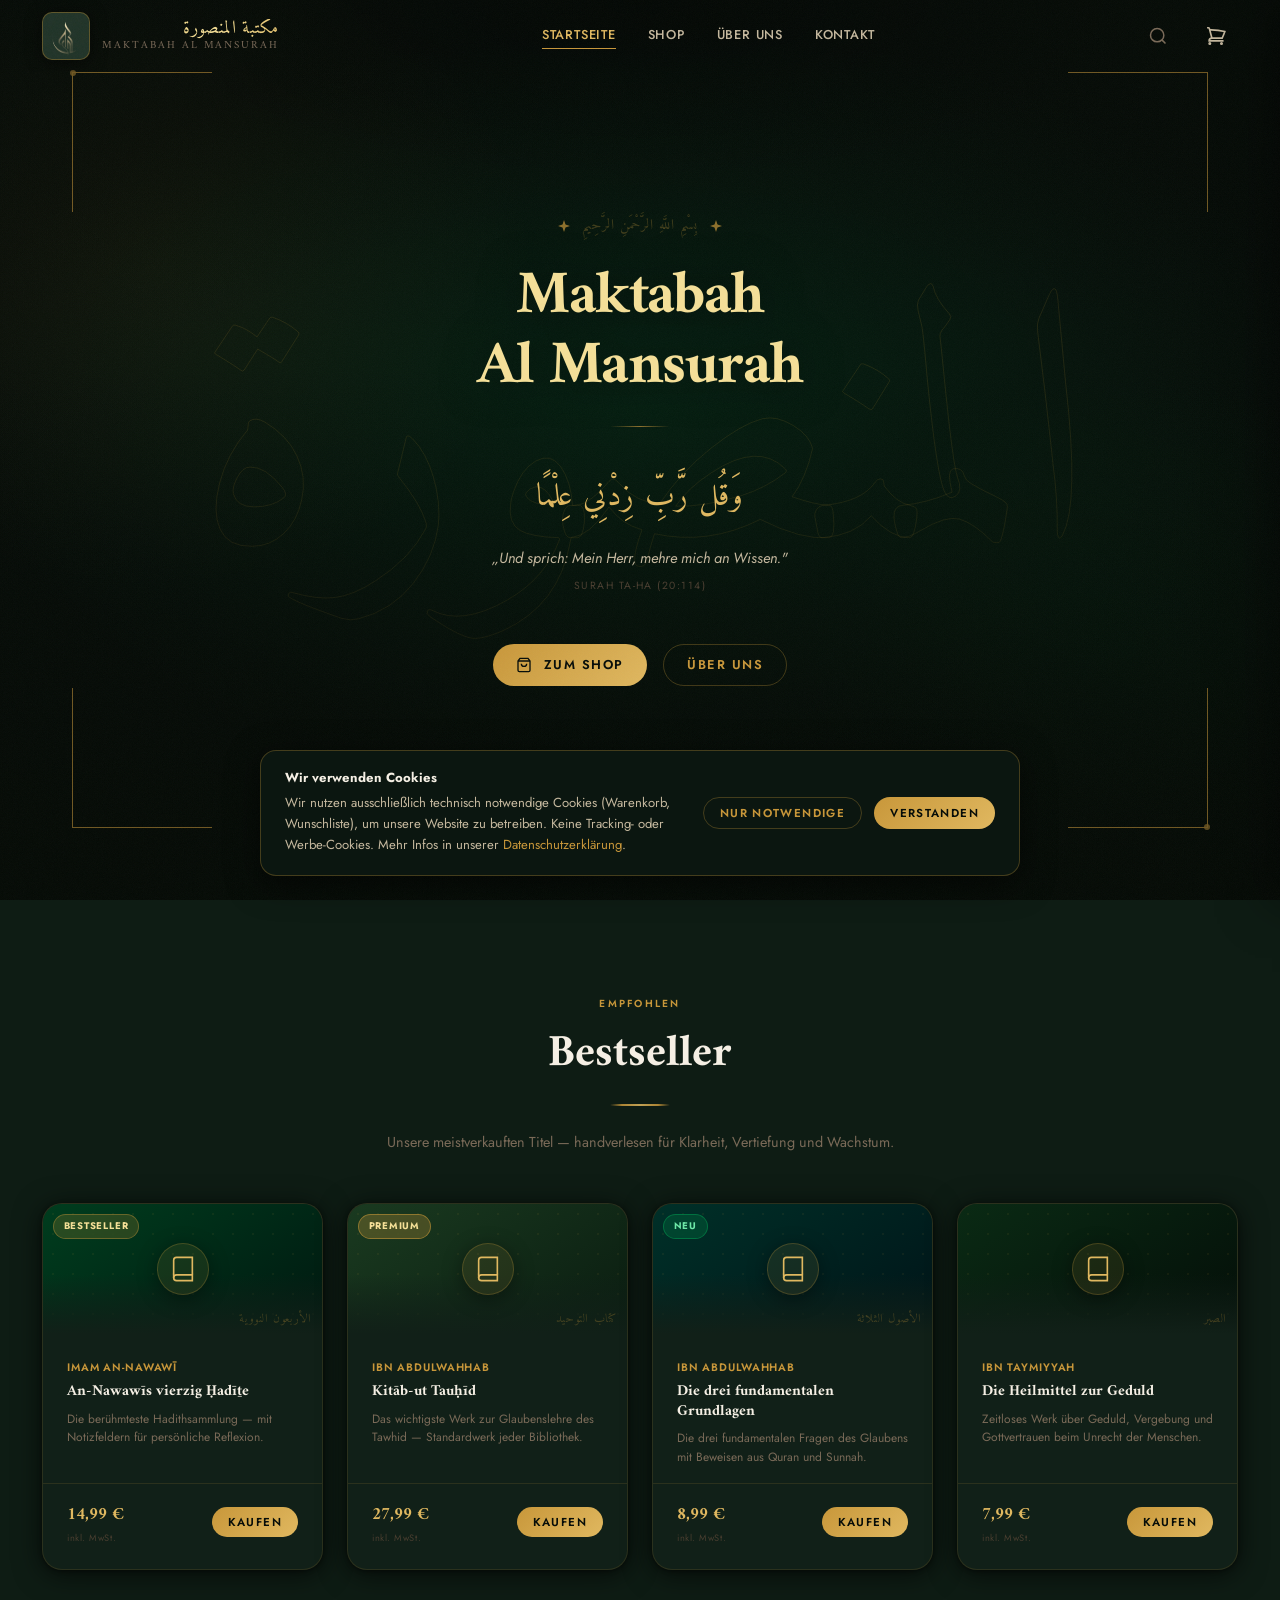
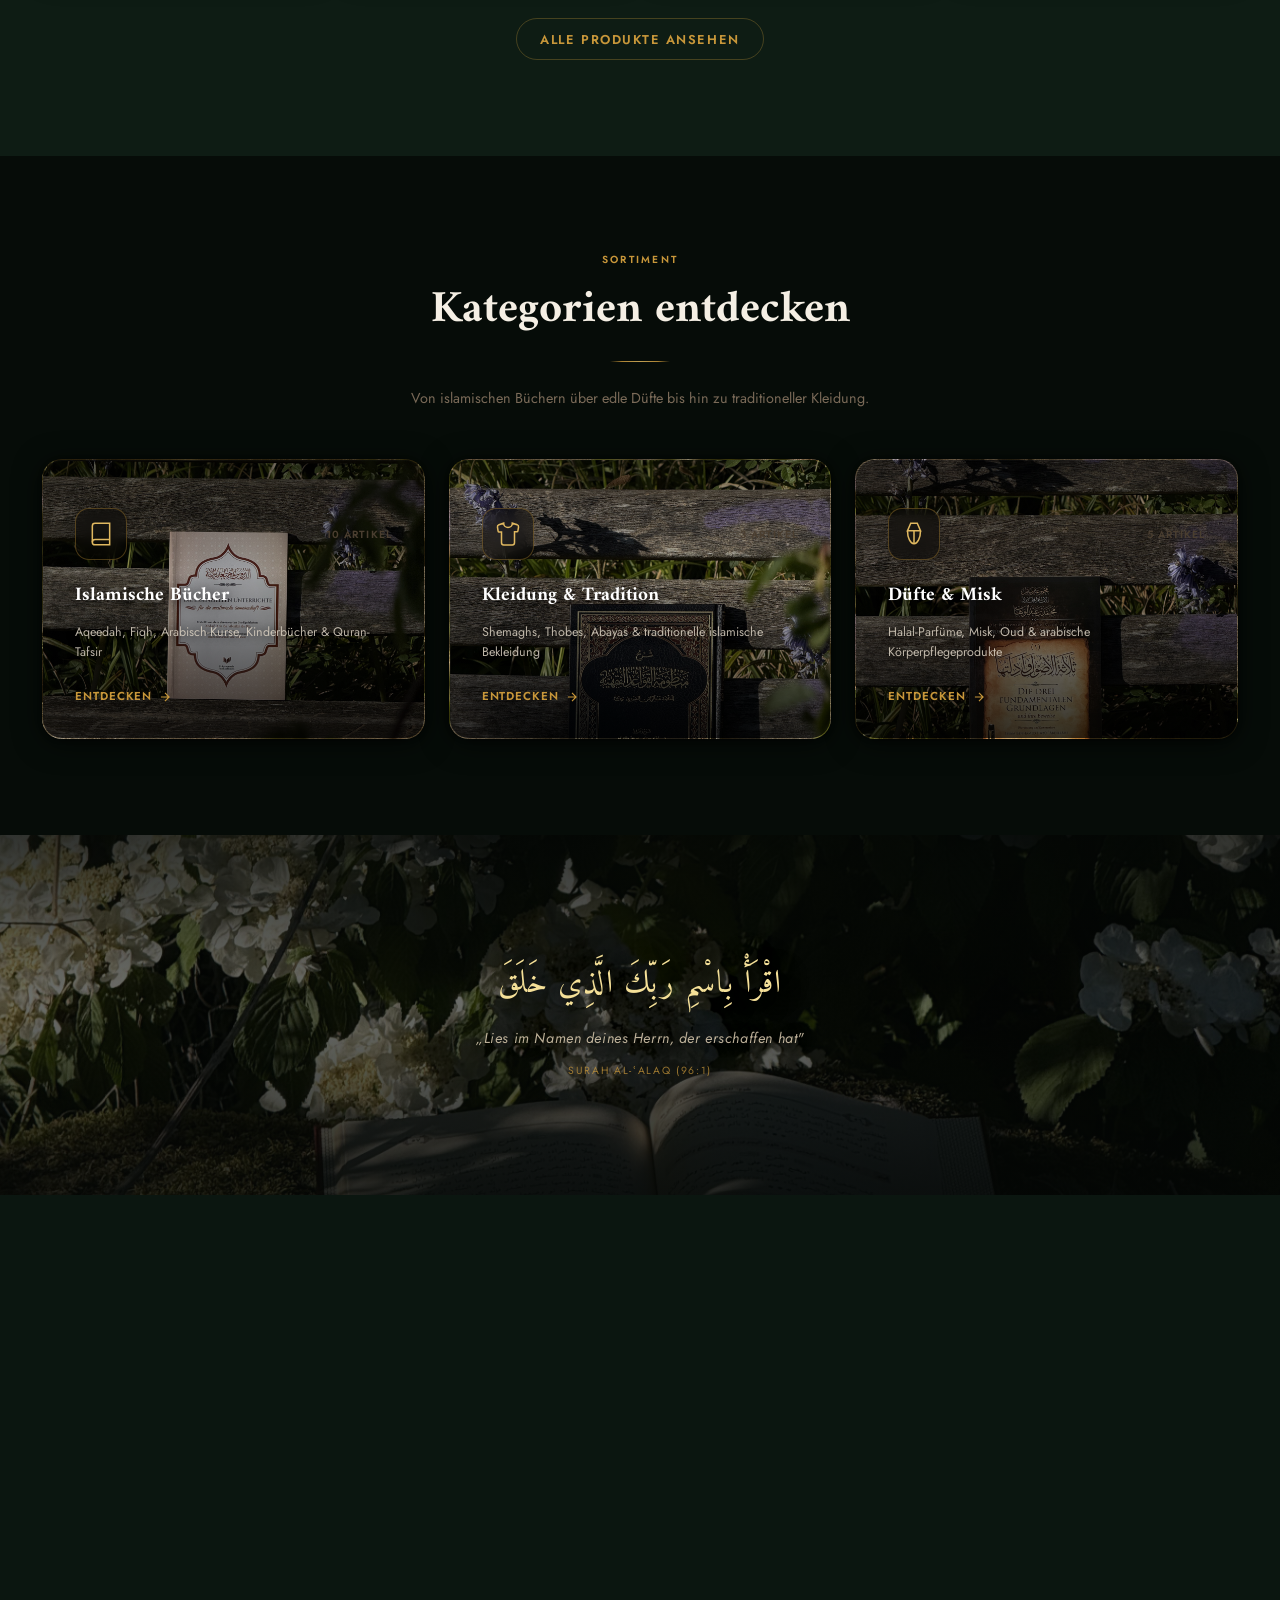
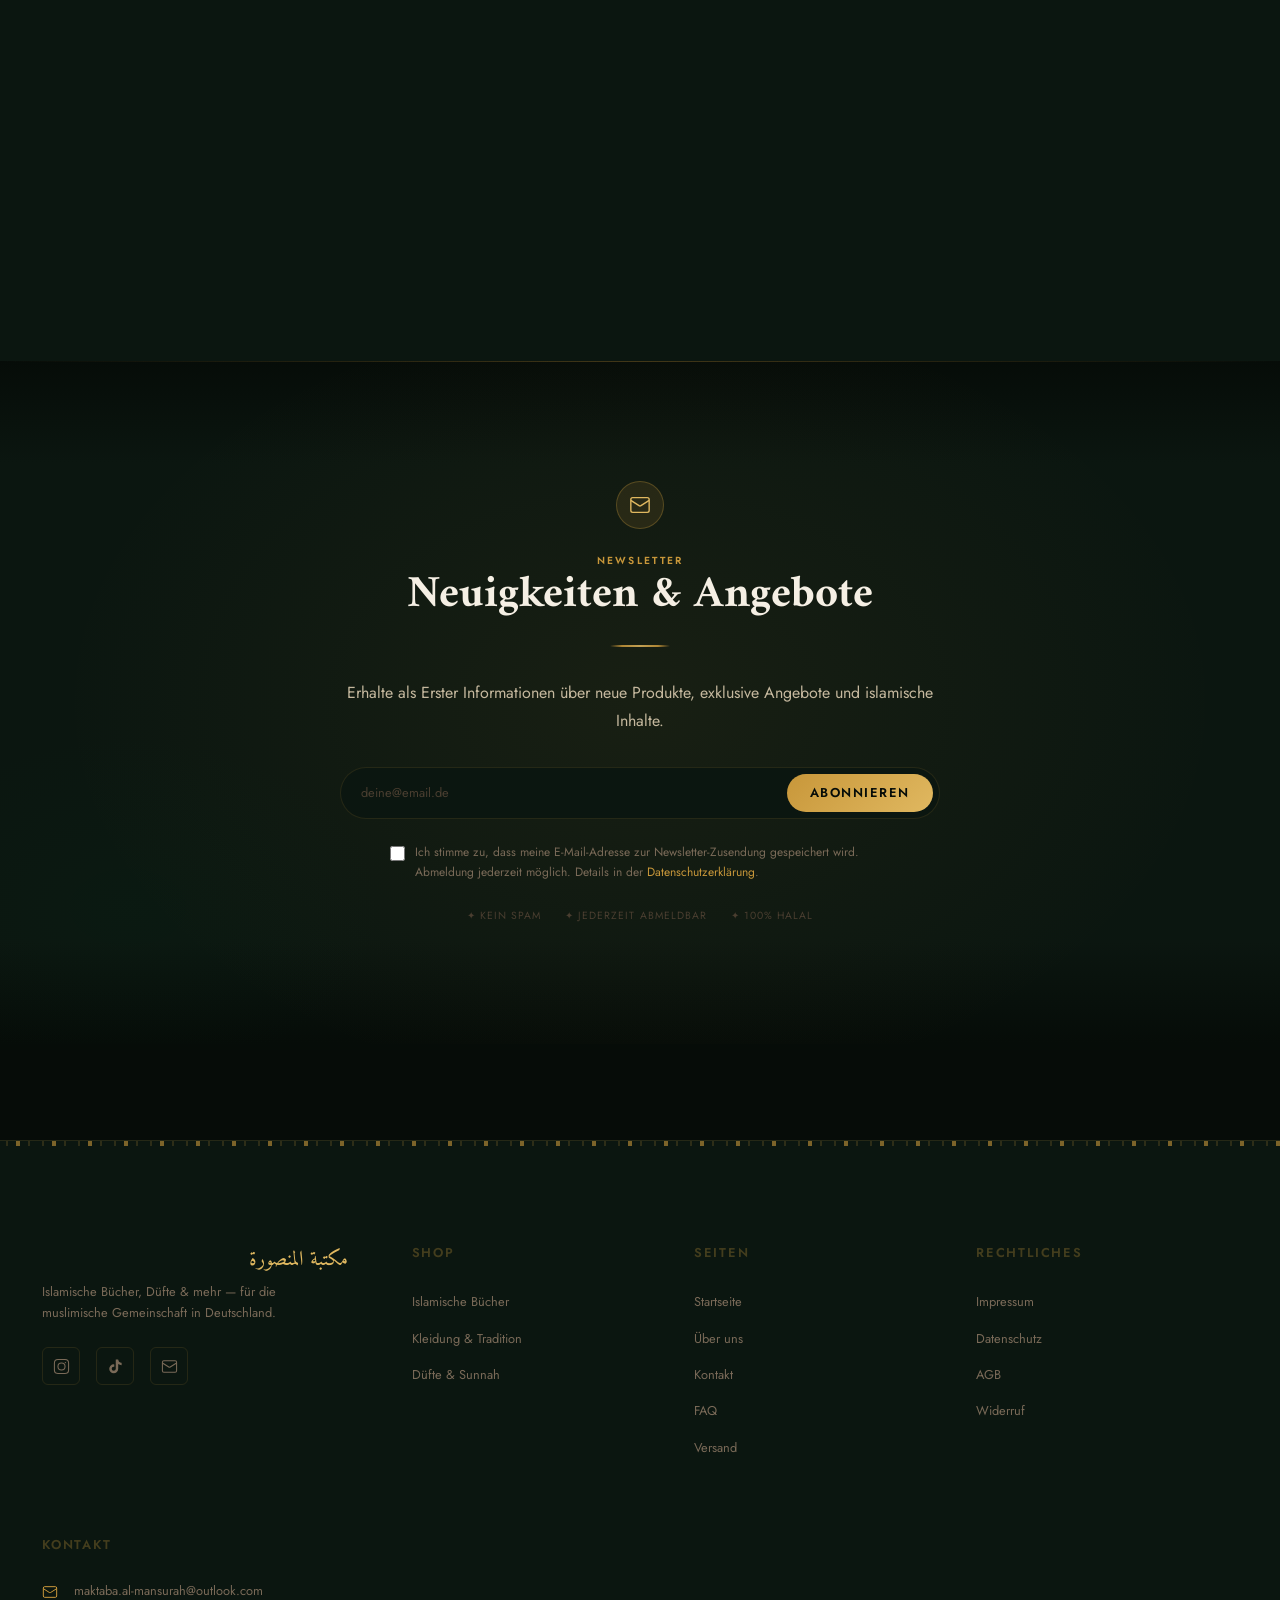
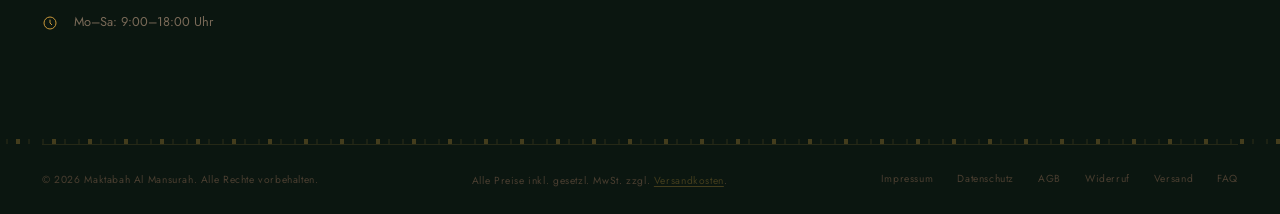
<file: index.html>
<!DOCTYPE html>
<html lang="de">
<head>
  <meta charset="UTF-8">
  <meta name="viewport" content="width=device-width, initial-scale=1.0">
  <meta name="description" content="Maktabah Al Mansurah — Islamische Bücher, Parfüm, Miswak, Abayas und mehr. Ihr islamischer Online-Shop in Deutschland.">
  <title>Maktabah Al Mansurah — Islamische Bibliothek</title>

  <!-- ═══════════════════════════════════════════
       SEO — Open Graph & Twitter Card
  ════════════════════════════════════════════════ -->
  <meta property="og:type"        content="website">
  <meta property="og:site_name"   content="Maktabah Al Mansurah">
  <meta property="og:locale"      content="de_DE">
  <meta property="og:title"       content="Maktabah Al Mansurah — Islamische Bibliothek">
  <meta property="og:description" content="Islamische Bücher, Parfüm, Miswak, Abayas und mehr. Ihr islamischer Online-Shop in Deutschland.">
  <meta property="og:image"       content="https://maktabah-al-mansurah.vercel.app/og-image.jpg">
  <meta property="og:image:width" content="1200">
  <meta property="og:image:height" content="630">
  <meta property="og:url"         content="https://maktabah-al-mansurah.vercel.app/">
  <meta name="twitter:card"        content="summary_large_image">
  <meta name="twitter:title"       content="Maktabah Al Mansurah — Islamische Bibliothek">
  <meta name="twitter:description" content="Islamische Bücher, Parfüm, Miswak, Abayas und mehr. Ihr islamischer Online-Shop in Deutschland.">
  <meta name="twitter:image"       content="https://maktabah-al-mansurah.vercel.app/og-image.jpg">

  <link rel="icon" type="image/png" href="MAM.logo.png">
  <link rel="apple-touch-icon" href="MAM.logo.png">

  <!-- ═══════════════════════════════════════════
       Schema.org — BookStore Structured Data
  ════════════════════════════════════════════════ -->
  <script type="application/ld+json">
  {
    "@context": "https://schema.org",
    "@type": "BookStore",
    "name": "Maktabah Al Mansurah",
    "alternateName": "مكتبة المنصورة",
    "url": "https://maktabah-al-mansurah.vercel.app/",
    "logo": "https://maktabah-al-mansurah.vercel.app/MAM.logo.png",
    "description": "Islamische Bücher, Parfüm, Miswak, Abayas und mehr. Ihr islamischer Online-Shop in Deutschland.",
    "sameAs": [
      "https://instagram.com/al_mansurah.de",
      "https://tiktok.com/@al.mansurah.de"
    ],
    "contactPoint": {
      "@type": "ContactPoint",
      "email": "maktaba.al-mansurah@outlook.com",
      "contactType": "customer service",
      "availableLanguage": ["German", "Arabic"]
    },
    "address": {
      "@type": "PostalAddress",
      "addressCountry": "DE"
    }
  }
  </script>

  <link rel="preload" href="assets/css/base.css" as="style">
  <link rel="preload" href="assets/css/layout.css" as="style">
  <link rel="preload" href="MAM.logo.png" as="image" fetchpriority="high">
  <link rel="stylesheet" href="assets/css/base.css">
  <link rel="stylesheet" href="assets/css/animations.css">
  <link rel="stylesheet" href="assets/css/patterns.css">
  <link rel="stylesheet" href="assets/css/layout.css">
  <link rel="stylesheet" href="assets/css/components.css">
  <link rel="stylesheet" href="assets/css/homepage.css">
</head>
<body>

<!-- ═══════════════════════════════════════════
     SVG-SPRITE — Wiederverwendbare Icons
     Einbinden per: <svg><use href="#icon-NAME"/></svg>
     Ersetzbar: alle Mail-SVGs im Footer/Newsletter,
                alle Buch-SVGs in Produkt-/Kategoriekarten
════════════════════════════════════════════════ -->
<svg xmlns="http://www.w3.org/2000/svg" aria-hidden="true" focusable="false"
     style="display:none;position:absolute;width:0;height:0;overflow:hidden;">
  <defs>
    <!-- Buch-Icon (verwendet in Produktkarten, Hero-CTA, Kategoriekarten) -->
    <symbol id="icon-book" viewBox="0 0 24 24" fill="none" stroke="currentColor" stroke-width="1.4">
      <path d="M4 19.5A2.5 2.5 0 0 1 6.5 17H20"/>
      <path d="M6.5 2H20v20H6.5A2.5 2.5 0 0 1 4 19.5v-15A2.5 2.5 0 0 1 6.5 2z"/>
    </symbol>
    <!-- Mail-Icon (verwendet in Newsletter-Section, Footer-Kontakt, Social-Links) -->
    <symbol id="icon-mail" viewBox="0 0 24 24" fill="none" stroke="currentColor" stroke-width="1.5">
      <rect x="2" y="4" width="20" height="16" rx="2"/>
      <path d="m22 7-8.97 5.7a1.94 1.94 0 0 1-2.06 0L2 7"/>
    </symbol>
    <!-- Warenkorb-Icon (verwendet im Header) -->
    <symbol id="icon-cart" viewBox="0 0 24 24" fill="none" stroke="currentColor" stroke-width="1.8">
      <path d="M2.25 3h1.386c.51 0 .955.343 1.087.835l.383 1.437M7.5 14.25a3 3 0 0 0-3 3h15.75m-12.75-3h11.218c1.121-2.3 2.1-4.684 2.924-7.138a60.114 60.114 0 0 0-16.536-1.84M7.5 14.25 5.106 5.272M6 20.25a.75.75 0 1 1-1.5 0 .75.75 0 0 1 1.5 0Zm12.75 0a.75.75 0 1 1-1.5 0 .75.75 0 0 1 1.5 0Z"/>
    </symbol>
    <!-- Pfeil-Icon (verwendet in Kategorie-CTAs) -->
    <symbol id="icon-arrow-right" viewBox="0 0 24 24" fill="none" stroke="currentColor" stroke-width="2">
      <path d="M5 12h14M12 5l7 7-7 7"/>
    </symbol>
    <!-- Schließen-Icon (Mobile-Nav, Warenkorb) -->
    <symbol id="icon-x" viewBox="0 0 24 24" fill="none" stroke="currentColor" stroke-width="2">
      <path d="M6 18 18 6M6 6l12 12"/>
    </symbol>
    <!-- Chevron-Down (Hero-Scroll-Indikator) -->
    <symbol id="icon-chevron-down" viewBox="0 0 24 24" fill="none" stroke="currentColor" stroke-width="2">
      <path d="m19 9-7 7-7-7"/>
    </symbol>
    <!-- Kleidung-Icon (Kategoriekarte Kleidung) -->
    <symbol id="icon-tshirt" viewBox="0 0 24 24" fill="none" stroke="currentColor" stroke-width="1.4">
      <path d="M20.38 3.46 16 2a4 4 0 0 1-8 0L3.62 3.46a2 2 0 0 0-1.34 2.23l.58 3.57a1 1 0 0 0 .99.84H6v10c0 1.1.9 2 2 2h8a2 2 0 0 0 2-2V10h2.15a1 1 0 0 0 .99-.84l.58-3.57a2 2 0 0 0-1.34-2.23z"/>
    </symbol>
    <!-- Parfüm-Icon (Kategoriekarte Düfte) -->
    <symbol id="icon-perfume" viewBox="0 0 24 24" fill="none" stroke="currentColor" stroke-width="1.4">
      <path d="M9 2h6l3 7H6L9 2z"/>
      <path d="M6 9c0 6.627 2.686 12 6 12s6-5.373 6-12"/>
      <line x1="12" y1="9" x2="12" y2="21"/>
    </symbol>
    <!-- Einkaufstasche-Icon (Hero-CTA) -->
    <symbol id="icon-bag" viewBox="0 0 24 24" fill="none" stroke="currentColor" stroke-width="2">
      <path d="M6 2 3 6v14a2 2 0 0 0 2 2h14a2 2 0 0 0 2-2V6l-3-4z"/>
      <line x1="3" y1="6" x2="21" y2="6"/>
      <path d="M16 10a4 4 0 0 1-8 0"/>
    </symbol>
    <!-- Instagram-Icon (Footer Social) -->
    <symbol id="icon-instagram" viewBox="0 0 24 24" fill="none" stroke="currentColor" stroke-width="1.5">
      <rect x="2" y="2" width="20" height="20" rx="5"/>
      <circle cx="12" cy="12" r="5"/>
      <circle cx="17.5" cy="6.5" r="1" fill="currentColor" stroke="none"/>
    </symbol>
    <!-- TikTok-Icon (Footer Social) -->
    <symbol id="icon-tiktok" viewBox="0 0 24 24" fill="currentColor">
      <path d="M19.59 6.69a4.83 4.83 0 01-3.77-4.25V2h-3.45v13.67a2.89 2.89 0 01-2.88 2.5 2.89 2.89 0 01-2.89-2.89 2.89 2.89 0 012.89-2.89c.28 0 .54.04.79.1V9.01a6.33 6.33 0 00-.79-.05 6.34 6.34 0 00-6.34 6.34 6.34 6.34 0 006.34 6.34 6.34 6.34 0 006.33-6.34V8.56a8.28 8.28 0 004.84 1.54V6.64a4.85 4.85 0 01-1.07.05z"/>
    </symbol>
    <!-- Uhr-Icon (Footer Kontakt Öffnungszeiten) -->
    <symbol id="icon-clock" viewBox="0 0 24 24" fill="none" stroke="currentColor" stroke-width="1.5">
      <path d="M12 21a9 9 0 1 0 0-18 9 9 0 0 0 0 18Z"/>
      <path d="M12 7v5l3 3"/>
    </symbol>
  </defs>
</svg>
<!-- Beispiel-Verwendung: <svg width="26" height="26"><use href="#icon-book"/></svg> -->

<div id="scrollProgress" aria-hidden="true"></div>

<!-- ═══════════════════════════════════════════
     HEADER
════════════════════════════════════════════════ -->
<header class="site-header" id="siteHeader" role="banner">
  <div class="header-inner">

    <a href="index.html" class="brand" aria-label="Maktabah Al Mansurah – Startseite">
      <span class="brand-logo-wrap">
        <!-- PLATZHALTER: width/height anpassen falls Logo-Datei andere Maße hat -->
        <img src="MAM.logo.png" alt="Maktabah Al Mansurah Logo" class="brand-logo" width="48" height="48">
      </span>
      <span class="brand-text">
        <span class="brand-arabic brand-shimmer">مكتبة المنصورة</span>
        <span class="brand-latin">Maktabah Al Mansurah</span>
      </span>
    </a>

    <nav class="nav-primary" role="navigation" aria-label="Hauptnavigation">
      <a href="index.html">Startseite</a>
      <a href="shop.html">Shop</a>
      <a href="about.html">Über uns</a>
      <a href="contact.html">Kontakt</a>
    </nav>

    <div class="header-actions">
      <button class="cart-trigger" id="cartTrigger" aria-label="Warenkorb öffnen">
        <svg width="22" height="22" aria-hidden="true"><use href="#icon-cart"/></svg>
        <span class="cart-badge hidden" id="cartBadge" aria-live="polite" aria-atomic="true"><span class="visually-hidden">Artikel im Warenkorb:</span>0</span>
      </button>
      <button class="nav-toggle" id="navToggle" aria-label="Menü öffnen" aria-expanded="false" aria-controls="mobileNav">
        <span></span><span></span><span></span>
      </button>
    </div>

  </div>
</header>

<!-- ═══════════════════════════════════════════
     MOBILE NAV
════════════════════════════════════════════════ -->
<div class="mobile-nav-overlay" id="menuOverlay" aria-hidden="true"></div>
<nav class="mobile-nav" id="mobileNav" aria-label="Mobile Navigation" aria-hidden="true">
  <div class="mobile-nav__header">
    <a href="index.html" class="brand">
      <span class="brand-arabic mobile-nav__brand-arabic">مكتبة المنصورة</span>
    </a>
    <button class="mobile-nav__close" id="mobileNavClose" aria-label="Menü schließen">
      <svg viewBox="0 0 24 24" aria-hidden="true"><use href="#icon-x"/></svg>
    </button>
  </div>
  <div class="mobile-nav__links">
    <a href="index.html">Startseite</a>
    <a href="shop.html">Shop</a>
    <a href="about.html">Über uns</a>
    <a href="contact.html">Kontakt</a>
  </div>
  <div class="mobile-nav__footer">
    <p class="mobile-nav__arabic">بِسْمِ اللَّهِ الرَّحْمَنِ الرَّحِيمِ</p>
  </div>
</nav>

<!-- CART DRAWER -->
<div class="cart-overlay" id="cartOverlay" aria-hidden="true"></div>
<aside class="cart-drawer" id="cartDrawer" aria-label="Warenkorb" aria-hidden="true">
  <div class="cart-drawer__header">
    <h2 class="cart-drawer__title">Warenkorb</h2>
    <button class="cart-drawer__close" id="cartClose" aria-label="Warenkorb schließen"><svg viewBox="0 0 24 24" aria-hidden="true"><use href="#icon-x"/></svg></button>
  </div>
  <div class="cart-drawer__items">
    <!-- Leer-Zustand: wird per JS ausgeblendet sobald Items vorhanden sind -->
    <div class="cart-drawer__empty" id="cartEmptyState">
      <svg width="44" height="44" aria-hidden="true"><use href="#icon-cart"/></svg>
      <p>Dein Warenkorb ist leer</p>
      <a href="shop.html" class="btn btn-ghost btn-sm">Zum Shop</a>
    </div>
  </div>
  <div class="cart-drawer__footer">
    <div class="cart-drawer__subtotal"><span>Zwischensumme</span><strong class="cart-drawer__total-amount">0,00 €</strong></div>
    <a href="checkout.html" class="btn btn-primary btn-full">Zur Kasse</a>
    <p class="cart-drawer__note">Versandkosten werden an der Kasse berechnet.</p>
  </div>
</aside>

<!-- ═══════════════════════════════════════════
     HERO
════════════════════════════════════════════════ -->
<main id="main-content">
<section class="hero hero--minimal" aria-label="Willkommen">

  <div class="hero-ambient" aria-hidden="true"></div>
  <div class="hero-grid" aria-hidden="true"></div>
  <div class="hero-calligraphy" aria-hidden="true">المنصورة</div>
  <div class="book-leaves" aria-hidden="true">
    <span class="book-leaf"></span>
    <span class="book-leaf"></span>
    <span class="book-leaf"></span>
    <span class="book-leaf"></span>
    <span class="book-leaf"></span>
    <span class="book-leaf"></span>
    <span class="book-leaf"></span>
    <span class="book-leaf"></span>
    <span class="book-leaf"></span>
    <span class="book-leaf"></span>
  </div>
  <div class="hero-vignette" aria-hidden="true"></div>

  <!-- Corner ornaments -->
  <div class="hero-corner-tl" aria-hidden="true"></div>
  <div class="hero-corner-br" aria-hidden="true"></div>
  <div class="hero-corner-tr" aria-hidden="true"></div>
  <div class="hero-corner-bl" aria-hidden="true"></div>

  <div class="hero__content">

    <div class="hero-ornament-row hero-eyebrow" aria-hidden="true">
      <svg width="12" height="12" viewBox="0 0 12 12" fill="currentColor" class="hero-ornament-star" aria-hidden="true"><polygon points="6,0 7.5,4.5 12,6 7.5,7.5 6,12 4.5,7.5 0,6 4.5,4.5"/></svg>
      <span class="hero-ornament-arabic">بِسْمِ اللَّهِ الرَّحْمَنِ الرَّحِيمِ</span>
      <svg width="12" height="12" viewBox="0 0 12 12" fill="currentColor" class="hero-ornament-star" aria-hidden="true"><polygon points="6,0 7.5,4.5 12,6 7.5,7.5 6,12 4.5,7.5 0,6 4.5,4.5"/></svg>
    </div>

    <h1 class="hero-title">
  <span class="visually-hidden">Maktabah Al Mansurah</span>
  <span aria-hidden="true">Maktabah<br>Al Mansurah</span>
</h1>

    <span class="hero-gold-line" aria-hidden="true"></span>

    <div class="hero-verse-block">
      <p class="hero-verse-ar" lang="ar">وَقُل رَّبِّ زِدْنِي عِلْمًا</p>
      <p class="hero-verse-de">„Und sprich: Mein Herr, mehre mich an Wissen."</p>
      <p class="hero-verse-src">Surah Ta-Ha (20:114)</p>
    </div>

    <div class="hero-cta-group hero-cta">
      <a href="shop.html" class="btn btn-primary">
        <svg width="16" height="16" class="btn__icon" aria-hidden="true"><use href="#icon-bag"/></svg>
        Zum Shop
      </a>
      <a href="about.html" class="btn btn-ghost">Über uns</a>
    </div>


  </div>

  <!-- Scroll-Indikator: anklickbar + Tastatur-bedienbar (Enter/Space) -->
  <a href="#bestseller"
     class="hero-scroll-indicator hero-scroll"
     id="heroScrollBtn"
     aria-label="Zur Bestseller-Sektion scrollen">
    <svg viewBox="0 0 24 24" aria-hidden="true"><use href="#icon-chevron-down"/></svg>
    <span>Entdecken</span>
  </a>

</section>


<!-- ═══════════════════════════════════════════
     BESTSELLER
════════════════════════════════════════════════ -->
<section class="section" id="bestseller" aria-label="Bestseller">
  <div class="container">
    <div class="section-header text-center" data-reveal>
      <span class="eyebrow">Empfohlen</span>
      <h2>Bestseller</h2>
      <div class="gold-line gold-line--center"></div>
      <p class="section-header__lead">Unsere meistverkauften Titel — handverlesen für Klarheit, Vertiefung und Wachstum.</p>
    </div>
    <div class="hp-product-grid" data-reveal>

      <div class="hp-product-card" data-reveal-delay="1">
        <div class="hp-product-card__visual hp-visual--emerald">
          <span class="hp-product-card__badge hp-badge--bestseller">Bestseller</span>
          <div class="hp-visual__icon">
            <svg width="28" height="28" aria-hidden="true"><use href="#icon-book"/></svg>
          </div>
          <span class="hp-visual__arabic" aria-hidden="true">الأربعون النووية</span>
        </div>
        <div class="hp-product-card__body">
          <p class="hp-product-card__subtitle">Imam an-Nawawī</p>
          <h3 class="hp-product-card__name">An-Nawawīs vierzig Ḥadīṯe</h3>
          <p class="hp-product-card__desc">Die berühmteste Hadithsammlung — mit Notizfeldern für persönliche Reflexion.</p>
        </div>
        <div class="hp-product-card__footer">
          <div>
            <span class="hp-product-card__price">14,99 €</span>
            <span class="hp-product-card__vat">inkl. MwSt.</span>
          </div>
          <button class="btn btn-primary btn-sm hp-add-btn" data-product-id="2">Kaufen</button>
        </div>
      </div>

      <div class="hp-product-card" data-reveal-delay="2">
        <div class="hp-product-card__visual hp-visual--gold">
          <span class="hp-product-card__badge hp-badge--premium">Premium</span>
          <div class="hp-visual__icon">
            <svg width="28" height="28" aria-hidden="true"><use href="#icon-book"/></svg>
          </div>
          <span class="hp-visual__arabic" aria-hidden="true">كتاب التوحيد</span>
        </div>
        <div class="hp-product-card__body">
          <p class="hp-product-card__subtitle">Ibn Abdulwahhab</p>
          <h3 class="hp-product-card__name">Kitāb-ut Tauḥīd</h3>
          <p class="hp-product-card__desc">Das wichtigste Werk zur Glaubenslehre des Tawhid — Standardwerk jeder Bibliothek.</p>
        </div>
        <div class="hp-product-card__footer">
          <div>
            <span class="hp-product-card__price">27,99 €</span>
            <span class="hp-product-card__vat">inkl. MwSt.</span>
          </div>
          <button class="btn btn-primary btn-sm hp-add-btn" data-product-id="6">Kaufen</button>
        </div>
      </div>

      <div class="hp-product-card" data-reveal-delay="3">
        <div class="hp-product-card__visual hp-visual--teal">
          <span class="hp-product-card__badge hp-badge--neu">Neu</span>
          <div class="hp-visual__icon">
            <svg width="28" height="28" aria-hidden="true"><use href="#icon-book"/></svg>
          </div>
          <span class="hp-visual__arabic" aria-hidden="true">الأصول الثلاثة</span>
        </div>
        <div class="hp-product-card__body">
          <p class="hp-product-card__subtitle">Ibn Abdulwahhab</p>
          <h3 class="hp-product-card__name">Die drei fundamentalen Grundlagen</h3>
          <p class="hp-product-card__desc">Die drei fundamentalen Fragen des Glaubens mit Beweisen aus Quran und Sunnah.</p>
        </div>
        <div class="hp-product-card__footer">
          <div>
            <span class="hp-product-card__price">8,99 €</span>
            <span class="hp-product-card__vat">inkl. MwSt.</span>
          </div>
          <button class="btn btn-primary btn-sm hp-add-btn" data-product-id="5">Kaufen</button>
        </div>
      </div>

      <div class="hp-product-card" data-reveal-delay="4">
        <div class="hp-product-card__visual hp-visual--sienna">
          <div class="hp-visual__icon">
            <svg width="28" height="28" aria-hidden="true"><use href="#icon-book"/></svg>
          </div>
          <span class="hp-visual__arabic" aria-hidden="true">الصبر</span>
        </div>
        <div class="hp-product-card__body">
          <p class="hp-product-card__subtitle">Ibn Taymiyyah</p>
          <h3 class="hp-product-card__name">Die Heilmittel zur Geduld</h3>
          <p class="hp-product-card__desc">Zeitloses Werk über Geduld, Vergebung und Gottvertrauen beim Unrecht der Menschen.</p>
        </div>
        <div class="hp-product-card__footer">
          <div>
            <span class="hp-product-card__price">7,99 €</span>
            <span class="hp-product-card__vat">inkl. MwSt.</span>
          </div>
          <button class="btn btn-primary btn-sm hp-add-btn" data-product-id="1">Kaufen</button>
        </div>
      </div>

    </div>
    <div class="section-footer-cta" data-reveal>
      <a href="shop.html" class="btn btn-ghost">Alle Produkte ansehen</a>
    </div>
  </div>
</section>




<!-- ═══════════════════════════════════════════
     KATEGORIEN ENTDECKEN
════════════════════════════════════════════════ -->
<section class="section" aria-label="Kategorien">
  <div class="container">
    <div class="section-header text-center" data-reveal>
      <span class="eyebrow">Sortiment</span>
      <h2>Kategorien entdecken</h2>
      <div class="gold-line gold-line--center"></div>
      <p class="section-header__lead">Von islamischen Büchern über edle Düfte bis hin zu traditioneller Kleidung.</p>
    </div>
    <div class="cat-grid" data-reveal>

      <a href="shop.html?cat=buecher" class="cat-card cat-card--books" data-bg="url('bilder/IMG_IB.jpg')">
        <div class="cat-card__overlay" aria-hidden="true"></div>
        <div class="cat-card__glow" aria-hidden="true"></div>
        <div class="cat-card__top">
          <div class="cat-card__icon">
            <svg width="26" height="26" aria-hidden="true"><use href="#icon-book"/></svg>
          </div>
          <span class="cat-card__count" data-count-category="buecher">14 Artikel</span>
        </div>
        <h3 class="cat-card__title">Islamische Bücher</h3>
        <p class="cat-card__desc">Aqeedah, Fiqh, Arabisch-Kurse, Kinderbücher & Quran-Tafsir</p>
        <span class="cat-card__cta">
          Entdecken
          <svg width="14" height="14" aria-hidden="true"><use href="#icon-arrow-right"/></svg>
        </span>
      </a>

      <a href="shop.html?cat=kleidung" class="cat-card cat-card--kleidung" data-bg="url('bilder/IMG_SB.jpg')">
        <div class="cat-card__overlay" aria-hidden="true"></div>
        <div class="cat-card__glow" aria-hidden="true"></div>
        <div class="cat-card__top">
          <div class="cat-card__icon">
            <svg width="26" height="26" aria-hidden="true"><use href="#icon-tshirt"/></svg>
          </div>
          <span class="cat-card__count" data-count-category="kleidung">8 Artikel</span>
        </div>
        <h3 class="cat-card__title">Kleidung & Tradition</h3>
        <p class="cat-card__desc">Shemaghs, Thobes, Abayas & traditionelle islamische Bekleidung</p>
        <span class="cat-card__cta">
          Entdecken
          <svg width="14" height="14" aria-hidden="true"><use href="#icon-arrow-right"/></svg>
        </span>
      </a>

      <a href="shop.html?cat=duefte" class="cat-card cat-card--duefte" data-bg="url('bilder/IMG_fb.jpg')">
        <div class="cat-card__overlay" aria-hidden="true"></div>
        <div class="cat-card__glow" aria-hidden="true"></div>
        <div class="cat-card__top">
          <div class="cat-card__icon">
            <svg width="26" height="26" aria-hidden="true"><use href="#icon-perfume"/></svg>
          </div>
          <span class="cat-card__count" data-count-category="duefte">5 Artikel</span>
        </div>
        <h3 class="cat-card__title">Düfte & Misk</h3>
        <p class="cat-card__desc">Halal-Parfüme, Misk, Oud & arabische Körperpflegeprodukte</p>
        <span class="cat-card__cta">
          Entdecken
          <svg width="14" height="14" aria-hidden="true"><use href="#icon-arrow-right"/></svg>
        </span>
      </a>

    </div>
  </div>
</section>



<!-- ═══════════════════════════════════════════
     IMAGE BREAK
════════════════════════════════════════════════ -->
<div class="img-break" role="img" aria-label="Islamisches Buch in der Natur">
  <div class="img-break__bg" data-bg="url('bilder/IMG_stein.jpg')"></div>
  <div class="img-break__overlay"></div>
  <div class="img-break__content">
    <span class="img-break__ar" lang="ar">اقْرَأْ بِاسْمِ رَبِّكَ الَّذِي خَلَقَ</span>
    <span class="img-break__de">„Lies im Namen deines Herrn, der erschaffen hat"</span>
    <span class="img-break__src">Surah Al-ʿAlaq (96:1)</span>
  </div>
</div>



<!-- ═══════════════════════════════════════════
     ABOUT TEASER
════════════════════════════════════════════════ -->
<section class="section section--sm section--ink-mid" aria-label="Über uns">
  <div class="container">
    <div class="about-teaser" data-reveal>

      <div class="about-teaser__panel about-geo-panel" data-bg="url('bilder/IMG_2b.jpg')">
        <!-- Photo overlay is handled by .about-teaser__panel::after in CSS -->
        <div class="about-panel-badge" aria-hidden="true">
          <span class="about-panel-badge__ar">مكتبة المنصورة</span>
        </div>
      </div>

      <div class="about-teaser__content">
        <span class="eyebrow">Über uns</span>
        <h2>Al Mansurah — Die Bibliothek der Siegreichen</h2>
        <div class="gold-line"></div>
        <p>
          Diese Plattform entstand nicht aus einem Businessplan — sie entstand aus einem Bedürfnis. Dem Bedürfnis, authentisches islamisches Wissen zugänglich zu machen. Für Familien. Für Suchende. Für die Gemeinde.
        </p>
        <p>
          Wir glauben, dass Wissen verpflichtet — und dass der Zugang dazu ein Geschenk ist, das weitergegeben werden muss.
        </p>
        <a href="about.html" class="btn btn-ghost">Mehr erfahren</a>
      </div>

    </div>
  </div>
</section>



<!-- ═══════════════════════════════════════════
     NEWSLETTER
════════════════════════════════════════════════ -->
<section class="newsletter-section section" aria-label="Newsletter">
  <div class="container">
    <div class="newsletter-inner" data-reveal>

      <div class="newsletter-icon" aria-hidden="true">
        <svg width="22" height="22" aria-hidden="true"><use href="#icon-mail"/></svg>
      </div>

      <span class="eyebrow">Newsletter</span>
      <h2>Neuigkeiten &amp; Angebote</h2>
      <div class="gold-line gold-line--center"></div>
      <p>Erhalte als Erster Informationen über neue Produkte, exklusive Angebote und islamische Inhalte.</p>

      <form class="newsletter-form-row" novalidate aria-label="Newsletter-Anmeldung">
        <input class="form-input" type="email" placeholder="deine@email.de" required aria-label="E-Mail-Adresse">
        <button class="btn btn-primary" type="submit">Abonnieren</button>
      </form>

      <label class="newsletter-gdpr">
        <input type="checkbox" required class="newsletter-gdpr__checkbox">
        <span class="newsletter-gdpr__text">Ich stimme zu, dass meine E-Mail-Adresse zur Newsletter-Zusendung gespeichert wird. Abmeldung jederzeit möglich. Details in der <a href="datenschutz.html">Datenschutzerklärung</a>.</span>
      </label>

      <div class="newsletter-trust" aria-hidden="true">
        <span>✦ Kein Spam</span>
        <span>✦ Jederzeit abmeldbar</span>
        <span>✦ 100% Halal</span>
      </div>

    </div>
  </div>
</section>



</main>

<!-- ═══════════════════════════════════════════
     FOOTER
════════════════════════════════════════════════ -->
<footer class="site-footer" role="contentinfo">
  <div class="footer-geo-band"></div>
  <div class="container">
    <div class="footer-main">

      <div class="footer-brand">
        <p class="footer-brand__name">مكتبة المنصورة</p>
        <p class="footer-brand__tagline">Islamische Bücher, Düfte &amp; mehr — für die muslimische Gemeinschaft in Deutschland.</p>
        <div class="footer-social">
          <a href="https://instagram.com/al_mansurah.de" target="_blank" rel="noopener noreferrer" aria-label="Instagram"><svg viewBox="0 0 24 24" aria-hidden="true"><use href="#icon-instagram"/></svg></a>
          <a href="https://tiktok.com/@al.mansurah.de" target="_blank" rel="noopener noreferrer" aria-label="TikTok"><svg viewBox="0 0 24 24" aria-hidden="true"><use href="#icon-tiktok"/></svg></a>
          <a href="mailto:maktaba.al-mansurah@outlook.com" aria-label="E-Mail"><svg viewBox="0 0 24 24" aria-hidden="true"><use href="#icon-mail"/></svg></a>
        </div>
      </div>
      <div><p class="footer-col-title">Shop</p><ul class="footer-nav-list"><li><a href="shop.html?cat=buecher">Islamische Bücher</a></li><li><a href="shop.html?cat=kleidung">Kleidung &amp; Tradition</a></li><li><a href="shop.html?cat=duefte">Düfte &amp; Sunnah</a></li></ul></div>
      <div><p class="footer-col-title">Seiten</p><ul class="footer-nav-list"><li><a href="index.html">Startseite</a></li><li><a href="about.html">Über uns</a></li><li><a href="contact.html">Kontakt</a></li><li><a href="faq.html">FAQ</a></li><li><a href="versand.html">Versand</a></li></ul></div>
      <div><p class="footer-col-title">Rechtliches</p><ul class="footer-nav-list"><li><a href="impressum.html">Impressum</a></li><li><a href="datenschutz.html">Datenschutz</a></li><li><a href="agb.html">AGB</a></li><li><a href="widerruf.html">Widerruf</a></li></ul></div>
      <div><p class="footer-col-title">Kontakt</p><div class="footer-contact-item"><svg viewBox="0 0 24 24" aria-hidden="true"><use href="#icon-mail"/></svg><span><a href="mailto:maktaba.al-mansurah@outlook.com">maktaba.al-mansurah@outlook.com</a></span></div><div class="footer-contact-item"><svg viewBox="0 0 24 24" aria-hidden="true"><use href="#icon-clock"/></svg><span>Mo–Sa: 9:00–18:00 Uhr</span></div></div>

    </div>
  </div>

  <div class="footer-geo-band footer-geo-band--faded"></div>

  <div class="container">
    <div class="footer-legal">
      <p>© 2026 Maktabah Al Mansurah. Alle Rechte vorbehalten.</p>
      <p class="footer-legal-vat">Alle Preise inkl. gesetzl. MwSt. zzgl. <a href="versand.html">Versandkosten</a>.</p>
      <div class="footer-legal-links"><a href="impressum.html">Impressum</a><a href="datenschutz.html">Datenschutz</a><a href="agb.html">AGB</a><a href="widerruf.html">Widerruf</a><a href="versand.html">Versand</a><a href="faq.html">FAQ</a></div>
    </div>
  </div>
</footer>

<script src="assets/js/animations.js" defer></script>
<script src="assets/js/shop.js" defer></script>
<script src="assets/js/cart.js" defer></script>
<script src="assets/js/main.js" defer></script>
<script src="assets/js/homepage.js" defer></script>
</body>
</html>
</file>
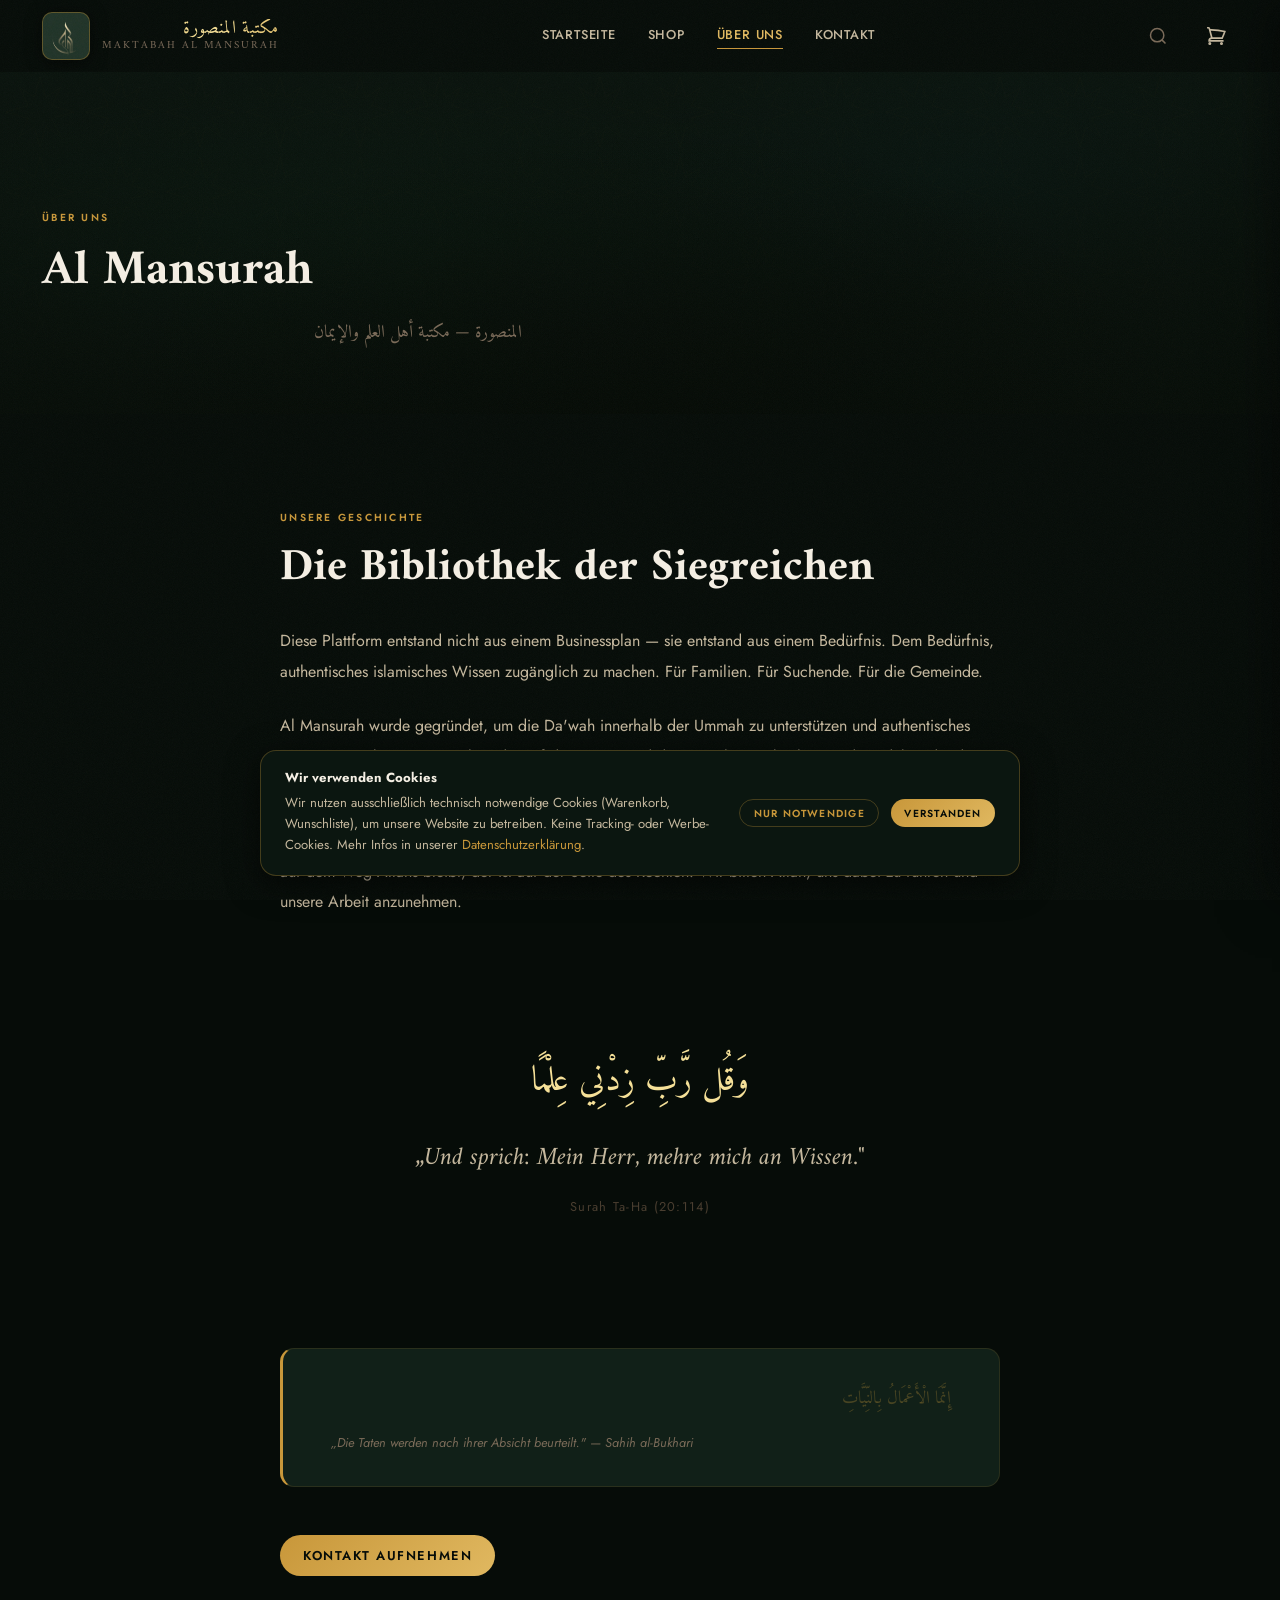
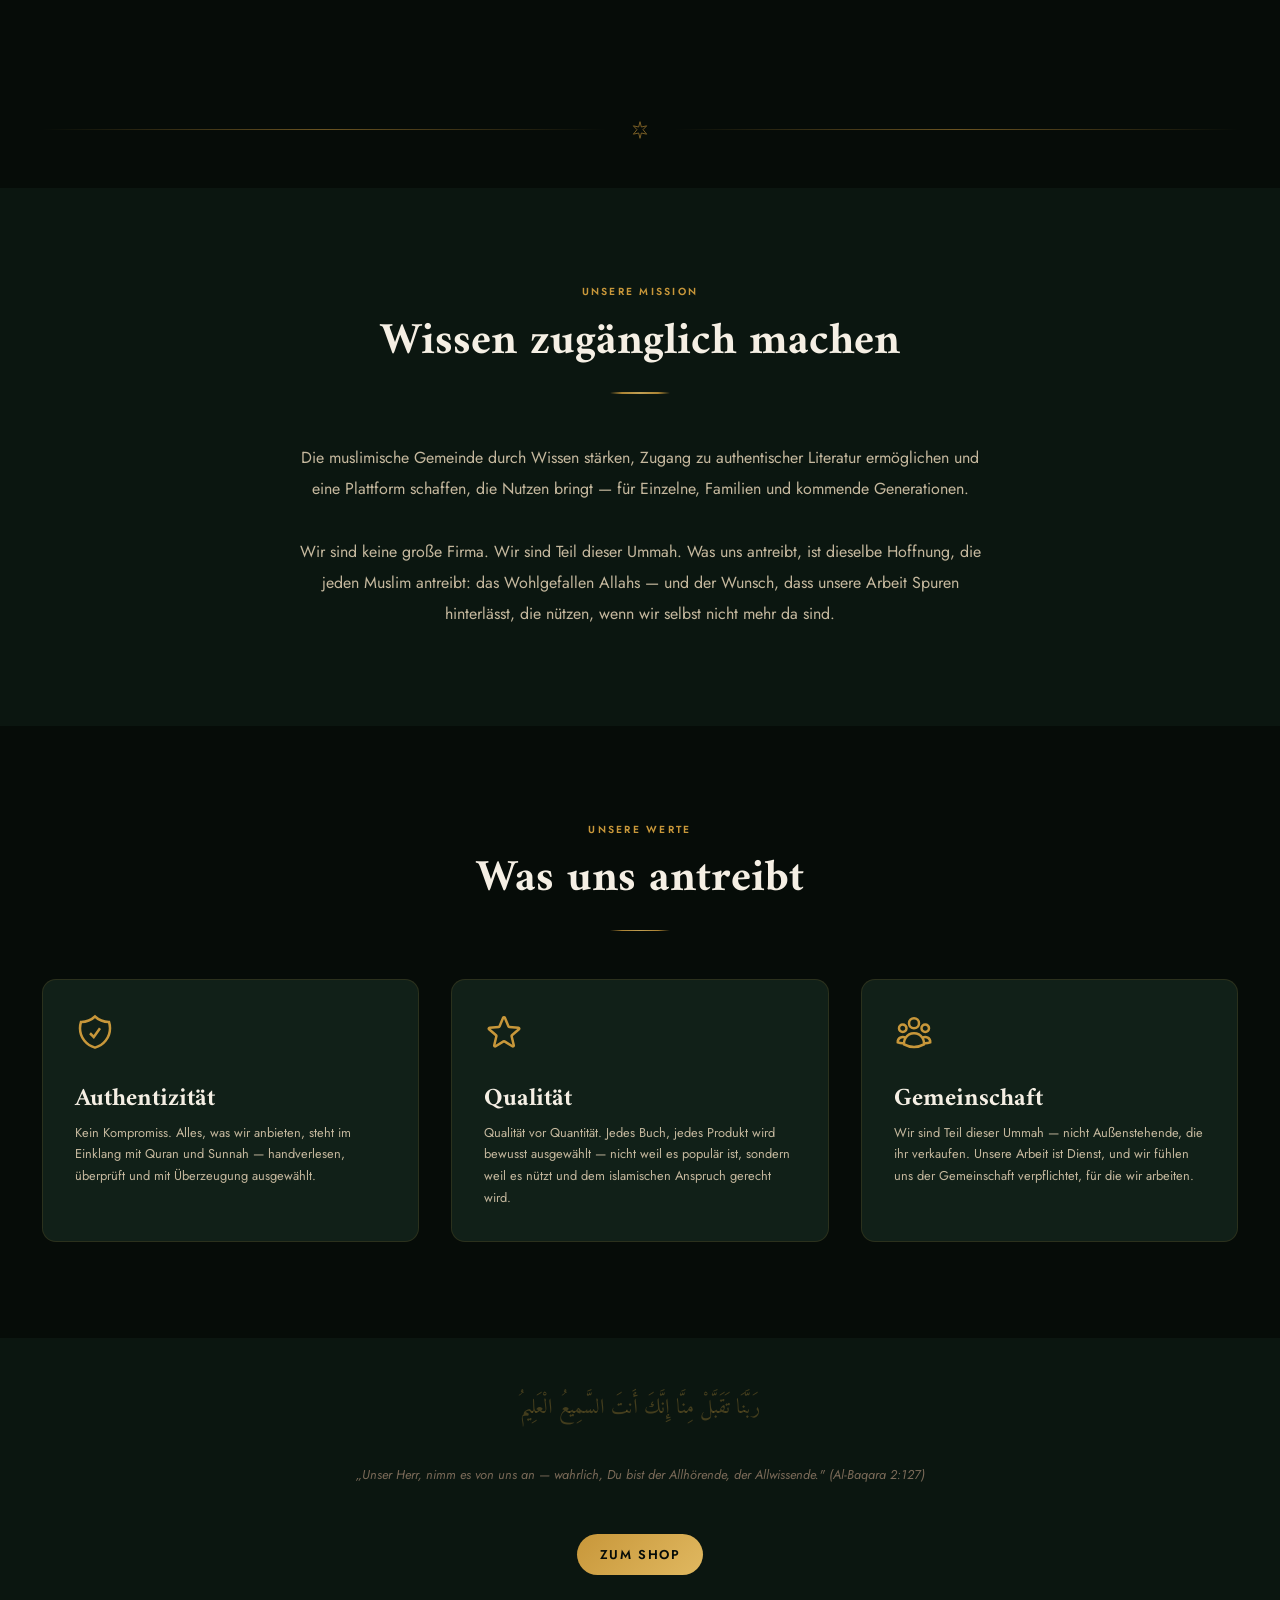
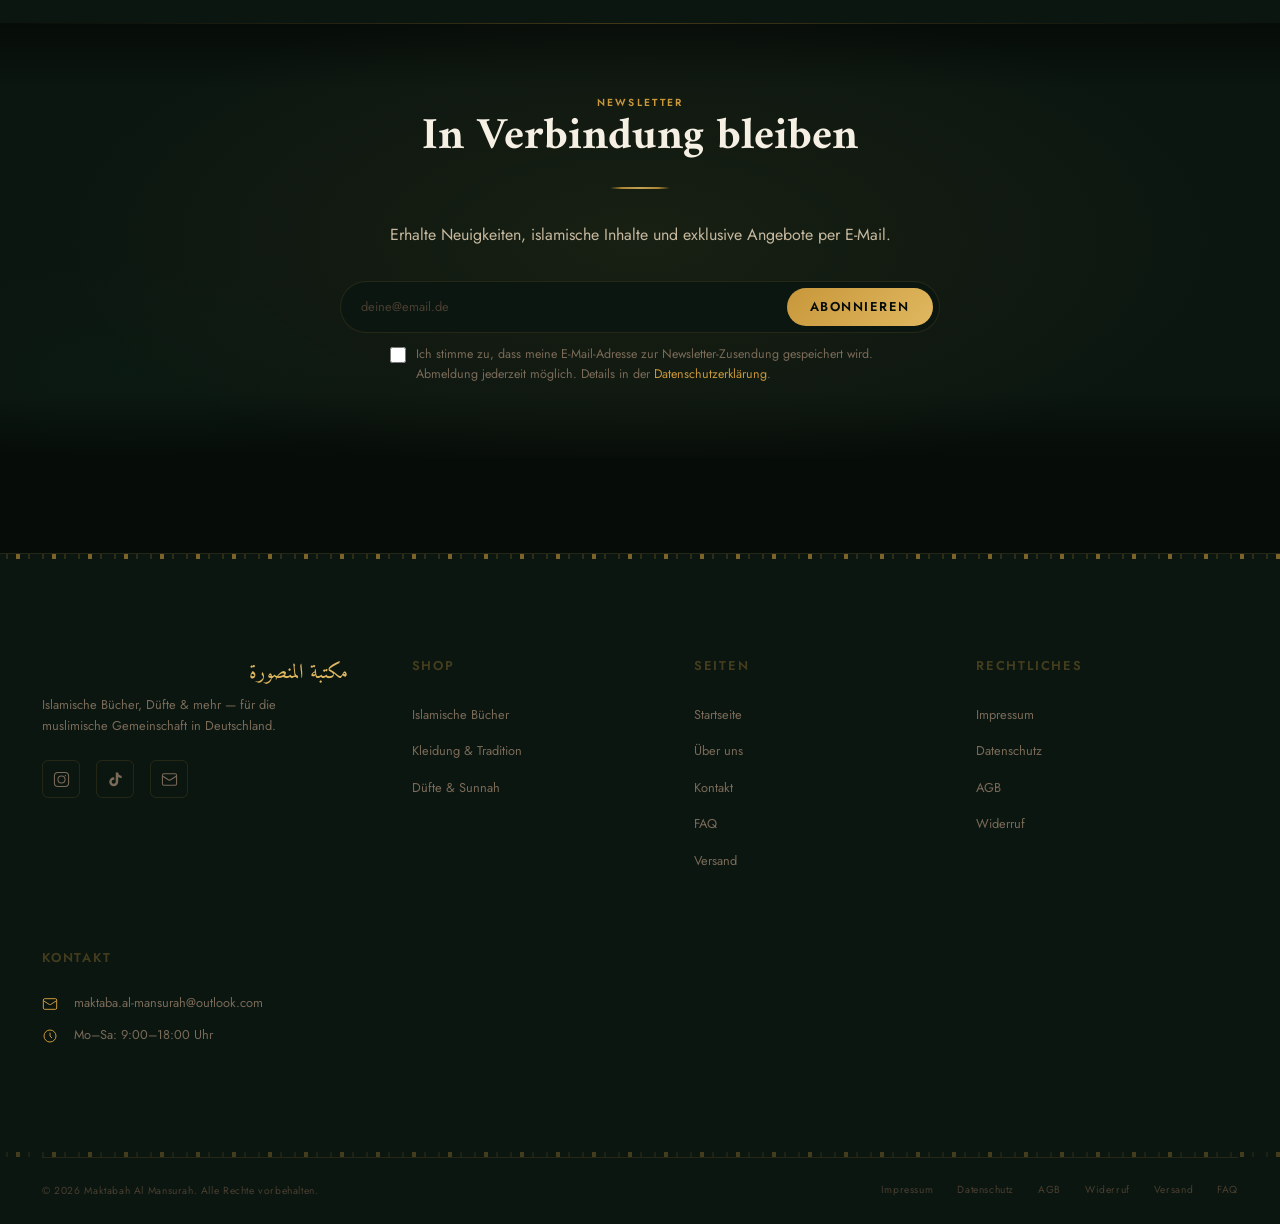
<file: about.html>
<!DOCTYPE html>
<html lang="de">
<head>
  <meta charset="UTF-8">
  <meta name="viewport" content="width=device-width, initial-scale=1.0">
  <meta name="description" content="Über Maktabah Al Mansurah — unsere Geschichte, Mission und Werte. Islamische Bücher und Produkte für die muslimische Gemeinschaft in Deutschland.">
  <title>Über uns — Maktabah Al Mansurah</title>
  <link rel="icon" type="image/svg+xml" href="data:image/svg+xml,<svg xmlns='http://www.w3.org/2000/svg' viewBox='0 0 32 32'><rect width='32' height='32' fill='%230B0F14'/><polygon points='16,3 17.6,11.4 24.5,7.5 20.6,14.4 29,16 20.6,17.6 24.5,24.5 17.6,20.6 16,29 14.4,20.6 7.5,24.5 11.4,17.6 3,16 11.4,14.4 7.5,7.5 14.4,11.4' fill='none' stroke='%23C8973A' stroke-width='0.8'/></svg>">
  <link rel="stylesheet" href="assets/css/base.css">
  <link rel="stylesheet" href="assets/css/animations.css">
  <link rel="stylesheet" href="assets/css/patterns.css">
  <link rel="stylesheet" href="assets/css/layout.css">
  <link rel="stylesheet" href="assets/css/components.css">
</head>
<body>

<div id="scrollProgress" aria-hidden="true"></div>

<!-- Header -->
<header class="site-header" id="siteHeader" role="banner">
  <div class="header-inner">
    <a href="index.html" class="brand" aria-label="Maktabah Al Mansurah – Startseite">
      <span class="brand-logo-wrap">
        <img src="MAM.logo.png" alt="" class="brand-logo" aria-hidden="true">
      </span>
      <span class="brand-text">
        <span class="brand-arabic brand-shimmer">مكتبة المنصورة</span>
        <span class="brand-latin">Maktabah Al Mansurah</span>
      </span>
    </a>
    <nav class="nav-primary" role="navigation" aria-label="Hauptnavigation">
      <a href="index.html">Startseite</a>
      <a href="shop.html">Shop</a>
      <a href="about.html" aria-current="page">Über uns</a>
      <a href="contact.html">Kontakt</a>
    </nav>
    <div class="header-actions">
      <button class="cart-trigger" id="cartTrigger" aria-label="Warenkorb öffnen">
        <svg viewBox="0 0 24 24" fill="none" stroke="currentColor" stroke-width="1.8" aria-hidden="true">
          <path d="M2.25 3h1.386c.51 0 .955.343 1.087.835l.383 1.437M7.5 14.25a3 3 0 0 0-3 3h15.75m-12.75-3h11.218c1.121-2.3 2.1-4.684 2.924-7.138a60.114 60.114 0 0 0-16.536-1.84M7.5 14.25 5.106 5.272M6 20.25a.75.75 0 1 1-1.5 0 .75.75 0 0 1 1.5 0Zm12.75 0a.75.75 0 1 1-1.5 0 .75.75 0 0 1 1.5 0Z"/>
        </svg>
        <span class="cart-badge hidden" id="cartBadge" aria-live="polite">0</span>
      </button>
      <button class="nav-toggle" id="navToggle" aria-label="Menü öffnen" aria-expanded="false" aria-controls="mobileNav">
        <span></span><span></span><span></span>
      </button>
    </div>
  </div>
</header>

<div class="mobile-nav-overlay" id="menuOverlay" aria-hidden="true"></div>
<nav class="mobile-nav" id="mobileNav" aria-label="Mobile Navigation" aria-hidden="true">
  <div class="mobile-nav__header">
    <a href="index.html" class="brand"><span class="brand-arabic" style="font-size:1rem;color:var(--clr-gold-light);">مكتبة المنصورة</span></a>
    <button class="mobile-nav__close" id="mobileNavClose" aria-label="Menü schließen"><svg viewBox="0 0 24 24" fill="none" stroke="currentColor" stroke-width="2"><path d="M6 18 18 6M6 6l12 12"/></svg></button>
  </div>
  <div class="mobile-nav__links">
    <a href="index.html">Startseite</a><a href="shop.html">Shop</a><a href="about.html">Über uns</a><a href="contact.html">Kontakt</a>
  </div>
  <div class="mobile-nav__footer"><p class="mobile-nav__arabic">بِسْمِ اللَّهِ الرَّحْمَنِ الرَّحِيمِ</p></div>
</nav>

<!-- CART DRAWER -->
<div class="cart-overlay" id="cartOverlay" aria-hidden="true"></div>
<aside class="cart-drawer" id="cartDrawer" aria-label="Warenkorb" aria-hidden="true">
  <div class="cart-drawer__header">
    <h2 class="cart-drawer__title">Warenkorb</h2>
    <button class="cart-drawer__close" id="cartClose" aria-label="Warenkorb schließen"><svg viewBox="0 0 24 24" fill="none" stroke="currentColor" stroke-width="2"><path d="M6 18 18 6M6 6l12 12"/></svg></button>
  </div>
  <div class="cart-drawer__items"></div>
  <div class="cart-drawer__footer">
    <div class="cart-drawer__subtotal"><span>Zwischensumme</span><strong class="cart-drawer__total-amount">0,00 €</strong></div>
    <a href="checkout.html" class="btn btn-primary btn-full">Zur Kasse</a>
    <p class="cart-drawer__note">Versandkosten werden an der Kasse berechnet.</p>
  </div>
</aside>

<!-- ═══════════════════════════════════════════
     PAGE HERO
════════════════════════════════════════════════ -->
<main id="main-content">
<div class="page-hero" aria-label="Über uns">
  <div class="page-hero__bg" aria-hidden="true"></div>
  <svg style="position:absolute;inset:0;width:100%;height:100%;opacity:0.04;pointer-events:none;" aria-hidden="true" xmlns="http://www.w3.org/2000/svg">
    <defs><pattern id="about-pattern" x="0" y="0" width="80" height="80" patternUnits="userSpaceOnUse"><polygon points="40,5 45.7,25.3 60.5,15.5 51.7,33.5 74,40 51.7,46.5 60.5,64.5 45.7,54.7 40,75 34.3,54.7 19.5,64.5 28.3,46.5 6,40 28.3,33.5 19.5,15.5 34.3,25.3" fill="none" stroke="#C8973A" stroke-width="0.6"/></pattern></defs>
    <rect width="100%" height="100%" fill="url(#about-pattern)"/>
  </svg>
  <div class="page-hero-overlay" aria-hidden="true"></div>
  <div class="book-leaves" aria-hidden="true">
    <span class="book-leaf" style="left:10%;bottom:-20px;animation:leaf-up 10.5s ease-in-out infinite;animation-delay:0s;width:18px;height:26px;"></span>
    <span class="book-leaf" style="left:35%;bottom:-20px;animation:leaf-up 12s ease-in-out infinite;animation-delay:3.5s;width:14px;height:20px;"></span>
    <span class="book-leaf" style="left:62%;bottom:-20px;animation:leaf-up 9s ease-in-out infinite;animation-delay:1.5s;width:20px;height:28px;"></span>
    <span class="book-leaf" style="left:80%;bottom:-20px;animation:leaf-up 11s ease-in-out infinite;animation-delay:5s;width:14px;height:20px;"></span>
    <span class="book-leaf" style="left:3%;top:45%;animation:leaf-from-left 10.5s ease-in-out infinite;animation-delay:2.5s;width:16px;height:24px;"></span>
    <span class="book-leaf" style="left:5%;top:72%;animation:leaf-from-left 9s ease-in-out infinite;animation-delay:6.5s;width:14px;height:20px;"></span>
    <span class="book-leaf" style="left:90%;top:38%;animation:leaf-from-right 11s ease-in-out infinite;animation-delay:1s;width:18px;height:26px;"></span>
    <span class="book-leaf" style="left:87%;top:65%;animation:leaf-from-right 13s ease-in-out infinite;animation-delay:4.5s;width:14px;height:20px;"></span>
  </div>
  <div class="container page-hero__content">
    <span class="eyebrow">Über uns</span>
    <h1>Al Mansurah</h1>
    <p style="color:var(--clr-text-muted);margin-top:var(--sp-2);max-width:480px;font-family:var(--font-arabic);font-size:1.1rem;direction:rtl;line-height:2;">
      المنصورة — مكتبة أهل العلم والإيمان
    </p>
  </div>
</div>

<!-- ═══════════════════════════════════════════
     UNSERE GESCHICHTE
════════════════════════════════════════════════ -->
<section class="section">
  <div class="container">
    <div style="max-width:720px;margin-inline:auto;" data-reveal>
      <span class="eyebrow">Unsere Geschichte</span>
      <h2 style="margin-top:var(--sp-2);margin-bottom:var(--sp-4);">Die Bibliothek der Siegreichen</h2>

      <p style="color:var(--clr-text-mid);line-height:1.9;">
        Diese Plattform entstand nicht aus einem Businessplan — sie entstand aus einem Bedürfnis. Dem Bedürfnis, authentisches islamisches Wissen zugänglich zu machen. Für Familien. Für Suchende. Für die Gemeinde.
      </p>

      <p style="color:var(--clr-text-mid);line-height:1.9;margin-top:var(--sp-3);">
        Al Mansurah wurde gegründet, um die Da'wah innerhalb der Ummah zu unterstützen und authentisches Wissen zu verbreiten — Bücher, die auf den Quran und die Sunnah zurückgehen, und Produkte, die der muslimischen Identität entsprechen.
      </p>

      <p style="color:var(--clr-text-mid);line-height:1.9;margin-top:var(--sp-3);">
        Der Name المنصورة bedeutet „die Siegreiche" — nicht als Anspruch auf Erfolg, sondern als Haltung: Wer auf dem Weg Allahs bleibt, der ist auf der Seite des Rechten. Wir bitten Allah, uns dabei zu führen und unsere Arbeit anzunehmen.
      </p>

      <div class="about-blockquote" style="margin-top:var(--sp-6);margin-bottom:var(--sp-6);">
        <span class="about-blockquote__arabic">وَقُل رَّبِّ زِدْنِي عِلْمًا</span>
        <p class="about-blockquote__translation">„Und sprich: Mein Herr, mehre mich an Wissen."</p>
        <span class="about-blockquote__source">Surah Ta-Ha (20:114)</span>
      </div>

      <div style="padding:var(--sp-4) var(--sp-5);background:var(--clr-ink-light);border:1px solid var(--border-subtle);border-radius:var(--radius-lg);border-left:3px solid var(--clr-gold);">
        <p style="font-family:var(--font-arabic);font-size:1.1rem;color:var(--clr-gold-muted);direction:rtl;margin-bottom:var(--sp-2);line-height:2;">إِنَّمَا الْأَعْمَالُ بِالنِّيَّاتِ</p>
        <p style="font-size:var(--text-sm);color:var(--clr-text-muted);font-style:italic;">„Die Taten werden nach ihrer Absicht beurteilt." — Sahih al-Bukhari</p>
      </div>

      <div style="margin-top:var(--sp-5);">
        <a href="contact.html" class="btn btn-primary">Kontakt aufnehmen</a>
      </div>
    </div>
  </div>
</section>

<!-- ═══════════════════════════════════════════
     DIVIDER
════════════════════════════════════════════════ -->
<div class="divider-geo container" aria-hidden="true">
  <div class="divider-geo__line"></div>
  <svg class="divider-geo__star" viewBox="0 0 24 24" fill="none" stroke="currentColor" stroke-width="1"><polygon points="12,2 13.6,8.4 20,7 15.6,11.6 20,17 13.6,15.6 12,22 10.4,15.6 4,17 8.4,11.6 4,7 10.4,8.4"/></svg>
  <div class="divider-geo__line"></div>
</div>

<!-- ═══════════════════════════════════════════
     MISSION
════════════════════════════════════════════════ -->
<section class="section" style="background:var(--clr-ink-mid);">
  <div class="container">
    <div class="section-header section-header--center" data-reveal>
      <span class="eyebrow">Unsere Mission</span>
      <h2>Wissen zugänglich machen</h2>
      <div class="gold-line gold-line--center"></div>
    </div>

    <div style="max-width:700px;margin-inline:auto;margin-top:var(--sp-5);" data-reveal>
      <p style="color:var(--clr-text-mid);line-height:1.95;font-size:var(--text-base);text-align:center;">
        Die muslimische Gemeinde durch Wissen stärken, Zugang zu authentischer Literatur ermöglichen und eine Plattform schaffen, die Nutzen bringt — für Einzelne, Familien und kommende Generationen.
      </p>
      <p style="color:var(--clr-text-mid);line-height:1.95;margin-top:var(--sp-4);text-align:center;">
        Wir sind keine große Firma. Wir sind Teil dieser Ummah. Was uns antreibt, ist dieselbe Hoffnung, die jeden Muslim antreibt: das Wohlgefallen Allahs — und der Wunsch, dass unsere Arbeit Spuren hinterlässt, die nützen, wenn wir selbst nicht mehr da sind.
      </p>
    </div>
  </div>
</section>

<!-- ═══════════════════════════════════════════
     WERTE
════════════════════════════════════════════════ -->
<section class="section">
  <div class="container">
    <div class="section-header section-header--center" data-reveal>
      <span class="eyebrow">Unsere Werte</span>
      <h2>Was uns antreibt</h2>
      <div class="gold-line gold-line--center"></div>
    </div>

    <div class="values-grid">

      <div class="value-card" data-reveal data-reveal-delay="1">
        <svg class="value-card__icon" viewBox="0 0 24 24" fill="none" stroke="currentColor" stroke-width="1.5">
          <path d="M9 12.75 11.25 15 15 9.75m-3-7.036A11.959 11.959 0 0 1 3.598 6 11.99 11.99 0 0 0 3 9.749c0 5.592 3.824 10.29 9 11.623 5.176-1.332 9-6.03 9-11.622 0-1.31-.21-2.571-.598-3.751h-.152c-3.196 0-6.1-1.248-8.25-3.285Z"/>
        </svg>
        <h3 class="value-card__title">Authentizität</h3>
        <p>Kein Kompromiss. Alles, was wir anbieten, steht im Einklang mit Quran und Sunnah — handverlesen, überprüft und mit Überzeugung ausgewählt.</p>
      </div>

      <div class="value-card" data-reveal data-reveal-delay="2">
        <svg class="value-card__icon" viewBox="0 0 24 24" fill="none" stroke="currentColor" stroke-width="1.5">
          <path d="M11.48 3.499a.562.562 0 0 1 1.04 0l2.125 5.111a.563.563 0 0 0 .475.345l5.518.442c.499.04.701.663.321.988l-4.204 3.602a.563.563 0 0 0-.182.557l1.285 5.385a.562.562 0 0 1-.84.61l-4.725-2.885a.562.562 0 0 0-.586 0L6.982 20.54a.562.562 0 0 1-.84-.61l1.285-5.386a.562.562 0 0 0-.182-.557l-4.204-3.602a.562.562 0 0 1 .321-.988l5.518-.442a.563.563 0 0 0 .475-.345L11.48 3.5Z"/>
        </svg>
        <h3 class="value-card__title">Qualität</h3>
        <p>Qualität vor Quantität. Jedes Buch, jedes Produkt wird bewusst ausgewählt — nicht weil es populär ist, sondern weil es nützt und dem islamischen Anspruch gerecht wird.</p>
      </div>

      <div class="value-card" data-reveal data-reveal-delay="3">
        <svg class="value-card__icon" viewBox="0 0 24 24" fill="none" stroke="currentColor" stroke-width="1.5">
          <path d="M18 18.72a9.094 9.094 0 0 0 3.741-.479 3 3 0 0 0-4.682-2.72m.94 3.198.001.031c0 .225-.012.447-.037.666A11.944 11.944 0 0 1 12 21c-2.17 0-4.207-.576-5.963-1.584A6.062 6.062 0 0 1 6 18.719m12 0a5.971 5.971 0 0 0-.941-3.197m0 0A5.995 5.995 0 0 0 12 12.75a5.995 5.995 0 0 0-5.058 2.772m0 0a3 3 0 0 0-4.681 2.72 8.986 8.986 0 0 0 3.74.477m.94-3.197a5.971 5.971 0 0 0-.94 3.197M15 6.75a3 3 0 1 1-6 0 3 3 0 0 1 6 0Zm6 3a2.25 2.25 0 1 1-4.5 0 2.25 2.25 0 0 1 4.5 0Zm-13.5 0a2.25 2.25 0 1 1-4.5 0 2.25 2.25 0 0 1 4.5 0Z"/>
        </svg>
        <h3 class="value-card__title">Gemeinschaft</h3>
        <p>Wir sind Teil dieser Ummah — nicht Außenstehende, die ihr verkaufen. Unsere Arbeit ist Dienst, und wir fühlen uns der Gemeinschaft verpflichtet, für die wir arbeiten.</p>
      </div>

    </div>
  </div>
</section>

<!-- ═══════════════════════════════════════════
     ABSCHLUSS
════════════════════════════════════════════════ -->
<section class="section section--sm" style="background:var(--clr-ink-mid);">
  <div class="container">
    <div style="max-width:640px;margin-inline:auto;text-align:center;" data-reveal>
      <p style="font-family:var(--font-arabic);font-size:1.3rem;color:var(--clr-gold-muted);direction:rtl;line-height:2.2;margin-bottom:var(--sp-4);">
        رَبَّنَا تَقَبَّلْ مِنَّا إِنَّكَ أَنتَ السَّمِيعُ الْعَلِيمُ
      </p>
      <p style="font-size:var(--text-sm);color:var(--clr-text-muted);font-style:italic;line-height:1.8;margin-bottom:var(--sp-5);">
        „Unser Herr, nimm es von uns an — wahrlich, Du bist der Allhörende, der Allwissende." (Al-Baqara 2:127)
      </p>
      <a href="shop.html" class="btn btn-primary">Zum Shop</a>
    </div>
  </div>
</section>

<!-- Newsletter -->
<section class="newsletter-section section section--sm" aria-label="Newsletter">
  <div class="container">
    <div class="newsletter-inner" data-reveal>
      <span class="eyebrow">Newsletter</span>
      <h2>In Verbindung bleiben</h2>
      <div class="gold-line gold-line--center"></div>
      <p>Erhalte Neuigkeiten, islamische Inhalte und exklusive Angebote per E-Mail.</p>
      <form class="newsletter-form-row" novalidate>
        <input class="form-input" type="email" placeholder="deine@email.de" required aria-label="E-Mail-Adresse">
        <button class="btn btn-primary" type="submit">Abonnieren</button>
      </form>
      <label class="newsletter-gdpr" style="display:flex;align-items:flex-start;gap:.6rem;margin-top:.75rem;cursor:pointer;max-width:500px;margin-inline:auto;">
        <input type="checkbox" required style="width:16px;height:16px;flex-shrink:0;margin-top:2px;accent-color:var(--clr-gold);">
        <span style="font-size:.78rem;color:var(--clr-text-muted);line-height:1.6;text-align:left;">Ich stimme zu, dass meine E-Mail-Adresse zur Newsletter-Zusendung gespeichert wird. Abmeldung jederzeit möglich. Details in der <a href="datenschutz.html" style="color:var(--clr-gold);">Datenschutzerklärung</a>.</span>
      </label>
    </div>
  </div>
</section>

</main>

<!-- Footer -->
<footer class="site-footer" role="contentinfo">
  <div class="footer-geo-band"></div>
  <div class="container">
    <div class="footer-main">
      <div class="footer-brand">
        <p class="footer-brand__name">مكتبة المنصورة</p>
        <p class="footer-brand__tagline">Islamische Bücher, Düfte &amp; mehr — für die muslimische Gemeinschaft in Deutschland.</p>
        <div class="footer-social">
          <a href="https://instagram.com/al_mansurah.de" target="_blank" rel="noopener noreferrer" aria-label="Instagram"><svg viewBox="0 0 24 24" fill="none" stroke="currentColor" stroke-width="1.5"><rect x="2" y="2" width="20" height="20" rx="5"/><circle cx="12" cy="12" r="5"/><circle cx="17.5" cy="6.5" r="1" fill="currentColor" stroke="none"/></svg></a>
          <a href="https://tiktok.com/@al.mansurah.de" target="_blank" rel="noopener noreferrer" aria-label="TikTok"><svg viewBox="0 0 24 24" fill="currentColor"><path d="M19.59 6.69a4.83 4.83 0 01-3.77-4.25V2h-3.45v13.67a2.89 2.89 0 01-2.88 2.5 2.89 2.89 0 01-2.89-2.89 2.89 2.89 0 012.89-2.89c.28 0 .54.04.79.1V9.01a6.33 6.33 0 00-.79-.05 6.34 6.34 0 00-6.34 6.34 6.34 6.34 0 006.34 6.34 6.34 6.34 0 006.33-6.34V8.56a8.28 8.28 0 004.84 1.54V6.64a4.85 4.85 0 01-1.07.05z"/></svg></a>
          <a href="mailto:maktaba.al-mansurah@outlook.com" aria-label="E-Mail"><svg viewBox="0 0 24 24" fill="none" stroke="currentColor" stroke-width="1.5"><rect x="2" y="4" width="20" height="16" rx="2"/><path d="m22 7-8.97 5.7a1.94 1.94 0 0 1-2.06 0L2 7"/></svg></a>
        </div>
      </div>
      <div><p class="footer-col-title">Shop</p><ul class="footer-nav-list"><li><a href="shop.html?cat=buecher">Islamische Bücher</a></li><li><a href="shop.html?cat=kleidung">Kleidung &amp; Tradition</a></li><li><a href="shop.html?cat=duefte">Düfte &amp; Sunnah</a></li></ul></div>
      <div><p class="footer-col-title">Seiten</p><ul class="footer-nav-list"><li><a href="index.html">Startseite</a></li><li><a href="about.html">Über uns</a></li><li><a href="contact.html">Kontakt</a></li><li><a href="faq.html">FAQ</a></li><li><a href="versand.html">Versand</a></li></ul></div>
      <div><p class="footer-col-title">Rechtliches</p><ul class="footer-nav-list"><li><a href="impressum.html">Impressum</a></li><li><a href="datenschutz.html">Datenschutz</a></li><li><a href="agb.html">AGB</a></li><li><a href="widerruf.html">Widerruf</a></li></ul></div>
      <div><p class="footer-col-title">Kontakt</p><div class="footer-contact-item"><svg viewBox="0 0 24 24" fill="none" stroke="currentColor" stroke-width="1.5"><rect x="2" y="4" width="20" height="16" rx="2"/><path d="m22 7-8.97 5.7a1.94 1.94 0 0 1-2.06 0L2 7"/></svg><span><a href="mailto:maktaba.al-mansurah@outlook.com">maktaba.al-mansurah@outlook.com</a></span></div><div class="footer-contact-item"><svg viewBox="0 0 24 24" fill="none" stroke="currentColor" stroke-width="1.5"><path d="M12 21a9 9 0 1 0 0-18 9 9 0 0 0 0 18Z"/><path d="M12 7v5l3 3"/></svg><span>Mo–Sa: 9:00–18:00 Uhr</span></div></div>
    </div>
  </div>
  <div class="footer-geo-band" style="opacity:0.3;"></div>
  <div class="container">
    <div class="footer-legal">
      <p>© 2026 Maktabah Al Mansurah. Alle Rechte vorbehalten.</p>
      <div class="footer-legal-links"><a href="impressum.html">Impressum</a><a href="datenschutz.html">Datenschutz</a><a href="agb.html">AGB</a><a href="widerruf.html">Widerruf</a><a href="versand.html">Versand</a><a href="faq.html">FAQ</a></div>
    </div>
  </div>
</footer>

<script src="assets/js/animations.js"></script>
<script src="assets/js/shop.js"></script>
<script src="assets/js/cart.js"></script>
<script src="assets/js/main.js"></script>
</body>
</html>
</file>
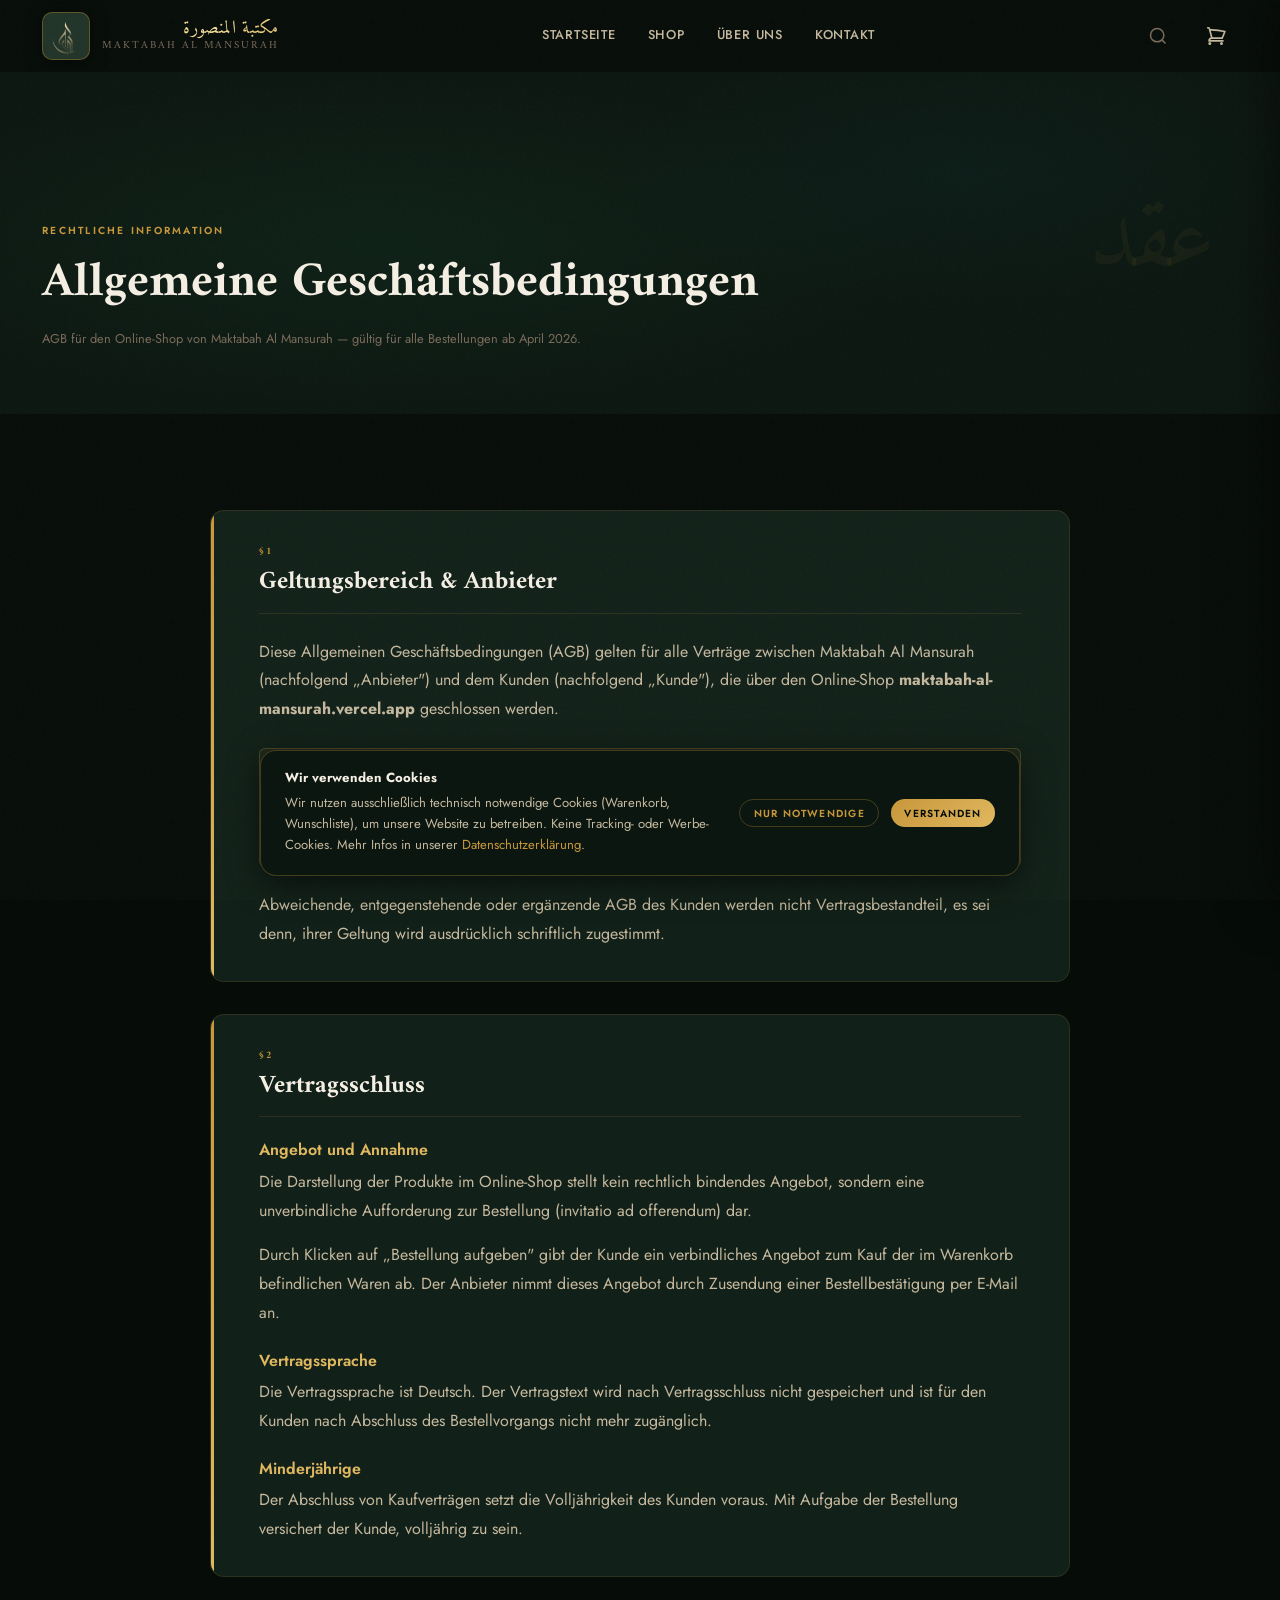
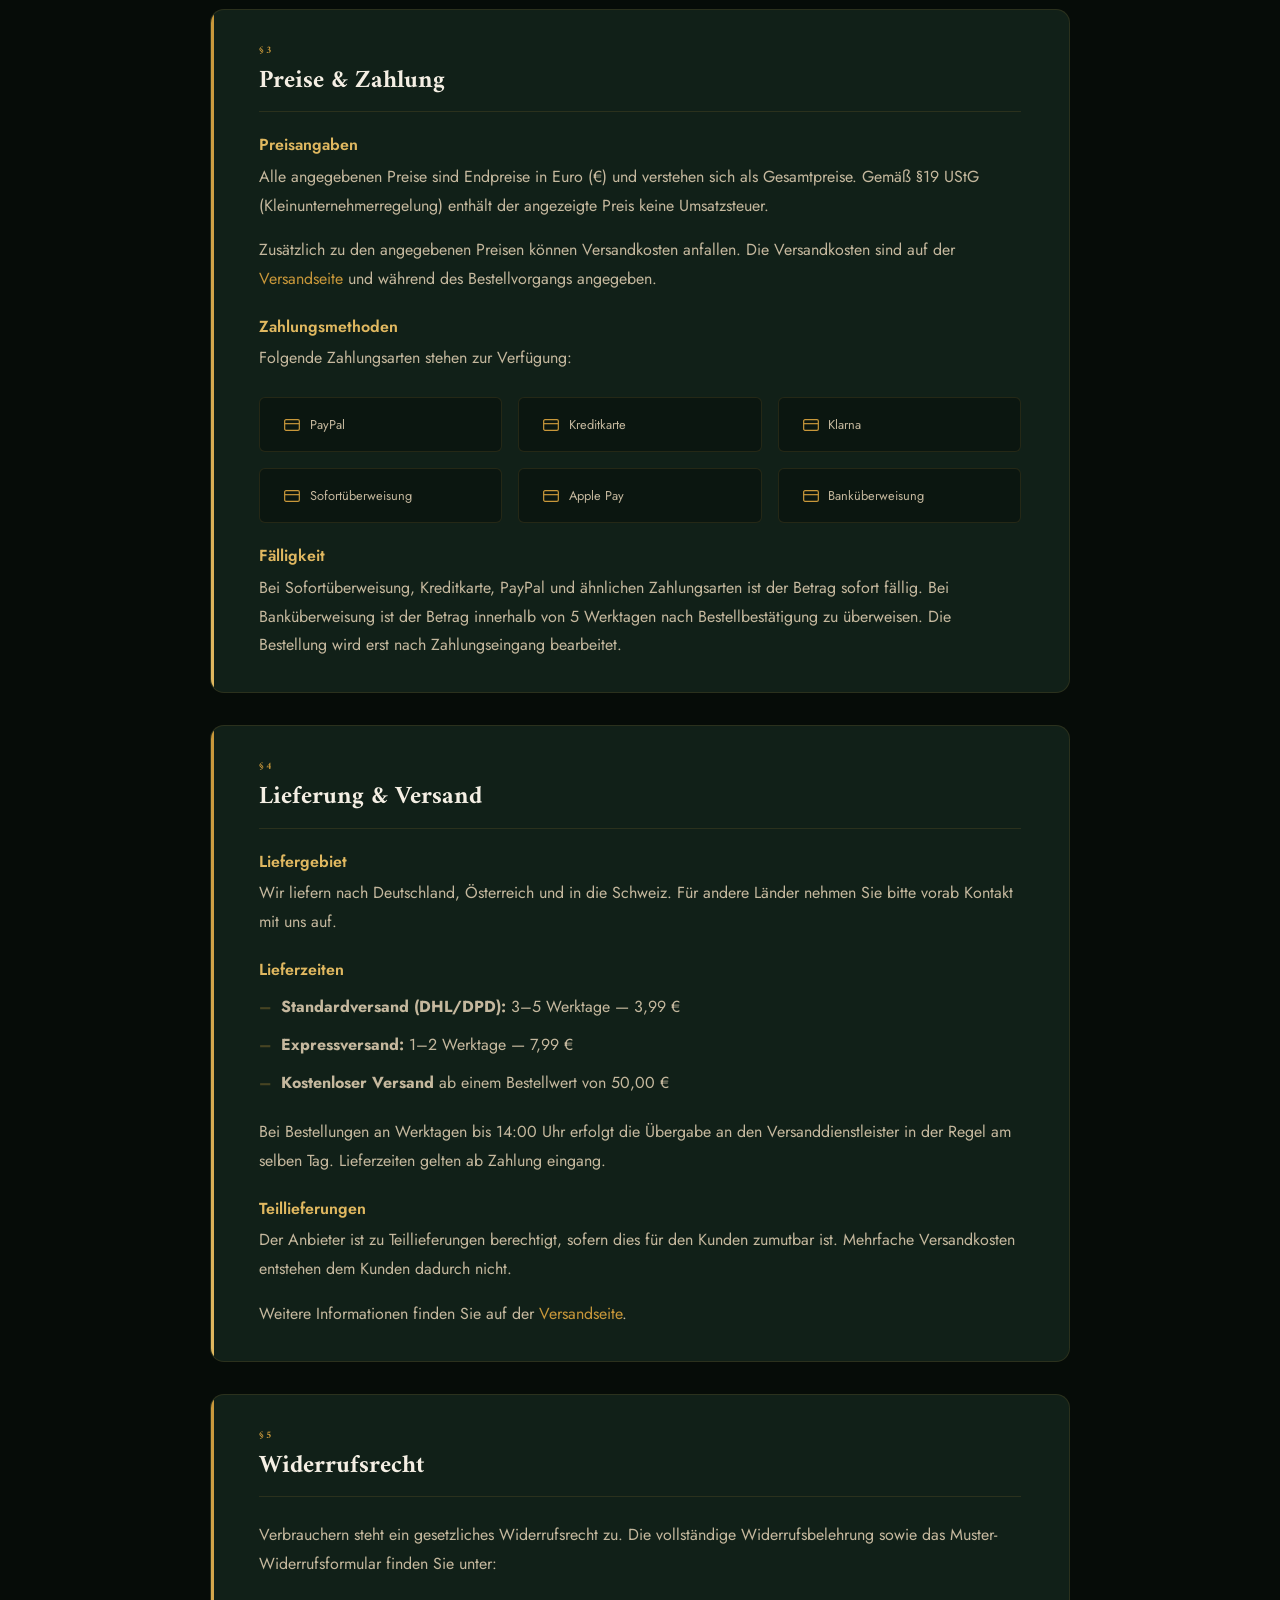
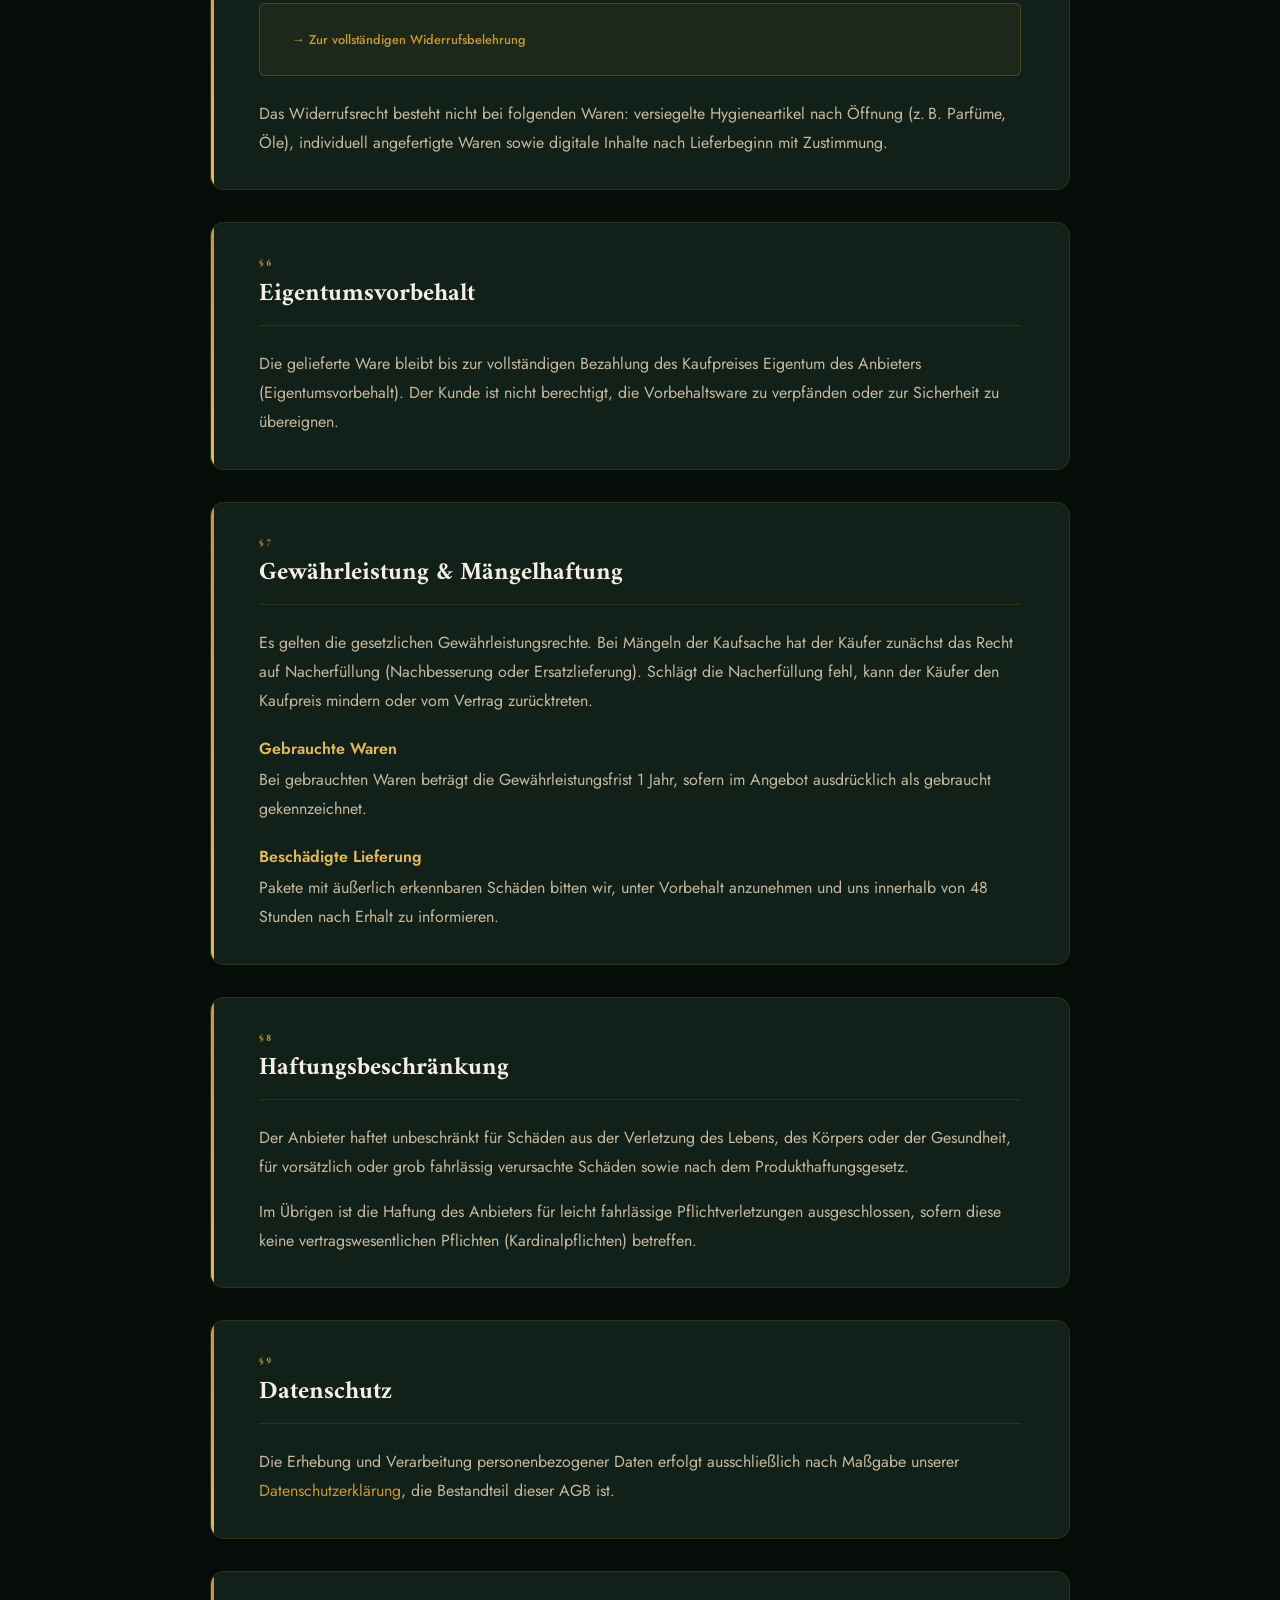
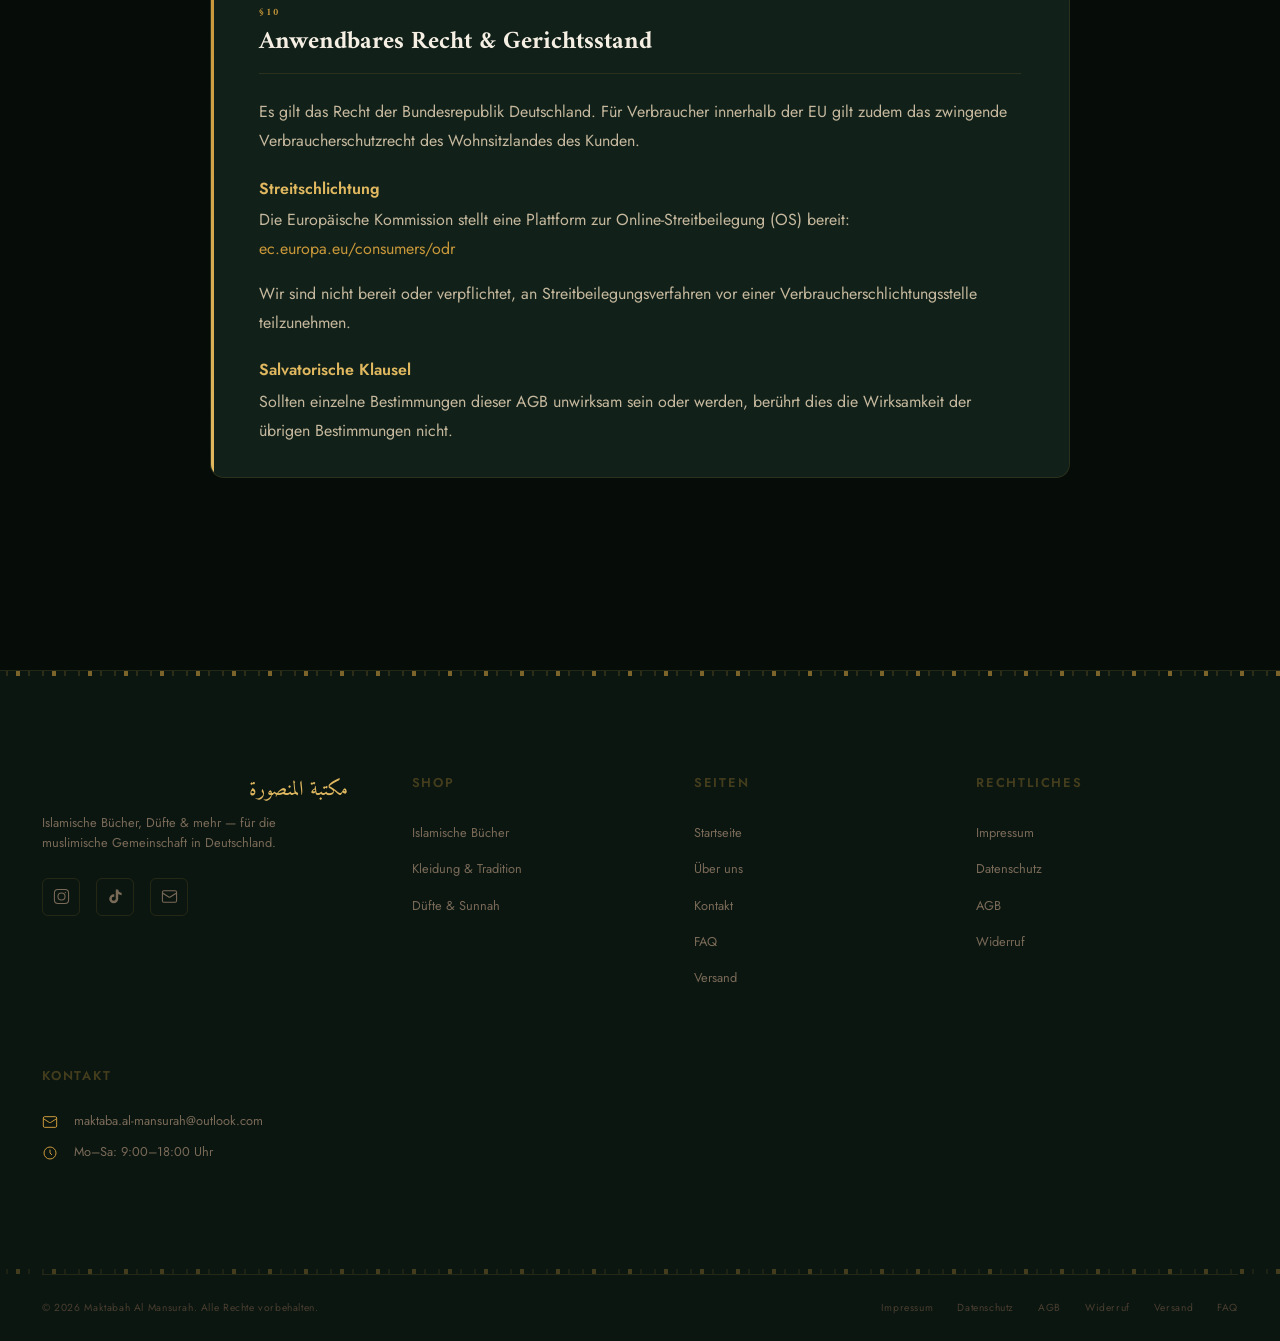
<file: agb.html>
<!DOCTYPE html>
<html lang="de">
<head>
  <meta charset="UTF-8">
  <meta name="viewport" content="width=device-width, initial-scale=1.0">
  <meta name="description" content="Allgemeine Geschäftsbedingungen (AGB) von Maktabah Al Mansurah — Vertragsschluss, Zahlung, Versand, Gewährleistung.">
  <title>AGB — Maktabah Al Mansurah</title>
  <link rel="icon" type="image/svg+xml" href="data:image/svg+xml,<svg xmlns='http://www.w3.org/2000/svg' viewBox='0 0 32 32'><rect width='32' height='32' fill='%230D1A0F'/><polygon points='16,3 17.6,11.4 24.5,7.5 20.6,14.4 29,16 20.6,17.6 24.5,24.5 17.6,20.6 16,29 14.4,20.6 7.5,24.5 11.4,17.6 3,16 11.4,14.4 7.5,7.5 14.4,11.4' fill='none' stroke='%23C8973A' stroke-width='0.8'/></svg>">
  <link rel="stylesheet" href="assets/css/base.css">
  <link rel="stylesheet" href="assets/css/animations.css">
  <link rel="stylesheet" href="assets/css/patterns.css">
  <link rel="stylesheet" href="assets/css/layout.css">
  <link rel="stylesheet" href="assets/css/components.css">
  <style>
    .legal-section { padding-block: var(--sp-7); }
    .legal-grid { display: grid; grid-template-columns: 1fr; gap: var(--sp-4); max-width: 860px; margin-inline: auto; }
    .legal-card {
      background: var(--clr-ink-light);
      border: 1px solid var(--border-subtle);
      border-radius: var(--radius-lg);
      padding: var(--sp-4) var(--sp-5);
      position: relative;
      overflow: hidden;
      transition: border-color var(--dur-mid) var(--ease-out), box-shadow var(--dur-mid) var(--ease-out);
    }
    .legal-card::before { content: ''; position: absolute; top: 0; left: 0; width: 3px; height: 100%; background: linear-gradient(180deg, var(--clr-gold), var(--clr-gold-light)); border-radius: 0 2px 2px 0; }
    .legal-card:hover { border-color: var(--border-mid); box-shadow: var(--shadow-glow); }
    .legal-card__number { font-family: var(--font-display); font-size: var(--text-xs); font-weight: 700; letter-spacing: 0.2em; text-transform: uppercase; color: var(--clr-gold); margin-bottom: var(--sp-1); display: block; }
    .legal-card h2 { font-size: var(--text-lg); color: var(--clr-text-primary); margin-bottom: var(--sp-3); padding-bottom: var(--sp-2); border-bottom: 1px solid var(--border-subtle); }
    .legal-card h3 { font-size: var(--text-base); font-family: var(--font-body); font-weight: 600; color: var(--clr-gold-light); margin-top: var(--sp-3); margin-bottom: var(--sp-1); }
    .legal-card p { color: var(--clr-text-mid); line-height: 1.8; margin-bottom: var(--sp-2); }
    .legal-card p:last-child { margin-bottom: 0; }
    .legal-card ul { list-style: none; padding: 0; margin-bottom: var(--sp-2); }
    .legal-card ul li { color: var(--clr-text-mid); padding: 0.35rem 0 0.35rem 1.4rem; position: relative; line-height: 1.7; }
    .legal-card ul li::before { content: '–'; position: absolute; left: 0; color: var(--clr-gold-muted); font-weight: 700; }
    .info-box { background: rgba(200, 151, 58, 0.07); border: 1px solid var(--border-mid); border-radius: var(--radius-md); padding: var(--sp-3) var(--sp-4); margin-block: var(--sp-3); }
    .info-box p { color: var(--clr-gold-light) !important; font-weight: 500; font-size: var(--text-sm); margin: 0; }
    .payment-grid { display: grid; grid-template-columns: repeat(3, 1fr); gap: var(--sp-2); margin-top: var(--sp-3); }
    @media (max-width: 640px) { .payment-grid { grid-template-columns: 1fr 1fr; } }
    @media (max-width: 400px) { .payment-grid { grid-template-columns: 1fr; } }
    .payment-method {
      background: var(--clr-ink-mid);
      border: 1px solid var(--border-subtle);
      border-radius: var(--radius-md);
      padding: var(--sp-2) var(--sp-3);
      display: flex;
      align-items: center;
      gap: 0.6rem;
      font-size: var(--text-sm);
      color: var(--clr-text-mid);
    }
    .payment-method svg { color: var(--clr-gold); flex-shrink: 0; }
    .page-hero__ornament { position: absolute; top: 50%; right: var(--sp-6); transform: translateY(-50%); font-family: var(--font-arabic); font-size: 6rem; color: rgba(200, 151, 58, 0.06); pointer-events: none; user-select: none; direction: rtl; line-height: 1; }
    @media (max-width: 640px) { .page-hero__ornament { display: none; } .legal-card { padding: var(--sp-3); } }
  </style>
</head>
<body>

<div id="scrollProgress" aria-hidden="true"></div>
<header class="site-header" id="siteHeader" role="banner">
  <div class="header-inner">
    <a href="index.html" class="brand" aria-label="Maktabah Al Mansurah – Startseite">
      <span class="brand-logo-wrap"><img src="MAM.logo.png" alt="" class="brand-logo" aria-hidden="true"></span>
      <span class="brand-text">
        <span class="brand-arabic brand-shimmer">مكتبة المنصورة</span>
        <span class="brand-latin">Maktabah Al Mansurah</span>
      </span>
    </a>
    <nav class="nav-primary" role="navigation"><a href="index.html">Startseite</a><a href="shop.html">Shop</a><a href="about.html">Über uns</a><a href="contact.html">Kontakt</a></nav>
    <div class="header-actions">
      <button class="cart-trigger" id="cartTrigger" aria-label="Warenkorb öffnen"><svg viewBox="0 0 24 24" fill="none" stroke="currentColor" stroke-width="1.8"><path d="M2.25 3h1.386c.51 0 .955.343 1.087.835l.383 1.437M7.5 14.25a3 3 0 0 0-3 3h15.75m-12.75-3h11.218c1.121-2.3 2.1-4.684 2.924-7.138a60.114 60.114 0 0 0-16.536-1.84M7.5 14.25 5.106 5.272M6 20.25a.75.75 0 1 1-1.5 0 .75.75 0 0 1 1.5 0Zm12.75 0a.75.75 0 1 1-1.5 0 .75.75 0 0 1 1.5 0Z"/></svg><span class="cart-badge hidden" id="cartBadge">0</span></button>
      <button class="nav-toggle" id="navToggle" aria-label="Menü öffnen" aria-expanded="false"><span></span><span></span><span></span></button>
    </div>
  </div>
</header>
<div class="mobile-nav-overlay" id="menuOverlay" aria-hidden="true"></div>
<nav class="mobile-nav" id="mobileNav" aria-hidden="true">
  <div class="mobile-nav__header"><a href="index.html" class="brand"><span class="brand-arabic" style="font-size:1rem;color:var(--clr-gold-light);">مكتبة المنصورة</span></a><button class="mobile-nav__close" id="mobileNavClose"><svg viewBox="0 0 24 24" fill="none" stroke="currentColor" stroke-width="2"><path d="M6 18 18 6M6 6l12 12"/></svg></button></div>
  <div class="mobile-nav__links"><a href="index.html">Startseite</a><a href="shop.html">Shop</a><a href="about.html">Über uns</a><a href="contact.html">Kontakt</a></div>
  <div class="mobile-nav__footer"><p class="mobile-nav__arabic">بِسْمِ اللَّهِ الرَّحْمَنِ الرَّحِيمِ</p></div>
</nav>
<div class="cart-overlay" id="cartOverlay" aria-hidden="true"></div>
<aside class="cart-drawer" id="cartDrawer" aria-hidden="true">
  <div class="cart-drawer__header"><h2 class="cart-drawer__title">Warenkorb</h2><button class="cart-drawer__close" id="cartClose"><svg viewBox="0 0 24 24" fill="none" stroke="currentColor" stroke-width="2"><path d="M6 18 18 6M6 6l12 12"/></svg></button></div>
  <div class="cart-drawer__items"></div>
  <div class="cart-drawer__footer"><div class="cart-drawer__subtotal"><span>Zwischensumme</span><strong class="cart-drawer__total-amount">0,00 €</strong></div><a href="checkout.html" class="btn btn-primary btn-full">Zur Kasse</a><p class="cart-drawer__note">Versandkosten werden an der Kasse berechnet.</p></div>
</aside>

<main id="main-content">

  <section class="page-hero" aria-labelledby="page-hero-title">
    <div class="page-hero__bg"></div>
    <div class="page-hero__ornament" aria-hidden="true">عقد</div>
    <div class="container page-hero__content">
      <span class="eyebrow">Rechtliche Information</span>
      <h1 id="page-hero-title">Allgemeine Geschäftsbedingungen</h1>
      <p style="color:var(--clr-text-muted);margin-top:var(--sp-2);max-width:560px;font-size:var(--text-sm);">
        AGB für den Online-Shop von Maktabah Al Mansurah — gültig für alle Bestellungen ab April 2026.
      </p>
    </div>
  </section>

  <section class="legal-section" aria-label="AGB">
    <div class="container">
      <div class="legal-grid">

        <!-- §1 Geltungsbereich -->
        <article class="legal-card">
          <span class="legal-card__number">§1</span>
          <h2>Geltungsbereich &amp; Anbieter</h2>
          <p>Diese Allgemeinen Geschäftsbedingungen (AGB) gelten für alle Verträge zwischen Maktabah Al Mansurah (nachfolgend „Anbieter") und dem Kunden (nachfolgend „Kunde"), die über den Online-Shop <strong>maktabah-al-mansurah.vercel.app</strong> geschlossen werden.</p>
          <div class="info-box">
            <p>
              <strong>Maktabah Al Mansurah</strong><br>
              Betrieben von: Metehan Al Mansurah<br>
              E-Mail: <a href="mailto:maktaba.al-mansurah@outlook.com" style="color:var(--clr-gold);">maktaba.al-mansurah@outlook.com</a>
            </p>
          </div>
          <p>Abweichende, entgegenstehende oder ergänzende AGB des Kunden werden nicht Vertragsbestandteil, es sei denn, ihrer Geltung wird ausdrücklich schriftlich zugestimmt.</p>
        </article>

        <!-- §2 Vertragsschluss -->
        <article class="legal-card">
          <span class="legal-card__number">§2</span>
          <h2>Vertragsschluss</h2>
          <h3>Angebot und Annahme</h3>
          <p>Die Darstellung der Produkte im Online-Shop stellt kein rechtlich bindendes Angebot, sondern eine unverbindliche Aufforderung zur Bestellung (invitatio ad offerendum) dar.</p>
          <p>Durch Klicken auf „Bestellung aufgeben" gibt der Kunde ein verbindliches Angebot zum Kauf der im Warenkorb befindlichen Waren ab. Der Anbieter nimmt dieses Angebot durch Zusendung einer Bestellbestätigung per E-Mail an.</p>
          <h3>Vertragssprache</h3>
          <p>Die Vertragssprache ist Deutsch. Der Vertragstext wird nach Vertragsschluss nicht gespeichert und ist für den Kunden nach Abschluss des Bestellvorgangs nicht mehr zugänglich.</p>
          <h3>Minderjährige</h3>
          <p>Der Abschluss von Kaufverträgen setzt die Volljährigkeit des Kunden voraus. Mit Aufgabe der Bestellung versichert der Kunde, volljährig zu sein.</p>
        </article>

        <!-- §3 Preise -->
        <article class="legal-card">
          <span class="legal-card__number">§3</span>
          <h2>Preise &amp; Zahlung</h2>
          <h3>Preisangaben</h3>
          <p>Alle angegebenen Preise sind Endpreise in Euro (€) und verstehen sich als Gesamtpreise. Gemäß §19 UStG (Kleinunternehmerregelung) enthält der angezeigte Preis keine Umsatzsteuer.</p>
          <p>Zusätzlich zu den angegebenen Preisen können Versandkosten anfallen. Die Versandkosten sind auf der <a href="versand.html" style="color:var(--clr-gold);">Versandseite</a> und während des Bestellvorgangs angegeben.</p>
          <h3>Zahlungsmethoden</h3>
          <p>Folgende Zahlungsarten stehen zur Verfügung:</p>
          <div class="payment-grid">
            <div class="payment-method">
              <svg width="16" height="16" viewBox="0 0 24 24" fill="none" stroke="currentColor" stroke-width="1.8"><rect x="1" y="4" width="22" height="16" rx="2"/><line x1="1" y1="10" x2="23" y2="10"/></svg>
              PayPal
            </div>
            <div class="payment-method">
              <svg width="16" height="16" viewBox="0 0 24 24" fill="none" stroke="currentColor" stroke-width="1.8"><rect x="1" y="4" width="22" height="16" rx="2"/><line x1="1" y1="10" x2="23" y2="10"/></svg>
              Kreditkarte
            </div>
            <div class="payment-method">
              <svg width="16" height="16" viewBox="0 0 24 24" fill="none" stroke="currentColor" stroke-width="1.8"><rect x="1" y="4" width="22" height="16" rx="2"/><line x1="1" y1="10" x2="23" y2="10"/></svg>
              Klarna
            </div>
            <div class="payment-method">
              <svg width="16" height="16" viewBox="0 0 24 24" fill="none" stroke="currentColor" stroke-width="1.8"><rect x="1" y="4" width="22" height="16" rx="2"/><line x1="1" y1="10" x2="23" y2="10"/></svg>
              Sofortüberweisung
            </div>
            <div class="payment-method">
              <svg width="16" height="16" viewBox="0 0 24 24" fill="none" stroke="currentColor" stroke-width="1.8"><rect x="1" y="4" width="22" height="16" rx="2"/><line x1="1" y1="10" x2="23" y2="10"/></svg>
              Apple Pay
            </div>
            <div class="payment-method">
              <svg width="16" height="16" viewBox="0 0 24 24" fill="none" stroke="currentColor" stroke-width="1.8"><rect x="1" y="4" width="22" height="16" rx="2"/><line x1="1" y1="10" x2="23" y2="10"/></svg>
              Banküberweisung
            </div>
          </div>
          <h3>Fälligkeit</h3>
          <p>Bei Sofortüberweisung, Kreditkarte, PayPal und ähnlichen Zahlungsarten ist der Betrag sofort fällig. Bei Banküberweisung ist der Betrag innerhalb von 5 Werktagen nach Bestellbestätigung zu überweisen. Die Bestellung wird erst nach Zahlungseingang bearbeitet.</p>
        </article>

        <!-- §4 Lieferung -->
        <article class="legal-card">
          <span class="legal-card__number">§4</span>
          <h2>Lieferung &amp; Versand</h2>
          <h3>Liefergebiet</h3>
          <p>Wir liefern nach Deutschland, Österreich und in die Schweiz. Für andere Länder nehmen Sie bitte vorab Kontakt mit uns auf.</p>
          <h3>Lieferzeiten</h3>
          <ul>
            <li><strong>Standardversand (DHL/DPD):</strong> 3–5 Werktage — 3,99 €</li>
            <li><strong>Expressversand:</strong> 1–2 Werktage — 7,99 €</li>
            <li><strong>Kostenloser Versand</strong> ab einem Bestellwert von 50,00 €</li>
          </ul>
          <p>Bei Bestellungen an Werktagen bis 14:00 Uhr erfolgt die Übergabe an den Versanddienstleister in der Regel am selben Tag. Lieferzeiten gelten ab Zahlung eingang.</p>
          <h3>Teillieferungen</h3>
          <p>Der Anbieter ist zu Teillieferungen berechtigt, sofern dies für den Kunden zumutbar ist. Mehrfache Versandkosten entstehen dem Kunden dadurch nicht.</p>
          <p>Weitere Informationen finden Sie auf der <a href="versand.html" style="color:var(--clr-gold);">Versandseite</a>.</p>
        </article>

        <!-- §5 Widerruf -->
        <article class="legal-card">
          <span class="legal-card__number">§5</span>
          <h2>Widerrufsrecht</h2>
          <p>Verbrauchern steht ein gesetzliches Widerrufsrecht zu. Die vollständige Widerrufsbelehrung sowie das Muster-Widerrufsformular finden Sie unter:</p>
          <div class="info-box">
            <p><a href="widerruf.html" style="color:var(--clr-gold);">→ Zur vollständigen Widerrufsbelehrung</a></p>
          </div>
          <p>Das Widerrufsrecht besteht nicht bei folgenden Waren: versiegelte Hygieneartikel nach Öffnung (z.&thinsp;B. Parfüme, Öle), individuell angefertigte Waren sowie digitale Inhalte nach Lieferbeginn mit Zustimmung.</p>
        </article>

        <!-- §6 Eigentumsvorbehalt -->
        <article class="legal-card">
          <span class="legal-card__number">§6</span>
          <h2>Eigentumsvorbehalt</h2>
          <p>Die gelieferte Ware bleibt bis zur vollständigen Bezahlung des Kaufpreises Eigentum des Anbieters (Eigentumsvorbehalt). Der Kunde ist nicht berechtigt, die Vorbehaltsware zu verpfänden oder zur Sicherheit zu übereignen.</p>
        </article>

        <!-- §7 Gewährleistung -->
        <article class="legal-card">
          <span class="legal-card__number">§7</span>
          <h2>Gewährleistung &amp; Mängelhaftung</h2>
          <p>Es gelten die gesetzlichen Gewährleistungsrechte. Bei Mängeln der Kaufsache hat der Käufer zunächst das Recht auf Nacherfüllung (Nachbesserung oder Ersatzlieferung). Schlägt die Nacherfüllung fehl, kann der Käufer den Kaufpreis mindern oder vom Vertrag zurücktreten.</p>
          <h3>Gebrauchte Waren</h3>
          <p>Bei gebrauchten Waren beträgt die Gewährleistungsfrist 1 Jahr, sofern im Angebot ausdrücklich als gebraucht gekennzeichnet.</p>
          <h3>Beschädigte Lieferung</h3>
          <p>Pakete mit äußerlich erkennbaren Schäden bitten wir, unter Vorbehalt anzunehmen und uns innerhalb von 48 Stunden nach Erhalt zu informieren.</p>
        </article>

        <!-- §8 Haftung -->
        <article class="legal-card">
          <span class="legal-card__number">§8</span>
          <h2>Haftungsbeschränkung</h2>
          <p>Der Anbieter haftet unbeschränkt für Schäden aus der Verletzung des Lebens, des Körpers oder der Gesundheit, für vorsätzlich oder grob fahrlässig verursachte Schäden sowie nach dem Produkthaftungsgesetz.</p>
          <p>Im Übrigen ist die Haftung des Anbieters für leicht fahrlässige Pflichtverletzungen ausgeschlossen, sofern diese keine vertragswesentlichen Pflichten (Kardinalpflichten) betreffen.</p>
        </article>

        <!-- §9 Datenschutz -->
        <article class="legal-card">
          <span class="legal-card__number">§9</span>
          <h2>Datenschutz</h2>
          <p>Die Erhebung und Verarbeitung personenbezogener Daten erfolgt ausschließlich nach Maßgabe unserer <a href="datenschutz.html" style="color:var(--clr-gold);">Datenschutzerklärung</a>, die Bestandteil dieser AGB ist.</p>
        </article>

        <!-- §10 Anwendbares Recht -->
        <article class="legal-card">
          <span class="legal-card__number">§10</span>
          <h2>Anwendbares Recht &amp; Gerichtsstand</h2>
          <p>Es gilt das Recht der Bundesrepublik Deutschland. Für Verbraucher innerhalb der EU gilt zudem das zwingende Verbraucherschutzrecht des Wohnsitzlandes des Kunden.</p>
          <h3>Streitschlichtung</h3>
          <p>Die Europäische Kommission stellt eine Plattform zur Online-Streitbeilegung (OS) bereit: <a href="https://ec.europa.eu/consumers/odr/" target="_blank" rel="noopener noreferrer" style="color:var(--clr-gold);">ec.europa.eu/consumers/odr</a></p>
          <p>Wir sind nicht bereit oder verpflichtet, an Streitbeilegungsverfahren vor einer Verbraucherschlichtungsstelle teilzunehmen.</p>
          <h3>Salvatorische Klausel</h3>
          <p>Sollten einzelne Bestimmungen dieser AGB unwirksam sein oder werden, berührt dies die Wirksamkeit der übrigen Bestimmungen nicht.</p>
        </article>

      </div>
    </div>
  </section>

</main>

<footer class="site-footer" role="contentinfo">
  <div class="footer-geo-band"></div>
  <div class="container">
    <div class="footer-main">
      <div class="footer-brand">
        <p class="footer-brand__name">مكتبة المنصورة</p>
        <p class="footer-brand__tagline">Islamische Bücher, Düfte &amp; mehr — für die muslimische Gemeinschaft in Deutschland.</p>
        <div class="footer-social">
          <a href="https://instagram.com/al_mansurah.de" target="_blank" rel="noopener noreferrer" aria-label="Instagram"><svg viewBox="0 0 24 24" fill="none" stroke="currentColor" stroke-width="1.5"><rect x="2" y="2" width="20" height="20" rx="5"/><circle cx="12" cy="12" r="5"/><circle cx="17.5" cy="6.5" r="1" fill="currentColor" stroke="none"/></svg></a>
          <a href="https://tiktok.com/@al.mansurah.de" target="_blank" rel="noopener noreferrer" aria-label="TikTok"><svg viewBox="0 0 24 24" fill="currentColor"><path d="M19.59 6.69a4.83 4.83 0 01-3.77-4.25V2h-3.45v13.67a2.89 2.89 0 01-2.88 2.5 2.89 2.89 0 01-2.89-2.89 2.89 2.89 0 012.89-2.89c.28 0 .54.04.79.1V9.01a6.33 6.33 0 00-.79-.05 6.34 6.34 0 00-6.34 6.34 6.34 6.34 0 006.34 6.34 6.34 6.34 0 006.33-6.34V8.56a8.28 8.28 0 004.84 1.54V6.64a4.85 4.85 0 01-1.07.05z"/></svg></a>
          <a href="mailto:maktaba.al-mansurah@outlook.com" aria-label="E-Mail"><svg viewBox="0 0 24 24" fill="none" stroke="currentColor" stroke-width="1.5"><rect x="2" y="4" width="20" height="16" rx="2"/><path d="m22 7-8.97 5.7a1.94 1.94 0 0 1-2.06 0L2 7"/></svg></a>
        </div>
      </div>
      <div><p class="footer-col-title">Shop</p><ul class="footer-nav-list"><li><a href="shop.html?cat=buecher">Islamische Bücher</a></li><li><a href="shop.html?cat=kleidung">Kleidung &amp; Tradition</a></li><li><a href="shop.html?cat=duefte">Düfte &amp; Sunnah</a></li></ul></div>
      <div><p class="footer-col-title">Seiten</p><ul class="footer-nav-list"><li><a href="index.html">Startseite</a></li><li><a href="about.html">Über uns</a></li><li><a href="contact.html">Kontakt</a></li><li><a href="faq.html">FAQ</a></li><li><a href="versand.html">Versand</a></li></ul></div>
      <div><p class="footer-col-title">Rechtliches</p><ul class="footer-nav-list"><li><a href="impressum.html">Impressum</a></li><li><a href="datenschutz.html">Datenschutz</a></li><li><a href="agb.html">AGB</a></li><li><a href="widerruf.html">Widerruf</a></li></ul></div>
      <div><p class="footer-col-title">Kontakt</p><div class="footer-contact-item"><svg viewBox="0 0 24 24" fill="none" stroke="currentColor" stroke-width="1.5"><rect x="2" y="4" width="20" height="16" rx="2"/><path d="m22 7-8.97 5.7a1.94 1.94 0 0 1-2.06 0L2 7"/></svg><span><a href="mailto:maktaba.al-mansurah@outlook.com">maktaba.al-mansurah@outlook.com</a></span></div><div class="footer-contact-item"><svg viewBox="0 0 24 24" fill="none" stroke="currentColor" stroke-width="1.5"><path d="M12 21a9 9 0 1 0 0-18 9 9 0 0 0 0 18Z"/><path d="M12 7v5l3 3"/></svg><span>Mo–Sa: 9:00–18:00 Uhr</span></div></div>
    </div>
  </div>
  <div class="footer-geo-band" style="opacity:0.3;"></div>
  <div class="container"><div class="footer-legal"><p>© 2026 Maktabah Al Mansurah. Alle Rechte vorbehalten.</p><div class="footer-legal-links"><a href="impressum.html">Impressum</a><a href="datenschutz.html">Datenschutz</a><a href="agb.html">AGB</a><a href="widerruf.html">Widerruf</a><a href="versand.html">Versand</a><a href="faq.html">FAQ</a></div></div></div>
</footer>

<script src="assets/js/animations.js"></script>
<script src="assets/js/shop.js"></script>
<script src="assets/js/cart.js"></script>
<script src="assets/js/main.js"></script>
</body>
</html>
</file>
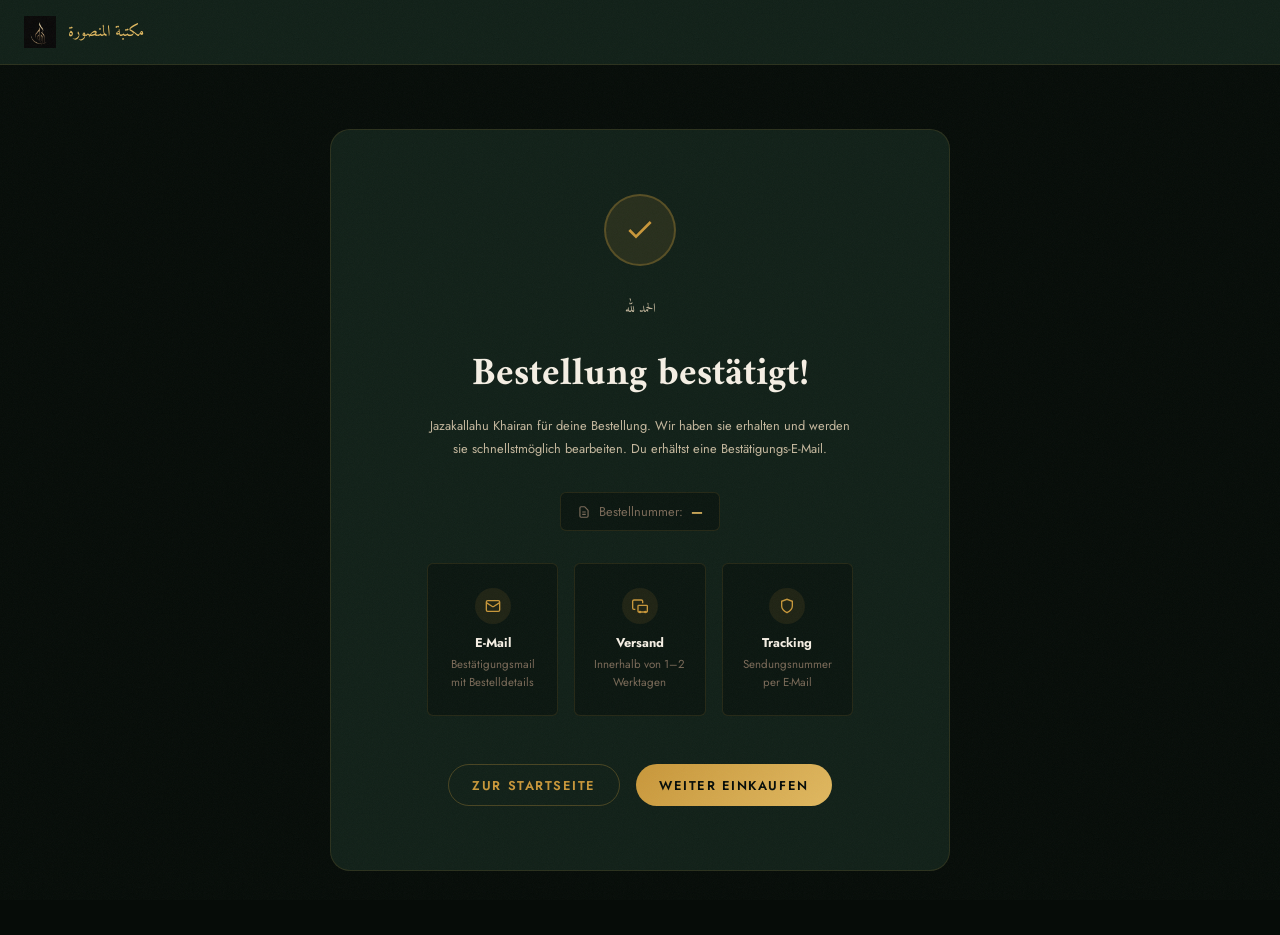
<file: bestellbestatigung.html>
<!DOCTYPE html>
<html lang="de">
<head>
  <meta charset="UTF-8">
  <meta name="viewport" content="width=device-width, initial-scale=1.0">
  <title>Bestellung bestätigt — Maktabah Al Mansurah</title>
  <link rel="icon" type="image/svg+xml" href="data:image/svg+xml,<svg xmlns='http://www.w3.org/2000/svg' viewBox='0 0 32 32'><rect width='32' height='32' fill='%230D1A0F'/><polygon points='16,3 17.6,11.4 24.5,7.5 20.6,14.4 29,16 20.6,17.6 24.5,24.5 17.6,20.6 16,29 14.4,20.6 7.5,24.5 11.4,17.6 3,16 11.4,14.4 7.5,7.5 14.4,11.4' fill='none' stroke='%23C8973A' stroke-width='0.8'/></svg>">
  <link rel="stylesheet" href="assets/css/base.css">
  <link rel="stylesheet" href="assets/css/layout.css">
  <link rel="stylesheet" href="assets/css/components.css">
  <style>
    body { background: var(--clr-ink); display: flex; flex-direction: column; min-height: 100vh; }
    .confirm-header {
      background: var(--clr-ink-light);
      border-bottom: 1px solid var(--border-subtle);
      padding: 1rem 1.5rem;
      display: flex;
      align-items: center;
      gap: .75rem;
    }
    .confirm-header img { height: 32px; }
    .confirm-header span { font-family: var(--font-arabic); font-size: 1rem; color: var(--clr-gold-light); }
    .confirm-main {
      flex: 1;
      display: flex;
      align-items: center;
      justify-content: center;
      padding: var(--sp-6) var(--sp-4);
    }
    .confirm-card {
      background: var(--clr-ink-light);
      border: 1px solid var(--border-subtle);
      border-radius: var(--radius-xl, 1.25rem);
      padding: var(--sp-6) var(--sp-7);
      max-width: 620px;
      width: 100%;
      text-align: center;
    }
    @media (max-width: 600px) { .confirm-card { padding: var(--sp-4); } }
    .confirm-icon {
      width: 72px;
      height: 72px;
      border-radius: 50%;
      background: rgba(200,151,58,.12);
      border: 2px solid var(--clr-gold-muted);
      display: flex;
      align-items: center;
      justify-content: center;
      margin: 0 auto var(--sp-4);
      color: var(--clr-gold);
      animation: icon-pop .5s cubic-bezier(.22,1,.36,1) forwards;
    }
    @keyframes icon-pop {
      0% { transform: scale(0.5); opacity: 0; }
      100% { transform: scale(1); opacity: 1; }
    }
    .confirm-arabic {
      font-family: var(--font-arabic);
      font-size: 1.4rem;
      color: var(--clr-gold-muted);
      direction: rtl;
      margin-bottom: var(--sp-3);
    }
    .confirm-card h1 {
      font-family: var(--font-display);
      font-size: var(--text-2xl);
      color: var(--clr-text-primary);
      margin-bottom: var(--sp-2);
    }
    .confirm-card > p {
      color: var(--clr-text-mid);
      font-size: var(--text-sm);
      line-height: 1.8;
      max-width: 440px;
      margin: 0 auto var(--sp-4);
    }
    .order-ref {
      display: inline-flex;
      align-items: center;
      gap: .5rem;
      background: var(--clr-ink-mid);
      border: 1px solid var(--border-subtle);
      border-radius: var(--radius-md);
      padding: .5rem 1rem;
      font-size: var(--text-sm);
      color: var(--clr-text-muted);
      margin-bottom: var(--sp-4);
    }
    .order-ref strong { color: var(--clr-gold-light); }
    .confirm-steps {
      display: grid;
      grid-template-columns: repeat(3, 1fr);
      gap: var(--sp-2);
      margin-bottom: var(--sp-5);
    }
    @media (max-width: 480px) { .confirm-steps { grid-template-columns: 1fr; } }
    .confirm-step {
      background: var(--clr-ink-mid);
      border: 1px solid var(--border-subtle);
      border-radius: var(--radius-md);
      padding: var(--sp-3) var(--sp-2);
      text-align: center;
    }
    .confirm-step__icon {
      width: 36px; height: 36px;
      border-radius: 50%;
      background: rgba(200,151,58,.1);
      display: flex; align-items: center; justify-content: center;
      color: var(--clr-gold);
      margin: 0 auto var(--sp-1);
    }
    .confirm-step p { font-size: .72rem; color: var(--clr-text-muted); line-height: 1.5; }
    .confirm-step strong { display: block; font-size: var(--text-sm); color: var(--clr-text-primary); margin-bottom: .2rem; }
    .confirm-actions {
      display: flex;
      gap: var(--sp-2);
      justify-content: center;
      flex-wrap: wrap;
    }
    .order-detail-list {
      background: var(--clr-ink-mid);
      border: 1px solid var(--border-subtle);
      border-radius: var(--radius-md);
      padding: var(--sp-3) var(--sp-4);
      margin-bottom: var(--sp-4);
      text-align: left;
    }
    .order-detail-item {
      display: flex;
      justify-content: space-between;
      font-size: var(--text-sm);
      padding: .4rem 0;
      border-bottom: 1px solid var(--border-subtle);
      color: var(--clr-text-mid);
    }
    .order-detail-item:last-child { border-bottom: none; }
    .order-detail-item span:last-child { color: var(--clr-text-primary); font-weight: 500; }
  </style>
</head>
<body>

<header class="confirm-header">
  <img src="MAM.logo.png" alt="Maktabah Al Mansurah">
  <span>مكتبة المنصورة</span>
</header>

<div class="confirm-main">
  <div class="confirm-card">

    <div class="confirm-icon">
      <svg width="32" height="32" viewBox="0 0 24 24" fill="none" stroke="currentColor" stroke-width="2"><path d="M20 6 9 17l-5-5"/></svg>
    </div>

    <p class="confirm-arabic">الحمد لله</p>

    <h1>Bestellung bestätigt!</h1>
    <p>Jazakallahu Khairan für deine Bestellung. Wir haben sie erhalten und werden sie schnellstmöglich bearbeiten. Du erhältst eine Bestätigungs-E-Mail.</p>

    <div class="order-ref">
      <svg width="14" height="14" viewBox="0 0 24 24" fill="none" stroke="currentColor" stroke-width="2"><path d="M9 12h6m-6 4h6m2 5H7a2 2 0 0 1-2-2V5a2 2 0 0 1 2-2h5.586a1 1 0 0 1 .707.293l5.414 5.414a1 1 0 0 1 .293.707V19a2 2 0 0 1-2 2z"/></svg>
      Bestellnummer: <strong id="orderNum">—</strong>
    </div>

    <div class="order-detail-list" id="orderDetails" style="display:none;">
      <!-- Rendered by JS -->
    </div>

    <div class="confirm-steps">
      <div class="confirm-step">
        <div class="confirm-step__icon">
          <svg width="16" height="16" viewBox="0 0 24 24" fill="none" stroke="currentColor" stroke-width="2"><rect x="2" y="4" width="20" height="16" rx="2"/><path d="m22 7-8.97 5.7a1.94 1.94 0 0 1-2.06 0L2 7"/></svg>
        </div>
        <strong>E-Mail</strong>
        <p>Bestätigungsmail mit Bestelldetails</p>
      </div>
      <div class="confirm-step">
        <div class="confirm-step__icon">
          <svg width="16" height="16" viewBox="0 0 24 24" fill="none" stroke="currentColor" stroke-width="2"><path d="M5 17H3a2 2 0 0 1-2-2V5a2 2 0 0 1 2-2h11a2 2 0 0 1 2 2v3"/><rect x="9" y="11" width="14" height="10" rx="1"/><circle cx="12" cy="21" r="1"/><circle cx="20" cy="21" r="1"/></svg>
        </div>
        <strong>Versand</strong>
        <p>Innerhalb von 1–2 Werktagen</p>
      </div>
      <div class="confirm-step">
        <div class="confirm-step__icon">
          <svg width="16" height="16" viewBox="0 0 24 24" fill="none" stroke="currentColor" stroke-width="2"><path d="M12 22s8-4 8-10V5l-8-3-8 3v7c0 6 8 10 8 10z"/></svg>
        </div>
        <strong>Tracking</strong>
        <p>Sendungsnummer per E-Mail</p>
      </div>
    </div>

    <div class="confirm-actions">
      <a href="index.html" class="btn btn-ghost">Zur Startseite</a>
      <a href="shop.html" class="btn btn-primary">Weiter einkaufen</a>
    </div>

  </div>
</div>

<script>
(function() {
  var ORDER_KEY = 'mam_last_order';
  function fmt(n) { return n.toFixed(2).replace('.', ',') + ' €'; }

  var order = null;
  try { order = JSON.parse(localStorage.getItem(ORDER_KEY) || 'null'); } catch(e) {}

  if (order) {
    var numEl = document.getElementById('orderNum');
    if (numEl) numEl.textContent = order.id || '—';

    var det = document.getElementById('orderDetails');
    if (det && order.items && order.items.length) {
      var rows = order.items.map(function(i) {
        return '<div class="order-detail-item"><span>' + i.name + ' ×' + i.qty + '</span><span>' + fmt(i.price * i.qty) + '</span></div>';
      }).join('');
      var shipCost = (order.total - order.items.reduce(function(s, i) { return s + i.price * i.qty; }, 0));
      rows += '<div class="order-detail-item"><span>Versand</span><span>' + (shipCost <= 0 ? 'Kostenlos' : fmt(shipCost)) + '</span></div>';
      rows += '<div class="order-detail-item" style="font-weight:700;color:var(--clr-text-primary)"><span>Gesamt</span><span style="color:var(--clr-gold-light);">' + fmt(order.total) + '</span></div>';
      det.innerHTML = rows;
      det.style.display = 'block';
    }
  }
})();
</script>

</body>
</html>
</file>
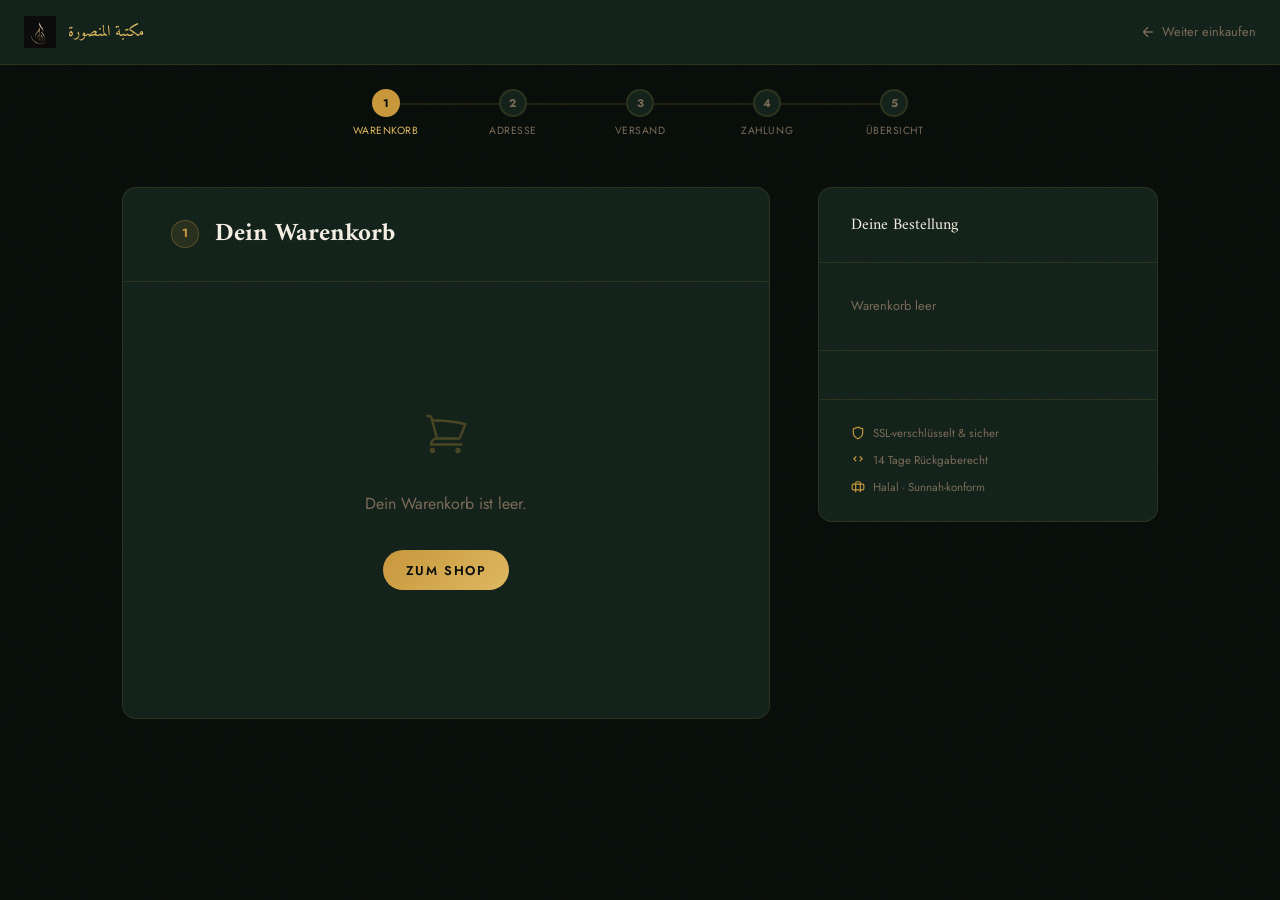
<file: checkout.html>
<!DOCTYPE html>
<html lang="de">
<head>
  <meta charset="UTF-8">
  <meta name="viewport" content="width=device-width, initial-scale=1.0">
  <meta name="description" content="Sicher bestellen bei Maktabah Al Mansurah — Kasse">
  <title>Kasse — Maktabah Al Mansurah</title>
  <link rel="icon" type="image/svg+xml" href="data:image/svg+xml,<svg xmlns='http://www.w3.org/2000/svg' viewBox='0 0 32 32'><rect width='32' height='32' fill='%230D1A0F'/><polygon points='16,3 17.6,11.4 24.5,7.5 20.6,14.4 29,16 20.6,17.6 24.5,24.5 17.6,20.6 16,29 14.4,20.6 7.5,24.5 11.4,17.6 3,16 11.4,14.4 7.5,7.5 14.4,11.4' fill='none' stroke='%23C8973A' stroke-width='0.8'/></svg>">
  <link rel="stylesheet" href="assets/css/base.css">
  <link rel="stylesheet" href="assets/css/animations.css">
  <link rel="stylesheet" href="assets/css/layout.css">
  <link rel="stylesheet" href="assets/css/components.css">
  <style>
    /* ── Checkout Layout ── */
    body { background: var(--clr-ink); }
    .checkout-shell {
      min-height: 100vh;
      display: flex;
      flex-direction: column;
    }
    .checkout-header {
      background: var(--clr-ink-light);
      border-bottom: 1px solid var(--border-subtle);
      padding: 1rem 1.5rem;
      display: flex;
      align-items: center;
      justify-content: space-between;
      position: sticky;
      top: 0;
      z-index: 50;
    }
    .checkout-header__brand {
      display: flex;
      align-items: center;
      gap: .75rem;
      text-decoration: none;
    }
    .checkout-header__brand img { height: 32px; width: auto; }
    .checkout-header__brand span {
      font-family: var(--font-arabic);
      font-size: 1rem;
      color: var(--clr-gold-light);
    }
    .checkout-header__back {
      font-size: var(--text-sm);
      color: var(--clr-text-muted);
      text-decoration: none;
      display: flex;
      align-items: center;
      gap: .35rem;
      transition: color var(--dur-fast) ease;
    }
    .checkout-header__back:hover { color: var(--clr-gold); }

    /* ── Progress Bar ── */
    .checkout-progress {
      padding: 1.5rem var(--sp-4) 0;
      max-width: 700px;
      margin-inline: auto;
      width: 100%;
    }
    .progress-steps {
      display: flex;
      align-items: center;
      gap: 0;
    }
    .progress-step {
      display: flex;
      flex-direction: column;
      align-items: center;
      gap: .3rem;
      flex: 1;
      position: relative;
    }
    .progress-step + .progress-step::before {
      content: '';
      position: absolute;
      top: 14px;
      left: calc(-50% + 14px);
      right: calc(50% + 14px);
      height: 2px;
      background: var(--border-subtle);
      transition: background .4s ease;
    }
    .progress-step.done + .progress-step::before { background: var(--clr-gold-muted); }
    .progress-step__dot {
      width: 28px;
      height: 28px;
      border-radius: 50%;
      border: 2px solid var(--border-subtle);
      background: var(--clr-ink-light);
      display: flex;
      align-items: center;
      justify-content: center;
      font-size: .7rem;
      font-weight: 700;
      color: var(--clr-text-muted);
      transition: all .3s ease;
      position: relative;
      z-index: 1;
    }
    .progress-step.active .progress-step__dot {
      border-color: var(--clr-gold);
      background: var(--clr-gold);
      color: var(--clr-ink);
    }
    .progress-step.done .progress-step__dot {
      border-color: var(--clr-gold-muted);
      background: rgba(200,151,58,.15);
      color: var(--clr-gold);
    }
    .progress-step__label {
      font-size: .65rem;
      color: var(--clr-text-muted);
      letter-spacing: .05em;
      text-transform: uppercase;
      white-space: nowrap;
    }
    .progress-step.active .progress-step__label { color: var(--clr-gold-light); }
    @media (max-width: 520px) { .progress-step__label { display: none; } }

    /* ── Main Layout ── */
    .checkout-main {
      flex: 1;
      max-width: 1100px;
      width: 100%;
      margin-inline: auto;
      padding: var(--sp-5) var(--sp-4);
      display: grid;
      grid-template-columns: 1fr 340px;
      gap: var(--sp-5);
      align-items: flex-start;
    }
    @media (max-width: 860px) {
      .checkout-main { grid-template-columns: 1fr; }
      .checkout-summary { order: -1; }
    }

    /* ── Step Panel ── */
    .checkout-panel {
      background: var(--clr-ink-light);
      border: 1px solid var(--border-subtle);
      border-radius: var(--radius-lg);
      overflow: hidden;
    }
    .panel-header {
      padding: var(--sp-4) var(--sp-5);
      border-bottom: 1px solid var(--border-subtle);
      display: flex;
      align-items: center;
      gap: var(--sp-2);
    }
    .panel-header__num {
      width: 28px; height: 28px;
      border-radius: 50%;
      background: rgba(200,151,58,.12);
      border: 1px solid var(--clr-gold-muted);
      display: flex; align-items: center; justify-content: center;
      font-size: .75rem; font-weight: 700;
      color: var(--clr-gold);
      flex-shrink: 0;
    }
    .panel-header__title {
      font-family: var(--font-display);
      font-size: var(--text-lg);
      color: var(--clr-text-primary);
    }
    .panel-body { padding: var(--sp-4) var(--sp-5); }

    /* ── Form Fields ── */
    .field-grid {
      display: grid;
      grid-template-columns: 1fr 1fr;
      gap: var(--sp-3);
    }
    .field-grid--full { grid-template-columns: 1fr; }
    @media (max-width: 540px) { .field-grid { grid-template-columns: 1fr; } }
    .field { display: flex; flex-direction: column; gap: .4rem; }
    .field--full { grid-column: 1 / -1; }
    .field label {
      font-size: var(--text-sm);
      font-weight: 500;
      color: var(--clr-text-mid);
      letter-spacing: .04em;
    }
    .field input, .field select {
      background: var(--clr-ink-mid);
      border: 1px solid var(--border-subtle);
      border-radius: var(--radius-md);
      padding: .75rem 1rem;
      color: var(--clr-text-primary);
      font-size: var(--text-sm);
      font-family: var(--font-body);
      transition: border-color var(--dur-fast) ease, box-shadow var(--dur-fast) ease;
      width: 100%;
    }
    .field input:focus, .field select:focus {
      outline: none;
      border-color: var(--clr-gold-muted);
      box-shadow: 0 0 0 3px rgba(200,151,58,.10);
    }
    .field input.error, .field select.error { border-color: #c0504d; }
    .field-error {
      font-size: .72rem;
      color: #e07070;
      display: none;
    }
    .field input.error + .field-error,
    .field select.error + .field-error { display: block; }

    /* ── Shipping Options ── */
    .shipping-options { display: flex; flex-direction: column; gap: var(--sp-2); }
    .shipping-option {
      display: flex;
      align-items: center;
      gap: var(--sp-3);
      padding: var(--sp-3) var(--sp-4);
      border: 2px solid var(--border-subtle);
      border-radius: var(--radius-md);
      cursor: pointer;
      transition: border-color var(--dur-fast) ease, background var(--dur-fast) ease;
      background: var(--clr-ink-mid);
    }
    .shipping-option:hover { border-color: var(--border-mid); }
    .shipping-option.selected {
      border-color: var(--clr-gold);
      background: rgba(200,151,58,.05);
    }
    .shipping-option input[type="radio"] { display: none; }
    .shipping-option__icon {
      width: 36px; height: 36px;
      border-radius: var(--radius-md);
      background: rgba(200,151,58,.1);
      display: flex; align-items: center; justify-content: center;
      color: var(--clr-gold);
      flex-shrink: 0;
    }
    .shipping-option__info { flex: 1; }
    .shipping-option__name {
      font-size: var(--text-sm);
      font-weight: 600;
      color: var(--clr-text-primary);
    }
    .shipping-option__desc {
      font-size: var(--text-xs);
      color: var(--clr-text-muted);
      margin-top: 2px;
    }
    .shipping-option__price {
      font-size: var(--text-sm);
      font-weight: 600;
      color: var(--clr-gold-light);
    }

    /* ── Payment Methods ── */
    .payment-methods {
      display: grid;
      grid-template-columns: 1fr 1fr;
      gap: var(--sp-2);
    }
    @media (max-width: 540px) { .payment-methods { grid-template-columns: 1fr; } }
    .payment-method-btn {
      display: flex;
      align-items: center;
      gap: .6rem;
      padding: .85rem 1rem;
      border: 2px solid var(--border-subtle);
      border-radius: var(--radius-md);
      background: var(--clr-ink-mid);
      cursor: pointer;
      transition: all var(--dur-fast) ease;
      font-family: var(--font-body);
      font-size: var(--text-sm);
      color: var(--clr-text-mid);
    }
    .payment-method-btn:hover { border-color: var(--border-mid); color: var(--clr-text-primary); }
    .payment-method-btn.selected {
      border-color: var(--clr-gold);
      background: rgba(200,151,58,.06);
      color: var(--clr-text-primary);
    }
    .payment-method-btn svg { color: var(--clr-gold); flex-shrink: 0; }
    .payment-method-btn input[type="radio"] { display: none; }

    /* ── Order Summary Sidebar ── */
    .checkout-summary {
      position: sticky;
      top: calc(var(--header-h, 72px) + 1rem);
    }
    .summary-card {
      background: var(--clr-ink-light);
      border: 1px solid var(--border-subtle);
      border-radius: var(--radius-lg);
      overflow: hidden;
    }
    .summary-card__header {
      padding: var(--sp-3) var(--sp-4);
      border-bottom: 1px solid var(--border-subtle);
      font-family: var(--font-display);
      font-size: var(--text-base);
      color: var(--clr-text-primary);
    }
    .summary-items { padding: var(--sp-3) var(--sp-4); }
    .summary-item {
      display: flex;
      justify-content: space-between;
      align-items: center;
      gap: var(--sp-2);
      padding: .5rem 0;
      border-bottom: 1px solid var(--border-subtle);
    }
    .summary-item:last-child { border-bottom: none; }
    .summary-item__name {
      font-size: var(--text-sm);
      color: var(--clr-text-mid);
      flex: 1;
    }
    .summary-item__qty {
      font-size: var(--text-xs);
      color: var(--clr-text-muted);
      background: var(--clr-ink-mid);
      border-radius: 4px;
      padding: 1px 6px;
      margin-right: .5rem;
    }
    .summary-item__price {
      font-size: var(--text-sm);
      color: var(--clr-text-primary);
      white-space: nowrap;
    }
    .summary-totals {
      padding: var(--sp-3) var(--sp-4);
      border-top: 1px solid var(--border-subtle);
    }
    .summary-row {
      display: flex;
      justify-content: space-between;
      font-size: var(--text-sm);
      color: var(--clr-text-muted);
      margin-bottom: .4rem;
    }
    .summary-row--total {
      font-size: var(--text-base);
      font-weight: 700;
      color: var(--clr-text-primary);
      border-top: 1px solid var(--border-subtle);
      padding-top: .6rem;
      margin-top: .4rem;
    }
    .summary-row--total span:last-child { color: var(--clr-gold-light); }
    .summary-trust {
      padding: var(--sp-3) var(--sp-4);
      border-top: 1px solid var(--border-subtle);
      display: flex;
      flex-direction: column;
      gap: .5rem;
    }
    .trust-item {
      display: flex;
      align-items: center;
      gap: .5rem;
      font-size: .72rem;
      color: var(--clr-text-muted);
    }
    .trust-item svg { color: var(--clr-gold); flex-shrink: 0; }

    /* ── Overview / Confirmation Step ── */
    .overview-section {
      margin-bottom: var(--sp-3);
    }
    .overview-label {
      font-size: var(--text-xs);
      letter-spacing: .1em;
      text-transform: uppercase;
      color: var(--clr-gold-muted);
      margin-bottom: .4rem;
    }
    .overview-value {
      font-size: var(--text-sm);
      color: var(--clr-text-mid);
      line-height: 1.7;
    }
    .overview-edit {
      font-size: var(--text-xs);
      color: var(--clr-gold);
      cursor: pointer;
      text-decoration: underline;
      margin-left: .5rem;
    }
    .overview-separator {
      height: 1px;
      background: var(--border-subtle);
      margin: var(--sp-3) 0;
    }

    /* ── Action Buttons ── */
    .checkout-actions {
      display: flex;
      gap: var(--sp-2);
      margin-top: var(--sp-4);
      flex-wrap: wrap;
    }
    .btn-back-step {
      background: transparent;
      border: 1px solid var(--border-mid);
      border-radius: var(--radius-md);
      padding: .75rem 1.5rem;
      color: var(--clr-text-muted);
      font-family: var(--font-body);
      font-size: var(--text-sm);
      cursor: pointer;
      transition: all var(--dur-fast) ease;
    }
    .btn-back-step:hover { border-color: var(--clr-gold-muted); color: var(--clr-text-primary); }
    .btn-next-step {
      flex: 1;
      background: linear-gradient(135deg, var(--clr-gold), var(--clr-gold-light));
      border: none;
      border-radius: var(--radius-md);
      padding: .85rem 2rem;
      color: var(--clr-ink);
      font-family: var(--font-body);
      font-size: var(--text-base);
      font-weight: 700;
      cursor: pointer;
      transition: opacity var(--dur-fast) ease, transform var(--dur-fast) ease;
      letter-spacing: .02em;
    }
    .btn-next-step:hover { opacity: .9; transform: translateY(-1px); }
    .btn-next-step:active { transform: translateY(0); }

    /* ── Empty Cart ── */
    .empty-cart {
      text-align: center;
      padding: var(--sp-7);
    }
    .empty-cart svg { color: var(--clr-gold-muted); margin-bottom: var(--sp-3); }
    .empty-cart p { color: var(--clr-text-muted); margin-bottom: var(--sp-4); }

    /* ── GDPR note ── */
    .gdpr-note {
      font-size: .72rem;
      color: var(--clr-text-muted);
      line-height: 1.6;
      margin-top: var(--sp-3);
    }
    .gdpr-note a { color: var(--clr-gold); }
  </style>
</head>
<body>

<div class="checkout-shell">

  <!-- Header -->
  <header class="checkout-header">
    <a href="index.html" class="checkout-header__brand">
      <img src="MAM.logo.png" alt="Maktabah Al Mansurah">
      <span>مكتبة المنصورة</span>
    </a>
    <a href="shop.html" class="checkout-header__back">
      <svg width="16" height="16" viewBox="0 0 24 24" fill="none" stroke="currentColor" stroke-width="2"><path d="M19 12H5m0 0 7-7m-7 7 7 7"/></svg>
      Weiter einkaufen
    </a>
  </header>

  <!-- Progress -->
  <div class="checkout-progress">
    <div class="progress-steps" id="progressSteps">
      <div class="progress-step active" data-step="1">
        <div class="progress-step__dot">1</div>
        <span class="progress-step__label">Warenkorb</span>
      </div>
      <div class="progress-step" data-step="2">
        <div class="progress-step__dot">2</div>
        <span class="progress-step__label">Adresse</span>
      </div>
      <div class="progress-step" data-step="3">
        <div class="progress-step__dot">3</div>
        <span class="progress-step__label">Versand</span>
      </div>
      <div class="progress-step" data-step="4">
        <div class="progress-step__dot">4</div>
        <span class="progress-step__label">Zahlung</span>
      </div>
      <div class="progress-step" data-step="5">
        <div class="progress-step__dot">5</div>
        <span class="progress-step__label">Übersicht</span>
      </div>
    </div>
  </div>

  <!-- Main -->
  <div class="checkout-main">

    <!-- Step Panel -->
    <div class="checkout-panel" id="checkoutPanel">

      <!-- Step 1: Cart -->
      <div id="step1" class="step-view">
        <div class="panel-header">
          <div class="panel-header__num">1</div>
          <h2 class="panel-header__title">Dein Warenkorb</h2>
        </div>
        <div class="panel-body" id="cartReview">
          <!-- Rendered by JS -->
        </div>
      </div>

      <!-- Step 2: Customer Data -->
      <div id="step2" class="step-view" style="display:none;">
        <div class="panel-header">
          <div class="panel-header__num">2</div>
          <h2 class="panel-header__title">Lieferadresse</h2>
        </div>
        <div class="panel-body">
          <form id="addressForm" novalidate>
            <div class="field-grid">
              <div class="field">
                <label for="fname">Vorname *</label>
                <input type="text" id="fname" name="fname" required autocomplete="given-name">
                <span class="field-error">Bitte Vorname eingeben</span>
              </div>
              <div class="field">
                <label for="lname">Nachname *</label>
                <input type="text" id="lname" name="lname" required autocomplete="family-name">
                <span class="field-error">Bitte Nachname eingeben</span>
              </div>
              <div class="field field--full">
                <label for="email">E-Mail-Adresse *</label>
                <input type="email" id="email" name="email" required autocomplete="email">
                <span class="field-error">Bitte gültige E-Mail eingeben</span>
              </div>
              <div class="field field--full">
                <label for="phone">Telefonnummer</label>
                <input type="tel" id="phone" name="phone" autocomplete="tel" placeholder="+49 ...">
              </div>
              <div class="field field--full">
                <label for="street">Straße &amp; Hausnummer *</label>
                <input type="text" id="street" name="street" required autocomplete="street-address">
                <span class="field-error">Bitte Straße angeben</span>
              </div>
              <div class="field">
                <label for="zip">PLZ *</label>
                <input type="text" id="zip" name="zip" required autocomplete="postal-code" maxlength="10">
                <span class="field-error">Bitte PLZ angeben</span>
              </div>
              <div class="field">
                <label for="city">Ort *</label>
                <input type="text" id="city" name="city" required autocomplete="address-level2">
                <span class="field-error">Bitte Ort angeben</span>
              </div>
              <div class="field field--full">
                <label for="country">Land *</label>
                <select id="country" name="country" required autocomplete="country">
                  <option value="DE" selected>Deutschland</option>
                  <option value="AT">Österreich</option>
                  <option value="CH">Schweiz</option>
                </select>
              </div>
            </div>
          </form>
          <div class="checkout-actions">
            <button class="btn-back-step" onclick="goToStep(1)">← Zurück</button>
            <button class="btn-next-step" onclick="validateAddress()">Weiter zur Versandart →</button>
          </div>
        </div>
      </div>

      <!-- Step 3: Shipping -->
      <div id="step3" class="step-view" style="display:none;">
        <div class="panel-header">
          <div class="panel-header__num">3</div>
          <h2 class="panel-header__title">Versandart</h2>
        </div>
        <div class="panel-body">
          <div class="shipping-options">
            <label class="shipping-option selected" id="optStandard">
              <input type="radio" name="shipping" value="standard" checked>
              <div class="shipping-option__icon">
                <svg width="18" height="18" viewBox="0 0 24 24" fill="none" stroke="currentColor" stroke-width="1.8"><path d="M5 17H3a2 2 0 0 1-2-2V5a2 2 0 0 1 2-2h11a2 2 0 0 1 2 2v3"/><rect x="9" y="11" width="14" height="10" rx="1"/><circle cx="12" cy="21" r="1"/><circle cx="20" cy="21" r="1"/></svg>
              </div>
              <div class="shipping-option__info">
                <div class="shipping-option__name">Standardversand — DHL / DPD</div>
                <div class="shipping-option__desc">3–5 Werktage · Sendungsverfolgung inklusive</div>
              </div>
              <div class="shipping-option__price" id="stdPrice">3,99 €</div>
            </label>
            <label class="shipping-option" id="optExpress">
              <input type="radio" name="shipping" value="express">
              <div class="shipping-option__icon">
                <svg width="18" height="18" viewBox="0 0 24 24" fill="none" stroke="currentColor" stroke-width="1.8"><path d="M13 2L3 14h9l-1 8 10-12h-9l1-8z"/></svg>
              </div>
              <div class="shipping-option__info">
                <div class="shipping-option__name">Expressversand</div>
                <div class="shipping-option__desc">1–2 Werktage · Prioritätszustellung</div>
              </div>
              <div class="shipping-option__price">7,99 €</div>
            </label>
          </div>
          <div id="freeShippingNote" style="margin-top:var(--sp-3);padding:var(--sp-2) var(--sp-3);background:rgba(200,151,58,.07);border:1px solid var(--border-subtle);border-radius:var(--radius-md);font-size:var(--text-sm);color:var(--clr-gold-light);display:none;">
            Kostenloser Versand ab 50 € — du hast es schon!
          </div>
          <div class="checkout-actions">
            <button class="btn-back-step" onclick="goToStep(2)">← Zurück</button>
            <button class="btn-next-step" onclick="goToStep(4)">Weiter zur Zahlung →</button>
          </div>
        </div>
      </div>

      <!-- Step 4: Payment -->
      <div id="step4" class="step-view" style="display:none;">
        <div class="panel-header">
          <div class="panel-header__num">4</div>
          <h2 class="panel-header__title">Zahlungsart</h2>
        </div>
        <div class="panel-body">
          <div class="payment-methods" id="paymentMethods">
            <label class="payment-method-btn selected" data-method="paypal">
              <input type="radio" name="payment" value="paypal" checked>
              <svg width="18" height="18" viewBox="0 0 24 24" fill="none" stroke="currentColor" stroke-width="1.8"><path d="M7 11.5c0 2.49 2.01 4.5 4.5 4.5h1c2.49 0 4.5-2.01 4.5-4.5S15 7 12.5 7H11C8.51 7 7 8.51 7 11.5z"/><path d="M4 15.5c0 2.49 2.01 4.5 4.5 4.5h1c2.49 0 4.5-2.01 4.5-4.5"/></svg>
              PayPal
            </label>
            <label class="payment-method-btn" data-method="klarna">
              <input type="radio" name="payment" value="klarna">
              <svg width="18" height="18" viewBox="0 0 24 24" fill="none" stroke="currentColor" stroke-width="1.8"><rect x="1" y="4" width="22" height="16" rx="2"/><line x1="1" y1="10" x2="23" y2="10"/></svg>
              Klarna
            </label>
            <label class="payment-method-btn" data-method="sofort">
              <input type="radio" name="payment" value="sofort">
              <svg width="18" height="18" viewBox="0 0 24 24" fill="none" stroke="currentColor" stroke-width="1.8"><path d="M13 2L3 14h9l-1 8 10-12h-9l1-8z"/></svg>
              Sofortüberweisung
            </label>
            <label class="payment-method-btn" data-method="card">
              <input type="radio" name="payment" value="card">
              <svg width="18" height="18" viewBox="0 0 24 24" fill="none" stroke="currentColor" stroke-width="1.8"><rect x="1" y="4" width="22" height="16" rx="2"/><line x1="1" y1="10" x2="23" y2="10"/></svg>
              Kreditkarte
            </label>
            <label class="payment-method-btn" data-method="applepay">
              <input type="radio" name="payment" value="applepay">
              <svg width="18" height="18" viewBox="0 0 24 24" fill="none" stroke="currentColor" stroke-width="1.8"><path d="M12 2a5 5 0 0 1 5 5 5 5 0 0 1-5 5 5 5 0 0 1-5-5 5 5 0 0 1 5-5m0 12c5.33 0 8 2.67 8 4v2H4v-2c0-1.33 2.67-4 8-4z"/></svg>
              Apple Pay
            </label>
            <label class="payment-method-btn" data-method="bank">
              <input type="radio" name="payment" value="bank">
              <svg width="18" height="18" viewBox="0 0 24 24" fill="none" stroke="currentColor" stroke-width="1.8"><path d="M3 9l9-7 9 7v11a2 2 0 0 1-2 2H5a2 2 0 0 1-2-2z"/><polyline points="9 22 9 12 15 12 15 22"/></svg>
              Banküberweisung
            </label>
          </div>
          <div id="bankDetails" style="display:none;margin-top:var(--sp-3);padding:var(--sp-3) var(--sp-4);background:rgba(200,151,58,.06);border:1px solid var(--border-subtle);border-radius:var(--radius-md);">
            <p style="font-size:var(--text-sm);color:var(--clr-gold-light);font-weight:600;margin-bottom:var(--sp-2);">Bankverbindung</p>
            <p style="font-size:var(--text-sm);color:var(--clr-text-mid);line-height:1.8;">
              Empfänger: Metehan Al Mansurah<br>
              IBAN: DE[Bitte eigene IBAN eintragen]<br>
              Verwendungszweck: Bestellnummer (wird per E-Mail mitgeteilt)<br>
              <em style="font-size:var(--text-xs);color:var(--clr-text-muted);">Die Bestellung wird erst nach Zahlungseingang bearbeitet.</em>
            </p>
          </div>
          <div class="checkout-actions">
            <button class="btn-back-step" onclick="goToStep(3)">← Zurück</button>
            <button class="btn-next-step" onclick="goToStep(5)">Zur Bestellübersicht →</button>
          </div>
        </div>
      </div>

      <!-- Step 5: Overview -->
      <div id="step5" class="step-view" style="display:none;">
        <div class="panel-header">
          <div class="panel-header__num">5</div>
          <h2 class="panel-header__title">Bestellübersicht</h2>
        </div>
        <div class="panel-body" id="overviewBody">
          <!-- Rendered by JS -->
        </div>
      </div>

    </div>

    <!-- Summary Sidebar -->
    <aside class="checkout-summary">
      <div class="summary-card">
        <div class="summary-card__header">Deine Bestellung</div>
        <div class="summary-items" id="summaryItems">
          <!-- Rendered by JS -->
        </div>
        <div class="summary-totals" id="summaryTotals">
          <!-- Rendered by JS -->
        </div>
        <div class="summary-trust">
          <div class="trust-item">
            <svg width="14" height="14" viewBox="0 0 24 24" fill="none" stroke="currentColor" stroke-width="2"><path d="M12 22s8-4 8-10V5l-8-3-8 3v7c0 6 8 10 8 10z"/></svg>
            SSL-verschlüsselt &amp; sicher
          </div>
          <div class="trust-item">
            <svg width="14" height="14" viewBox="0 0 24 24" fill="none" stroke="currentColor" stroke-width="2"><path d="M9 14l-4-4 4-4m6 8l4-4-4-4"/></svg>
            14 Tage Rückgaberecht
          </div>
          <div class="trust-item">
            <svg width="14" height="14" viewBox="0 0 24 24" fill="none" stroke="currentColor" stroke-width="2"><path d="M20 7H4a2 2 0 0 0-2 2v6a2 2 0 0 0 2 2h16a2 2 0 0 0 2-2V9a2 2 0 0 0-2-2z"/><path d="M16 21V5a2 2 0 0 0-2-2h-4a2 2 0 0 0-2 2v16"/></svg>
            Halal · Sunnah-konform
          </div>
        </div>
      </div>
    </aside>

  </div><!-- /checkout-main -->
</div><!-- /checkout-shell -->

<script>
'use strict';

/* ── State ── */
var CART_KEY = 'mam_cart_v2';
var ORDER_KEY = 'mam_last_order';
var currentStep = 1;
var formData = {};
var selectedShipping = 'standard';
var selectedPayment = 'paypal';

function getCart() {
  try { return JSON.parse(localStorage.getItem(CART_KEY) || '[]'); }
  catch(e) { return []; }
}
function fmt(n) { return n.toFixed(2).replace('.', ',') + ' €'; }
function getSubtotal(cart) {
  return cart.reduce(function(s, i) { return s + i.price * i.qty; }, 0);
}
function getShippingCost(cart) {
  var sub = getSubtotal(cart);
  if (sub >= 50) return 0;
  return selectedShipping === 'express' ? 7.99 : 3.99;
}
function getTotal(cart) { return getSubtotal(cart) + getShippingCost(cart); }

/* ── Progress ── */
function updateProgress(step) {
  document.querySelectorAll('.progress-step').forEach(function(el) {
    var s = parseInt(el.dataset.step);
    el.classList.remove('active', 'done');
    if (s === step) el.classList.add('active');
    else if (s < step) el.classList.add('done');
  });
}

/* ── Step Navigation ── */
function goToStep(step) {
  document.getElementById('step' + currentStep).style.display = 'none';
  currentStep = step;
  document.getElementById('step' + step).style.display = 'block';
  updateProgress(step);
  window.scrollTo({ top: 0, behavior: 'smooth' });
  if (step === 5) renderOverview();
  renderSummary();
}

/* ── Step 1: Cart Review ── */
function renderCartReview() {
  var cart = getCart();
  var el = document.getElementById('cartReview');
  if (!cart.length) {
    el.innerHTML = '<div class="empty-cart">' +
      '<svg width="48" height="48" viewBox="0 0 24 24" fill="none" stroke="currentColor" stroke-width="1.2"><path d="M2.25 3h1.386c.51 0 .955.343 1.087.835l.383 1.437M7.5 14.25a3 3 0 0 0-3 3h15.75m-12.75-3h11.218c1.121-2.3 2.1-4.684 2.924-7.138a60.114 60.114 0 0 0-16.536-1.84M7.5 14.25 5.106 5.272M6 20.25a.75.75 0 1 1-1.5 0 .75.75 0 0 1 1.5 0Zm12.75 0a.75.75 0 1 1-1.5 0 .75.75 0 0 1 1.5 0Z"/></svg>' +
      '<p>Dein Warenkorb ist leer.</p>' +
      '<a href="shop.html" class="btn btn-primary">Zum Shop</a>' +
      '</div>';
    return;
  }

  var rows = cart.map(function(item) {
    return '<div style="display:flex;justify-content:space-between;align-items:center;padding:.75rem 0;border-bottom:1px solid var(--border-subtle);">' +
      '<div style="flex:1;">' +
        '<p style="font-size:var(--text-sm);color:var(--clr-text-primary);font-weight:500;">' + item.name + '</p>' +
        '<p style="font-size:var(--text-xs);color:var(--clr-text-muted);">Menge: ' + item.qty + ' · ' + fmt(item.price) + ' / Stk.</p>' +
      '</div>' +
      '<span style="font-size:var(--text-sm);font-weight:600;color:var(--clr-gold-light);">' + fmt(item.price * item.qty) + '</span>' +
      '</div>';
  }).join('');

  el.innerHTML = rows +
    '<div class="checkout-actions"><a href="shop.html" class="btn-back-step" style="text-decoration:none;">← Shop</a>' +
    '<button class="btn-next-step" onclick="goToStep(2)">Weiter zur Adresse →</button></div>';
}

/* ── Step 3: Shipping ── */
function initShipping() {
  document.querySelectorAll('.shipping-option').forEach(function(opt) {
    opt.addEventListener('click', function() {
      document.querySelectorAll('.shipping-option').forEach(function(o) { o.classList.remove('selected'); });
      opt.classList.add('selected');
      selectedShipping = opt.querySelector('input').value;
      checkFreeShipping();
      renderSummary();
    });
  });
  checkFreeShipping();
}

function checkFreeShipping() {
  var cart = getCart();
  var sub = getSubtotal(cart);
  var note = document.getElementById('freeShippingNote');
  var stdPrice = document.getElementById('stdPrice');
  if (sub >= 50) {
    if (note) note.style.display = 'block';
    if (stdPrice) stdPrice.textContent = 'Kostenlos';
  } else {
    if (note) note.style.display = 'none';
    if (stdPrice) stdPrice.textContent = '3,99 €';
  }
}

/* ── Step 4: Payment ── */
function initPayment() {
  document.querySelectorAll('.payment-method-btn').forEach(function(btn) {
    btn.addEventListener('click', function() {
      document.querySelectorAll('.payment-method-btn').forEach(function(b) { b.classList.remove('selected'); });
      btn.classList.add('selected');
      selectedPayment = btn.dataset.method;
      var bankDetails = document.getElementById('bankDetails');
      if (bankDetails) bankDetails.style.display = selectedPayment === 'bank' ? 'block' : 'none';
    });
  });
}

/* ── Summary Sidebar ── */
function renderSummary() {
  var cart = getCart();
  var itemsEl = document.getElementById('summaryItems');
  var totalsEl = document.getElementById('summaryTotals');
  if (!itemsEl || !totalsEl) return;

  if (!cart.length) {
    itemsEl.innerHTML = '<p style="font-size:var(--text-sm);color:var(--clr-text-muted);padding:.5rem 0;">Warenkorb leer</p>';
    totalsEl.innerHTML = '';
    return;
  }

  itemsEl.innerHTML = cart.map(function(item) {
    return '<div class="summary-item">' +
      '<span class="summary-item__name">' + item.name + '</span>' +
      '<span class="summary-item__qty">×' + item.qty + '</span>' +
      '<span class="summary-item__price">' + fmt(item.price * item.qty) + '</span>' +
      '</div>';
  }).join('');

  var sub = getSubtotal(cart);
  var ship = getShippingCost(cart);
  var total = sub + ship;
  totalsEl.innerHTML =
    '<div class="summary-row"><span>Zwischensumme</span><span>' + fmt(sub) + '</span></div>' +
    '<div class="summary-row"><span>Versand</span><span>' + (ship === 0 ? 'Kostenlos' : fmt(ship)) + '</span></div>' +
    '<div class="summary-row summary-row--total"><span>Gesamt</span><span>' + fmt(total) + '</span></div>';
}

/* ── Step 5: Overview ── */
function renderOverview() {
  var cart = getCart();
  var el = document.getElementById('overviewBody');
  var paymentNames = {
    paypal: 'PayPal', klarna: 'Klarna', sofort: 'Sofortüberweisung',
    card: 'Kreditkarte', applepay: 'Apple Pay', bank: 'Banküberweisung'
  };
  var shipName = selectedShipping === 'express' ? 'Expressversand (1–2 Werktage)' : 'Standardversand (3–5 Werktage)';
  var ship = getShippingCost(cart);

  el.innerHTML =
    '<div class="overview-section">' +
      '<p class="overview-label">Lieferadresse</p>' +
      '<p class="overview-value">' +
        (formData.fname || '') + ' ' + (formData.lname || '') + '<br>' +
        (formData.street || '') + '<br>' +
        (formData.zip || '') + ' ' + (formData.city || '') + '<br>' +
        (formData.country === 'AT' ? 'Österreich' : formData.country === 'CH' ? 'Schweiz' : 'Deutschland') +
      '</p>' +
      '<p class="overview-label" style="margin-top:.75rem;">E-Mail</p>' +
      '<p class="overview-value">' + (formData.email || '') + '</p>' +
    '</div>' +
    '<div class="overview-separator"></div>' +
    '<div class="overview-section">' +
      '<p class="overview-label">Versandart</p>' +
      '<p class="overview-value">' + shipName + ' — ' + (ship === 0 ? 'Kostenlos' : fmt(ship)) + '</p>' +
    '</div>' +
    '<div class="overview-separator"></div>' +
    '<div class="overview-section">' +
      '<p class="overview-label">Zahlungsart</p>' +
      '<p class="overview-value">' + (paymentNames[selectedPayment] || selectedPayment) + '</p>' +
    '</div>' +
    '<div class="overview-separator"></div>' +
    '<p style="font-size:var(--text-sm);color:var(--clr-text-mid);line-height:1.8;margin-bottom:var(--sp-3);">' +
      'Mit Klick auf „Jetzt kaufen" bestätigst du deine Bestellung verbindlich und akzeptierst unsere ' +
      '<a href="agb.html" style="color:var(--clr-gold);">AGB</a>, ' +
      '<a href="datenschutz.html" style="color:var(--clr-gold);">Datenschutzerklärung</a> und ' +
      '<a href="widerruf.html" style="color:var(--clr-gold);">Widerrufsbelehrung</a>.' +
    '</p>' +
    '<div class="checkout-actions">' +
      '<button class="btn-back-step" onclick="goToStep(4)">← Zurück</button>' +
      '<button class="btn-next-step" style="background:linear-gradient(135deg,#c0504d,#e07070);" onclick="placeOrder()">Jetzt kaufen — ' + fmt(getTotal(cart)) + '</button>' +
    '</div>' +
    '<p class="gdpr-note">Durch den Kauf stimmst du der Verarbeitung deiner Daten zur Auftragsabwicklung gemäß unserer <a href="datenschutz.html">Datenschutzerklärung</a> zu.</p>';
}

/* ── Address Validation ── */
function validateAddress() {
  var form = document.getElementById('addressForm');
  var fields = form.querySelectorAll('[required]');
  var valid = true;
  fields.forEach(function(f) {
    var isEmpty = !f.value.trim();
    var isEmail = f.type === 'email' && !/^\S+@\S+\.\S+$/.test(f.value);
    if (isEmpty || isEmail) {
      f.classList.add('error');
      valid = false;
    } else {
      f.classList.remove('error');
    }
  });
  if (!valid) {
    form.querySelector('.error')?.scrollIntoView({ behavior: 'smooth', block: 'center' });
    return;
  }
  form.querySelectorAll('input, select').forEach(function(f) {
    formData[f.name] = f.value;
  });
  goToStep(3);
}

/* ── Place Order ── */
function placeOrder() {
  var cart = getCart();
  if (!cart.length) return;

  var order = {
    id: 'MAM-' + Date.now().toString(36).toUpperCase(),
    date: new Date().toLocaleDateString('de-DE'),
    items: cart,
    address: formData,
    shipping: selectedShipping,
    payment: selectedPayment,
    total: getTotal(cart)
  };
  localStorage.setItem(ORDER_KEY, JSON.stringify(order));
  localStorage.removeItem(CART_KEY);
  window.location.href = 'bestellbestatigung.html';
}

/* ── Init ── */
document.addEventListener('DOMContentLoaded', function() {
  var cart = getCart();
  if (!cart.length && window.location.search !== '?empty') {
    /* allow empty for direct testing */
  }
  renderCartReview();
  renderSummary();
  initShipping();
  initPayment();

  /* Clear field errors on input */
  document.querySelectorAll('.field input, .field select').forEach(function(f) {
    f.addEventListener('input', function() { this.classList.remove('error'); });
  });
});
</script>

</body>
</html>
</file>
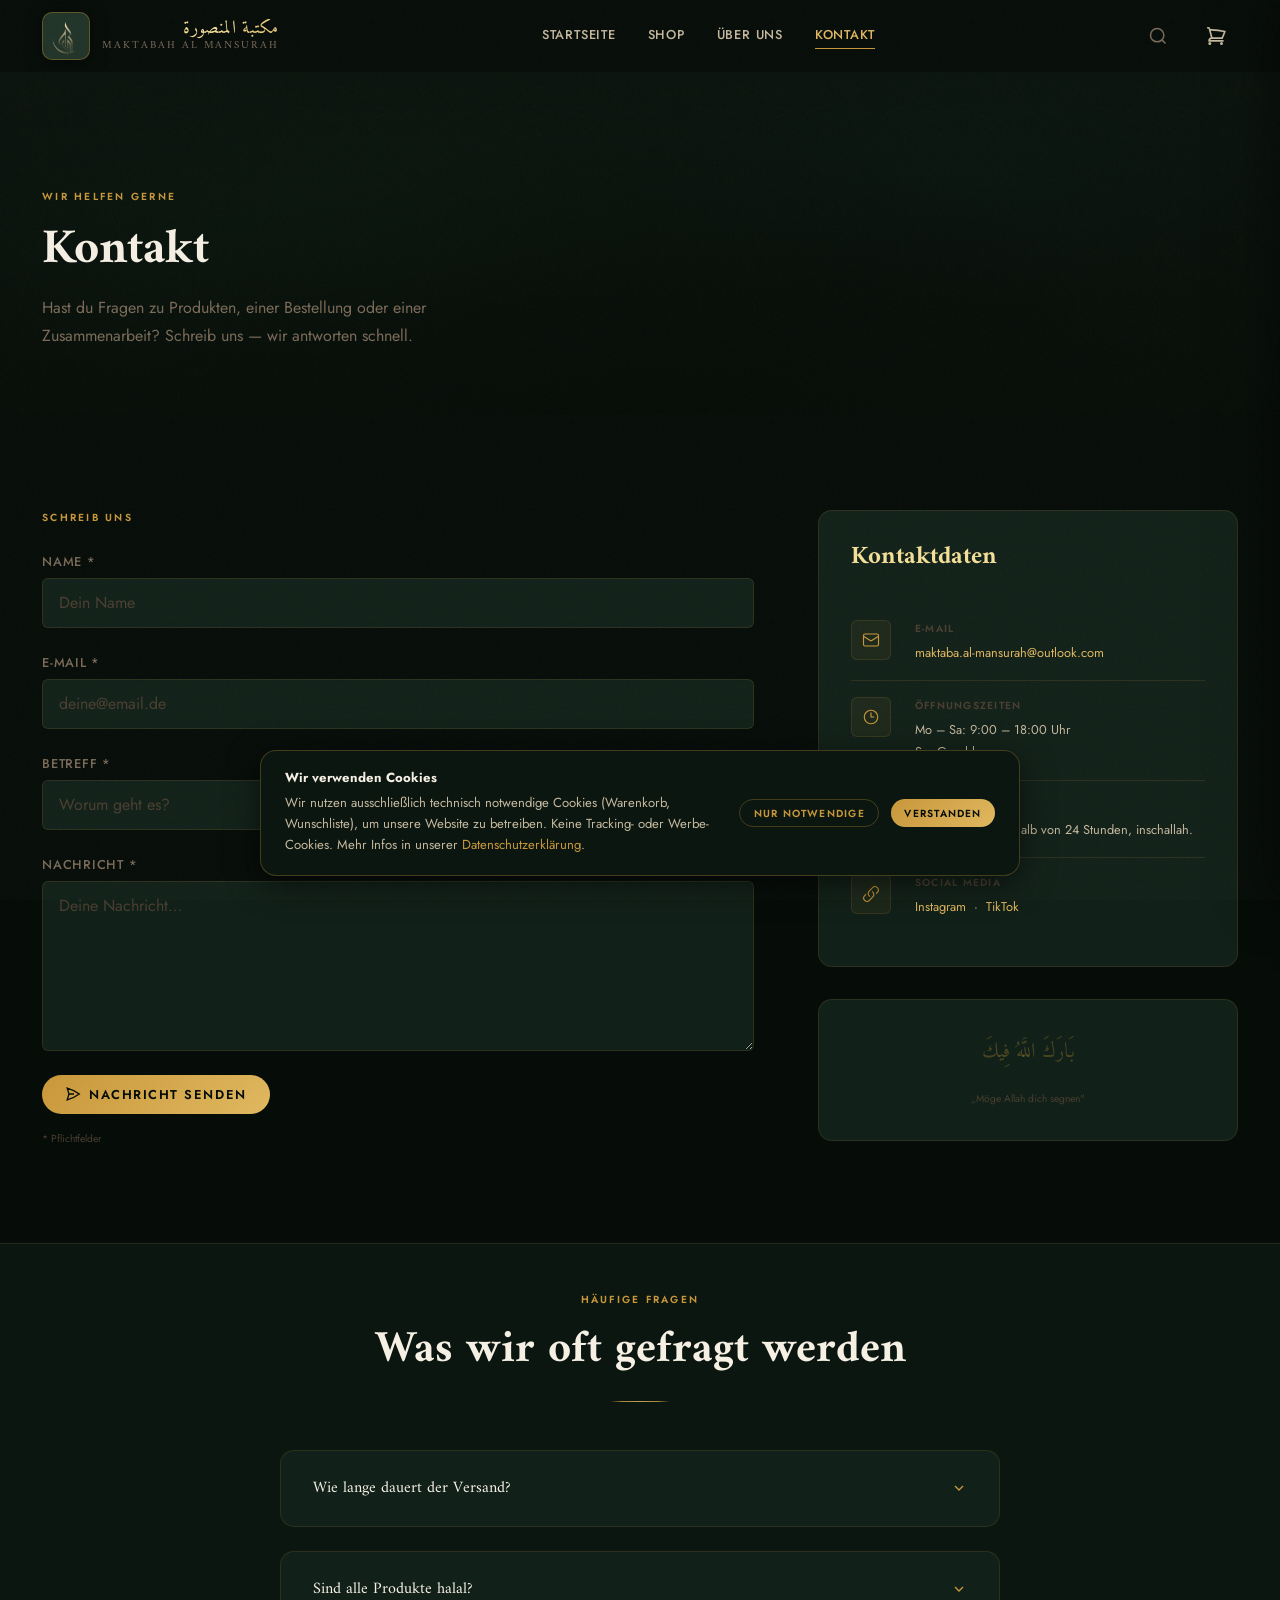
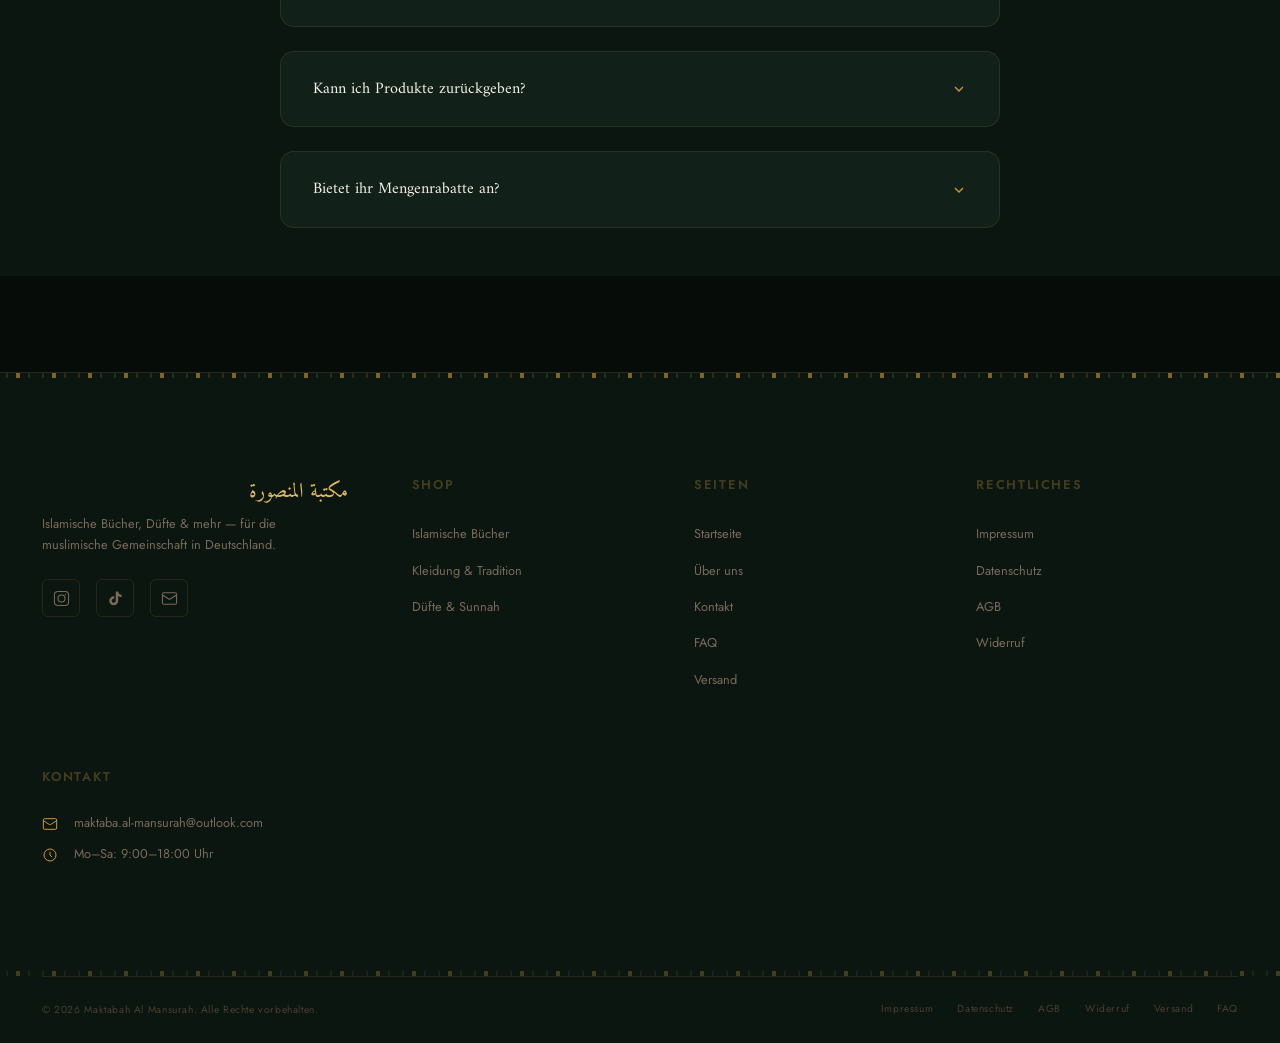
<file: contact.html>
<!DOCTYPE html>
<html lang="de">
<head>
  <meta charset="UTF-8">
  <meta name="viewport" content="width=device-width, initial-scale=1.0">
  <meta name="description" content="Kontakt zu Maktabah Al Mansurah — schreib uns eine Nachricht oder wende dich per E-Mail an uns.">
  <title>Kontakt — Maktabah Al Mansurah</title>
  <link rel="icon" type="image/svg+xml" href="data:image/svg+xml,<svg xmlns='http://www.w3.org/2000/svg' viewBox='0 0 32 32'><rect width='32' height='32' fill='%230B0F14'/><polygon points='16,3 17.6,11.4 24.5,7.5 20.6,14.4 29,16 20.6,17.6 24.5,24.5 17.6,20.6 16,29 14.4,20.6 7.5,24.5 11.4,17.6 3,16 11.4,14.4 7.5,7.5 14.4,11.4' fill='none' stroke='%23C8973A' stroke-width='0.8'/></svg>">
  <link rel="stylesheet" href="assets/css/base.css">
  <link rel="stylesheet" href="assets/css/animations.css">
  <link rel="stylesheet" href="assets/css/patterns.css">
  <link rel="stylesheet" href="assets/css/layout.css">
  <link rel="stylesheet" href="assets/css/components.css">
</head>
<body>

<div id="scrollProgress" aria-hidden="true"></div>

<!-- Header -->
<header class="site-header" id="siteHeader" role="banner">
  <div class="header-inner">
    <a href="index.html" class="brand" aria-label="Maktabah Al Mansurah – Startseite">
      <span class="brand-logo-wrap">
        <img src="MAM.logo.png" alt="" class="brand-logo" aria-hidden="true">
      </span>
      <span class="brand-text">
        <span class="brand-arabic brand-shimmer">مكتبة المنصورة</span>
        <span class="brand-latin">Maktabah Al Mansurah</span>
      </span>
    </a>
    <nav class="nav-primary" role="navigation" aria-label="Hauptnavigation">
      <a href="index.html">Startseite</a>
      <a href="shop.html">Shop</a>
      <a href="about.html">Über uns</a>
      <a href="contact.html" aria-current="page">Kontakt</a>
    </nav>
    <div class="header-actions">
      <button class="cart-trigger" id="cartTrigger" aria-label="Warenkorb öffnen">
        <svg viewBox="0 0 24 24" fill="none" stroke="currentColor" stroke-width="1.8" aria-hidden="true">
          <path d="M2.25 3h1.386c.51 0 .955.343 1.087.835l.383 1.437M7.5 14.25a3 3 0 0 0-3 3h15.75m-12.75-3h11.218c1.121-2.3 2.1-4.684 2.924-7.138a60.114 60.114 0 0 0-16.536-1.84M7.5 14.25 5.106 5.272M6 20.25a.75.75 0 1 1-1.5 0 .75.75 0 0 1 1.5 0Zm12.75 0a.75.75 0 1 1-1.5 0 .75.75 0 0 1 1.5 0Z"/>
        </svg>
        <span class="cart-badge hidden" id="cartBadge" aria-live="polite">0</span>
      </button>
      <button class="nav-toggle" id="navToggle" aria-label="Menü öffnen" aria-expanded="false" aria-controls="mobileNav">
        <span></span><span></span><span></span>
      </button>
    </div>
  </div>
</header>

<div class="mobile-nav-overlay" id="menuOverlay" aria-hidden="true"></div>
<nav class="mobile-nav" id="mobileNav" aria-label="Mobile Navigation" aria-hidden="true">
  <div class="mobile-nav__header">
    <a href="index.html" class="brand"><span class="brand-arabic" style="font-size:1rem;color:var(--clr-gold-light);">مكتبة المنصورة</span></a>
    <button class="mobile-nav__close" id="mobileNavClose" aria-label="Menü schließen"><svg viewBox="0 0 24 24" fill="none" stroke="currentColor" stroke-width="2"><path d="M6 18 18 6M6 6l12 12"/></svg></button>
  </div>
  <div class="mobile-nav__links">
    <a href="index.html">Startseite</a><a href="shop.html">Shop</a><a href="about.html">Über uns</a><a href="contact.html">Kontakt</a>
  </div>
  <div class="mobile-nav__footer"><p class="mobile-nav__arabic">بِسْمِ اللَّهِ الرَّحْمَنِ الرَّحِيمِ</p></div>
</nav>

<!-- CART DRAWER -->
<div class="cart-overlay" id="cartOverlay" aria-hidden="true"></div>
<aside class="cart-drawer" id="cartDrawer" aria-label="Warenkorb" aria-hidden="true">
  <div class="cart-drawer__header">
    <h2 class="cart-drawer__title">Warenkorb</h2>
    <button class="cart-drawer__close" id="cartClose" aria-label="Warenkorb schließen"><svg viewBox="0 0 24 24" fill="none" stroke="currentColor" stroke-width="2"><path d="M6 18 18 6M6 6l12 12"/></svg></button>
  </div>
  <div class="cart-drawer__items"></div>
  <div class="cart-drawer__footer">
    <div class="cart-drawer__subtotal"><span>Zwischensumme</span><strong class="cart-drawer__total-amount">0,00 €</strong></div>
    <a href="checkout.html" class="btn btn-primary btn-full">Zur Kasse</a>
    <p class="cart-drawer__note">Versandkosten werden an der Kasse berechnet.</p>
  </div>
</aside>

<!-- ═══════════════════════════════════════════
     PAGE HERO
════════════════════════════════════════════════ -->
<main id="main-content">
<div class="page-hero" aria-label="Kontakt">
  <div class="page-hero__bg" aria-hidden="true"></div>
  <svg style="position:absolute;inset:0;width:100%;height:100%;opacity:0.04;pointer-events:none;" aria-hidden="true" xmlns="http://www.w3.org/2000/svg">
    <defs><pattern id="contact-pattern" x="0" y="0" width="80" height="80" patternUnits="userSpaceOnUse"><polygon points="40,5 45.7,25.3 60.5,15.5 51.7,33.5 74,40 51.7,46.5 60.5,64.5 45.7,54.7 40,75 34.3,54.7 19.5,64.5 28.3,46.5 6,40 28.3,33.5 19.5,15.5 34.3,25.3" fill="none" stroke="#C8973A" stroke-width="0.6"/></pattern></defs>
    <rect width="100%" height="100%" fill="url(#contact-pattern)"/>
  </svg>
  <div class="page-hero-overlay" aria-hidden="true"></div>
  <div class="book-leaves" aria-hidden="true">
    <span class="book-leaf" style="left:8%;bottom:-20px;animation:leaf-up 11s ease-in-out infinite;animation-delay:0s;width:16px;height:22px;"></span>
    <span class="book-leaf" style="left:30%;bottom:-20px;animation:leaf-up 14s ease-in-out infinite;animation-delay:4s;width:12px;height:18px;"></span>
    <span class="book-leaf" style="left:60%;bottom:-20px;animation:leaf-up 10s ease-in-out infinite;animation-delay:2s;width:18px;height:26px;"></span>
    <span class="book-leaf" style="left:82%;bottom:-20px;animation:leaf-up 12s ease-in-out infinite;animation-delay:6s;width:14px;height:20px;"></span>
    <span class="book-leaf" style="left:2%;top:40%;animation:leaf-from-left 10s ease-in-out infinite;animation-delay:1.5s;width:16px;height:24px;"></span>
    <span class="book-leaf" style="left:4%;top:70%;animation:leaf-from-left 8.5s ease-in-out infinite;animation-delay:5s;width:14px;height:20px;"></span>
    <span class="book-leaf" style="left:91%;top:55%;animation:leaf-from-right 11s ease-in-out infinite;animation-delay:2.5s;width:18px;height:26px;"></span>
    <span class="book-leaf" style="left:89%;top:30%;animation:leaf-from-right 9s ease-in-out infinite;animation-delay:7s;width:14px;height:20px;"></span>
  </div>
  <div class="container page-hero__content">
    <span class="eyebrow">Wir helfen gerne</span>
    <h1>Kontakt</h1>
    <p style="color:var(--clr-text-muted);margin-top:var(--sp-2);max-width:440px;">Hast du Fragen zu Produkten, einer Bestellung oder einer Zusammenarbeit? Schreib uns — wir antworten schnell.</p>
  </div>
</div>

<!-- ═══════════════════════════════════════════
     CONTACT MAIN
════════════════════════════════════════════════ -->
<section class="section">
  <div class="container">
    <div class="contact-layout">

      <!-- Form -->
      <div data-reveal>
        <span class="eyebrow" style="margin-bottom:var(--sp-3);display:block;">Schreib uns</span>

        <div id="formSuccess" class="form-success" role="alert" aria-live="assertive">
          <div class="form-success__icon">
            <svg viewBox="0 0 24 24" fill="none" stroke="currentColor" stroke-width="2.5"><path d="m4.5 12.75 6 6 9-13.5"/></svg>
          </div>
          <h3>Nachricht gesendet!</h3>
          <p>Vielen Dank für deine Nachricht. Wir werden uns so schnell wie möglich bei dir melden, inschallah.</p>
          <span style="font-family:var(--font-arabic);font-size:1.1rem;color:var(--clr-gold-muted);direction:rtl;">جَزَاكَ اللَّهُ خَيْرًا</span>
        </div>

        <form id="contactForm" novalidate>
          <div class="form-group">
            <label class="form-label" for="contact-name">Name *</label>
            <input class="form-input" type="text" id="contact-name" name="name" placeholder="Dein Name" required autocomplete="name">
            <span class="form-error">Bitte gib deinen Namen ein.</span>
          </div>
          <div class="form-group">
            <label class="form-label" for="contact-email">E-Mail *</label>
            <input class="form-input" type="email" id="contact-email" name="email" placeholder="deine@email.de" required autocomplete="email">
            <span class="form-error">Bitte gib eine gültige E-Mail-Adresse ein.</span>
          </div>
          <div class="form-group">
            <label class="form-label" for="contact-subject">Betreff *</label>
            <input class="form-input" type="text" id="contact-subject" name="subject" placeholder="Worum geht es?" required>
            <span class="form-error">Bitte gib einen Betreff ein.</span>
          </div>
          <div class="form-group">
            <label class="form-label" for="contact-message">Nachricht *</label>
            <textarea class="form-textarea" id="contact-message" name="message" placeholder="Deine Nachricht…" required rows="6"></textarea>
            <span class="form-error">Bitte gib eine Nachricht ein.</span>
          </div>
          <button class="btn btn-primary" type="submit" style="min-width:180px;">
            <svg width="16" height="16" viewBox="0 0 24 24" fill="none" stroke="currentColor" stroke-width="2" style="flex-shrink:0;"><path d="M6 12 3.269 3.125A59.769 59.769 0 0 1 21.485 12 59.768 59.768 0 0 1 3.27 20.875L5.999 12Zm0 0h7.5"/></svg>
            Nachricht senden
          </button>
          <p style="font-size:var(--text-xs);color:var(--clr-text-faint);margin-top:var(--sp-2);">* Pflichtfelder</p>
        </form>
      </div>

      <!-- Info -->
      <div data-reveal data-reveal="right" data-reveal-delay="2">
        <div class="contact-info-card">
          <h3>Kontaktdaten</h3>

          <div class="contact-info-item">
            <div class="contact-info-item__icon">
              <svg viewBox="0 0 24 24" fill="none" stroke="currentColor" stroke-width="1.5"><rect x="2" y="4" width="20" height="16" rx="2"/><path d="m22 7-8.97 5.7a1.94 1.94 0 0 1-2.06 0L2 7"/></svg>
            </div>
            <div>
              <p class="contact-info-item__label">E-Mail</p>
              <p class="contact-info-item__value">
                <a href="mailto:maktaba.al-mansurah@outlook.com">maktaba.al-mansurah@outlook.com</a>
              </p>
            </div>
          </div>

          <div class="contact-info-item">
            <div class="contact-info-item__icon">
              <svg viewBox="0 0 24 24" fill="none" stroke="currentColor" stroke-width="1.5"><path d="M12 6v6h4.5m4.5 0a9 9 0 1 1-18 0 9 9 0 0 1 18 0Z"/></svg>
            </div>
            <div>
              <p class="contact-info-item__label">Öffnungszeiten</p>
              <p class="contact-info-item__value">Mo – Sa: 9:00 – 18:00 Uhr<br>So: Geschlossen</p>
            </div>
          </div>

          <div class="contact-info-item">
            <div class="contact-info-item__icon">
              <svg viewBox="0 0 24 24" fill="none" stroke="currentColor" stroke-width="1.5"><path d="M7.5 8.25h9m-9 3H12m-9.75 1.51c0 1.6 1.123 2.994 2.707 3.227 1.129.166 2.27.293 3.423.379.35.026.67.21.865.501L12 21l2.755-4.133a1.14 1.14 0 0 1 .865-.501 48.172 48.172 0 0 0 3.423-.379c1.584-.233 2.707-1.626 2.707-3.228V6.741c0-1.602-1.123-2.995-2.707-3.228A48.394 48.394 0 0 0 12 3c-2.392 0-4.744.175-7.043.513C3.373 3.746 2.25 5.14 2.25 6.741v6.018Z"/></svg>
            </div>
            <div>
              <p class="contact-info-item__label">Antwortzeit</p>
              <p class="contact-info-item__value">In der Regel innerhalb von 24 Stunden, inschallah.</p>
            </div>
          </div>

          <div class="contact-info-item">
            <div class="contact-info-item__icon">
              <svg viewBox="0 0 24 24" fill="none" stroke="currentColor" stroke-width="1.5"><path d="M13.19 8.688a4.5 4.5 0 0 1 1.242 7.244l-4.5 4.5a4.5 4.5 0 0 1-6.364-6.364l1.757-1.757m13.35-.622 1.757-1.757a4.5 4.5 0 0 0-6.364-6.364l-4.5 4.5a4.5 4.5 0 0 0 1.242 7.244"/></svg>
            </div>
            <div>
              <p class="contact-info-item__label">Social Media</p>
              <p class="contact-info-item__value">
                <a href="https://instagram.com/al_mansurah.de" target="_blank" rel="noopener noreferrer">Instagram</a> &nbsp;·&nbsp; <a href="https://tiktok.com/@al.mansurah.de" target="_blank" rel="noopener noreferrer">TikTok</a>
              </p>
            </div>
          </div>

        </div>

        <div style="margin-top:var(--sp-4);padding:var(--sp-4);background:var(--clr-ink-light);border:1px solid var(--border-subtle);border-radius:var(--radius-lg);text-align:center;">
          <p style="font-family:var(--font-arabic);font-size:1.3rem;color:var(--clr-gold-muted);direction:rtl;line-height:2;margin-bottom:var(--sp-2);">
            بَارَكَ اللَّهُ فِيكَ
          </p>
          <p style="font-size:var(--text-xs);color:var(--clr-text-faint);">„Möge Allah dich segnen"</p>
        </div>
      </div>

    </div>
  </div>
</section>

<!-- FAQ teaser -->
<section class="section section--sm" style="background:var(--clr-ink-mid);border-top:1px solid var(--border-subtle);">
  <div class="container">
    <div class="section-header section-header--center" data-reveal>
      <span class="eyebrow">Häufige Fragen</span>
      <h2>Was wir oft gefragt werden</h2>
      <div class="gold-line gold-line--center"></div>
    </div>
    <div style="max-width:720px;margin-inline:auto;display:grid;gap:var(--sp-3);">

      <details style="background:var(--clr-ink-light);border:1px solid var(--border-subtle);border-radius:var(--radius-lg);padding:var(--sp-3) var(--sp-4);" data-reveal>
        <summary style="cursor:pointer;font-family:var(--font-display);font-size:1rem;color:var(--clr-text-primary);list-style:none;display:flex;justify-content:space-between;align-items:center;">
          Wie lange dauert der Versand?
          <svg width="16" height="16" viewBox="0 0 24 24" fill="none" stroke="var(--clr-gold)" stroke-width="2"><path d="m6 9 6 6 6-6"/></svg>
        </summary>
        <p style="margin-top:var(--sp-2);font-size:var(--text-sm);">Bestellungen werden in der Regel innerhalb von 1–3 Werktagen verschickt. Die Lieferzeit innerhalb Deutschlands beträgt 2–4 Werktage, inschallah.</p>
      </details>

      <details style="background:var(--clr-ink-light);border:1px solid var(--border-subtle);border-radius:var(--radius-lg);padding:var(--sp-3) var(--sp-4);" data-reveal>
        <summary style="cursor:pointer;font-family:var(--font-display);font-size:1rem;color:var(--clr-text-primary);list-style:none;display:flex;justify-content:space-between;align-items:center;">
          Sind alle Produkte halal?
          <svg width="16" height="16" viewBox="0 0 24 24" fill="none" stroke="var(--clr-gold)" stroke-width="2"><path d="m6 9 6 6 6-6"/></svg>
        </summary>
        <p style="margin-top:var(--sp-2);font-size:var(--text-sm);">Ja, absolut. Wir bieten ausschließlich Produkte an, die mit islamischen Grundsätzen vereinbar sind. Unsere Parfüms sind alkoholfrei, und alle Produkte wurden sorgfältig geprüft.</p>
      </details>

      <details style="background:var(--clr-ink-light);border:1px solid var(--border-subtle);border-radius:var(--radius-lg);padding:var(--sp-3) var(--sp-4);" data-reveal>
        <summary style="cursor:pointer;font-family:var(--font-display);font-size:1rem;color:var(--clr-text-primary);list-style:none;display:flex;justify-content:space-between;align-items:center;">
          Kann ich Produkte zurückgeben?
          <svg width="16" height="16" viewBox="0 0 24 24" fill="none" stroke="var(--clr-gold)" stroke-width="2"><path d="m6 9 6 6 6-6"/></svg>
        </summary>
        <p style="margin-top:var(--sp-2);font-size:var(--text-sm);">Ja, du kannst unbenutzte Produkte innerhalb von 14 Tagen zurücksenden. Kontaktiere uns vor der Rücksendung per E-Mail, damit wir den Prozess reibungslos gestalten können.</p>
      </details>

      <details style="background:var(--clr-ink-light);border:1px solid var(--border-subtle);border-radius:var(--radius-lg);padding:var(--sp-3) var(--sp-4);" data-reveal>
        <summary style="cursor:pointer;font-family:var(--font-display);font-size:1rem;color:var(--clr-text-primary);list-style:none;display:flex;justify-content:space-between;align-items:center;">
          Bietet ihr Mengenrabatte an?
          <svg width="16" height="16" viewBox="0 0 24 24" fill="none" stroke="var(--clr-gold)" stroke-width="2"><path d="m6 9 6 6 6-6"/></svg>
        </summary>
        <p style="margin-top:var(--sp-2);font-size:var(--text-sm);">Für Moscheen, islamische Vereine oder Großbestellungen bieten wir Sonderpreise an. Schreib uns einfach eine E-Mail mit deinem Bedarf — wir freuen uns darauf!</p>
      </details>

    </div>
  </div>
</section>

</main>

<!-- Footer -->
<footer class="site-footer" role="contentinfo">
  <div class="footer-geo-band"></div>
  <div class="container">
    <div class="footer-main">
      <div class="footer-brand">
        <p class="footer-brand__name">مكتبة المنصورة</p>
        <p class="footer-brand__tagline">Islamische Bücher, Düfte &amp; mehr — für die muslimische Gemeinschaft in Deutschland.</p>
        <div class="footer-social">
          <a href="https://instagram.com/al_mansurah.de" target="_blank" rel="noopener noreferrer" aria-label="Instagram"><svg viewBox="0 0 24 24" fill="none" stroke="currentColor" stroke-width="1.5"><rect x="2" y="2" width="20" height="20" rx="5"/><circle cx="12" cy="12" r="5"/><circle cx="17.5" cy="6.5" r="1" fill="currentColor" stroke="none"/></svg></a>
          <a href="https://tiktok.com/@al.mansurah.de" target="_blank" rel="noopener noreferrer" aria-label="TikTok"><svg viewBox="0 0 24 24" fill="currentColor"><path d="M19.59 6.69a4.83 4.83 0 01-3.77-4.25V2h-3.45v13.67a2.89 2.89 0 01-2.88 2.5 2.89 2.89 0 01-2.89-2.89 2.89 2.89 0 012.89-2.89c.28 0 .54.04.79.1V9.01a6.33 6.33 0 00-.79-.05 6.34 6.34 0 00-6.34 6.34 6.34 6.34 0 006.34 6.34 6.34 6.34 0 006.33-6.34V8.56a8.28 8.28 0 004.84 1.54V6.64a4.85 4.85 0 01-1.07.05z"/></svg></a>
          <a href="mailto:maktaba.al-mansurah@outlook.com" aria-label="E-Mail"><svg viewBox="0 0 24 24" fill="none" stroke="currentColor" stroke-width="1.5"><rect x="2" y="4" width="20" height="16" rx="2"/><path d="m22 7-8.97 5.7a1.94 1.94 0 0 1-2.06 0L2 7"/></svg></a>
        </div>
      </div>
      <div><p class="footer-col-title">Shop</p><ul class="footer-nav-list"><li><a href="shop.html?cat=buecher">Islamische Bücher</a></li><li><a href="shop.html?cat=kleidung">Kleidung &amp; Tradition</a></li><li><a href="shop.html?cat=duefte">Düfte &amp; Sunnah</a></li></ul></div>
      <div><p class="footer-col-title">Seiten</p><ul class="footer-nav-list"><li><a href="index.html">Startseite</a></li><li><a href="about.html">Über uns</a></li><li><a href="contact.html">Kontakt</a></li><li><a href="faq.html">FAQ</a></li><li><a href="versand.html">Versand</a></li></ul></div>
      <div><p class="footer-col-title">Rechtliches</p><ul class="footer-nav-list"><li><a href="impressum.html">Impressum</a></li><li><a href="datenschutz.html">Datenschutz</a></li><li><a href="agb.html">AGB</a></li><li><a href="widerruf.html">Widerruf</a></li></ul></div>
      <div><p class="footer-col-title">Kontakt</p><div class="footer-contact-item"><svg viewBox="0 0 24 24" fill="none" stroke="currentColor" stroke-width="1.5"><rect x="2" y="4" width="20" height="16" rx="2"/><path d="m22 7-8.97 5.7a1.94 1.94 0 0 1-2.06 0L2 7"/></svg><span><a href="mailto:maktaba.al-mansurah@outlook.com">maktaba.al-mansurah@outlook.com</a></span></div><div class="footer-contact-item"><svg viewBox="0 0 24 24" fill="none" stroke="currentColor" stroke-width="1.5"><path d="M12 21a9 9 0 1 0 0-18 9 9 0 0 0 0 18Z"/><path d="M12 7v5l3 3"/></svg><span>Mo–Sa: 9:00–18:00 Uhr</span></div></div>
    </div>
  </div>
  <div class="footer-geo-band" style="opacity:0.3;"></div>
  <div class="container">
    <div class="footer-legal">
      <p>© 2026 Maktabah Al Mansurah. Alle Rechte vorbehalten.</p>
      <div class="footer-legal-links"><a href="impressum.html">Impressum</a><a href="datenschutz.html">Datenschutz</a><a href="agb.html">AGB</a><a href="widerruf.html">Widerruf</a><a href="versand.html">Versand</a><a href="faq.html">FAQ</a></div>
    </div>
  </div>
</footer>

<script src="assets/js/animations.js"></script>
<script src="assets/js/shop.js"></script>
<script src="assets/js/cart.js"></script>
<script src="assets/js/main.js"></script>
</body>
</html>
</file>
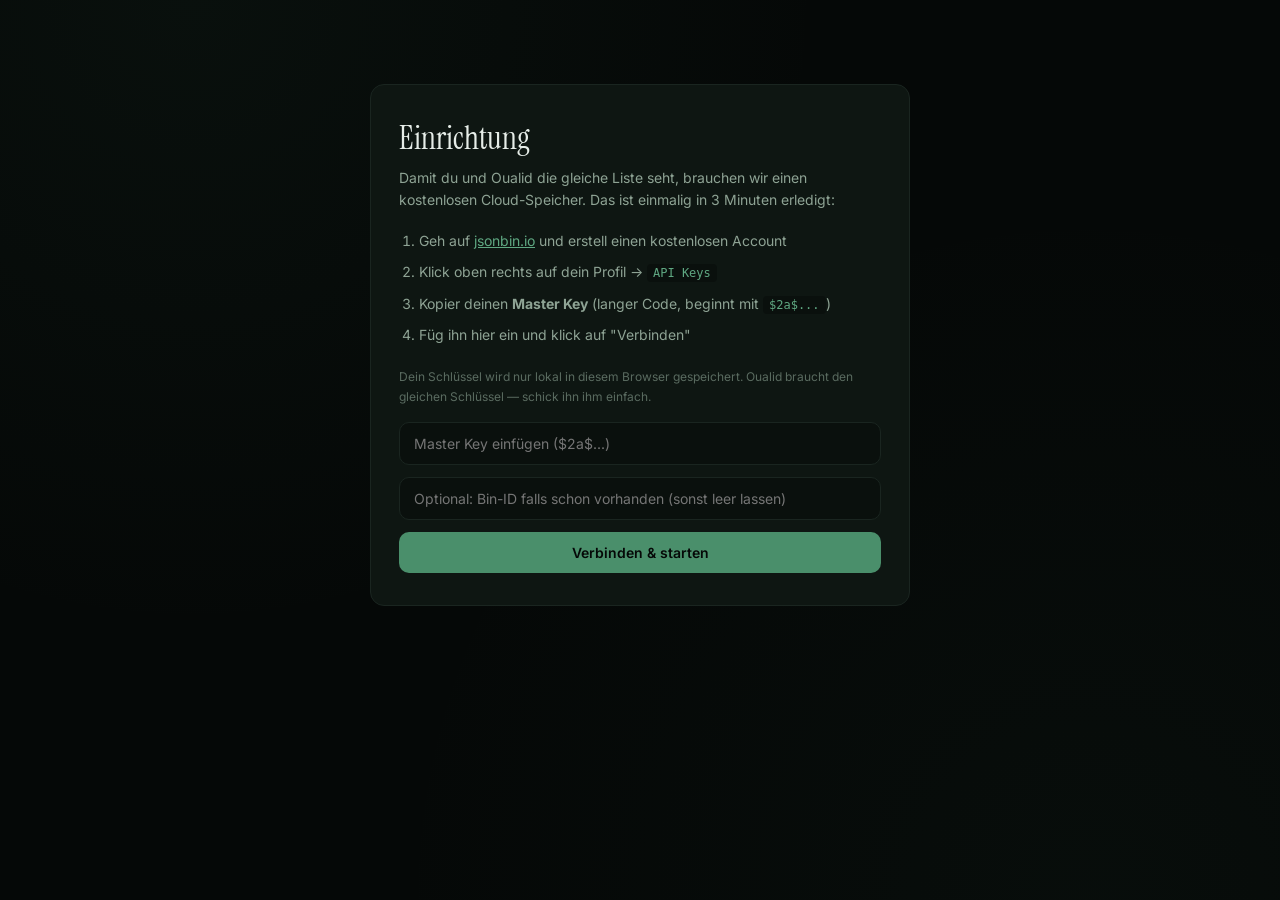
<file: dashboard.html>
<!DOCTYPE html>
<html lang="de">
<head>
<meta charset="UTF-8">
<meta name="viewport" content="width=device-width, initial-scale=1.0, maximum-scale=1.0">
<meta name="theme-color" content="#050807">
<title>M & O — Dashboard</title>
<link rel="preconnect" href="https://fonts.googleapis.com">
<link rel="preconnect" href="https://fonts.gstatic.com" crossorigin>
<link href="https://fonts.googleapis.com/css2?family=Instrument+Serif:ital@0;1&family=Inter:wght@400;500;600;700&display=swap" rel="stylesheet">
<style>
  :root {
    --bg: #050807;
    --bg-soft: #0a100d;
    --bg-card: #0e1612;
    --bg-card-hover: #131e18;
    --ink: #e6ede8;
    --ink-soft: #8ea394;
    --ink-muted: #5a6b60;
    --accent: #4a8f6b;
    --accent-bright: #5fa882;
    --accent-soft: #1a3024;
    --accent-glow: rgba(74, 143, 107, 0.18);
    --line: #1a2520;
    --line-soft: #111815;
    --done: #2d4a38;
    --warn: #c89968;
    --high: #d97a5e;
    --shadow: 0 4px 24px rgba(0, 0, 0, 0.5);
    --radius: 14px;
    --radius-sm: 10px;
  }

  * { margin: 0; padding: 0; box-sizing: border-box; -webkit-tap-highlight-color: transparent; }
  html { scroll-behavior: smooth; }

  body {
    background: var(--bg);
    background-image:
      radial-gradient(circle at 15% 0%, rgba(74, 143, 107, 0.06) 0%, transparent 45%),
      radial-gradient(circle at 85% 100%, rgba(74, 143, 107, 0.04) 0%, transparent 50%);
    background-attachment: fixed;
    color: var(--ink);
    font-family: 'Inter', -apple-system, BlinkMacSystemFont, sans-serif;
    min-height: 100vh;
    padding: 24px 20px 40px;
    -webkit-font-smoothing: antialiased;
    overflow-x: hidden;
  }

  .container { max-width: 880px; margin: 0 auto; }

  @keyframes fadeInUp {
    from { opacity: 0; transform: translateY(20px); }
    to { opacity: 1; transform: translateY(0); }
  }
  @keyframes fadeIn { from { opacity: 0; } to { opacity: 1; } }
  @keyframes slideIn {
    from { opacity: 0; transform: translateX(-12px); }
    to { opacity: 1; transform: translateX(0); }
  }
  @keyframes pop {
    0% { transform: scale(1); }
    50% { transform: scale(1.15); }
    100% { transform: scale(1); }
  }
  @keyframes checkPop {
    0% { transform: scale(0) rotate(45deg); }
    60% { transform: scale(1.2) rotate(45deg); }
    100% { transform: scale(1) rotate(45deg); }
  }
  @keyframes ringPulse {
    0% { box-shadow: 0 0 0 0 var(--accent-glow); }
    70% { box-shadow: 0 0 0 12px transparent; }
    100% { box-shadow: 0 0 0 0 transparent; }
  }
  @keyframes shimmer {
    0% { background-position: -200% 0; }
    100% { background-position: 200% 0; }
  }
  @keyframes slideOut {
    to { opacity: 0; transform: translateX(20px); height: 0; padding: 0; margin: 0; border: 0; }
  }
  @keyframes pulse {
    0%, 100% { opacity: 1; transform: scale(1); }
    50% { opacity: 0.6; transform: scale(0.9); }
  }
  @keyframes spin {
    to { transform: rotate(360deg); }
  }
  @keyframes overdueShake {
    0%, 100% { transform: translateX(0); }
    20% { transform: translateX(-3px); }
    40% { transform: translateX(3px); }
    60% { transform: translateX(-2px); }
    80% { transform: translateX(2px); }
  }

  /* Setup screen */
  .setup-screen {
    max-width: 540px;
    margin: 60px auto;
    background: var(--bg-card);
    border: 1px solid var(--line);
    border-radius: var(--radius);
    padding: 32px 28px;
    animation: fadeInUp 0.5s ease-out;
  }
  .setup-screen h2 {
    font-family: 'Instrument Serif', serif;
    font-size: 32px;
    font-weight: 400;
    margin-bottom: 8px;
  }
  .setup-screen p {
    color: var(--ink-soft);
    font-size: 14px;
    line-height: 1.6;
    margin-bottom: 16px;
  }
  .setup-screen ol {
    margin: 16px 0 20px 20px;
    color: var(--ink-soft);
    font-size: 14px;
    line-height: 1.8;
  }
  .setup-screen ol li { margin-bottom: 6px; }
  .setup-screen code {
    background: var(--bg-soft);
    padding: 2px 6px;
    border-radius: 4px;
    font-size: 12px;
    color: var(--accent-bright);
  }
  .setup-screen a { color: var(--accent-bright); text-decoration: underline; }
  .setup-input {
    width: 100%;
    padding: 12px 14px;
    background: var(--bg-soft);
    border: 1px solid var(--line);
    color: var(--ink);
    border-radius: var(--radius-sm);
    font-family: inherit;
    font-size: 14px;
    margin-bottom: 12px;
    outline: none;
    transition: border-color 0.2s;
  }
  .setup-input:focus { border-color: var(--accent); }
  .setup-btn {
    width: 100%;
    padding: 12px 18px;
    background: var(--accent);
    border: none;
    color: var(--bg);
    border-radius: var(--radius-sm);
    cursor: pointer;
    font-family: inherit;
    font-weight: 600;
    font-size: 14px;
    transition: all 0.2s;
  }
  .setup-btn:hover { background: var(--accent-bright); }
  .setup-error { color: var(--high); font-size: 13px; margin-top: 8px; display: none; }

  /* Header */
  header { margin-bottom: 28px; animation: fadeInUp 0.6s ease-out; }
  .header-top {
    display: flex;
    justify-content: space-between;
    align-items: center;
    margin-bottom: 16px;
  }
  .logo { display: flex; align-items: center; gap: 10px; }
  .logo-mark {
    width: 36px;
    height: 36px;
    background: linear-gradient(135deg, var(--accent-bright) 0%, var(--accent) 100%);
    border-radius: 10px;
    display: flex;
    align-items: center;
    justify-content: center;
    font-family: 'Instrument Serif', serif;
    font-style: italic;
    font-size: 16px;
    color: var(--bg);
    font-weight: 600;
    box-shadow: 0 4px 16px var(--accent-glow);
  }
  .logo-text { font-size: 13px; color: var(--ink-soft); font-weight: 500; }
  .date-pill {
    background: var(--bg-card);
    border: 1px solid var(--line);
    padding: 6px 12px;
    border-radius: 999px;
    font-size: 11px;
    color: var(--ink-soft);
    font-weight: 500;
  }
  h1 {
    font-family: 'Instrument Serif', serif;
    font-weight: 400;
    font-size: clamp(36px, 8vw, 52px);
    line-height: 1;
    letter-spacing: -0.01em;
    margin-bottom: 8px;
  }
  h1 .amp { color: var(--accent-bright); font-style: italic; }
  .subtitle { color: var(--ink-muted); font-size: 14px; }

  /* Tabs */
  .tabs {
    display: flex;
    gap: 6px;
    background: var(--bg-card);
    border: 1px solid var(--line);
    border-radius: var(--radius-sm);
    padding: 4px;
    margin-bottom: 24px;
    animation: fadeInUp 0.6s ease-out 0.05s both;
  }
  .tab-btn {
    flex: 1;
    padding: 10px 14px;
    background: transparent;
    border: none;
    color: var(--ink-soft);
    font-family: inherit;
    font-size: 13px;
    font-weight: 500;
    border-radius: 8px;
    cursor: pointer;
    transition: all 0.2s;
    display: flex;
    align-items: center;
    justify-content: center;
    gap: 6px;
  }
  .tab-btn:hover { color: var(--ink); }
  .tab-btn.active { background: var(--accent); color: var(--bg); font-weight: 600; }
  .tab-content { display: none; }
  .tab-content.active { display: block; animation: fadeIn 0.3s ease-out; }

  /* Stats */
  .stats {
    display: grid;
    grid-template-columns: repeat(4, 1fr);
    gap: 8px;
    margin-bottom: 24px;
  }
  .stat {
    background: var(--bg-card);
    border: 1px solid var(--line);
    border-radius: var(--radius-sm);
    padding: 14px 12px;
    transition: all 0.3s cubic-bezier(0.4, 0, 0.2, 1);
    position: relative;
    overflow: hidden;
  }
  .stat:hover { border-color: var(--accent-soft); transform: translateY(-2px); }
  .stat-label {
    font-size: 10px;
    text-transform: uppercase;
    letter-spacing: 0.08em;
    color: var(--ink-muted);
    margin-bottom: 6px;
    font-weight: 600;
  }
  .stat-value {
    font-family: 'Instrument Serif', serif;
    font-size: 28px;
    font-weight: 400;
    line-height: 1;
    transition: color 0.3s;
  }
  .stat-value.accent { color: var(--accent-bright); }
  .stat-value.bump { animation: pop 0.4s ease-out; }

  .progress-bar {
    height: 4px;
    background: var(--bg-soft);
    border-radius: 4px;
    margin-bottom: 24px;
    overflow: hidden;
  }
  .progress-fill {
    height: 100%;
    background: linear-gradient(90deg, var(--accent) 0%, var(--accent-bright) 100%);
    border-radius: 4px;
    width: 0%;
    transition: width 0.6s cubic-bezier(0.4, 0, 0.2, 1);
    position: relative;
  }
  .progress-fill::after {
    content: '';
    position: absolute;
    top: 0; left: 0; right: 0; bottom: 0;
    background: linear-gradient(90deg, transparent, rgba(255,255,255,0.2), transparent);
    background-size: 200% 100%;
    animation: shimmer 2s infinite;
  }

  /* Add form */
  .add-form {
    background: var(--bg-card);
    border: 1px solid var(--line);
    border-radius: var(--radius);
    padding: 14px;
    margin-bottom: 20px;
    transition: border-color 0.3s, box-shadow 0.3s;
  }
  .add-form:focus-within {
    border-color: var(--accent-soft);
    box-shadow: 0 0 0 4px var(--accent-glow);
  }
  .input-wrap { display: flex; align-items: center; gap: 10px; margin-bottom: 10px; }
  .input-icon {
    width: 22px;
    height: 22px;
    flex-shrink: 0;
    color: var(--ink-muted);
    transition: color 0.3s;
  }
  .add-form:focus-within .input-icon { color: var(--accent-bright); }
  .add-form input[type="text"], .add-form textarea {
    flex: 1;
    font-family: inherit;
    font-size: 16px;
    background: transparent;
    border: none;
    color: var(--ink);
    outline: none;
    font-weight: 500;
    min-width: 0;
    resize: none;
  }
  .add-form textarea {
    width: 100%;
    min-height: 60px;
    line-height: 1.5;
    margin-bottom: 10px;
  }
  .add-form input[type="text"]::placeholder,
  .add-form textarea::placeholder { color: var(--ink-muted); font-weight: 400; }

  .form-controls { display: flex; gap: 8px; flex-wrap: wrap; }
  .select-wrap { flex: 1; min-width: 0; position: relative; }
  .select-wrap::after {
    content: '▾';
    position: absolute;
    right: 12px;
    top: 50%;
    transform: translateY(-50%);
    color: var(--ink-muted);
    pointer-events: none;
    font-size: 10px;
  }
  select {
    width: 100%;
    font-family: inherit;
    font-size: 13px;
    padding: 10px 30px 10px 14px;
    background: var(--bg-soft);
    border: 1px solid var(--line);
    color: var(--ink);
    border-radius: var(--radius-sm);
    cursor: pointer;
    appearance: none;
    -webkit-appearance: none;
    transition: all 0.2s;
    font-weight: 500;
  }
  select:hover { border-color: var(--accent-soft); }
  select:focus { outline: none; border-color: var(--accent); }

  /* Date input */
  .date-wrap { flex: 1; min-width: 0; }
  input[type="date"] {
    width: 100%;
    font-family: inherit;
    font-size: 13px;
    padding: 10px 14px;
    background: var(--bg-soft);
    border: 1px solid var(--line);
    color: var(--ink);
    border-radius: var(--radius-sm);
    cursor: pointer;
    transition: all 0.2s;
    font-weight: 500;
    color-scheme: dark;
  }
  input[type="date"]:hover { border-color: var(--accent-soft); }
  input[type="date"]:focus { outline: none; border-color: var(--accent); }
  input[type="date"]::-webkit-calendar-picker-indicator { filter: invert(0.6); cursor: pointer; }

  .add-btn {
    font-family: inherit;
    font-size: 13px;
    padding: 10px 18px;
    background: var(--accent);
    border: none;
    color: var(--bg);
    border-radius: var(--radius-sm);
    cursor: pointer;
    font-weight: 600;
    transition: all 0.2s cubic-bezier(0.4, 0, 0.2, 1);
    display: flex;
    align-items: center;
    gap: 6px;
    white-space: nowrap;
  }
  .add-btn:hover { background: var(--accent-bright); transform: translateY(-1px); box-shadow: 0 4px 12px var(--accent-glow); }
  .add-btn:active { transform: translateY(0); }
  .add-btn:disabled { opacity: 0.5; cursor: not-allowed; transform: none; }

  /* Filters */
  .filters {
    display: flex;
    gap: 6px;
    margin-bottom: 20px;
    overflow-x: auto;
    scrollbar-width: none;
    padding-bottom: 4px;
  }
  .filters::-webkit-scrollbar { display: none; }
  .filter-btn {
    font-family: inherit;
    font-size: 12px;
    padding: 7px 14px;
    background: var(--bg-card);
    border: 1px solid var(--line);
    color: var(--ink-soft);
    cursor: pointer;
    border-radius: 999px;
    transition: all 0.2s;
    font-weight: 500;
    white-space: nowrap;
    flex-shrink: 0;
  }
  .filter-btn:hover { border-color: var(--accent-soft); color: var(--ink); }
  .filter-btn.active { background: var(--accent); color: var(--bg); border-color: var(--accent); font-weight: 600; }

  /* Overdue alert bar */
  .overdue-bar {
    display: flex;
    align-items: center;
    gap: 10px;
    background: rgba(217, 122, 94, 0.07);
    border: 1px solid rgba(217, 122, 94, 0.25);
    border-radius: var(--radius-sm);
    padding: 11px 16px;
    margin-bottom: 16px;
    font-size: 13px;
    color: var(--high);
    font-weight: 500;
    animation: slideIn 0.3s ease-out;
  }
  .overdue-bar-icon { font-size: 15px; flex-shrink: 0; }

  /* Sections */
  .tasks-section { margin-bottom: 24px; }
  .section-header {
    display: flex;
    align-items: center;
    gap: 10px;
    margin-bottom: 12px;
    padding: 0 4px;
    flex-wrap: wrap;
  }
  .section-title {
    font-family: 'Instrument Serif', serif;
    font-style: italic;
    font-size: 22px;
    font-weight: 400;
  }
  .section-count {
    font-size: 11px;
    color: var(--ink-muted);
    background: var(--bg-card);
    padding: 3px 10px;
    border-radius: 999px;
    font-weight: 500;
  }
  .section-action {
    margin-left: auto;
    background: transparent;
    border: 1px solid var(--line);
    color: var(--ink-soft);
    font-family: inherit;
    font-size: 12px;
    padding: 6px 12px;
    border-radius: 999px;
    cursor: pointer;
    transition: all 0.2s;
    font-weight: 500;
  }
  .section-action:hover { border-color: var(--accent); color: var(--accent-bright); }

  /* Task */
  .task-list { display: flex; flex-direction: column; gap: 8px; }
  .task {
    display: flex;
    align-items: center;
    gap: 12px;
    padding: 14px 16px;
    background: var(--bg-card);
    border: 1px solid var(--line);
    border-radius: var(--radius);
    transition: all 0.25s cubic-bezier(0.4, 0, 0.2, 1);
    animation: slideIn 0.3s ease-out;
    overflow: hidden;
  }
  .task:hover {
    background: var(--bg-card-hover);
    border-color: var(--accent-soft);
    transform: translateY(-1px);
    box-shadow: var(--shadow);
  }
  .task.overdue {
    border-color: rgba(217, 122, 94, 0.38);
    background: rgba(217, 122, 94, 0.03);
  }
  .task.overdue:hover {
    border-color: rgba(217, 122, 94, 0.55);
    background: rgba(217, 122, 94, 0.06);
    transform: translateY(-1px);
    box-shadow: 0 4px 20px rgba(217, 122, 94, 0.12);
  }
  .task.removing { animation: slideOut 0.3s ease-in forwards; }
  .task.done { opacity: 0.55; }
  .task.done:hover { opacity: 0.8; }

  .checkbox {
    width: 24px;
    height: 24px;
    border: 2px solid var(--line);
    border-radius: 8px;
    cursor: pointer;
    position: relative;
    flex-shrink: 0;
    transition: all 0.25s cubic-bezier(0.4, 0, 0.2, 1);
  }
  .checkbox:hover {
    border-color: var(--accent);
    background: var(--accent-glow);
    animation: ringPulse 0.6s ease-out;
  }
  .task.done .checkbox { background: var(--accent); border-color: var(--accent); }
  .task.done .checkbox::after {
    content: '';
    position: absolute;
    left: 7px;
    top: 2px;
    width: 6px;
    height: 12px;
    border: solid var(--bg);
    border-width: 0 2.5px 2.5px 0;
    transform: rotate(45deg);
    animation: checkPop 0.4s cubic-bezier(0.34, 1.56, 0.64, 1);
  }

  .task-content { flex: 1; min-width: 0; display: flex; flex-direction: column; gap: 6px; }
  .task-text {
    font-size: 15px;
    line-height: 1.4;
    color: var(--ink);
    font-weight: 500;
    word-break: break-word;
  }
  .task.done .task-text {
    text-decoration: line-through;
    text-decoration-thickness: 1.5px;
    color: var(--ink-soft);
  }
  .task-meta { display: flex; gap: 6px; align-items: center; flex-wrap: wrap; }

  .tag {
    font-size: 10px;
    padding: 3px 9px;
    border-radius: 999px;
    font-weight: 600;
    display: inline-flex;
    align-items: center;
    gap: 4px;
  }
  .tag::before {
    content: '';
    width: 6px;
    height: 6px;
    border-radius: 50%;
    background: currentColor;
  }
  .tag-metehan { background: rgba(200, 153, 104, 0.12); color: var(--warn); }
  .tag-oualid { background: rgba(74, 143, 107, 0.18); color: var(--accent-bright); }
  .tag-beide { background: rgba(150, 130, 190, 0.12); color: #9d88c4; }

  .prio { font-size: 10px; padding: 3px 8px; border-radius: 999px; font-weight: 600; }
  .prio-hoch { background: rgba(217, 122, 94, 0.12); color: var(--high); }
  .prio-mittel { background: rgba(200, 153, 104, 0.10); color: var(--warn); }
  .prio-niedrig { background: rgba(90, 107, 96, 0.18); color: var(--ink-muted); }

  /* Deadline badges */
  .deadline-badge {
    font-size: 10px;
    padding: 3px 8px;
    border-radius: 999px;
    font-weight: 600;
    display: inline-flex;
    align-items: center;
    gap: 3px;
    white-space: nowrap;
  }
  .deadline-ok { background: rgba(74, 143, 107, 0.12); color: var(--accent-bright); }
  .deadline-soon { background: rgba(200, 153, 104, 0.12); color: var(--warn); }
  .deadline-overdue { background: rgba(217, 122, 94, 0.14); color: var(--high); }

  /* Journal day countdown */
  .journal-countdown {
    display: flex;
    align-items: center;
    justify-content: space-between;
    background: var(--bg-card);
    border: 1px solid var(--line);
    border-radius: var(--radius);
    padding: 16px 20px;
    margin-bottom: 20px;
  }
  .journal-countdown-label {
    font-size: 12px;
    color: var(--ink-muted);
    font-weight: 500;
    text-transform: uppercase;
    letter-spacing: 0.08em;
  }
  .journal-countdown-timer {
    font-family: 'Instrument Serif', serif;
    font-size: 32px;
    font-weight: 400;
    color: var(--accent-bright);
    font-variant-numeric: tabular-nums;
    letter-spacing: 0.04em;
    line-height: 1;
  }
  .journal-countdown-timer.expiring {
    color: var(--warn);
    animation: pulse 1.5s infinite;
  }
  .journal-countdown-timer.urgent {
    color: var(--high);
    animation: pulse 0.8s infinite;
  }
  .journal-countdown-sub {
    font-size: 11px;
    color: var(--ink-muted);
    margin-top: 4px;
    text-align: right;
  }

  .delete-btn {
    background: transparent;
    border: none;
    color: var(--ink-muted);
    cursor: pointer;
    width: 32px;
    height: 32px;
    border-radius: 8px;
    display: flex;
    align-items: center;
    justify-content: center;
    transition: all 0.2s;
    flex-shrink: 0;
  }
  .delete-btn:hover { background: rgba(217, 122, 94, 0.10); color: var(--high); }

  .empty {
    text-align: center;
    padding: 36px 20px;
    color: var(--ink-muted);
    font-family: 'Instrument Serif', serif;
    font-style: italic;
    font-size: 18px;
    border: 1px dashed var(--line);
    border-radius: var(--radius);
  }
  .empty-icon { font-size: 32px; margin-bottom: 8px; opacity: 0.5; }

  /* Journal entry */
  .journal-entry {
    background: var(--bg-card);
    border: 1px solid var(--line);
    border-radius: var(--radius);
    padding: 18px 20px;
    margin-bottom: 12px;
    animation: slideIn 0.3s ease-out;
    transition: all 0.25s;
  }
  .journal-entry:hover {
    background: var(--bg-card-hover);
    border-color: var(--accent-soft);
  }
  .journal-entry-header {
    display: flex;
    justify-content: space-between;
    align-items: center;
    margin-bottom: 10px;
    flex-wrap: wrap;
    gap: 8px;
  }
  .journal-entry-meta {
    display: flex;
    align-items: center;
    gap: 8px;
    flex-wrap: wrap;
  }
  .journal-entry-time { font-size: 12px; color: var(--ink-muted); font-weight: 500; }
  .journal-entry-author { font-size: 11px; padding: 3px 10px; border-radius: 999px; font-weight: 600; }
  .journal-entry-text {
    color: var(--ink);
    font-size: 15px;
    line-height: 1.6;
    white-space: pre-wrap;
    word-break: break-word;
  }
  .journal-entry-actions { display: flex; gap: 6px; margin-top: 10px; }

  .journal-day { margin-bottom: 28px; }
  .journal-day-header {
    font-family: 'Instrument Serif', serif;
    font-style: italic;
    font-size: 18px;
    color: var(--accent-bright);
    margin-bottom: 12px;
    padding-bottom: 6px;
    border-bottom: 1px solid var(--line);
    display: flex;
    justify-content: space-between;
    align-items: baseline;
  }
  .journal-day-count {
    font-size: 11px;
    color: var(--ink-muted);
    font-style: normal;
    font-family: 'Inter', sans-serif;
  }

  /* Footer */
  footer {
    margin-top: 32px;
    padding-top: 20px;
    border-top: 1px solid var(--line);
    display: flex;
    justify-content: space-between;
    align-items: center;
    font-size: 11px;
    color: var(--ink-muted);
    flex-wrap: wrap;
    gap: 12px;
  }
  .sync-indicator { display: flex; align-items: center; gap: 8px; }
  .sync-dot {
    width: 8px;
    height: 8px;
    border-radius: 50%;
    background: var(--accent);
    box-shadow: 0 0 8px var(--accent-glow);
    animation: pulse 2s infinite;
  }
  .sync-dot.error { background: var(--high); box-shadow: 0 0 8px rgba(217, 122, 94, 0.4); }
  .sync-dot.syncing { animation: spin 1s linear infinite; background: var(--warn); border-radius: 0; width: 10px; height: 10px; }

  .hidden { display: none !important; }

  /* Modal */
  .modal-backdrop {
    position: fixed;
    inset: 0;
    background: rgba(0, 0, 0, 0.7);
    backdrop-filter: blur(4px);
    display: none;
    align-items: center;
    justify-content: center;
    padding: 20px;
    z-index: 100;
    animation: fadeIn 0.2s ease-out;
  }
  .modal-backdrop.active { display: flex; }
  .modal {
    background: var(--bg-card);
    border: 1px solid var(--line);
    border-radius: var(--radius);
    padding: 24px;
    max-width: 400px;
    width: 100%;
    animation: fadeInUp 0.3s ease-out;
  }
  .modal h3 { font-family: 'Instrument Serif', serif; font-size: 22px; font-weight: 400; margin-bottom: 8px; }
  .modal p { color: var(--ink-soft); font-size: 14px; margin-bottom: 16px; line-height: 1.5; }
  .modal-actions { display: flex; gap: 8px; justify-content: flex-end; }
  .modal-btn { padding: 10px 18px; border: none; border-radius: var(--radius-sm); font-family: inherit; font-size: 13px; font-weight: 600; cursor: pointer; transition: all 0.2s; }
  .modal-btn-cancel { background: var(--bg-soft); color: var(--ink); border: 1px solid var(--line); }
  .modal-btn-cancel:hover { border-color: var(--ink-muted); }
  .modal-btn-confirm { background: var(--high); color: var(--bg); }
  .modal-btn-confirm:hover { opacity: 0.9; }

  /* Mobile */
  @media (max-width: 600px) {
    body { padding: 16px 14px 32px; }
    .stats { grid-template-columns: repeat(2, 1fr); gap: 8px; }
    .form-controls { flex-direction: column; }
    .select-wrap, .date-wrap { width: 100%; }
    .add-btn { width: 100%; justify-content: center; padding: 12px 18px; }
    .task { padding: 12px 14px; gap: 10px; }
    .task-text { font-size: 14px; }
    h1 { font-size: 38px; }
    .delete-btn { width: 28px; height: 28px; }
    .tab-btn { padding: 10px 8px; font-size: 12px; }
  }

  @media (prefers-reduced-motion: reduce) {
    *, *::before, *::after {
      animation-duration: 0.01ms !important;
      transition-duration: 0.01ms !important;
    }
  }
</style>
</head>
<body>

<!-- Setup screen -->
<div class="container" id="setupContainer" style="display:none;">
  <div class="setup-screen">
    <h2>Einrichtung</h2>
    <p>Damit du und Oualid die gleiche Liste seht, brauchen wir einen kostenlosen Cloud-Speicher. Das ist einmalig in 3 Minuten erledigt:</p>
    <ol>
      <li>Geh auf <a href="https://jsonbin.io" target="_blank" rel="noopener">jsonbin.io</a> und erstell einen kostenlosen Account</li>
      <li>Klick oben rechts auf dein Profil → <code>API Keys</code></li>
      <li>Kopier deinen <strong>Master Key</strong> (langer Code, beginnt mit <code>$2a$...</code>)</li>
      <li>Füg ihn hier ein und klick auf "Verbinden"</li>
    </ol>
    <p style="font-size:12px;color:var(--ink-muted);">Dein Schlüssel wird nur lokal in diesem Browser gespeichert. Oualid braucht den gleichen Schlüssel — schick ihn ihm einfach.</p>
    <input type="password" class="setup-input" id="apiKeyInput" placeholder="Master Key einfügen ($2a$...)">
    <input type="text" class="setup-input" id="binIdInput" placeholder="Optional: Bin-ID falls schon vorhanden (sonst leer lassen)">
    <button class="setup-btn" id="setupBtn">Verbinden &amp; starten</button>
    <div class="setup-error" id="setupError"></div>
  </div>
</div>

<!-- Main app -->
<div class="container" id="appContainer" style="display:none;">

  <header>
    <div class="header-top">
      <div class="logo">
        <div class="logo-mark">M&amp;O</div>
        <div class="logo-text">Dashboard</div>
      </div>
      <div class="date-pill" id="datePill">—</div>
    </div>
    <h1>Metehan <span class="amp">&amp;</span> Oualid</h1>
    <div class="subtitle" id="greeting">Lass uns was schaffen heute.</div>
  </header>

  <div class="tabs">
    <button class="tab-btn active" data-tab="tasks">
      <svg width="14" height="14" viewBox="0 0 24 24" fill="none" stroke="currentColor" stroke-width="2.5" stroke-linecap="round" stroke-linejoin="round">
        <polyline points="9 11 12 14 22 4"></polyline>
        <path d="M21 12v7a2 2 0 0 1-2 2H5a2 2 0 0 1-2-2V5a2 2 0 0 1 2-2h11"></path>
      </svg>
      Aufgaben
    </button>
    <button class="tab-btn" data-tab="journal">
      <svg width="14" height="14" viewBox="0 0 24 24" fill="none" stroke="currentColor" stroke-width="2.5" stroke-linecap="round" stroke-linejoin="round">
        <path d="M14 2H6a2 2 0 0 0-2 2v16a2 2 0 0 0 2 2h12a2 2 0 0 0 2-2V8z"></path>
        <polyline points="14 2 14 8 20 8"></polyline>
      </svg>
      Tagebuch
    </button>
  </div>

  <!-- TASKS TAB -->
  <div class="tab-content active" id="tab-tasks">
    <section class="stats">
      <div class="stat">
        <div class="stat-label">Offen</div>
        <div class="stat-value accent" id="statOpen">0</div>
      </div>
      <div class="stat">
        <div class="stat-label">Erledigt</div>
        <div class="stat-value" id="statDone">0</div>
      </div>
      <div class="stat">
        <div class="stat-label">Gesamt</div>
        <div class="stat-value" id="statTotal">0</div>
      </div>
      <div class="stat">
        <div class="stat-label">Fortschritt</div>
        <div class="stat-value" id="statProgress">0%</div>
      </div>
    </section>

    <div class="progress-bar">
      <div class="progress-fill" id="progressFill"></div>
    </div>

    <form class="add-form" id="addForm" onsubmit="return false;">
      <div class="input-wrap">
        <svg class="input-icon" viewBox="0 0 24 24" fill="none" stroke="currentColor" stroke-width="2" stroke-linecap="round" stroke-linejoin="round">
          <circle cx="12" cy="12" r="10"></circle>
          <line x1="12" y1="8" x2="12" y2="16"></line>
          <line x1="8" y1="12" x2="16" y2="12"></line>
        </svg>
        <input type="text" id="taskInput" placeholder="Was muss erledigt werden?" maxlength="200" required autocomplete="off">
      </div>
      <div class="form-controls">
        <div class="select-wrap">
          <select id="taskAssignee">
            <option value="beide">👥 Beide</option>
            <option value="metehan">👤 Metehan</option>
            <option value="oualid">👤 Oualid</option>
          </select>
        </div>
        <div class="select-wrap">
          <select id="taskPriority">
            <option value="mittel">Mittel</option>
            <option value="hoch">Hohe Prio</option>
            <option value="niedrig">Niedrige Prio</option>
          </select>
        </div>
        <div class="date-wrap">
          <input type="date" id="taskDueDate" title="Fälligkeitsdatum (optional)">
        </div>
        <button type="submit" class="add-btn" id="addBtn">
          <svg width="14" height="14" viewBox="0 0 24 24" fill="none" stroke="currentColor" stroke-width="3" stroke-linecap="round" stroke-linejoin="round">
            <line x1="12" y1="5" x2="12" y2="19"></line>
            <line x1="5" y1="12" x2="19" y2="12"></line>
          </svg>
          Hinzufügen
        </button>
      </div>
    </form>

    <div class="filters">
      <button class="filter-btn active" data-filter="alle">Alle</button>
      <button class="filter-btn" data-filter="metehan">Metehan</button>
      <button class="filter-btn" data-filter="oualid">Oualid</button>
      <button class="filter-btn" data-filter="beide">Beide</button>
      <button class="filter-btn" data-filter="hoch">🔥 Hohe Prio</button>
    </div>

    <!-- Overdue alert bar -->
    <div class="overdue-bar hidden" id="overdueBar">
      <span class="overdue-bar-icon">⚠</span>
      <span id="overdueMsg"></span>
    </div>

    <section class="tasks-section">
      <div class="section-header">
        <span class="section-title">Offen</span>
        <span class="section-count" id="openCount">0</span>
      </div>
      <div class="task-list" id="openTasks"></div>
    </section>

    <section class="tasks-section">
      <div class="section-header">
        <span class="section-title">Erledigt</span>
        <span class="section-count" id="doneCount">0</span>
      </div>
      <div class="task-list" id="doneTasks"></div>
    </section>
  </div>

  <!-- JOURNAL TAB -->
  <div class="tab-content" id="tab-journal">

    <div class="journal-countdown">
      <div>
        <div class="journal-countdown-label">Zeit für heute</div>
      </div>
      <div style="text-align:right;">
        <div class="journal-countdown-timer" id="journalCountdownTimer">--:--:--</div>
        <div class="journal-countdown-sub" id="journalCountdownSub">verbleibend bis Mitternacht</div>
      </div>
    </div>

    <form class="add-form" id="journalForm" onsubmit="return false;">
      <textarea id="journalInput" placeholder="Was hast du heute gemacht? Was lief gut, was nicht?" maxlength="2000"></textarea>
      <div class="form-controls">
        <div class="select-wrap">
          <select id="journalAuthor">
            <option value="metehan">👤 Metehan</option>
            <option value="oualid">👤 Oualid</option>
          </select>
        </div>
        <button type="submit" class="add-btn" id="journalBtn">
          <svg width="14" height="14" viewBox="0 0 24 24" fill="none" stroke="currentColor" stroke-width="3" stroke-linecap="round" stroke-linejoin="round">
            <line x1="12" y1="5" x2="12" y2="19"></line>
            <line x1="5" y1="12" x2="19" y2="12"></line>
          </svg>
          Eintragen
        </button>
      </div>
    </form>

    <section class="tasks-section">
      <div class="section-header">
        <span class="section-title">Heute</span>
        <span class="section-count" id="todayCount">0</span>
      </div>
      <div id="todayEntries"></div>
    </section>

    <section class="tasks-section" id="archiveSection">
      <div class="section-header">
        <span class="section-title">Archiv</span>
        <span class="section-count" id="archiveCount">0</span>
        <button class="section-action" id="toggleArchiveBtn">Anzeigen</button>
      </div>
      <div id="archiveEntries" class="hidden"></div>
    </section>
  </div>

  <footer>
    <div class="sync-indicator">
      <span class="sync-dot" id="syncDot"></span>
      <span id="syncStatus">Cloud-Sync aktiv</span>
    </div>
    <div>
      <a href="#" id="resetBtn" style="color:var(--ink-muted);text-decoration:none;">Einstellungen</a>
      · v3.1
    </div>
  </footer>

</div>

<!-- Confirm Modal -->
<div class="modal-backdrop" id="modalBackdrop">
  <div class="modal">
    <h3 id="modalTitle">Wirklich löschen?</h3>
    <p id="modalText">Das kann nicht rückgängig gemacht werden.</p>
    <div class="modal-actions">
      <button class="modal-btn modal-btn-cancel" id="modalCancel">Abbrechen</button>
      <button class="modal-btn modal-btn-confirm" id="modalConfirm">Löschen</button>
    </div>
  </div>
</div>

<script>
  // ============ STATE ============
  let state = { tasks: [], journal: [] };
  let currentFilter = 'alle';
  let currentTab = 'tasks';
  let prevOpen = 0, prevDone = 0;
  let saveTimeout = null;
  let modalCallback = null;

  // ============ JSONBin Cloud Sync ============
  const CONFIG_KEY = 'mo-dashboard-config';
  let config = JSON.parse(localStorage.getItem(CONFIG_KEY) || 'null');
  const JSONBIN_BASE = 'https://api.jsonbin.io/v3/b';

  async function createBin(apiKey) {
    const res = await fetch(JSONBIN_BASE, {
      method: 'POST',
      headers: {
        'Content-Type': 'application/json',
        'X-Master-Key': apiKey,
        'X-Bin-Name': 'mo-dashboard'
      },
      body: JSON.stringify({ tasks: [], journal: [] })
    });
    if (!res.ok) throw new Error('Bin konnte nicht erstellt werden');
    const data = await res.json();
    return data.metadata.id;
  }

  async function loadFromCloud() {
    if (!config) return;
    setSyncStatus('syncing', 'Lade…');
    try {
      const res = await fetch(`${JSONBIN_BASE}/${config.binId}/latest`, {
        headers: { 'X-Master-Key': config.apiKey }
      });
      if (!res.ok) throw new Error('Load failed');
      const data = await res.json();
      const record = data.record || {};
      state.tasks = Array.isArray(record.tasks) ? record.tasks : [];
      state.journal = Array.isArray(record.journal) ? record.journal : [];
      setSyncStatus('ok', 'Cloud-Sync aktiv');
      render();
    } catch (e) {
      console.error(e);
      setSyncStatus('error', 'Sync-Fehler — versuche es erneut');
    }
  }

  async function saveToCloud() {
    if (!config) return;
    setSyncStatus('syncing', 'Speichere…');
    try {
      const res = await fetch(`${JSONBIN_BASE}/${config.binId}`, {
        method: 'PUT',
        headers: {
          'Content-Type': 'application/json',
          'X-Master-Key': config.apiKey
        },
        body: JSON.stringify(state)
      });
      if (!res.ok) throw new Error('Save failed');
      setSyncStatus('ok', 'Cloud-Sync aktiv');
    } catch (e) {
      console.error(e);
      setSyncStatus('error', 'Speichern fehlgeschlagen');
    }
  }

  function queueSave() {
    if (saveTimeout) clearTimeout(saveTimeout);
    saveTimeout = setTimeout(saveToCloud, 400);
  }

  function setSyncStatus(type, text) {
    const dot = document.getElementById('syncDot');
    const status = document.getElementById('syncStatus');
    dot.classList.remove('error', 'syncing');
    if (type === 'error') dot.classList.add('error');
    if (type === 'syncing') dot.classList.add('syncing');
    status.textContent = text;
  }

  // ============ Setup Flow ============
  function showSetup() {
    document.getElementById('setupContainer').style.display = 'block';
    document.getElementById('appContainer').style.display = 'none';
  }

  function showApp() {
    document.getElementById('setupContainer').style.display = 'none';
    document.getElementById('appContainer').style.display = 'block';
  }

  document.getElementById('setupBtn').addEventListener('click', async () => {
    const apiKey = document.getElementById('apiKeyInput').value.trim();
    const existingBinId = document.getElementById('binIdInput').value.trim();
    const errorEl = document.getElementById('setupError');
    const btn = document.getElementById('setupBtn');

    errorEl.style.display = 'none';
    if (!apiKey || !apiKey.startsWith('$2')) {
      errorEl.textContent = 'Master Key ungültig. Er beginnt mit "$2a$..." oder "$2b$..."';
      errorEl.style.display = 'block';
      return;
    }

    btn.disabled = true;
    btn.textContent = 'Verbinde…';

    try {
      let binId;
      if (existingBinId) {
        const res = await fetch(`${JSONBIN_BASE}/${existingBinId}/latest`, {
          headers: { 'X-Master-Key': apiKey }
        });
        if (!res.ok) throw new Error('Bin-ID oder Schlüssel falsch');
        binId = existingBinId;
      } else {
        binId = await createBin(apiKey);
      }
      config = { apiKey, binId };
      localStorage.setItem(CONFIG_KEY, JSON.stringify(config));
      showApp();
      await loadFromCloud();
      if (!existingBinId) {
        setTimeout(() => {
          alert(`Verbunden! Damit Oualid die gleiche Liste sieht, gib ihm beides:\n\n1. Master Key:\n${apiKey}\n\n2. Bin-ID:\n${binId}\n\n(Schreib dir die Bin-ID auf, du brauchst sie nicht nochmal.)`);
        }, 300);
      }
    } catch (e) {
      errorEl.textContent = 'Fehler: ' + (e.message || 'Verbindung fehlgeschlagen. Prüf den Master Key.');
      errorEl.style.display = 'block';
      btn.disabled = false;
      btn.textContent = 'Verbinden & starten';
    }
  });

  document.getElementById('resetBtn').addEventListener('click', (e) => {
    e.preventDefault();
    showConfirm(
      'Einstellungen zurücksetzen?',
      'Die Daten in der Cloud bleiben erhalten. Du musst Master Key und Bin-ID neu eingeben.',
      'Zurücksetzen',
      () => {
        localStorage.removeItem(CONFIG_KEY);
        config = null;
        location.reload();
      }
    );
  });

  // ============ Date / Greeting ============
  function updateDate() {
    const now = new Date();
    const days = ['Sonntag','Montag','Dienstag','Mittwoch','Donnerstag','Freitag','Samstag'];
    const months = ['Jan','Feb','Mär','Apr','Mai','Jun','Jul','Aug','Sep','Okt','Nov','Dez'];
    const el = document.getElementById('datePill');
    if (el) el.textContent = `${days[now.getDay()].slice(0,2)}. ${now.getDate()}. ${months[now.getMonth()]}`;
    const h = now.getHours();
    let greet = 'Lass uns was schaffen heute.';
    if (h < 11) greet = 'Guten Morgen — auf geht\'s.';
    else if (h < 14) greet = 'Mittag — was steht an?';
    else if (h < 18) greet = 'Nachmittag — Fokus.';
    else if (h < 22) greet = 'Abend — was hast du geschafft?';
    else greet = 'Spät dran — bis morgen.';
    const g = document.getElementById('greeting');
    if (g) g.textContent = greet;
  }

  // ============ Tabs ============
  document.querySelectorAll('.tab-btn').forEach(btn => {
    btn.addEventListener('click', () => {
      document.querySelectorAll('.tab-btn').forEach(b => b.classList.remove('active'));
      document.querySelectorAll('.tab-content').forEach(c => c.classList.remove('active'));
      btn.classList.add('active');
      currentTab = btn.dataset.tab;
      document.getElementById('tab-' + currentTab).classList.add('active');
    });
  });

  // ============ Deadline Helpers ============
  function isOverdue(task) {
    if (!task.dueDate || task.done) return false;
    return new Date() > new Date(task.dueDate + 'T23:59:59');
  }

  function getDeadlineHTML(task) {
    if (!task.dueDate || task.done) return '';
    const due = new Date(task.dueDate + 'T23:59:59');
    const now = new Date();
    const diff = due - now;
    const diffDays = Math.ceil(diff / 86400000);

    if (diff < 0) {
      const daysOver = Math.ceil(-diff / 86400000);
      const label = daysOver <= 1 ? 'Gestern fällig' : `${daysOver} Tage überfällig`;
      return `<span class="deadline-badge deadline-overdue">⚠ ${label}</span>`;
    }
    if (diffDays === 0) return `<span class="deadline-badge deadline-soon">⏰ Heute fällig</span>`;
    if (diffDays === 1) return `<span class="deadline-badge deadline-soon">Morgen fällig</span>`;
    if (diffDays <= 3) return `<span class="deadline-badge deadline-soon">In ${diffDays} Tagen</span>`;
    const dateStr = new Date(task.dueDate).toLocaleDateString('de-DE', { day: 'numeric', month: 'short' });
    return `<span class="deadline-badge deadline-ok">Bis ${dateStr}</span>`;
  }

  // ============ Tasks ============
  document.getElementById('addForm').addEventListener('submit', () => {
    const input = document.getElementById('taskInput');
    const text = input.value.trim();
    if (!text) return;
    const task = {
      id: Date.now() + '-' + Math.random().toString(36).slice(2, 7),
      text,
      assignee: document.getElementById('taskAssignee').value,
      priority: document.getElementById('taskPriority').value,
      dueDate: document.getElementById('taskDueDate').value || null,
      done: false,
      createdAt: new Date().toISOString()
    };
    state.tasks.unshift(task);
    input.value = '';
    document.getElementById('taskDueDate').value = '';
    render();
    queueSave();
  });

  window.toggleTask = function(id) {
    const t = state.tasks.find(t => t.id === id);
    if (!t) return;
    t.done = !t.done;
    t.completedAt = t.done ? new Date().toISOString() : null;
    render();
    queueSave();
  };

  window.deleteTask = function(id) {
    showConfirm('Aufgabe löschen?', 'Das kann nicht rückgängig gemacht werden.', 'Löschen', () => {
      const el = document.querySelector(`[data-task-id="${id}"]`);
      if (el) {
        el.classList.add('removing');
        setTimeout(() => {
          state.tasks = state.tasks.filter(t => t.id !== id);
          render();
          queueSave();
        }, 280);
      } else {
        state.tasks = state.tasks.filter(t => t.id !== id);
        render();
        queueSave();
      }
    });
  };

  document.querySelectorAll('.filter-btn').forEach(btn => {
    btn.addEventListener('click', () => {
      document.querySelectorAll('.filter-btn').forEach(b => b.classList.remove('active'));
      btn.classList.add('active');
      currentFilter = btn.dataset.filter;
      renderTasks();
    });
  });

  function applyFilter(taskList) {
    if (currentFilter === 'alle') return taskList;
    if (currentFilter === 'hoch') return taskList.filter(t => t.priority === 'hoch');
    return taskList.filter(t => t.assignee === currentFilter);
  }

  function bumpStat(id) {
    const el = document.getElementById(id);
    el.classList.remove('bump');
    void el.offsetWidth;
    el.classList.add('bump');
  }

  function renderTasks() {
    const open = applyFilter(state.tasks.filter(t => !t.done));
    const done = applyFilter(state.tasks.filter(t => t.done));
    const allOpen = state.tasks.filter(t => !t.done).length;
    const allDone = state.tasks.filter(t => t.done).length;
    const total = state.tasks.length;
    const progress = total === 0 ? 0 : Math.round((allDone / total) * 100);

    document.getElementById('statOpen').textContent = allOpen;
    document.getElementById('statDone').textContent = allDone;
    document.getElementById('statTotal').textContent = total;
    document.getElementById('statProgress').textContent = progress + '%';
    document.getElementById('progressFill').style.width = progress + '%';

    if (allOpen !== prevOpen) bumpStat('statOpen');
    if (allDone !== prevDone) bumpStat('statDone');
    prevOpen = allOpen; prevDone = allDone;

    document.getElementById('openCount').textContent = open.length;
    document.getElementById('doneCount').textContent = done.length;

    // Overdue bar
    const overdueCount = state.tasks.filter(t => isOverdue(t)).length;
    const overdueBar = document.getElementById('overdueBar');
    if (overdueCount > 0) {
      overdueBar.classList.remove('hidden');
      document.getElementById('overdueMsg').textContent =
        overdueCount === 1
          ? '1 Aufgabe ist überfällig'
          : `${overdueCount} Aufgaben sind überfällig`;
    } else {
      overdueBar.classList.add('hidden');
    }

    const prioOrder = { hoch: 0, mittel: 1, niedrig: 2 };
    // Sort open: overdue first, then by priority
    open.sort((a, b) => {
      const aOver = isOverdue(a) ? 0 : 1;
      const bOver = isOverdue(b) ? 0 : 1;
      if (aOver !== bOver) return aOver - bOver;
      return prioOrder[a.priority] - prioOrder[b.priority];
    });
    done.sort((a, b) => new Date(b.completedAt || 0) - new Date(a.completedAt || 0));

    document.getElementById('openTasks').innerHTML = open.length
      ? open.map(taskHTML).join('')
      : `<div class="empty"><div class="empty-icon">✨</div>Alles erledigt. Mashallah.</div>`;
    document.getElementById('doneTasks').innerHTML = done.length
      ? done.map(taskHTML).join('')
      : `<div class="empty"><div class="empty-icon">✓</div>Noch nichts abgehakt.</div>`;
  }

  function taskHTML(t) {
    const assigneeLabel = { metehan: 'Metehan', oualid: 'Oualid', beide: 'Beide' }[t.assignee];
    const prioLabel = { hoch: 'Hoch', mittel: 'Mittel', niedrig: 'Niedrig' }[t.priority];
    const overdueClass = isOverdue(t) ? ' overdue' : '';
    const deadlineHTML = getDeadlineHTML(t);
    return `
      <div class="task ${t.done ? 'done' : ''}${overdueClass}" data-task-id="${t.id}">
        <div class="checkbox" onclick="toggleTask('${t.id}')"></div>
        <div class="task-content">
          <div class="task-text">${escapeHTML(t.text)}</div>
          <div class="task-meta">
            <span class="tag tag-${t.assignee}">${assigneeLabel}</span>
            <span class="prio prio-${t.priority}">${prioLabel}</span>
            ${deadlineHTML}
          </div>
        </div>
        <button class="delete-btn" onclick="deleteTask('${t.id}')" aria-label="Löschen">
          <svg width="16" height="16" viewBox="0 0 24 24" fill="none" stroke="currentColor" stroke-width="2" stroke-linecap="round" stroke-linejoin="round">
            <polyline points="3 6 5 6 21 6"></polyline>
            <path d="M19 6l-2 14a2 2 0 0 1-2 2H9a2 2 0 0 1-2-2L5 6"></path>
            <path d="M10 11v6M14 11v6"></path>
          </svg>
        </button>
      </div>
    `;
  }

  // ============ Journal Day Countdown ============
  function updateJournalCountdown() {
    const el = document.getElementById('journalCountdownTimer');
    const sub = document.getElementById('journalCountdownSub');
    if (!el) return;
    const now = new Date();
    const midnight = new Date(now);
    midnight.setHours(24, 0, 0, 0);
    const remaining = midnight - now;
    const h = Math.floor(remaining / 3600000);
    const m = Math.floor((remaining % 3600000) / 60000);
    const s = Math.floor((remaining % 60000) / 1000);
    el.textContent = `${String(h).padStart(2,'0')}:${String(m).padStart(2,'0')}:${String(s).padStart(2,'0')}`;
    el.className = 'journal-countdown-timer';
    if (remaining < 3600000) {
      el.classList.add('urgent');
      sub.textContent = 'Beeile dich — fast Mitternacht';
    } else if (remaining < 3 * 3600000) {
      el.classList.add('expiring');
      sub.textContent = 'Weniger als 3 Stunden';
    } else {
      sub.textContent = 'verbleibend bis Mitternacht';
    }
  }

  setInterval(updateJournalCountdown, 1000);
  updateJournalCountdown();

  // ============ Journal ============
  document.getElementById('journalForm').addEventListener('submit', () => {
    const input = document.getElementById('journalInput');
    const text = input.value.trim();
    if (!text) return;
    const entry = {
      id: Date.now() + '-' + Math.random().toString(36).slice(2, 7),
      text,
      author: document.getElementById('journalAuthor').value,
      createdAt: new Date().toISOString()
    };
    state.journal.unshift(entry);
    input.value = '';
    renderJournal();
    queueSave();
  });

  window.deleteJournal = function(id) {
    showConfirm('Eintrag löschen?', 'Das kann nicht rückgängig gemacht werden.', 'Löschen', () => {
      state.journal = state.journal.filter(j => j.id !== id);
      renderJournal();
      queueSave();
    });
  };

  document.getElementById('toggleArchiveBtn').addEventListener('click', () => {
    const archive = document.getElementById('archiveEntries');
    const btn = document.getElementById('toggleArchiveBtn');
    if (archive.classList.contains('hidden')) {
      archive.classList.remove('hidden');
      btn.textContent = 'Verbergen';
    } else {
      archive.classList.add('hidden');
      btn.textContent = 'Anzeigen';
    }
  });

  function isToday(isoDate) {
    const d = new Date(isoDate);
    const now = new Date();
    return d.toDateString() === now.toDateString();
  }

  function formatDayHeader(isoDate) {
    const d = new Date(isoDate);
    const now = new Date();
    const yesterday = new Date(now);
    yesterday.setDate(yesterday.getDate() - 1);
    if (d.toDateString() === yesterday.toDateString()) return 'Gestern';
    const days = ['Sonntag','Montag','Dienstag','Mittwoch','Donnerstag','Freitag','Samstag'];
    const months = ['Januar','Februar','März','April','Mai','Juni','Juli','August','September','Oktober','November','Dezember'];
    return `${days[d.getDay()]}, ${d.getDate()}. ${months[d.getMonth()]}`;
  }

  function formatTime(iso) {
    const d = new Date(iso);
    return d.toLocaleTimeString('de-DE', { hour: '2-digit', minute: '2-digit' });
  }

  function renderJournal() {
    const sorted = [...state.journal].sort((a, b) => new Date(b.createdAt) - new Date(a.createdAt));
    const today = sorted.filter(e => isToday(e.createdAt));
    const past = sorted.filter(e => !isToday(e.createdAt));

    document.getElementById('todayCount').textContent = today.length;
    document.getElementById('archiveCount').textContent = past.length;

    document.getElementById('todayEntries').innerHTML = today.length
      ? today.map(journalHTML).join('')
      : `<div class="empty"><div class="empty-icon">📝</div>Was hast du heute gemacht? Trag's ein.</div>`;

    const groups = {};
    for (const entry of past) {
      const day = new Date(entry.createdAt).toDateString();
      if (!groups[day]) groups[day] = [];
      groups[day].push(entry);
    }
    const groupKeys = Object.keys(groups).sort((a, b) => new Date(b) - new Date(a));
    const archiveHTML = groupKeys.length
      ? groupKeys.map(day => `
          <div class="journal-day">
            <div class="journal-day-header">
              <span>${formatDayHeader(groups[day][0].createdAt)}</span>
              <span class="journal-day-count">${groups[day].length} ${groups[day].length === 1 ? 'Eintrag' : 'Einträge'}</span>
            </div>
            ${groups[day].map(journalHTML).join('')}
          </div>
        `).join('')
      : `<div class="empty"><div class="empty-icon">📚</div>Noch keine vergangenen Einträge.</div>`;
    document.getElementById('archiveEntries').innerHTML = archiveHTML;
  }

  function journalHTML(e) {
    const authorLabel = { metehan: 'Metehan', oualid: 'Oualid' }[e.author];
    const authorClass = `tag-${e.author}`;
    return `
      <div class="journal-entry">
        <div class="journal-entry-header">
          <span class="journal-entry-author tag ${authorClass}">${authorLabel}</span>
          <div class="journal-entry-meta">
            <span class="journal-entry-time">${formatTime(e.createdAt)}</span>
          </div>
        </div>
        <div class="journal-entry-text">${escapeHTML(e.text)}</div>
        <div class="journal-entry-actions">
          <button class="delete-btn" onclick="deleteJournal('${e.id}')" aria-label="Löschen">
            <svg width="16" height="16" viewBox="0 0 24 24" fill="none" stroke="currentColor" stroke-width="2" stroke-linecap="round" stroke-linejoin="round">
              <polyline points="3 6 5 6 21 6"></polyline>
              <path d="M19 6l-2 14a2 2 0 0 1-2 2H9a2 2 0 0 1-2-2L5 6"></path>
            </svg>
          </button>
        </div>
      </div>
    `;
  }

  // ============ Modal ============
  function showConfirm(title, text, confirmText, callback) {
    document.getElementById('modalTitle').textContent = title;
    document.getElementById('modalText').textContent = text;
    document.getElementById('modalConfirm').textContent = confirmText;
    modalCallback = callback;
    document.getElementById('modalBackdrop').classList.add('active');
  }

  document.getElementById('modalCancel').addEventListener('click', () => {
    document.getElementById('modalBackdrop').classList.remove('active');
    modalCallback = null;
  });
  document.getElementById('modalConfirm').addEventListener('click', () => {
    document.getElementById('modalBackdrop').classList.remove('active');
    if (modalCallback) modalCallback();
    modalCallback = null;
  });
  document.getElementById('modalBackdrop').addEventListener('click', (e) => {
    if (e.target === document.getElementById('modalBackdrop')) {
      document.getElementById('modalBackdrop').classList.remove('active');
      modalCallback = null;
    }
  });

  // ============ Render & Boot ============
  function escapeHTML(s) {
    return s.replace(/[&<>"']/g, c => ({'&':'&amp;','<':'&lt;','>':'&gt;','"':'&quot;',"'":'&#39;'}[c]));
  }

  function render() {
    renderTasks();
    renderJournal();
  }

  // Auto-refresh from cloud every 20s
  setInterval(() => {
    if (config && currentTab) loadFromCloud();
  }, 20000);

  document.addEventListener('visibilitychange', () => {
    if (!document.hidden && config) loadFromCloud();
  });

  // Boot
  if (config && config.apiKey && config.binId) {
    showApp();
    updateDate();
    setInterval(updateDate, 60000);
    loadFromCloud();
  } else {
    showSetup();
  }
</script>

</body>
</html>
</file>
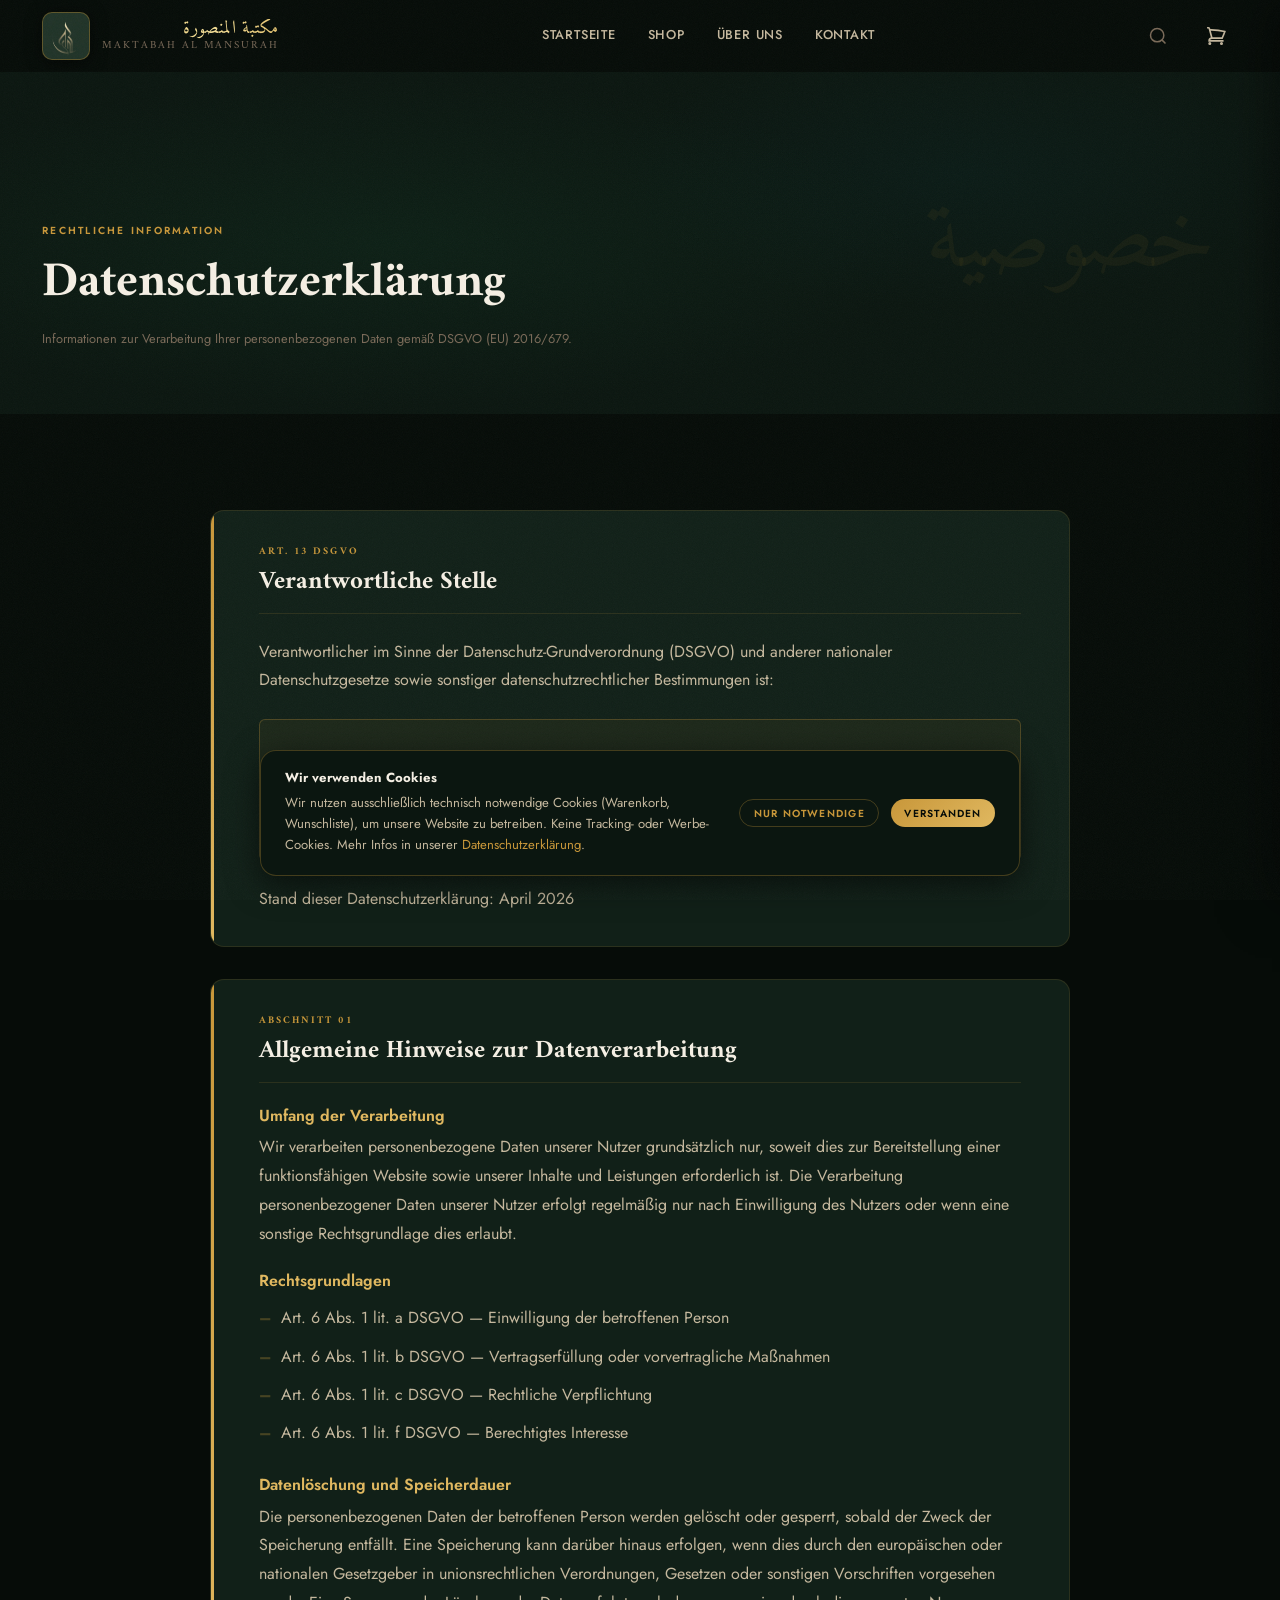
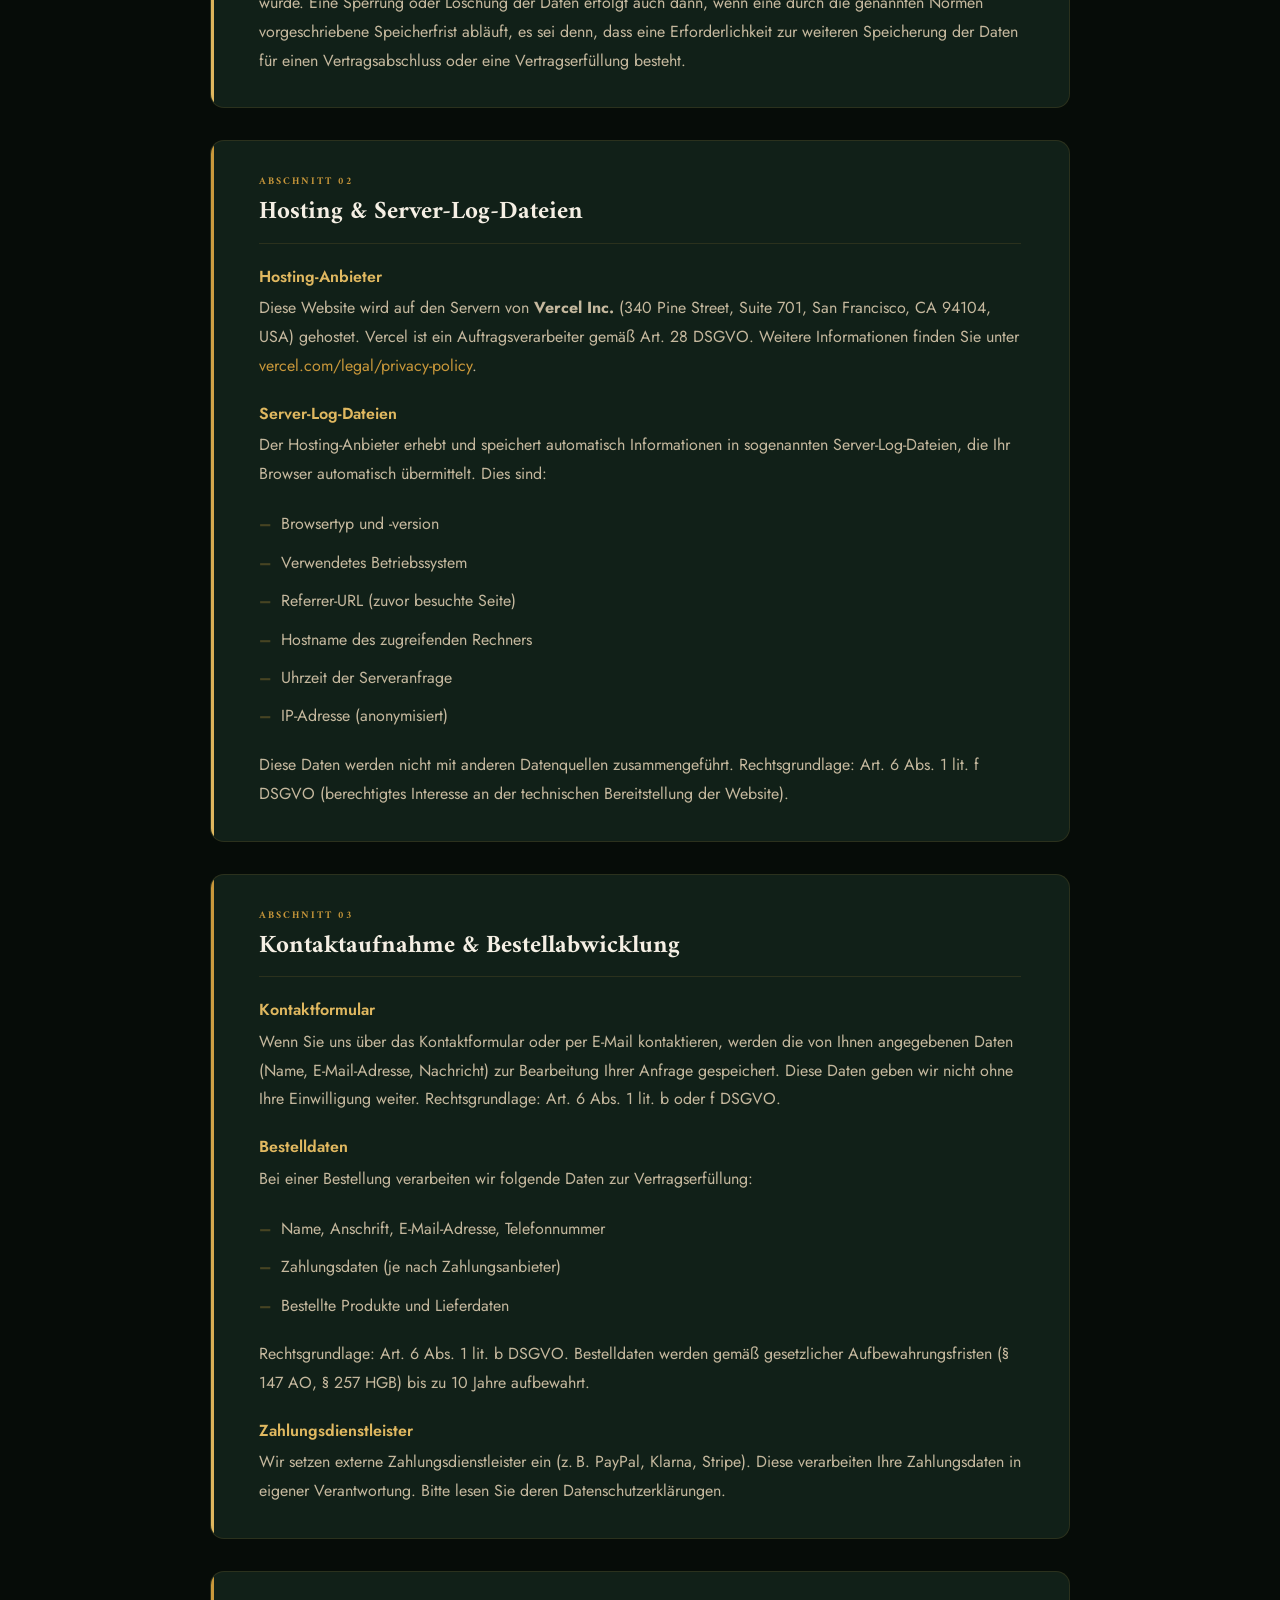
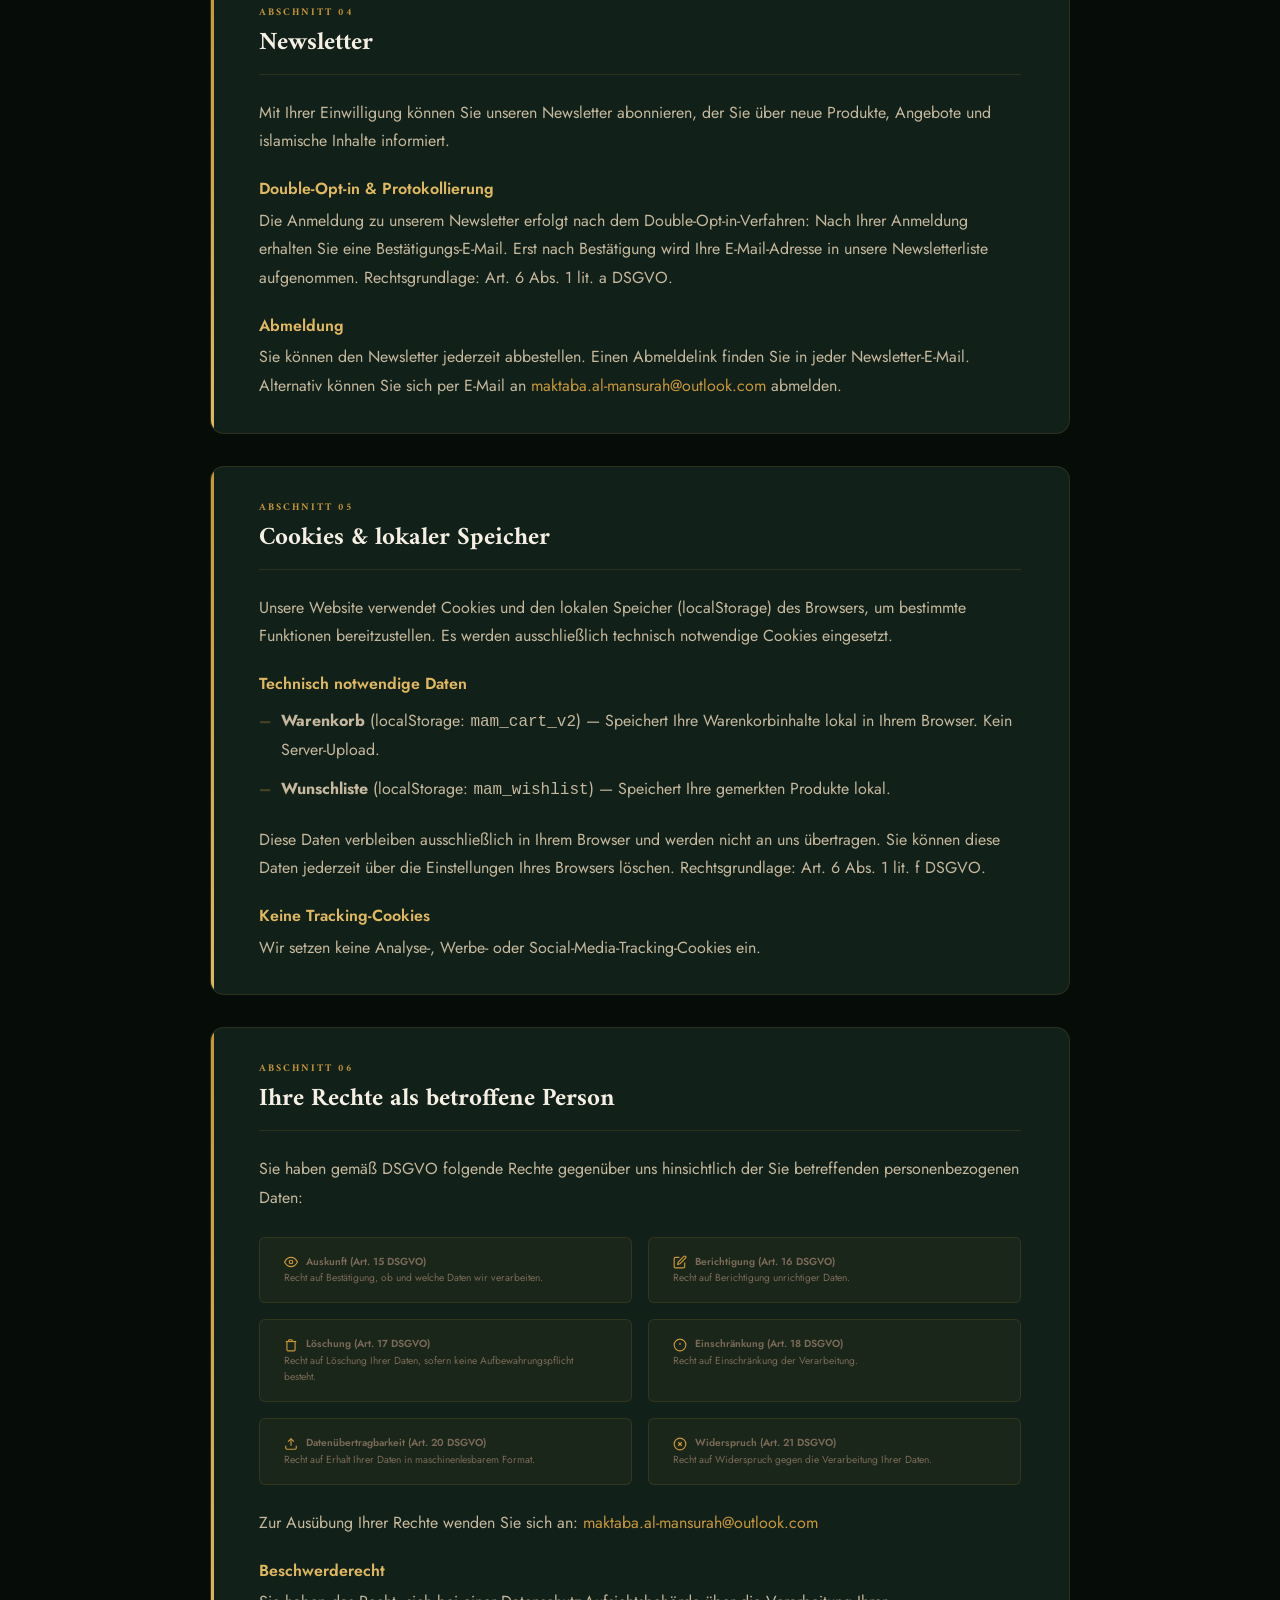
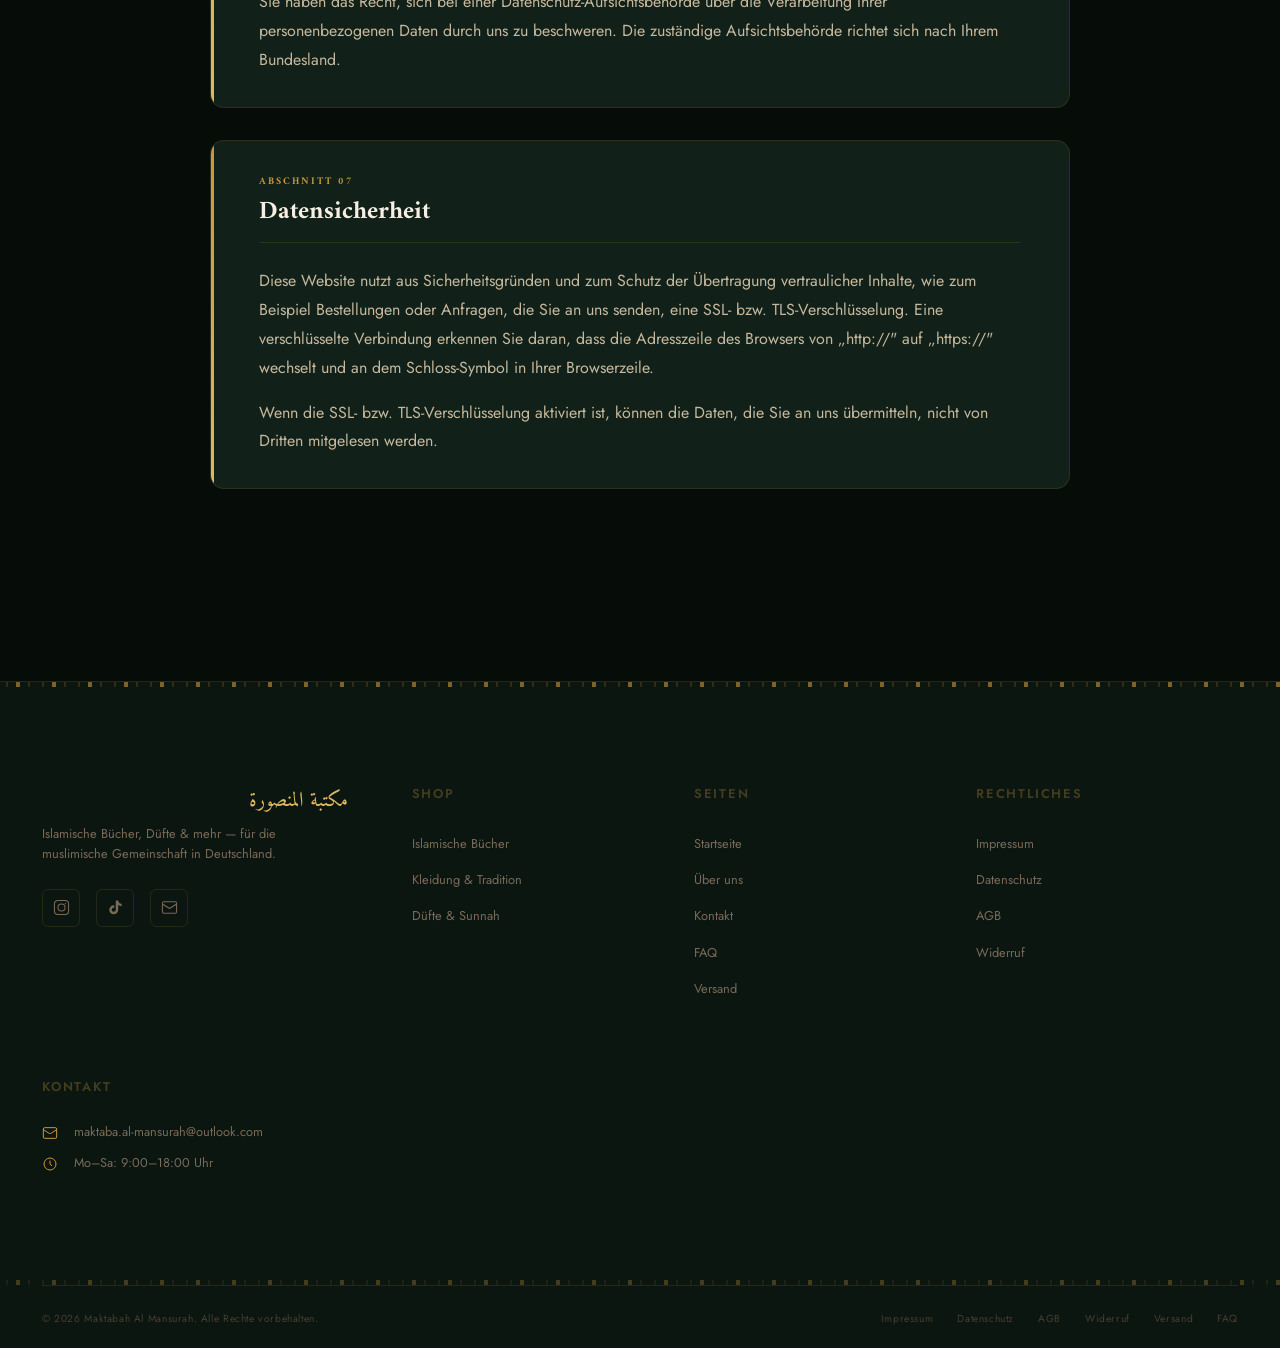
<file: datenschutz.html>
<!DOCTYPE html>
<html lang="de">
<head>
  <meta charset="UTF-8">
  <meta name="viewport" content="width=device-width, initial-scale=1.0">
  <meta name="description" content="Datenschutzerklärung von Maktabah Al Mansurah — DSGVO-konforme Informationen zur Verarbeitung personenbezogener Daten.">
  <title>Datenschutzerklärung — Maktabah Al Mansurah</title>
  <link rel="icon" type="image/svg+xml" href="data:image/svg+xml,<svg xmlns='http://www.w3.org/2000/svg' viewBox='0 0 32 32'><rect width='32' height='32' fill='%230D1A0F'/><polygon points='16,3 17.6,11.4 24.5,7.5 20.6,14.4 29,16 20.6,17.6 24.5,24.5 17.6,20.6 16,29 14.4,20.6 7.5,24.5 11.4,17.6 3,16 11.4,14.4 7.5,7.5 14.4,11.4' fill='none' stroke='%23C8973A' stroke-width='0.8'/></svg>">
  <link rel="stylesheet" href="assets/css/base.css">
  <link rel="stylesheet" href="assets/css/animations.css">
  <link rel="stylesheet" href="assets/css/patterns.css">
  <link rel="stylesheet" href="assets/css/layout.css">
  <link rel="stylesheet" href="assets/css/components.css">
  <style>
    .legal-section { padding-block: var(--sp-7); }
    .legal-grid { display: grid; grid-template-columns: 1fr; gap: var(--sp-4); max-width: 860px; margin-inline: auto; }
    .legal-card {
      background: var(--clr-ink-light);
      border: 1px solid var(--border-subtle);
      border-radius: var(--radius-lg);
      padding: var(--sp-4) var(--sp-5);
      position: relative;
      overflow: hidden;
      transition: border-color var(--dur-mid) var(--ease-out), box-shadow var(--dur-mid) var(--ease-out);
    }
    .legal-card::before { content: ''; position: absolute; top: 0; left: 0; width: 3px; height: 100%; background: linear-gradient(180deg, var(--clr-gold), var(--clr-gold-light)); border-radius: 0 2px 2px 0; }
    .legal-card:hover { border-color: var(--border-mid); box-shadow: var(--shadow-glow); }
    .legal-card__number { font-family: var(--font-display); font-size: var(--text-xs); font-weight: 700; letter-spacing: 0.2em; text-transform: uppercase; color: var(--clr-gold); margin-bottom: var(--sp-1); display: block; }
    .legal-card h2 { font-size: var(--text-lg); color: var(--clr-text-primary); margin-bottom: var(--sp-3); padding-bottom: var(--sp-2); border-bottom: 1px solid var(--border-subtle); }
    .legal-card h3 { font-size: var(--text-base); font-family: var(--font-body); font-weight: 600; color: var(--clr-gold-light); margin-top: var(--sp-3); margin-bottom: var(--sp-1); }
    .legal-card p { color: var(--clr-text-mid); line-height: 1.8; margin-bottom: var(--sp-2); }
    .legal-card p:last-child { margin-bottom: 0; }
    .legal-card ul { list-style: none; padding: 0; margin-bottom: var(--sp-2); }
    .legal-card ul li { color: var(--clr-text-mid); padding: 0.35rem 0 0.35rem 1.4rem; position: relative; line-height: 1.7; }
    .legal-card ul li::before { content: '–'; position: absolute; left: 0; color: var(--clr-gold-muted); font-weight: 700; }
    .info-box { background: rgba(200, 151, 58, 0.07); border: 1px solid var(--border-mid); border-radius: var(--radius-md); padding: var(--sp-3) var(--sp-4); margin-block: var(--sp-3); }
    .info-box p { color: var(--clr-gold-light) !important; font-weight: 500; font-size: var(--text-sm); margin: 0; }
    .rights-grid { display: grid; grid-template-columns: 1fr 1fr; gap: var(--sp-2); margin-top: var(--sp-3); }
    @media (max-width: 580px) { .rights-grid { grid-template-columns: 1fr; } }
    .right-item { background: rgba(200, 151, 58, 0.05); border: 1px solid var(--border-subtle); border-radius: var(--radius-md); padding: var(--sp-2) var(--sp-3); }
    .right-item__title { font-size: var(--text-sm); font-weight: 600; color: var(--clr-text-primary); margin-bottom: 4px; display: flex; align-items: center; gap: 0.5rem; }
    .right-item__title svg { color: var(--clr-gold); flex-shrink: 0; }
    .right-item p { font-size: var(--text-xs); color: var(--clr-text-muted); line-height: 1.6; margin: 0; }
    .page-hero__ornament { position: absolute; top: 50%; right: var(--sp-6); transform: translateY(-50%); font-family: var(--font-arabic); font-size: 6rem; color: rgba(200, 151, 58, 0.06); pointer-events: none; user-select: none; direction: rtl; line-height: 1; }
    @media (max-width: 640px) { .page-hero__ornament { display: none; } .legal-card { padding: var(--sp-3); } }
  </style>
</head>
<body>

<div id="scrollProgress" aria-hidden="true"></div>
<header class="site-header" id="siteHeader" role="banner">
  <div class="header-inner">
    <a href="index.html" class="brand" aria-label="Maktabah Al Mansurah – Startseite">
      <span class="brand-logo-wrap"><img src="MAM.logo.png" alt="" class="brand-logo" aria-hidden="true"></span>
      <span class="brand-text">
        <span class="brand-arabic brand-shimmer">مكتبة المنصورة</span>
        <span class="brand-latin">Maktabah Al Mansurah</span>
      </span>
    </a>
    <nav class="nav-primary" role="navigation"><a href="index.html">Startseite</a><a href="shop.html">Shop</a><a href="about.html">Über uns</a><a href="contact.html">Kontakt</a></nav>
    <div class="header-actions">
      <button class="cart-trigger" id="cartTrigger" aria-label="Warenkorb öffnen"><svg viewBox="0 0 24 24" fill="none" stroke="currentColor" stroke-width="1.8"><path d="M2.25 3h1.386c.51 0 .955.343 1.087.835l.383 1.437M7.5 14.25a3 3 0 0 0-3 3h15.75m-12.75-3h11.218c1.121-2.3 2.1-4.684 2.924-7.138a60.114 60.114 0 0 0-16.536-1.84M7.5 14.25 5.106 5.272M6 20.25a.75.75 0 1 1-1.5 0 .75.75 0 0 1 1.5 0Zm12.75 0a.75.75 0 1 1-1.5 0 .75.75 0 0 1 1.5 0Z"/></svg><span class="cart-badge hidden" id="cartBadge">0</span></button>
      <button class="nav-toggle" id="navToggle" aria-label="Menü öffnen" aria-expanded="false"><span></span><span></span><span></span></button>
    </div>
  </div>
</header>
<div class="mobile-nav-overlay" id="menuOverlay" aria-hidden="true"></div>
<nav class="mobile-nav" id="mobileNav" aria-hidden="true">
  <div class="mobile-nav__header"><a href="index.html" class="brand"><span class="brand-arabic" style="font-size:1rem;color:var(--clr-gold-light);">مكتبة المنصورة</span></a><button class="mobile-nav__close" id="mobileNavClose"><svg viewBox="0 0 24 24" fill="none" stroke="currentColor" stroke-width="2"><path d="M6 18 18 6M6 6l12 12"/></svg></button></div>
  <div class="mobile-nav__links"><a href="index.html">Startseite</a><a href="shop.html">Shop</a><a href="about.html">Über uns</a><a href="contact.html">Kontakt</a></div>
  <div class="mobile-nav__footer"><p class="mobile-nav__arabic">بِسْمِ اللَّهِ الرَّحْمَنِ الرَّحِيمِ</p></div>
</nav>
<div class="cart-overlay" id="cartOverlay" aria-hidden="true"></div>
<aside class="cart-drawer" id="cartDrawer" aria-hidden="true">
  <div class="cart-drawer__header"><h2 class="cart-drawer__title">Warenkorb</h2><button class="cart-drawer__close" id="cartClose"><svg viewBox="0 0 24 24" fill="none" stroke="currentColor" stroke-width="2"><path d="M6 18 18 6M6 6l12 12"/></svg></button></div>
  <div class="cart-drawer__items"></div>
  <div class="cart-drawer__footer"><div class="cart-drawer__subtotal"><span>Zwischensumme</span><strong class="cart-drawer__total-amount">0,00 €</strong></div><a href="checkout.html" class="btn btn-primary btn-full">Zur Kasse</a><p class="cart-drawer__note">Versandkosten werden an der Kasse berechnet.</p></div>
</aside>

<main id="main-content">

  <section class="page-hero" aria-labelledby="page-hero-title">
    <div class="page-hero__bg"></div>
    <div class="page-hero__ornament" aria-hidden="true">خصوصية</div>
    <div class="container page-hero__content">
      <span class="eyebrow">Rechtliche Information</span>
      <h1 id="page-hero-title">Datenschutzerklärung</h1>
      <p style="color:var(--clr-text-muted);margin-top:var(--sp-2);max-width:560px;font-size:var(--text-sm);">
        Informationen zur Verarbeitung Ihrer personenbezogenen Daten gemäß DSGVO (EU) 2016/679.
      </p>
    </div>
  </section>

  <section class="legal-section" aria-label="Datenschutzerklärung">
    <div class="container">
      <div class="legal-grid">

        <!-- 1. Verantwortliche Stelle -->
        <article class="legal-card">
          <span class="legal-card__number">Art. 13 DSGVO</span>
          <h2>Verantwortliche Stelle</h2>
          <p>Verantwortlicher im Sinne der Datenschutz-Grundverordnung (DSGVO) und anderer nationaler Datenschutzgesetze sowie sonstiger datenschutzrechtlicher Bestimmungen ist:</p>
          <div class="info-box">
            <p>
              <strong>Metehan Al Mansurah</strong><br>
              [Straße und Hausnummer], [PLZ] [Ort]<br>
              Deutschland<br>
              E-Mail: <a href="mailto:maktaba.al-mansurah@outlook.com" style="color:var(--clr-gold);">maktaba.al-mansurah@outlook.com</a>
            </p>
          </div>
          <p>Stand dieser Datenschutzerklärung: April 2026</p>
        </article>

        <!-- 2. Allgemeine Datenverarbeitung -->
        <article class="legal-card">
          <span class="legal-card__number">Abschnitt 01</span>
          <h2>Allgemeine Hinweise zur Datenverarbeitung</h2>
          <h3>Umfang der Verarbeitung</h3>
          <p>Wir verarbeiten personenbezogene Daten unserer Nutzer grundsätzlich nur, soweit dies zur Bereitstellung einer funktionsfähigen Website sowie unserer Inhalte und Leistungen erforderlich ist. Die Verarbeitung personenbezogener Daten unserer Nutzer erfolgt regelmäßig nur nach Einwilligung des Nutzers oder wenn eine sonstige Rechtsgrundlage dies erlaubt.</p>
          <h3>Rechtsgrundlagen</h3>
          <ul>
            <li>Art. 6 Abs. 1 lit. a DSGVO — Einwilligung der betroffenen Person</li>
            <li>Art. 6 Abs. 1 lit. b DSGVO — Vertragserfüllung oder vorvertragliche Maßnahmen</li>
            <li>Art. 6 Abs. 1 lit. c DSGVO — Rechtliche Verpflichtung</li>
            <li>Art. 6 Abs. 1 lit. f DSGVO — Berechtigtes Interesse</li>
          </ul>
          <h3>Datenlöschung und Speicherdauer</h3>
          <p>Die personenbezogenen Daten der betroffenen Person werden gelöscht oder gesperrt, sobald der Zweck der Speicherung entfällt. Eine Speicherung kann darüber hinaus erfolgen, wenn dies durch den europäischen oder nationalen Gesetzgeber in unionsrechtlichen Verordnungen, Gesetzen oder sonstigen Vorschriften vorgesehen wurde. Eine Sperrung oder Löschung der Daten erfolgt auch dann, wenn eine durch die genannten Normen vorgeschriebene Speicherfrist abläuft, es sei denn, dass eine Erforderlichkeit zur weiteren Speicherung der Daten für einen Vertragsabschluss oder eine Vertragserfüllung besteht.</p>
        </article>

        <!-- 3. Hosting / Server -->
        <article class="legal-card">
          <span class="legal-card__number">Abschnitt 02</span>
          <h2>Hosting &amp; Server-Log-Dateien</h2>
          <h3>Hosting-Anbieter</h3>
          <p>Diese Website wird auf den Servern von <strong>Vercel Inc.</strong> (340 Pine Street, Suite 701, San Francisco, CA 94104, USA) gehostet. Vercel ist ein Auftragsverarbeiter gemäß Art. 28 DSGVO. Weitere Informationen finden Sie unter <a href="https://vercel.com/legal/privacy-policy" target="_blank" rel="noopener noreferrer" style="color:var(--clr-gold);">vercel.com/legal/privacy-policy</a>.</p>
          <h3>Server-Log-Dateien</h3>
          <p>Der Hosting-Anbieter erhebt und speichert automatisch Informationen in sogenannten Server-Log-Dateien, die Ihr Browser automatisch übermittelt. Dies sind:</p>
          <ul>
            <li>Browsertyp und -version</li>
            <li>Verwendetes Betriebssystem</li>
            <li>Referrer-URL (zuvor besuchte Seite)</li>
            <li>Hostname des zugreifenden Rechners</li>
            <li>Uhrzeit der Serveranfrage</li>
            <li>IP-Adresse (anonymisiert)</li>
          </ul>
          <p>Diese Daten werden nicht mit anderen Datenquellen zusammengeführt. Rechtsgrundlage: Art. 6 Abs. 1 lit. f DSGVO (berechtigtes Interesse an der technischen Bereitstellung der Website).</p>
        </article>

        <!-- 4. Kontaktformular / E-Mail -->
        <article class="legal-card">
          <span class="legal-card__number">Abschnitt 03</span>
          <h2>Kontaktaufnahme &amp; Bestellabwicklung</h2>
          <h3>Kontaktformular</h3>
          <p>Wenn Sie uns über das Kontaktformular oder per E-Mail kontaktieren, werden die von Ihnen angegebenen Daten (Name, E-Mail-Adresse, Nachricht) zur Bearbeitung Ihrer Anfrage gespeichert. Diese Daten geben wir nicht ohne Ihre Einwilligung weiter. Rechtsgrundlage: Art. 6 Abs. 1 lit. b oder f DSGVO.</p>
          <h3>Bestelldaten</h3>
          <p>Bei einer Bestellung verarbeiten wir folgende Daten zur Vertragserfüllung:</p>
          <ul>
            <li>Name, Anschrift, E-Mail-Adresse, Telefonnummer</li>
            <li>Zahlungsdaten (je nach Zahlungsanbieter)</li>
            <li>Bestellte Produkte und Lieferdaten</li>
          </ul>
          <p>Rechtsgrundlage: Art. 6 Abs. 1 lit. b DSGVO. Bestelldaten werden gemäß gesetzlicher Aufbewahrungsfristen (§ 147 AO, § 257 HGB) bis zu 10 Jahre aufbewahrt.</p>
          <h3>Zahlungsdienstleister</h3>
          <p>Wir setzen externe Zahlungsdienstleister ein (z.&thinsp;B. PayPal, Klarna, Stripe). Diese verarbeiten Ihre Zahlungsdaten in eigener Verantwortung. Bitte lesen Sie deren Datenschutzerklärungen.</p>
        </article>

        <!-- 5. Newsletter -->
        <article class="legal-card">
          <span class="legal-card__number">Abschnitt 04</span>
          <h2>Newsletter</h2>
          <p>Mit Ihrer Einwilligung können Sie unseren Newsletter abonnieren, der Sie über neue Produkte, Angebote und islamische Inhalte informiert.</p>
          <h3>Double-Opt-in &amp; Protokollierung</h3>
          <p>Die Anmeldung zu unserem Newsletter erfolgt nach dem Double-Opt-in-Verfahren: Nach Ihrer Anmeldung erhalten Sie eine Bestätigungs-E-Mail. Erst nach Bestätigung wird Ihre E-Mail-Adresse in unsere Newsletterliste aufgenommen. Rechtsgrundlage: Art. 6 Abs. 1 lit. a DSGVO.</p>
          <h3>Abmeldung</h3>
          <p>Sie können den Newsletter jederzeit abbestellen. Einen Abmeldelink finden Sie in jeder Newsletter-E-Mail. Alternativ können Sie sich per E-Mail an <a href="mailto:maktaba.al-mansurah@outlook.com" style="color:var(--clr-gold);">maktaba.al-mansurah@outlook.com</a> abmelden.</p>
        </article>

        <!-- 6. Cookies -->
        <article class="legal-card">
          <span class="legal-card__number">Abschnitt 05</span>
          <h2>Cookies &amp; lokaler Speicher</h2>
          <p>Unsere Website verwendet Cookies und den lokalen Speicher (localStorage) des Browsers, um bestimmte Funktionen bereitzustellen. Es werden ausschließlich technisch notwendige Cookies eingesetzt.</p>
          <h3>Technisch notwendige Daten</h3>
          <ul>
            <li><strong>Warenkorb</strong> (localStorage: <code>mam_cart_v2</code>) — Speichert Ihre Warenkorbinhalte lokal in Ihrem Browser. Kein Server-Upload.</li>
            <li><strong>Wunschliste</strong> (localStorage: <code>mam_wishlist</code>) — Speichert Ihre gemerkten Produkte lokal.</li>
          </ul>
          <p>Diese Daten verbleiben ausschließlich in Ihrem Browser und werden nicht an uns übertragen. Sie können diese Daten jederzeit über die Einstellungen Ihres Browsers löschen. Rechtsgrundlage: Art. 6 Abs. 1 lit. f DSGVO.</p>
          <h3>Keine Tracking-Cookies</h3>
          <p>Wir setzen keine Analyse-, Werbe- oder Social-Media-Tracking-Cookies ein.</p>
        </article>

        <!-- 7. Ihre Rechte -->
        <article class="legal-card">
          <span class="legal-card__number">Abschnitt 06</span>
          <h2>Ihre Rechte als betroffene Person</h2>
          <p>Sie haben gemäß DSGVO folgende Rechte gegenüber uns hinsichtlich der Sie betreffenden personenbezogenen Daten:</p>

          <div class="rights-grid">
            <div class="right-item">
              <p class="right-item__title">
                <svg width="14" height="14" viewBox="0 0 24 24" fill="none" stroke="currentColor" stroke-width="2"><path d="M1 12s4-8 11-8 11 8 11 8-4 8-11 8-11-8-11-8z"/><circle cx="12" cy="12" r="3"/></svg>
                Auskunft (Art. 15 DSGVO)
              </p>
              <p>Recht auf Bestätigung, ob und welche Daten wir verarbeiten.</p>
            </div>
            <div class="right-item">
              <p class="right-item__title">
                <svg width="14" height="14" viewBox="0 0 24 24" fill="none" stroke="currentColor" stroke-width="2"><path d="M11 4H4a2 2 0 0 0-2 2v14a2 2 0 0 0 2 2h14a2 2 0 0 0 2-2v-7"/><path d="M18.5 2.5a2.121 2.121 0 0 1 3 3L12 15l-4 1 1-4 9.5-9.5z"/></svg>
                Berichtigung (Art. 16 DSGVO)
              </p>
              <p>Recht auf Berichtigung unrichtiger Daten.</p>
            </div>
            <div class="right-item">
              <p class="right-item__title">
                <svg width="14" height="14" viewBox="0 0 24 24" fill="none" stroke="currentColor" stroke-width="2"><polyline points="3 6 5 6 21 6"/><path d="M19 6v14a2 2 0 0 1-2 2H7a2 2 0 0 1-2-2V6m3 0V4a1 1 0 0 1 1-1h4a1 1 0 0 1 1 1v2"/></svg>
                Löschung (Art. 17 DSGVO)
              </p>
              <p>Recht auf Löschung Ihrer Daten, sofern keine Aufbewahrungspflicht besteht.</p>
            </div>
            <div class="right-item">
              <p class="right-item__title">
                <svg width="14" height="14" viewBox="0 0 24 24" fill="none" stroke="currentColor" stroke-width="2"><circle cx="12" cy="12" r="10"/><line x1="12" y1="8" x2="12" y2="12"/><line x1="12" y1="16" x2="12.01" y2="16"/></svg>
                Einschränkung (Art. 18 DSGVO)
              </p>
              <p>Recht auf Einschränkung der Verarbeitung.</p>
            </div>
            <div class="right-item">
              <p class="right-item__title">
                <svg width="14" height="14" viewBox="0 0 24 24" fill="none" stroke="currentColor" stroke-width="2"><path d="M21 15v4a2 2 0 0 1-2 2H5a2 2 0 0 1-2-2v-4"/><polyline points="17 8 12 3 7 8"/><line x1="12" y1="3" x2="12" y2="15"/></svg>
                Datenübertragbarkeit (Art. 20 DSGVO)
              </p>
              <p>Recht auf Erhalt Ihrer Daten in maschinenlesbarem Format.</p>
            </div>
            <div class="right-item">
              <p class="right-item__title">
                <svg width="14" height="14" viewBox="0 0 24 24" fill="none" stroke="currentColor" stroke-width="2"><circle cx="12" cy="12" r="10"/><line x1="15" y1="9" x2="9" y2="15"/><line x1="9" y1="9" x2="15" y2="15"/></svg>
                Widerspruch (Art. 21 DSGVO)
              </p>
              <p>Recht auf Widerspruch gegen die Verarbeitung Ihrer Daten.</p>
            </div>
          </div>

          <p style="margin-top:var(--sp-3);">Zur Ausübung Ihrer Rechte wenden Sie sich an: <a href="mailto:maktaba.al-mansurah@outlook.com" style="color:var(--clr-gold);">maktaba.al-mansurah@outlook.com</a></p>
          <h3>Beschwerderecht</h3>
          <p>Sie haben das Recht, sich bei einer Datenschutz-Aufsichtsbehörde über die Verarbeitung Ihrer personenbezogenen Daten durch uns zu beschweren. Die zuständige Aufsichtsbehörde richtet sich nach Ihrem Bundesland.</p>
        </article>

        <!-- 8. Datensicherheit -->
        <article class="legal-card">
          <span class="legal-card__number">Abschnitt 07</span>
          <h2>Datensicherheit</h2>
          <p>Diese Website nutzt aus Sicherheitsgründen und zum Schutz der Übertragung vertraulicher Inhalte, wie zum Beispiel Bestellungen oder Anfragen, die Sie an uns senden, eine SSL- bzw. TLS-Verschlüsselung. Eine verschlüsselte Verbindung erkennen Sie daran, dass die Adresszeile des Browsers von „http://" auf „https://" wechselt und an dem Schloss-Symbol in Ihrer Browserzeile.</p>
          <p>Wenn die SSL- bzw. TLS-Verschlüsselung aktiviert ist, können die Daten, die Sie an uns übermitteln, nicht von Dritten mitgelesen werden.</p>
        </article>

      </div>
    </div>
  </section>

</main>

<footer class="site-footer" role="contentinfo">
  <div class="footer-geo-band"></div>
  <div class="container">
    <div class="footer-main">
      <div class="footer-brand">
        <p class="footer-brand__name">مكتبة المنصورة</p>
        <p class="footer-brand__tagline">Islamische Bücher, Düfte &amp; mehr — für die muslimische Gemeinschaft in Deutschland.</p>
        <div class="footer-social">
          <a href="https://instagram.com/al_mansurah.de" target="_blank" rel="noopener noreferrer" aria-label="Instagram"><svg viewBox="0 0 24 24" fill="none" stroke="currentColor" stroke-width="1.5"><rect x="2" y="2" width="20" height="20" rx="5"/><circle cx="12" cy="12" r="5"/><circle cx="17.5" cy="6.5" r="1" fill="currentColor" stroke="none"/></svg></a>
          <a href="https://tiktok.com/@al.mansurah.de" target="_blank" rel="noopener noreferrer" aria-label="TikTok"><svg viewBox="0 0 24 24" fill="currentColor"><path d="M19.59 6.69a4.83 4.83 0 01-3.77-4.25V2h-3.45v13.67a2.89 2.89 0 01-2.88 2.5 2.89 2.89 0 01-2.89-2.89 2.89 2.89 0 012.89-2.89c.28 0 .54.04.79.1V9.01a6.33 6.33 0 00-.79-.05 6.34 6.34 0 00-6.34 6.34 6.34 6.34 0 006.34 6.34 6.34 6.34 0 006.33-6.34V8.56a8.28 8.28 0 004.84 1.54V6.64a4.85 4.85 0 01-1.07.05z"/></svg></a>
          <a href="mailto:maktaba.al-mansurah@outlook.com" aria-label="E-Mail"><svg viewBox="0 0 24 24" fill="none" stroke="currentColor" stroke-width="1.5"><rect x="2" y="4" width="20" height="16" rx="2"/><path d="m22 7-8.97 5.7a1.94 1.94 0 0 1-2.06 0L2 7"/></svg></a>
        </div>
      </div>
      <div><p class="footer-col-title">Shop</p><ul class="footer-nav-list"><li><a href="shop.html?cat=buecher">Islamische Bücher</a></li><li><a href="shop.html?cat=kleidung">Kleidung &amp; Tradition</a></li><li><a href="shop.html?cat=duefte">Düfte &amp; Sunnah</a></li></ul></div>
      <div><p class="footer-col-title">Seiten</p><ul class="footer-nav-list"><li><a href="index.html">Startseite</a></li><li><a href="about.html">Über uns</a></li><li><a href="contact.html">Kontakt</a></li><li><a href="faq.html">FAQ</a></li><li><a href="versand.html">Versand</a></li></ul></div>
      <div><p class="footer-col-title">Rechtliches</p><ul class="footer-nav-list"><li><a href="impressum.html">Impressum</a></li><li><a href="datenschutz.html">Datenschutz</a></li><li><a href="agb.html">AGB</a></li><li><a href="widerruf.html">Widerruf</a></li></ul></div>
      <div><p class="footer-col-title">Kontakt</p><div class="footer-contact-item"><svg viewBox="0 0 24 24" fill="none" stroke="currentColor" stroke-width="1.5"><rect x="2" y="4" width="20" height="16" rx="2"/><path d="m22 7-8.97 5.7a1.94 1.94 0 0 1-2.06 0L2 7"/></svg><span><a href="mailto:maktaba.al-mansurah@outlook.com">maktaba.al-mansurah@outlook.com</a></span></div><div class="footer-contact-item"><svg viewBox="0 0 24 24" fill="none" stroke="currentColor" stroke-width="1.5"><path d="M12 21a9 9 0 1 0 0-18 9 9 0 0 0 0 18Z"/><path d="M12 7v5l3 3"/></svg><span>Mo–Sa: 9:00–18:00 Uhr</span></div></div>
    </div>
  </div>
  <div class="footer-geo-band" style="opacity:0.3;"></div>
  <div class="container"><div class="footer-legal"><p>© 2026 Maktabah Al Mansurah. Alle Rechte vorbehalten.</p><div class="footer-legal-links"><a href="impressum.html">Impressum</a><a href="datenschutz.html">Datenschutz</a><a href="agb.html">AGB</a><a href="widerruf.html">Widerruf</a><a href="versand.html">Versand</a><a href="faq.html">FAQ</a></div></div></div>
</footer>

<script src="assets/js/animations.js"></script>
<script src="assets/js/shop.js"></script>
<script src="assets/js/cart.js"></script>
<script src="assets/js/main.js"></script>
</body>
</html>
</file>
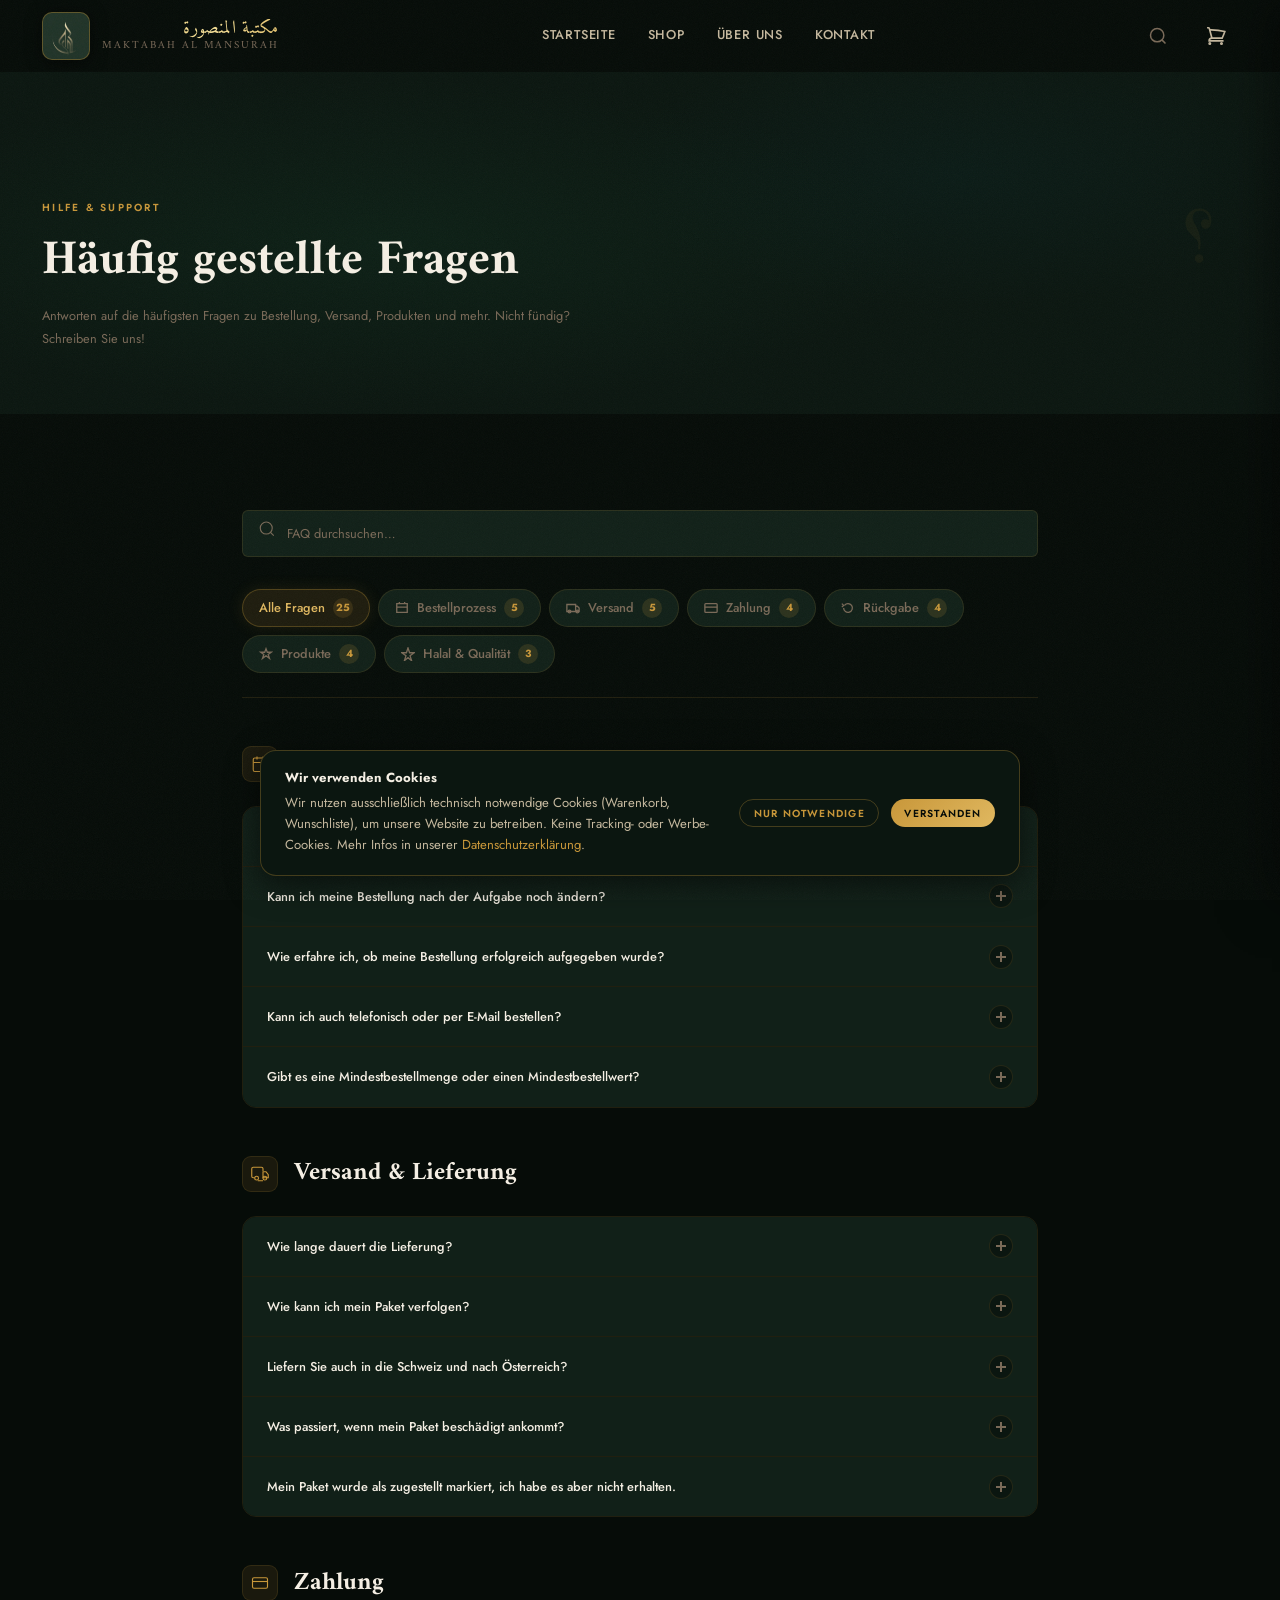
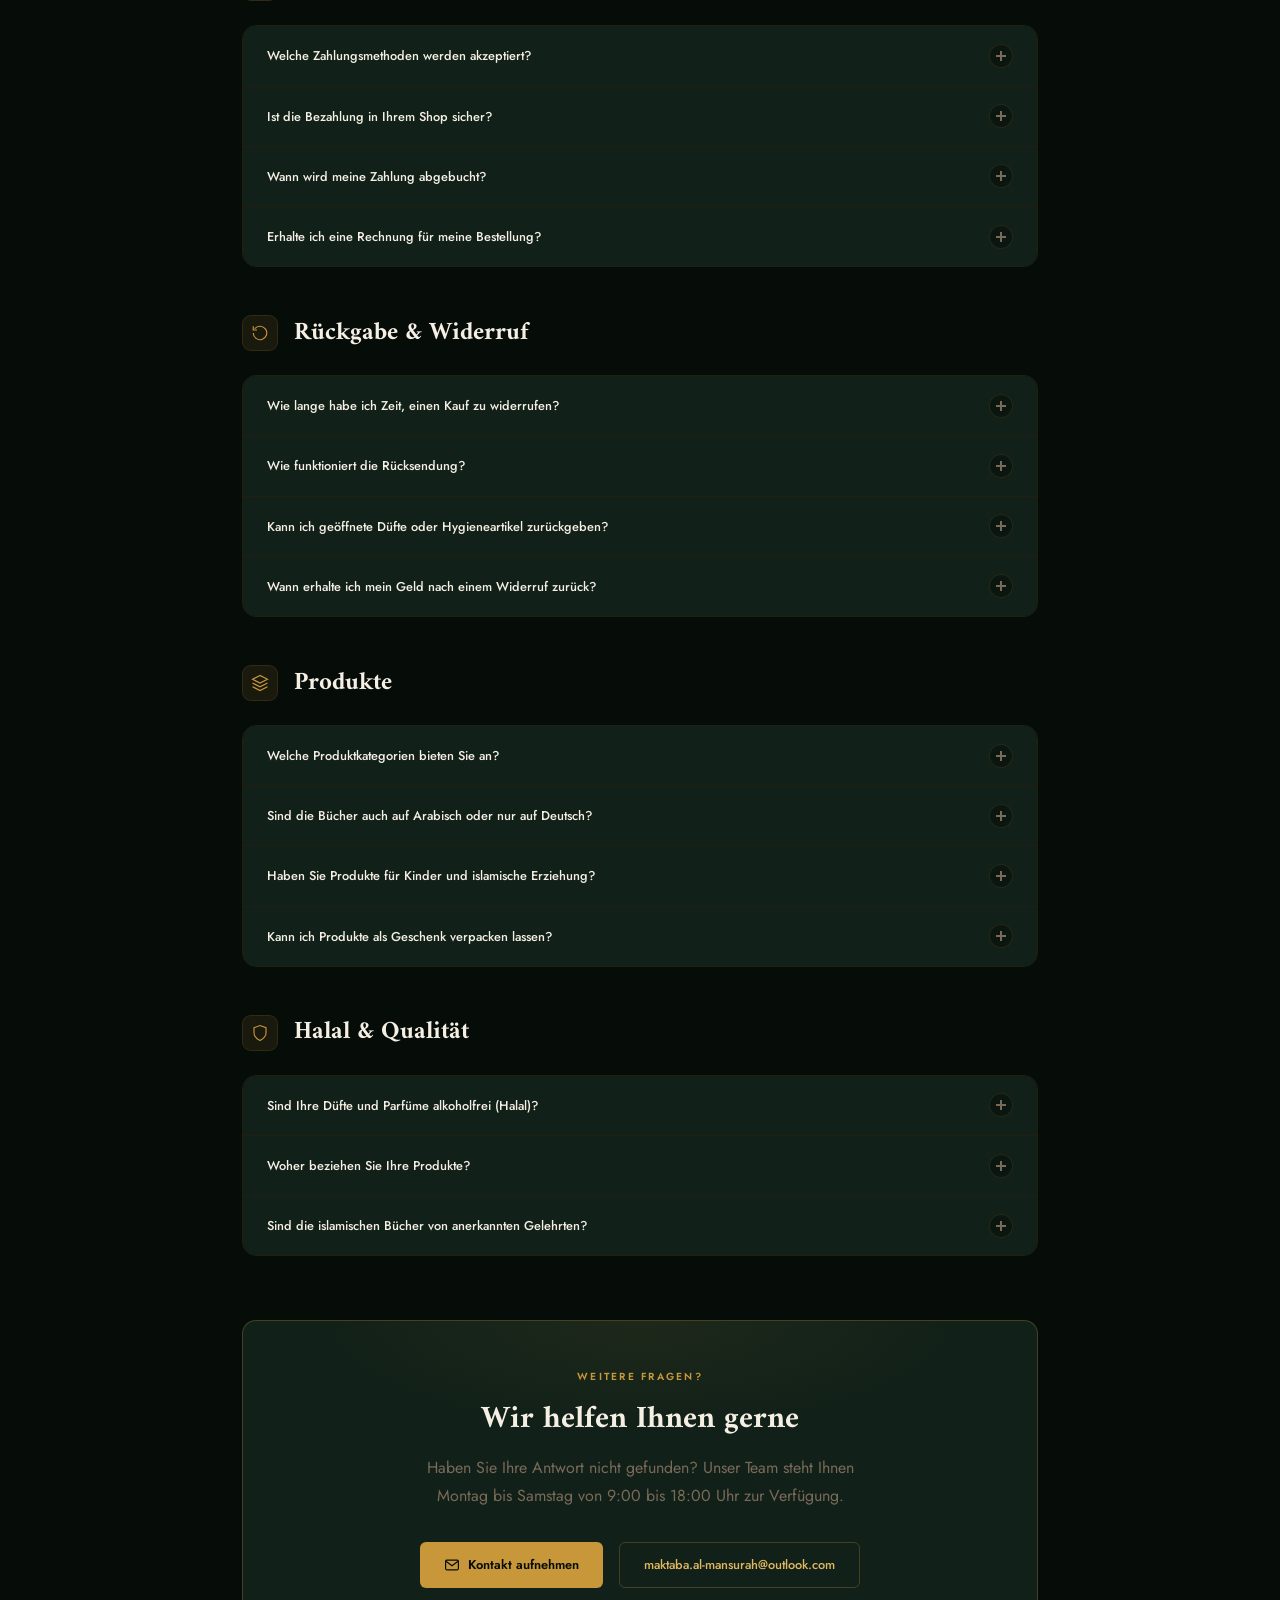
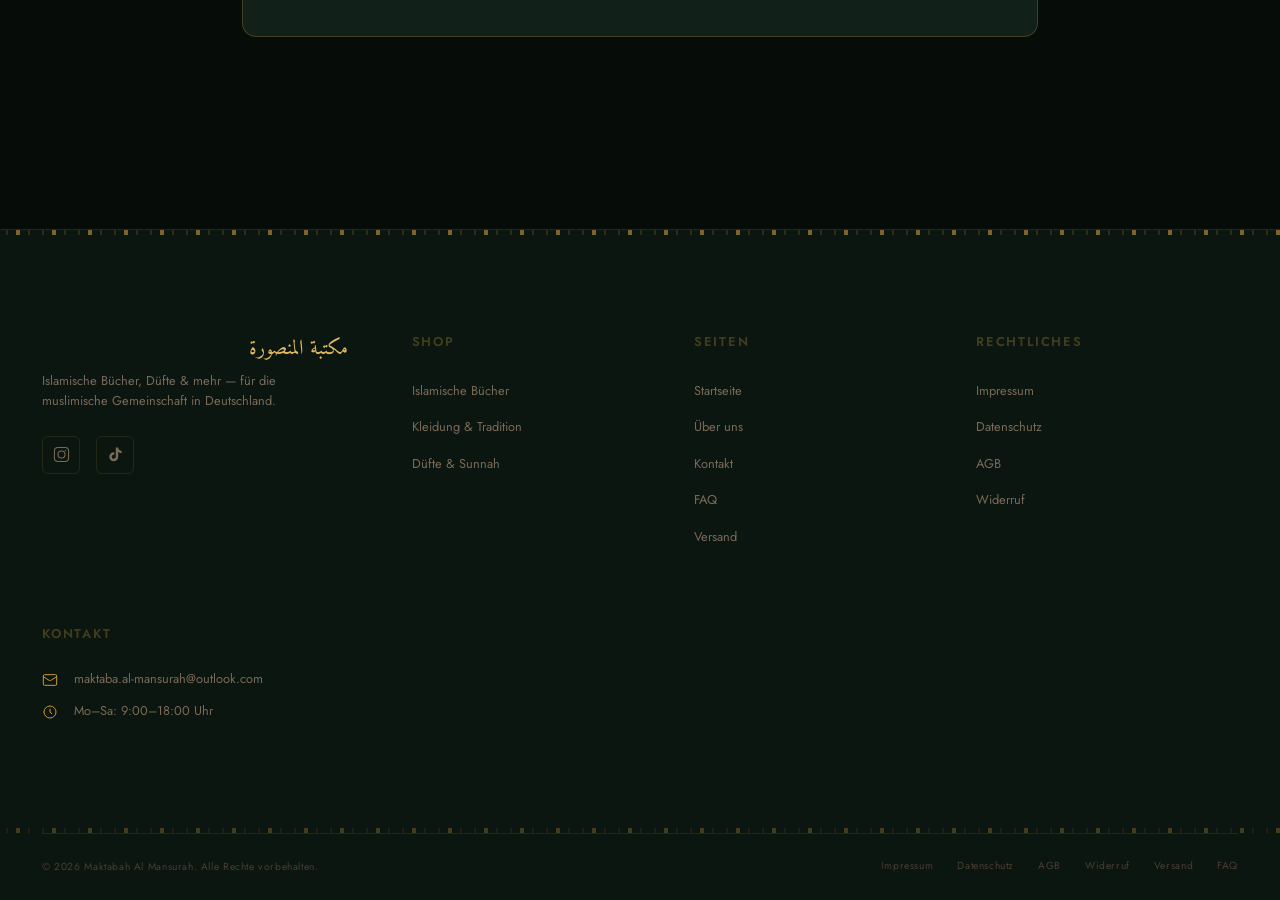
<file: faq.html>
<!DOCTYPE html>
<html lang="de">
<head>
  <meta charset="UTF-8">
  <meta name="viewport" content="width=device-width, initial-scale=1.0">
  <meta name="description" content="Häufig gestellte Fragen (FAQ) zu Maktabah Al Mansurah — Bestellung, Versand, Zahlung, Rückgabe und unsere islamischen Produkte.">
  <title>FAQ — Maktabah Al Mansurah</title>
  <link rel="icon" type="image/svg+xml" href="data:image/svg+xml,<svg xmlns='http://www.w3.org/2000/svg' viewBox='0 0 32 32'><rect width='32' height='32' fill='%230D1A0F'/><polygon points='16,3 17.6,11.4 24.5,7.5 20.6,14.4 29,16 20.6,17.6 24.5,24.5 17.6,20.6 16,29 14.4,20.6 7.5,24.5 11.4,17.6 3,16 11.4,14.4 7.5,7.5 14.4,11.4' fill='none' stroke='%23C8973A' stroke-width='0.8'/></svg>">
  <link rel="stylesheet" href="assets/css/base.css">
  <link rel="stylesheet" href="assets/css/animations.css">
  <link rel="stylesheet" href="assets/css/patterns.css">
  <link rel="stylesheet" href="assets/css/layout.css">
  <link rel="stylesheet" href="assets/css/components.css">
  <style>
    /* ── FAQ page styles ── */
    .faq-section {
      padding-block: var(--sp-7);
    }
    .faq-content {
      max-width: 860px;
      margin-inline: auto;
    }

    /* ── Category nav tabs ── */
    .faq-nav {
      display: flex;
      flex-wrap: wrap;
      gap: var(--sp-1);
      margin-bottom: var(--sp-5);
      padding-bottom: var(--sp-3);
      border-bottom: 1px solid var(--border-subtle);
    }
    .faq-nav__btn {
      display: inline-flex;
      align-items: center;
      gap: 0.5rem;
      padding: 0.5rem 1rem;
      border-radius: 30px;
      background: var(--clr-ink-light);
      border: 1px solid var(--border-subtle);
      color: var(--clr-text-muted);
      font-size: var(--text-sm);
      font-weight: 500;
      cursor: pointer;
      transition: background var(--dur-fast) ease,
                  border-color var(--dur-fast) ease,
                  color var(--dur-fast) ease,
                  box-shadow var(--dur-fast) ease;
    }
    .faq-nav__btn:hover {
      background: var(--clr-ink-lifted);
      border-color: var(--border-mid);
      color: var(--clr-text-primary);
    }
    .faq-nav__btn.is-active {
      background: rgba(200, 151, 58, 0.12);
      border-color: var(--clr-gold-muted);
      color: var(--clr-gold-light);
      box-shadow: 0 0 16px rgba(200, 151, 58, 0.12);
    }
    .faq-nav__count {
      display: inline-flex;
      align-items: center;
      justify-content: center;
      width: 20px;
      height: 20px;
      border-radius: 50%;
      background: rgba(200, 151, 58, 0.15);
      font-size: 0.65rem;
      font-weight: 700;
      color: var(--clr-gold);
    }

    /* ── FAQ Category block ── */
    .faq-category {
      margin-bottom: var(--sp-5);
    }
    .faq-category[data-hidden="true"] {
      display: none;
    }
    .faq-category__header {
      display: flex;
      align-items: center;
      gap: var(--sp-2);
      margin-bottom: var(--sp-3);
    }
    .faq-category__icon {
      width: 36px;
      height: 36px;
      border-radius: 9px;
      background: rgba(200, 151, 58, 0.10);
      border: 1px solid var(--border-subtle);
      display: flex;
      align-items: center;
      justify-content: center;
      color: var(--clr-gold);
      flex-shrink: 0;
    }
    .faq-category__title {
      font-family: var(--font-display);
      font-size: var(--text-lg);
      color: var(--clr-text-primary);
    }

    /* ── Accordion items ── */
    .accordion {
      border-radius: var(--radius-lg);
      overflow: hidden;
      border: 1px solid var(--border-subtle);
    }
    .accordion-item {
      border-bottom: 1px solid var(--border-subtle);
    }
    .accordion-item:last-child {
      border-bottom: none;
    }

    .accordion-trigger {
      width: 100%;
      display: flex;
      align-items: center;
      justify-content: space-between;
      gap: var(--sp-2);
      padding: 1.1rem 1.5rem;
      background: var(--clr-ink-light);
      border: none;
      cursor: pointer;
      text-align: left;
      color: var(--clr-text-primary);
      font-size: var(--text-sm);
      font-weight: 500;
      font-family: var(--font-body);
      line-height: 1.5;
      transition: background var(--dur-fast) ease,
                  color var(--dur-fast) ease;
    }
    .accordion-trigger:hover {
      background: var(--clr-ink-lifted);
    }
    .accordion-trigger.is-open {
      background: rgba(200, 151, 58, 0.07);
      color: var(--clr-gold-light);
    }
    .accordion-trigger__text {
      flex: 1;
    }
    .accordion-trigger__icon {
      width: 24px;
      height: 24px;
      border-radius: 50%;
      background: var(--clr-ink-mid);
      border: 1px solid var(--border-subtle);
      display: flex;
      align-items: center;
      justify-content: center;
      flex-shrink: 0;
      color: var(--clr-text-muted);
      transition: background var(--dur-fast) ease,
                  border-color var(--dur-fast) ease,
                  color var(--dur-fast) ease,
                  transform var(--dur-mid) var(--ease-out);
    }
    .accordion-trigger.is-open .accordion-trigger__icon {
      background: rgba(200, 151, 58, 0.14);
      border-color: var(--clr-gold-muted);
      color: var(--clr-gold);
      transform: rotate(45deg);
    }

    .accordion-body {
      max-height: 0;
      overflow: hidden;
      transition: max-height 0.38s cubic-bezier(0.16, 1, 0.3, 1);
    }
    .accordion-body.is-open {
      max-height: 600px;
    }
    .accordion-body__inner {
      padding: 1rem 1.5rem 1.4rem;
      background: var(--clr-ink-mid);
      border-top: 1px solid var(--border-subtle);
    }
    .accordion-body__inner p {
      color: var(--clr-text-mid);
      font-size: var(--text-sm);
      line-height: 1.8;
      margin-bottom: var(--sp-2);
    }
    .accordion-body__inner p:last-child {
      margin-bottom: 0;
    }
    .accordion-body__inner a {
      color: var(--clr-gold);
      text-decoration: underline;
      text-decoration-color: rgba(200, 151, 58, 0.4);
      text-underline-offset: 3px;
      transition: color var(--dur-fast) ease,
                  text-decoration-color var(--dur-fast) ease;
    }
    .accordion-body__inner a:hover {
      color: var(--clr-gold-light);
      text-decoration-color: var(--clr-gold-light);
    }
    .accordion-body__inner ul {
      list-style: none;
      padding: 0;
      margin-bottom: var(--sp-2);
    }
    .accordion-body__inner ul li {
      padding: 0.3rem 0 0.3rem 1.2rem;
      position: relative;
      color: var(--clr-text-mid);
      font-size: var(--text-sm);
      line-height: 1.7;
    }
    .accordion-body__inner ul li::before {
      content: '•';
      position: absolute;
      left: 0;
      color: var(--clr-gold);
    }
    .answer-note {
      display: inline-flex;
      align-items: center;
      gap: 0.4rem;
      margin-top: var(--sp-2);
      padding: 0.5rem 0.85rem;
      border-radius: var(--radius-md);
      background: rgba(200, 151, 58, 0.07);
      border: 1px solid var(--border-subtle);
      font-size: var(--text-xs);
      color: var(--clr-gold-light);
    }

    /* ── Contact CTA ── */
    .faq-cta {
      background: var(--clr-ink-light);
      border: 1px solid var(--border-mid);
      border-radius: var(--radius-lg);
      padding: var(--sp-5) var(--sp-6);
      text-align: center;
      position: relative;
      overflow: hidden;
      margin-top: var(--sp-6);
    }
    .faq-cta::before {
      content: '';
      position: absolute;
      inset: 0;
      background: radial-gradient(ellipse 60% 50% at 50% 0%, rgba(200, 151, 58, 0.07) 0%, transparent 70%);
    }
    .faq-cta__content {
      position: relative;
    }
    .faq-cta h2 {
      font-size: var(--text-xl);
      margin-bottom: var(--sp-2);
    }
    .faq-cta p {
      color: var(--clr-text-muted);
      max-width: 480px;
      margin-inline: auto;
      margin-bottom: var(--sp-4);
    }
    .faq-cta__actions {
      display: flex;
      gap: var(--sp-2);
      justify-content: center;
      flex-wrap: wrap;
    }
    .btn-outline-gold {
      display: inline-flex;
      align-items: center;
      gap: 0.5rem;
      padding: 0.7rem 1.5rem;
      border-radius: var(--radius-md);
      border: 1px solid var(--border-mid);
      background: transparent;
      color: var(--clr-gold-light);
      font-size: var(--text-sm);
      font-weight: 500;
      cursor: pointer;
      text-decoration: none;
      transition: background var(--dur-fast) ease,
                  border-color var(--dur-fast) ease,
                  color var(--dur-fast) ease;
    }
    .btn-outline-gold:hover {
      background: rgba(200, 151, 58, 0.10);
      border-color: var(--clr-gold);
      color: var(--clr-gold-pale);
    }
    .btn-filled-gold {
      display: inline-flex;
      align-items: center;
      gap: 0.5rem;
      padding: 0.7rem 1.5rem;
      border-radius: var(--radius-md);
      background: var(--clr-gold);
      color: var(--clr-ink);
      font-size: var(--text-sm);
      font-weight: 600;
      cursor: pointer;
      text-decoration: none;
      border: none;
      transition: background var(--dur-fast) ease,
                  transform var(--dur-fast) ease,
                  box-shadow var(--dur-fast) ease;
    }
    .btn-filled-gold:hover {
      background: var(--clr-gold-light);
      transform: translateY(-1px);
      box-shadow: 0 4px 20px rgba(200, 151, 58, 0.3);
    }
    .btn-filled-gold:active {
      transform: translateY(0);
    }

    /* Page hero ornament */
    .page-hero__ornament {
      position: absolute;
      top: 50%;
      right: var(--sp-6);
      transform: translateY(-50%);
      font-family: var(--font-arabic);
      font-size: 5rem;
      color: rgba(200, 151, 58, 0.06);
      pointer-events: none;
      user-select: none;
    }

    @media (max-width: 640px) {
      .page-hero__ornament { display: none; }
      .accordion-trigger { padding: 0.9rem 1rem; }
      .accordion-body__inner { padding: 0.85rem 1rem 1rem; }
      .faq-cta { padding: var(--sp-4) var(--sp-3); }
    }

    /* Search bar */
    .faq-search {
      margin-bottom: var(--sp-4);
      position: relative;
    }
    .faq-search__icon {
      position: absolute;
      left: 1rem;
      top: 50%;
      transform: translateY(-50%);
      color: var(--clr-text-muted);
      pointer-events: none;
    }
    .faq-search input {
      width: 100%;
      background: var(--clr-ink-light);
      border: 1px solid var(--border-subtle);
      border-radius: var(--radius-md);
      padding: 0.8rem 1rem 0.8rem 2.75rem;
      color: var(--clr-text-primary);
      font-size: var(--text-sm);
      transition: border-color var(--dur-fast) ease,
                  box-shadow var(--dur-fast) ease;
    }
    .faq-search input::placeholder {
      color: var(--clr-text-muted);
    }
    .faq-search input:focus {
      outline: none;
      border-color: var(--clr-gold-muted);
      box-shadow: 0 0 0 3px rgba(200, 151, 58, 0.09);
    }
    .faq-no-results {
      text-align: center;
      padding: var(--sp-5) 0;
      color: var(--clr-text-muted);
      display: none;
    }
    .faq-no-results.is-visible {
      display: block;
    }
    .faq-no-results p {
      font-size: var(--text-sm);
    }
  </style>
</head>
<body>

<div id="scrollProgress" aria-hidden="true"></div>
<header class="site-header" id="siteHeader" role="banner">
  <div class="header-inner">
    <a href="index.html" class="brand" aria-label="Maktabah Al Mansurah – Startseite">
      <span class="brand-logo-wrap"><img src="MAM.logo.png" alt="" class="brand-logo" aria-hidden="true"></span>
      <span class="brand-text">
        <span class="brand-arabic brand-shimmer">مكتبة المنصورة</span>
        <span class="brand-latin">Maktabah Al Mansurah</span>
      </span>
    </a>
    <nav class="nav-primary" role="navigation"><a href="index.html">Startseite</a><a href="shop.html">Shop</a><a href="about.html">Über uns</a><a href="contact.html">Kontakt</a></nav>
    <div class="header-actions">
      <button class="cart-trigger" id="cartTrigger" aria-label="Warenkorb öffnen"><svg viewBox="0 0 24 24" fill="none" stroke="currentColor" stroke-width="1.8"><path d="M2.25 3h1.386c.51 0 .955.343 1.087.835l.383 1.437M7.5 14.25a3 3 0 0 0-3 3h15.75m-12.75-3h11.218c1.121-2.3 2.1-4.684 2.924-7.138a60.114 60.114 0 0 0-16.536-1.84M7.5 14.25 5.106 5.272M6 20.25a.75.75 0 1 1-1.5 0 .75.75 0 0 1 1.5 0Zm12.75 0a.75.75 0 1 1-1.5 0 .75.75 0 0 1 1.5 0Z"/></svg><span class="cart-badge hidden" id="cartBadge">0</span></button>
      <button class="nav-toggle" id="navToggle" aria-label="Menü öffnen" aria-expanded="false"><span></span><span></span><span></span></button>
    </div>
  </div>
</header>
<div class="mobile-nav-overlay" id="menuOverlay" aria-hidden="true"></div>
<nav class="mobile-nav" id="mobileNav" aria-hidden="true">
  <div class="mobile-nav__header"><a href="index.html" class="brand"><span class="brand-arabic" style="font-size:1rem;color:var(--clr-gold-light);">مكتبة المنصورة</span></a><button class="mobile-nav__close" id="mobileNavClose"><svg viewBox="0 0 24 24" fill="none" stroke="currentColor" stroke-width="2"><path d="M6 18 18 6M6 6l12 12"/></svg></button></div>
  <div class="mobile-nav__links"><a href="index.html">Startseite</a><a href="shop.html">Shop</a><a href="about.html">Über uns</a><a href="contact.html">Kontakt</a></div>
  <div class="mobile-nav__footer"><p class="mobile-nav__arabic">بِسْمِ اللَّهِ الرَّحْمَنِ الرَّحِيمِ</p></div>
</nav>
<div class="cart-overlay" id="cartOverlay" aria-hidden="true"></div>
<aside class="cart-drawer" id="cartDrawer" aria-hidden="true">
  <div class="cart-drawer__header"><h2 class="cart-drawer__title">Warenkorb</h2><button class="cart-drawer__close" id="cartClose"><svg viewBox="0 0 24 24" fill="none" stroke="currentColor" stroke-width="2"><path d="M6 18 18 6M6 6l12 12"/></svg></button></div>
  <div class="cart-drawer__items"></div>
  <div class="cart-drawer__footer"><div class="cart-drawer__subtotal"><span>Zwischensumme</span><strong class="cart-drawer__total-amount">0,00 €</strong></div><a href="checkout.html" class="btn btn-primary btn-full">Zur Kasse</a><p class="cart-drawer__note">Versandkosten werden an der Kasse berechnet.</p></div>
</aside>

<main id="main-content">

  <!-- Page Hero -->
  <section class="page-hero" aria-labelledby="page-hero-title">
    <div class="page-hero__bg"></div>
    <div class="page-hero__ornament" aria-hidden="true">؟</div>
    <div class="container page-hero__content">
      <span class="eyebrow">Hilfe & Support</span>
      <h1 id="page-hero-title">Häufig gestellte Fragen</h1>
      <p style="color:var(--clr-text-muted);margin-top:var(--sp-2);max-width:560px;font-size:var(--text-sm);">
        Antworten auf die häufigsten Fragen zu Bestellung, Versand, Produkten und mehr. Nicht fündig? Schreiben Sie uns!
      </p>
    </div>
  </section>

  <!-- FAQ Content -->
  <section class="faq-section" aria-label="FAQ">
    <div class="container faq-content">

      <!-- Search -->
      <div class="faq-search" role="search">
        <div class="faq-search__icon" aria-hidden="true">
          <svg viewBox="0 0 24 24" fill="none" stroke="currentColor" stroke-width="1.5" width="18" height="18"><circle cx="11" cy="11" r="8"/><path d="m21 21-4.35-4.35"/></svg>
        </div>
        <input type="search" id="faqSearch" placeholder="FAQ durchsuchen…" aria-label="FAQ Fragen durchsuchen" autocomplete="off">
      </div>

      <!-- Category Nav -->
      <nav class="faq-nav" aria-label="FAQ Kategorien" id="faqNav">
        <button class="faq-nav__btn is-active" data-filter="all">
          Alle Fragen
          <span class="faq-nav__count" id="countAll">25</span>
        </button>
        <button class="faq-nav__btn" data-filter="bestellung">
          <svg viewBox="0 0 16 16" fill="none" stroke="currentColor" stroke-width="1.5" width="14" height="14"><path d="M2 3h12v10H2zM5 3V1M11 3V1M2 7h12"/></svg>
          Bestellprozess
          <span class="faq-nav__count">5</span>
        </button>
        <button class="faq-nav__btn" data-filter="versand">
          <svg viewBox="0 0 16 16" fill="none" stroke="currentColor" stroke-width="1.5" width="14" height="14"><path d="M1 4h10v8H1zM11 6h2l2 2v4h-4"/><circle cx="4" cy="12" r="1.5"/><circle cx="13" cy="12" r="1.5"/></svg>
          Versand
          <span class="faq-nav__count">5</span>
        </button>
        <button class="faq-nav__btn" data-filter="zahlung">
          <svg viewBox="0 0 16 16" fill="none" stroke="currentColor" stroke-width="1.5" width="14" height="14"><rect x="1" y="3" width="14" height="10" rx="1"/><path d="M1 7h14"/></svg>
          Zahlung
          <span class="faq-nav__count">4</span>
        </button>
        <button class="faq-nav__btn" data-filter="rueckgabe">
          <svg viewBox="0 0 16 16" fill="none" stroke="currentColor" stroke-width="1.5" width="14" height="14"><path d="M3 8a5 5 0 1 0 1-3M1 3l2 2-2 2"/></svg>
          Rückgabe
          <span class="faq-nav__count">4</span>
        </button>
        <button class="faq-nav__btn" data-filter="produkte">
          <svg viewBox="0 0 16 16" fill="none" stroke="currentColor" stroke-width="1.5" width="14" height="14"><path d="M8 2l1.5 4H14l-3.5 2.5L12 13 8 10l-4 3 1.5-4.5L2 6h4.5z"/></svg>
          Produkte
          <span class="faq-nav__count">4</span>
        </button>
        <button class="faq-nav__btn" data-filter="halal">
          <svg viewBox="0 0 16 16" fill="none" stroke="currentColor" stroke-width="1.5" width="14" height="14"><path d="M8 1l1.8 5.6H15l-4.7 3.4 1.8 5.6L8 12.2l-4.1 3.4 1.8-5.6L1 6.6h5.2z"/></svg>
          Halal & Qualität
          <span class="faq-nav__count">3</span>
        </button>
      </nav>

      <!-- No Results -->
      <div class="faq-no-results" id="faqNoResults" role="status" aria-live="polite">
        <p>Keine Fragen zu Ihrer Suche gefunden. Bitte versuchen Sie einen anderen Suchbegriff oder <a href="contact.html" style="color:var(--clr-gold);">kontaktieren Sie uns direkt</a>.</p>
      </div>

      <!-- CATEGORY 1: Bestellprozess -->
      <div class="faq-category" data-category="bestellung" id="cat-bestellung">
        <div class="faq-category__header">
          <div class="faq-category__icon">
            <svg viewBox="0 0 24 24" fill="none" stroke="currentColor" stroke-width="1.5" width="18" height="18"><rect x="3" y="4" width="18" height="18" rx="2"/><path d="M16 2v4M8 2v4M3 10h18"/></svg>
          </div>
          <h2 class="faq-category__title">Bestellprozess</h2>
        </div>

        <div class="accordion" role="list">

          <div class="accordion-item" role="listitem" data-question="Wie gebe ich eine Bestellung auf?">
            <button class="accordion-trigger" aria-expanded="false">
              <span class="accordion-trigger__text">Wie gebe ich eine Bestellung auf?</span>
              <span class="accordion-trigger__icon" aria-hidden="true">
                <svg viewBox="0 0 12 12" fill="none" stroke="currentColor" stroke-width="2" width="12" height="12"><path d="M6 1v10M1 6h10"/></svg>
              </span>
            </button>
            <div class="accordion-body" role="region">
              <div class="accordion-body__inner">
                <p>Das Aufgeben einer Bestellung ist ganz einfach: Wählen Sie Ihre gewünschten Produkte im <a href="shop.html">Shop</a>, legen Sie sie in den Warenkorb und klicken Sie oben rechts auf das Warenkorb-Symbol. Überprüfen Sie Ihre Auswahl und gehen Sie dann zur Kasse.</p>
                <p>Im Kassenprozess geben Sie Ihre Lieferadresse, Kontaktdaten und bevorzugte Zahlungsart ein. Nach Abschluss der Bestellung erhalten Sie umgehend eine Bestätigungs-E-Mail mit Ihrer Bestellnummer.</p>
                <span class="answer-note">
                  <svg viewBox="0 0 16 16" fill="none" stroke="currentColor" stroke-width="1.5" width="13" height="13"><path d="M8 1a7 7 0 1 0 0 14A7 7 0 0 0 8 1zm0 3v4m0 2v1"/></svg>
                  Keine Registrierung notwendig — Gastbestellung ist möglich!
                </span>
              </div>
            </div>
          </div>

          <div class="accordion-item" role="listitem" data-question="Kann ich meine Bestellung nach der Aufgabe noch ändern?">
            <button class="accordion-trigger" aria-expanded="false">
              <span class="accordion-trigger__text">Kann ich meine Bestellung nach der Aufgabe noch ändern?</span>
              <span class="accordion-trigger__icon" aria-hidden="true">
                <svg viewBox="0 0 12 12" fill="none" stroke="currentColor" stroke-width="2" width="12" height="12"><path d="M6 1v10M1 6h10"/></svg>
              </span>
            </button>
            <div class="accordion-body" role="region">
              <div class="accordion-body__inner">
                <p>Bestelländerungen sind nur möglich, solange die Bestellung noch nicht in Bearbeitung genommen wurde. Bitte schreiben Sie uns so schnell wie möglich an <a href="mailto:maktaba.al-mansurah@outlook.com">maktaba.al-mansurah@outlook.com</a> mit Ihrer Bestellnummer und dem gewünschten Änderungswunsch.</p>
                <p>Da wir Bestellungen in der Regel innerhalb von 1–2 Werktagen bearbeiten, empfehlen wir, Änderungsanfragen spätestens am selben Tag der Bestellung zu stellen.</p>
              </div>
            </div>
          </div>

          <div class="accordion-item" role="listitem" data-question="Wie erfahre ich, ob meine Bestellung erfolgreich aufgegeben wurde?">
            <button class="accordion-trigger" aria-expanded="false">
              <span class="accordion-trigger__text">Wie erfahre ich, ob meine Bestellung erfolgreich aufgegeben wurde?</span>
              <span class="accordion-trigger__icon" aria-hidden="true">
                <svg viewBox="0 0 12 12" fill="none" stroke="currentColor" stroke-width="2" width="12" height="12"><path d="M6 1v10M1 6h10"/></svg>
              </span>
            </button>
            <div class="accordion-body" role="region">
              <div class="accordion-body__inner">
                <p>Nach erfolgreichem Bestellabschluss erhalten Sie innerhalb weniger Minuten eine Bestätigungs-E-Mail an die von Ihnen angegebene E-Mail-Adresse. Diese enthält:</p>
                <ul>
                  <li>Ihre Bestellnummer</li>
                  <li>Eine Auflistung Ihrer bestellten Artikel</li>
                  <li>Ihre Lieferadresse</li>
                  <li>Den Gesamtbetrag inkl. Versandkosten</li>
                </ul>
                <p>Falls Sie keine E-Mail erhalten, prüfen Sie bitte Ihren Spam-Ordner oder kontaktieren Sie uns.</p>
              </div>
            </div>
          </div>

          <div class="accordion-item" role="listitem" data-question="Kann ich auch telefonisch oder per E-Mail bestellen?">
            <button class="accordion-trigger" aria-expanded="false">
              <span class="accordion-trigger__text">Kann ich auch telefonisch oder per E-Mail bestellen?</span>
              <span class="accordion-trigger__icon" aria-hidden="true">
                <svg viewBox="0 0 12 12" fill="none" stroke="currentColor" stroke-width="2" width="12" height="12"><path d="M6 1v10M1 6h10"/></svg>
              </span>
            </button>
            <div class="accordion-body" role="region">
              <div class="accordion-body__inner">
                <p>Derzeit ist die Bestellung ausschließlich über unseren Online-Shop möglich. Dies stellt einen reibungslosen und sicheren Bestellprozess für alle Kunden sicher.</p>
                <p>Bei Fragen zu bestimmten Produkten oder für besondere Anfragen können Sie uns aber gerne unter <a href="mailto:maktaba.al-mansurah@outlook.com">maktaba.al-mansurah@outlook.com</a> kontaktieren — wir helfen Ihnen gerne weiter.</p>
              </div>
            </div>
          </div>

          <div class="accordion-item" role="listitem" data-question="Gibt es eine Mindestbestellmenge oder einen Mindestbestellwert?">
            <button class="accordion-trigger" aria-expanded="false">
              <span class="accordion-trigger__text">Gibt es eine Mindestbestellmenge oder einen Mindestbestellwert?</span>
              <span class="accordion-trigger__icon" aria-hidden="true">
                <svg viewBox="0 0 12 12" fill="none" stroke="currentColor" stroke-width="2" width="12" height="12"><path d="M6 1v10M1 6h10"/></svg>
              </span>
            </button>
            <div class="accordion-body" role="region">
              <div class="accordion-body__inner">
                <p>Nein, es gibt weder eine Mindestbestellmenge noch einen Mindestbestellwert. Sie können bereits ab einem Artikel bestellen. Beachten Sie jedoch, dass ab einem Bestellwert von <strong>50 € (Deutschland)</strong> bzw. <strong>70 € (Österreich)</strong> der Versand kostenlos ist.</p>
              </div>
            </div>
          </div>

        </div>
      </div>

      <!-- CATEGORY 2: Versand & Lieferung -->
      <div class="faq-category" data-category="versand" id="cat-versand">
        <div class="faq-category__header">
          <div class="faq-category__icon">
            <svg viewBox="0 0 24 24" fill="none" stroke="currentColor" stroke-width="1.5" width="18" height="18"><path d="M5 17H3a2 2 0 0 1-2-2V5a2 2 0 0 1 2-2h11a2 2 0 0 1 2 2v3M9 21H16M12 21H16M16 9h4l3 4v4h-7V9z"/><circle cx="7.5" cy="17.5" r="2.5"/><circle cx="18.5" cy="17.5" r="2.5"/></svg>
          </div>
          <h2 class="faq-category__title">Versand &amp; Lieferung</h2>
        </div>

        <div class="accordion" role="list">

          <div class="accordion-item" role="listitem" data-question="Wie lange dauert die Lieferung?">
            <button class="accordion-trigger" aria-expanded="false">
              <span class="accordion-trigger__text">Wie lange dauert die Lieferung?</span>
              <span class="accordion-trigger__icon" aria-hidden="true">
                <svg viewBox="0 0 12 12" fill="none" stroke="currentColor" stroke-width="2" width="12" height="12"><path d="M6 1v10M1 6h10"/></svg>
              </span>
            </button>
            <div class="accordion-body" role="region">
              <div class="accordion-body__inner">
                <p>Nach Bestelleingang und Zahlungsbestätigung dauert die Bearbeitung 1–2 Werktage. Danach gelten folgende Lieferzeiten:</p>
                <ul>
                  <li><strong>Deutschland (Standard):</strong> 3–5 Werktage</li>
                  <li><strong>Deutschland (Express):</strong> 1–2 Werktage</li>
                  <li><strong>Österreich:</strong> 4–7 Werktage</li>
                  <li><strong>Schweiz:</strong> 5–8 Werktage</li>
                </ul>
                <p>Ausführliche Informationen finden Sie auf unserer <a href="versand.html">Versandseite</a>.</p>
              </div>
            </div>
          </div>

          <div class="accordion-item" role="listitem" data-question="Wie kann ich mein Paket verfolgen?">
            <button class="accordion-trigger" aria-expanded="false">
              <span class="accordion-trigger__text">Wie kann ich mein Paket verfolgen?</span>
              <span class="accordion-trigger__icon" aria-hidden="true">
                <svg viewBox="0 0 12 12" fill="none" stroke="currentColor" stroke-width="2" width="12" height="12"><path d="M6 1v10M1 6h10"/></svg>
              </span>
            </button>
            <div class="accordion-body" role="region">
              <div class="accordion-body__inner">
                <p>Sobald Ihr Paket versendet wird, erhalten Sie eine Versandbestätigung per E-Mail mit Ihrer persönlichen Tracking-Nummer und einem direkten Link zum Tracking-Portal. Sie können Ihr Paket dort in Echtzeit verfolgen.</p>
                <p>Bitte beachten Sie: Es kann bis zu 24 Stunden dauern, bis Tracking-Informationen im System erscheinen.</p>
              </div>
            </div>
          </div>

          <div class="accordion-item" role="listitem" data-question="Liefern Sie auch in die Schweiz und nach Österreich?">
            <button class="accordion-trigger" aria-expanded="false">
              <span class="accordion-trigger__text">Liefern Sie auch in die Schweiz und nach Österreich?</span>
              <span class="accordion-trigger__icon" aria-hidden="true">
                <svg viewBox="0 0 12 12" fill="none" stroke="currentColor" stroke-width="2" width="12" height="12"><path d="M6 1v10M1 6h10"/></svg>
              </span>
            </button>
            <div class="accordion-body" role="region">
              <div class="accordion-body__inner">
                <p>Ja, wir liefern nach Deutschland, Österreich und in die Schweiz. Die Versandkosten betragen:</p>
                <ul>
                  <li><strong>Österreich:</strong> 6,99 € (kostenlos ab 70 €)</li>
                  <li><strong>Schweiz:</strong> 9,99 € inkl. Zollpauschale (ggf. zusätzliche Einfuhrsteuern)</li>
                </ul>
                <p>Für Lieferungen in andere Länder kontaktieren Sie uns bitte direkt unter <a href="mailto:maktaba.al-mansurah@outlook.com">maktaba.al-mansurah@outlook.com</a>.</p>
              </div>
            </div>
          </div>

          <div class="accordion-item" role="listitem" data-question="Was passiert, wenn mein Paket beschädigt ankommt?">
            <button class="accordion-trigger" aria-expanded="false">
              <span class="accordion-trigger__text">Was passiert, wenn mein Paket beschädigt ankommt?</span>
              <span class="accordion-trigger__icon" aria-hidden="true">
                <svg viewBox="0 0 12 12" fill="none" stroke="currentColor" stroke-width="2" width="12" height="12"><path d="M6 1v10M1 6h10"/></svg>
              </span>
            </button>
            <div class="accordion-body" role="region">
              <div class="accordion-body__inner">
                <p>Wenn Ihr Paket beschädigt ankommt, gehen Sie bitte wie folgt vor:</p>
                <ul>
                  <li>Bewahren Sie das Paket und alle Verpackungsmaterialien auf</li>
                  <li>Fotografieren Sie die Beschädigungen am Paket und den Waren</li>
                  <li>Melden Sie den Schaden innerhalb von 48 Stunden unter <a href="mailto:maktaba.al-mansurah@outlook.com">maktaba.al-mansurah@outlook.com</a></li>
                  <li>Geben Sie dabei Ihre Bestellnummer und die Fotos an</li>
                </ul>
                <p>Wir kümmern uns umgehend um eine Lösung — entweder durch Ersatzlieferung oder Rückerstattung.</p>
              </div>
            </div>
          </div>

          <div class="accordion-item" role="listitem" data-question="Mein Paket wurde als zugestellt markiert, ich habe es aber nicht erhalten.">
            <button class="accordion-trigger" aria-expanded="false">
              <span class="accordion-trigger__text">Mein Paket wurde als zugestellt markiert, ich habe es aber nicht erhalten.</span>
              <span class="accordion-trigger__icon" aria-hidden="true">
                <svg viewBox="0 0 12 12" fill="none" stroke="currentColor" stroke-width="2" width="12" height="12"><path d="M6 1v10M1 6h10"/></svg>
              </span>
            </button>
            <div class="accordion-body" role="region">
              <div class="accordion-body__inner">
                <p>Bitte prüfen Sie zunächst: den Briefkasten (auch bei Nachbarn), einen möglichen Abholschein des Paketdienstleisters sowie die Paketstation/Packstation, falls eine solche hinterlegt ist.</p>
                <p>Ist das Paket trotzdem nicht auffindbar, schreiben Sie uns umgehend an <a href="mailto:maktaba.al-mansurah@outlook.com">maktaba.al-mansurah@outlook.com</a> mit Ihrer Bestellnummer und Tracking-Nummer. Wir leiten dann sofort eine Nachforschung beim Versanddienstleister ein.</p>
              </div>
            </div>
          </div>

        </div>
      </div>

      <!-- CATEGORY 3: Zahlung -->
      <div class="faq-category" data-category="zahlung" id="cat-zahlung">
        <div class="faq-category__header">
          <div class="faq-category__icon">
            <svg viewBox="0 0 24 24" fill="none" stroke="currentColor" stroke-width="1.5" width="18" height="18"><rect x="2" y="5" width="20" height="14" rx="2"/><path d="M2 10h20"/></svg>
          </div>
          <h2 class="faq-category__title">Zahlung</h2>
        </div>

        <div class="accordion" role="list">

          <div class="accordion-item" role="listitem" data-question="Welche Zahlungsmethoden werden akzeptiert?">
            <button class="accordion-trigger" aria-expanded="false">
              <span class="accordion-trigger__text">Welche Zahlungsmethoden werden akzeptiert?</span>
              <span class="accordion-trigger__icon" aria-hidden="true">
                <svg viewBox="0 0 12 12" fill="none" stroke="currentColor" stroke-width="2" width="12" height="12"><path d="M6 1v10M1 6h10"/></svg>
              </span>
            </button>
            <div class="accordion-body" role="region">
              <div class="accordion-body__inner">
                <p>Wir bieten folgende Zahlungsarten an:</p>
                <ul>
                  <li>PayPal</li>
                  <li>Kreditkarte (Visa, Mastercard)</li>
                  <li>SEPA-Lastschrift</li>
                  <li>Sofortüberweisung (Klarna)</li>
                  <li>Vorkasse (Banküberweisung)</li>
                </ul>
                <p>Alle Zahlungen werden sicher verschlüsselt über unseren Zahlungsdienstleister abgewickelt.</p>
              </div>
            </div>
          </div>

          <div class="accordion-item" role="listitem" data-question="Ist die Bezahlung in Ihrem Shop sicher?">
            <button class="accordion-trigger" aria-expanded="false">
              <span class="accordion-trigger__text">Ist die Bezahlung in Ihrem Shop sicher?</span>
              <span class="accordion-trigger__icon" aria-hidden="true">
                <svg viewBox="0 0 12 12" fill="none" stroke="currentColor" stroke-width="2" width="12" height="12"><path d="M6 1v10M1 6h10"/></svg>
              </span>
            </button>
            <div class="accordion-body" role="region">
              <div class="accordion-body__inner">
                <p>Ja, absolut. Alle Zahlungstransaktionen werden über SSL-verschlüsselte Verbindungen abgewickelt. Wir speichern keinerlei Zahlungsdaten (Kreditkartennummern, Bankdaten) auf unseren Servern — diese werden ausschließlich vom zertifizierten Zahlungsdienstleister verarbeitet.</p>
              </div>
            </div>
          </div>

          <div class="accordion-item" role="listitem" data-question="Wann wird meine Zahlung abgebucht?">
            <button class="accordion-trigger" aria-expanded="false">
              <span class="accordion-trigger__text">Wann wird meine Zahlung abgebucht?</span>
              <span class="accordion-trigger__icon" aria-hidden="true">
                <svg viewBox="0 0 12 12" fill="none" stroke="currentColor" stroke-width="2" width="12" height="12"><path d="M6 1v10M1 6h10"/></svg>
              </span>
            </button>
            <div class="accordion-body" role="region">
              <div class="accordion-body__inner">
                <p>Bei Kreditkarte, PayPal und Sofortüberweisung erfolgt die Abbuchung unmittelbar bei Bestellabschluss. Bei Vorkasse (Banküberweisung) beginnen wir mit der Bearbeitung Ihrer Bestellung erst nach Zahlungseingang, der üblicherweise 1–3 Bankarbeitstage dauert.</p>
              </div>
            </div>
          </div>

          <div class="accordion-item" role="listitem" data-question="Erhalte ich eine Rechnung für meine Bestellung?">
            <button class="accordion-trigger" aria-expanded="false">
              <span class="accordion-trigger__text">Erhalte ich eine Rechnung für meine Bestellung?</span>
              <span class="accordion-trigger__icon" aria-hidden="true">
                <svg viewBox="0 0 12 12" fill="none" stroke="currentColor" stroke-width="2" width="12" height="12"><path d="M6 1v10M1 6h10"/></svg>
              </span>
            </button>
            <div class="accordion-body" role="region">
              <div class="accordion-body__inner">
                <p>Ja, Sie erhalten eine digitale Rechnung per E-Mail nach Abschluss Ihrer Bestellung. Diese enthält alle gesetzlich vorgeschriebenen Angaben. Die Rechnung liegt außerdem Ihrer Paketsendung bei.</p>
                <p>Wenn Sie eine Rechnung mit abweichenden Daten (z. B. für Geschäftszwecke) benötigen, teilen Sie uns dies bitte bei der Bestellung in einer Nachricht mit.</p>
              </div>
            </div>
          </div>

        </div>
      </div>

      <!-- CATEGORY 4: Rückgabe & Widerruf -->
      <div class="faq-category" data-category="rueckgabe" id="cat-rueckgabe">
        <div class="faq-category__header">
          <div class="faq-category__icon">
            <svg viewBox="0 0 24 24" fill="none" stroke="currentColor" stroke-width="1.5" width="18" height="18"><path d="M3 12a9 9 0 1 0 2-5.7M3 3v5h5"/></svg>
          </div>
          <h2 class="faq-category__title">Rückgabe &amp; Widerruf</h2>
        </div>

        <div class="accordion" role="list">

          <div class="accordion-item" role="listitem" data-question="Wie lange habe ich Zeit, einen Kauf zu widerrufen?">
            <button class="accordion-trigger" aria-expanded="false">
              <span class="accordion-trigger__text">Wie lange habe ich Zeit, einen Kauf zu widerrufen?</span>
              <span class="accordion-trigger__icon" aria-hidden="true">
                <svg viewBox="0 0 12 12" fill="none" stroke="currentColor" stroke-width="2" width="12" height="12"><path d="M6 1v10M1 6h10"/></svg>
              </span>
            </button>
            <div class="accordion-body" role="region">
              <div class="accordion-body__inner">
                <p>Sie haben das gesetzliche Recht, Ihre Bestellung innerhalb von <strong>14 Tagen</strong> ab Erhalt der Ware ohne Angabe von Gründen zu widerrufen. Der Widerruf muss uns vor Ablauf der Frist mitgeteilt werden.</p>
                <p>Die vollständige Widerrufsbelehrung sowie das Muster-Widerrufsformular finden Sie auf unserer <a href="widerruf.html">Widerrufsseite</a>.</p>
              </div>
            </div>
          </div>

          <div class="accordion-item" role="listitem" data-question="Wie funktioniert die Rücksendung?">
            <button class="accordion-trigger" aria-expanded="false">
              <span class="accordion-trigger__text">Wie funktioniert die Rücksendung?</span>
              <span class="accordion-trigger__icon" aria-hidden="true">
                <svg viewBox="0 0 12 12" fill="none" stroke="currentColor" stroke-width="2" width="12" height="12"><path d="M6 1v10M1 6h10"/></svg>
              </span>
            </button>
            <div class="accordion-body" role="region">
              <div class="accordion-body__inner">
                <p>Informieren Sie uns zunächst per E-Mail über Ihren Widerruf. Verpacken Sie die Ware dann sorgfältig und senden Sie sie innerhalb von 14 Tagen nach Ihrer Widerrufserklärung zurück. Die Rücksendekosten tragen Sie als Käufer.</p>
                <p>Unsere Rücksendeadresse erhalten Sie nach Ihrer Widerrufserklärung per E-Mail. Bitte legen Sie der Rücksendung Ihre Bestellnummer bei.</p>
              </div>
            </div>
          </div>

          <div class="accordion-item" role="listitem" data-question="Kann ich geöffnete Düfte oder Hygieneartikel zurückgeben?">
            <button class="accordion-trigger" aria-expanded="false">
              <span class="accordion-trigger__text">Kann ich geöffnete Düfte oder Hygieneartikel zurückgeben?</span>
              <span class="accordion-trigger__icon" aria-hidden="true">
                <svg viewBox="0 0 12 12" fill="none" stroke="currentColor" stroke-width="2" width="12" height="12"><path d="M6 1v10M1 6h10"/></svg>
              </span>
            </button>
            <div class="accordion-body" role="region">
              <div class="accordion-body__inner">
                <p>Leider nein. Gemäß § 312g Abs. 2 Nr. 3 BGB besteht für Waren, die aus Gesundheitsschutz- oder Hygienegründen nicht zur Rückgabe geeignet sind und deren Versiegelung nach der Lieferung entfernt wurde, kein Widerrufsrecht.</p>
                <p>Dazu zählen bei uns: offene Parfüme, Körperöle, Duftkerzen (wenn verwendet) und ähnliche Hygieneartikel. Ungeöffnete und versiegelte Produkte können selbstverständlich zurückgegeben werden.</p>
              </div>
            </div>
          </div>

          <div class="accordion-item" role="listitem" data-question="Wann erhalte ich mein Geld nach einem Widerruf zurück?">
            <button class="accordion-trigger" aria-expanded="false">
              <span class="accordion-trigger__text">Wann erhalte ich mein Geld nach einem Widerruf zurück?</span>
              <span class="accordion-trigger__icon" aria-hidden="true">
                <svg viewBox="0 0 12 12" fill="none" stroke="currentColor" stroke-width="2" width="12" height="12"><path d="M6 1v10M1 6h10"/></svg>
              </span>
            </button>
            <div class="accordion-body" role="region">
              <div class="accordion-body__inner">
                <p>Nach Eingang der zurückgesendeten Waren prüfen wir diese und erstatten Ihnen den Kaufpreis inklusive der ursprünglichen Versandkosten (Standardversand) innerhalb von <strong>14 Tagen</strong> über dieselbe Zahlungsart, die Sie bei der Bestellung verwendet haben.</p>
              </div>
            </div>
          </div>

        </div>
      </div>

      <!-- CATEGORY 5: Produkte -->
      <div class="faq-category" data-category="produkte" id="cat-produkte">
        <div class="faq-category__header">
          <div class="faq-category__icon">
            <svg viewBox="0 0 24 24" fill="none" stroke="currentColor" stroke-width="1.5" width="18" height="18"><path d="M12 2L2 7l10 5 10-5-10-5zM2 17l10 5 10-5M2 12l10 5 10-5"/></svg>
          </div>
          <h2 class="faq-category__title">Produkte</h2>
        </div>

        <div class="accordion" role="list">

          <div class="accordion-item" role="listitem" data-question="Welche Produktkategorien bieten Sie an?">
            <button class="accordion-trigger" aria-expanded="false">
              <span class="accordion-trigger__text">Welche Produktkategorien bieten Sie an?</span>
              <span class="accordion-trigger__icon" aria-hidden="true">
                <svg viewBox="0 0 12 12" fill="none" stroke="currentColor" stroke-width="2" width="12" height="12"><path d="M6 1v10M1 6h10"/></svg>
              </span>
            </button>
            <div class="accordion-body" role="region">
              <div class="accordion-body__inner">
                <p>Unser Sortiment umfasst fünf Hauptkategorien:</p>
                <ul>
                  <li><strong>Islamische Bücher</strong> — Quran-Ausgaben, Tafsir, Hadith-Sammlungen, Bücher zur islamischen Praxis und Spiritualität</li>
                  <li><strong>Kleidung &amp; Tradition</strong> — Thobes, Abayas, Kufiya und traditionelle islamische Bekleidung</li>
                  <li><strong>Düfte &amp; Sunnah</strong> — Oud, Misk, Attar-Öle und naturbasierte Düfte nach der Sunnah</li>
                  <li><strong>Gebetszubehör</strong> — Gebetsmatten, Misbaha (Tasbih), Iqra-Sets</li>
                  <li><strong>Heimdekoration</strong> — Islamische Kalligraphie, Wanddekor und Geschenkartikel</li>
                </ul>
              </div>
            </div>
          </div>

          <div class="accordion-item" role="listitem" data-question="Sind die Bücher auch auf Arabisch oder nur auf Deutsch?">
            <button class="accordion-trigger" aria-expanded="false">
              <span class="accordion-trigger__text">Sind die Bücher auch auf Arabisch oder nur auf Deutsch?</span>
              <span class="accordion-trigger__icon" aria-hidden="true">
                <svg viewBox="0 0 12 12" fill="none" stroke="currentColor" stroke-width="2" width="12" height="12"><path d="M6 1v10M1 6h10"/></svg>
              </span>
            </button>
            <div class="accordion-body" role="region">
              <div class="accordion-body__inner">
                <p>Wir führen Bücher in verschiedenen Sprachen. Unser Hauptfokus liegt auf deutschsprachigen islamischen Büchern, aber wir bieten auch Titel auf Arabisch, zweisprachige Ausgaben (Arabisch/Deutsch) sowie ausgewählte englische Werke an.</p>
                <p>Die Sprache ist jeweils in der Produktbeschreibung angegeben. Schauen Sie auch im <a href="shop.html?cat=buecher">Buchbereich unseres Shops</a> vorbei.</p>
              </div>
            </div>
          </div>

          <div class="accordion-item" role="listitem" data-question="Haben Sie Produkte für Kinder und islamische Erziehung?">
            <button class="accordion-trigger" aria-expanded="false">
              <span class="accordion-trigger__text">Haben Sie Produkte für Kinder und islamische Erziehung?</span>
              <span class="accordion-trigger__icon" aria-hidden="true">
                <svg viewBox="0 0 12 12" fill="none" stroke="currentColor" stroke-width="2" width="12" height="12"><path d="M6 1v10M1 6h10"/></svg>
              </span>
            </button>
            <div class="accordion-body" role="region">
              <div class="accordion-body__inner">
                <p>Ja! Wir führen eine Auswahl an Büchern und Materialien speziell für Kinder und zur islamischen Erziehung, darunter Kinderbücher über Propheten, Lernmaterialien zum Quran-Lernen sowie kindgerechte Gebetszubehöre. Das Sortiment wird stetig erweitert.</p>
              </div>
            </div>
          </div>

          <div class="accordion-item" role="listitem" data-question="Kann ich Produkte als Geschenk verpacken lassen?">
            <button class="accordion-trigger" aria-expanded="false">
              <span class="accordion-trigger__text">Kann ich Produkte als Geschenk verpacken lassen?</span>
              <span class="accordion-trigger__icon" aria-hidden="true">
                <svg viewBox="0 0 12 12" fill="none" stroke="currentColor" stroke-width="2" width="12" height="12"><path d="M6 1v10M1 6h10"/></svg>
              </span>
            </button>
            <div class="accordion-body" role="region">
              <div class="accordion-body__inner">
                <p>Derzeit bieten wir keinen offiziellen Geschenkverpackungsservice an. Alle Bestellungen werden jedoch sorgfältig und ansprechend verpackt — viele Kunden nutzen unsere Bestellungen direkt als Geschenke, besonders zu Eid, Ramadan oder anderen Anlässen.</p>
                <p>Für persönliche Wünsche (z. B. eine handgeschriebene Notiz) kontaktieren Sie uns gerne vor der Bestellung unter <a href="mailto:maktaba.al-mansurah@outlook.com">maktaba.al-mansurah@outlook.com</a> — wir versuchen zu helfen, soweit es möglich ist.</p>
              </div>
            </div>
          </div>

        </div>
      </div>

      <!-- CATEGORY 6: Halal & Qualität -->
      <div class="faq-category" data-category="halal" id="cat-halal">
        <div class="faq-category__header">
          <div class="faq-category__icon">
            <svg viewBox="0 0 24 24" fill="none" stroke="currentColor" stroke-width="1.5" width="18" height="18"><path d="M12 22s8-4 8-10V5l-8-3-8 3v7c0 6 8 10 8 10z"/></svg>
          </div>
          <h2 class="faq-category__title">Halal &amp; Qualität</h2>
        </div>

        <div class="accordion" role="list">

          <div class="accordion-item" role="listitem" data-question="Sind Ihre Düfte und Parfüme alkoholfrei (Halal)?">
            <button class="accordion-trigger" aria-expanded="false">
              <span class="accordion-trigger__text">Sind Ihre Düfte und Parfüme alkoholfrei (Halal)?</span>
              <span class="accordion-trigger__icon" aria-hidden="true">
                <svg viewBox="0 0 12 12" fill="none" stroke="currentColor" stroke-width="2" width="12" height="12"><path d="M6 1v10M1 6h10"/></svg>
              </span>
            </button>
            <div class="accordion-body" role="region">
              <div class="accordion-body__inner">
                <p>Ja, alle unsere Düfte und Parfüme sind auf Öl- oder Wasserbasis und enthalten keinen Ethanol (Trinkalkohol). Wir führen ausschließlich alkoholfreie Düfte, die der Sunnah entsprechen — darunter natürliche Oud-Öle, Misk (Moschus), Attar und andere traditionelle islamische Düfte.</p>
                <p>Dies ist uns als islamisches Unternehmen besonders wichtig. Alle Produktbeschreibungen enthalten Angaben zu den Inhaltsstoffen.</p>
                <span class="answer-note">
                  <svg viewBox="0 0 16 16" fill="none" stroke="currentColor" stroke-width="1.5" width="13" height="13"><path d="M8 1a7 7 0 1 0 0 14A7 7 0 0 0 8 1zm3 5-4 4-1.5-1.5"/></svg>
                  100% alkoholfrei — entspricht der islamischen Ethik
                </span>
              </div>
            </div>
          </div>

          <div class="accordion-item" role="listitem" data-question="Woher beziehen Sie Ihre Produkte?">
            <button class="accordion-trigger" aria-expanded="false">
              <span class="accordion-trigger__text">Woher beziehen Sie Ihre Produkte?</span>
              <span class="accordion-trigger__icon" aria-hidden="true">
                <svg viewBox="0 0 12 12" fill="none" stroke="currentColor" stroke-width="2" width="12" height="12"><path d="M6 1v10M1 6h10"/></svg>
              </span>
            </button>
            <div class="accordion-body" role="region">
              <div class="accordion-body__inner">
                <p>Wir beziehen unsere Produkte von sorgfältig ausgewählten Lieferanten und Verlagen. Islamische Bücher kommen überwiegend von renommierten islamischen Verlagen aus Deutschland, dem arabischen Raum und der Türkei. Unsere Düfte stammen aus traditionellen Herstellungsländern wie dem Oman, Saudi-Arabien und Ägypten.</p>
                <p>Als muslimisch geführtes Unternehmen liegt uns die Integrität unserer Lieferkette am Herzen. Wir prüfen jeden Lieferanten sorgfältig auf Qualität und Vertrauenswürdigkeit.</p>
              </div>
            </div>
          </div>

          <div class="accordion-item" role="listitem" data-question="Sind die islamischen Bücher von anerkannten Gelehrten?">
            <button class="accordion-trigger" aria-expanded="false">
              <span class="accordion-trigger__text">Sind die islamischen Bücher von anerkannten Gelehrten?</span>
              <span class="accordion-trigger__icon" aria-hidden="true">
                <svg viewBox="0 0 12 12" fill="none" stroke="currentColor" stroke-width="2" width="12" height="12"><path d="M6 1v10M1 6h10"/></svg>
              </span>
            </button>
            <div class="accordion-body" role="region">
              <div class="accordion-body__inner">
                <p>Ja, wir führen ausschließlich Werke, die von anerkannten islamischen Gelehrten verfasst oder übersetzt wurden. Unser Buchsortiment umfasst klassische Werke der islamischen Literatur (z. B. Riyadus-Salihin, Al-Bukhari, Ibn Kathir) sowie zeitgenössische deutschsprachige Werke von qualifizierten Autoren und Übersetzern.</p>
                <p>Bei Fragen zur Authentizität oder dem Inhalt eines bestimmten Buches stehen wir Ihnen gerne beratend zur Seite.</p>
              </div>
            </div>
          </div>

        </div>
      </div>

      <!-- Contact CTA -->
      <div class="faq-cta">
        <div class="faq-cta__content">
          <span class="eyebrow" style="margin-bottom:var(--sp-2);">Weitere Fragen?</span>
          <h2>Wir helfen Ihnen gerne</h2>
          <p>Haben Sie Ihre Antwort nicht gefunden? Unser Team steht Ihnen Montag bis Samstag von 9:00 bis 18:00 Uhr zur Verfügung.</p>
          <div class="faq-cta__actions">
            <a href="contact.html" class="btn-filled-gold">
              <svg viewBox="0 0 20 20" fill="none" stroke="currentColor" stroke-width="1.5" width="16" height="16"><rect x="2" y="4" width="16" height="12" rx="1.5"/><path d="m18 5-8 6-8-6"/></svg>
              Kontakt aufnehmen
            </a>
            <a href="mailto:maktaba.al-mansurah@outlook.com" class="btn-outline-gold">
              maktaba.al-mansurah@outlook.com
            </a>
          </div>
        </div>
      </div>

    </div><!-- /.faq-content -->
  </section>

</main>

<footer class="site-footer" role="contentinfo">
  <div class="footer-geo-band"></div>
  <div class="container">
    <div class="footer-main">
      <div class="footer-brand">
        <p class="footer-brand__name">مكتبة المنصورة</p>
        <p class="footer-brand__tagline">Islamische Bücher, Düfte & mehr — für die muslimische Gemeinschaft in Deutschland.</p>
        <div class="footer-social">
          <a href="https://instagram.com/al_mansurah.de" target="_blank" rel="noopener noreferrer" aria-label="Instagram"><svg viewBox="0 0 24 24" fill="none" stroke="currentColor" stroke-width="1.5"><rect x="2" y="2" width="20" height="20" rx="5"/><circle cx="12" cy="12" r="5"/><circle cx="17.5" cy="6.5" r="1" fill="currentColor" stroke="none"/></svg></a>
          <a href="https://tiktok.com/@al.mansurah.de" target="_blank" rel="noopener noreferrer" aria-label="TikTok"><svg viewBox="0 0 24 24" fill="currentColor"><path d="M19.59 6.69a4.83 4.83 0 01-3.77-4.25V2h-3.45v13.67a2.89 2.89 0 01-2.88 2.5 2.89 2.89 0 01-2.89-2.89 2.89 2.89 0 012.89-2.89c.28 0 .54.04.79.1V9.01a6.33 6.33 0 00-.79-.05 6.34 6.34 0 00-6.34 6.34 6.34 6.34 0 006.34 6.34 6.34 6.34 0 006.33-6.34V8.56a8.28 8.28 0 004.84 1.54V6.64a4.85 4.85 0 01-1.07.05z"/></svg></a>
        </div>
      </div>
      <div><p class="footer-col-title">Shop</p><ul class="footer-nav-list"><li><a href="shop.html?cat=buecher">Islamische Bücher</a></li><li><a href="shop.html?cat=kleidung">Kleidung & Tradition</a></li><li><a href="shop.html?cat=duefte">Düfte & Sunnah</a></li></ul></div>
      <div><p class="footer-col-title">Seiten</p><ul class="footer-nav-list"><li><a href="index.html">Startseite</a></li><li><a href="about.html">Über uns</a></li><li><a href="contact.html">Kontakt</a></li><li><a href="faq.html">FAQ</a></li><li><a href="versand.html">Versand</a></li></ul></div>
      <div><p class="footer-col-title">Rechtliches</p><ul class="footer-nav-list"><li><a href="impressum.html">Impressum</a></li><li><a href="datenschutz.html">Datenschutz</a></li><li><a href="agb.html">AGB</a></li><li><a href="widerruf.html">Widerruf</a></li></ul></div>
      <div><p class="footer-col-title">Kontakt</p><div class="footer-contact-item"><svg viewBox="0 0 24 24" fill="none" stroke="currentColor" stroke-width="1.5"><rect x="2" y="4" width="20" height="16" rx="2"/><path d="m22 7-8.97 5.7a1.94 1.94 0 0 1-2.06 0L2 7"/></svg><span><a href="mailto:maktaba.al-mansurah@outlook.com">maktaba.al-mansurah@outlook.com</a></span></div><div class="footer-contact-item"><svg viewBox="0 0 24 24" fill="none" stroke="currentColor" stroke-width="1.5"><path d="M12 21a9 9 0 1 0 0-18 9 9 0 0 0 0 18Z"/><path d="M12 7v5l3 3"/></svg><span>Mo–Sa: 9:00–18:00 Uhr</span></div></div>
    </div>
  </div>
  <div class="footer-geo-band" style="opacity:0.3;"></div>
  <div class="container"><div class="footer-legal"><p>© 2026 Maktabah Al Mansurah. Alle Rechte vorbehalten.</p><div class="footer-legal-links"><a href="impressum.html">Impressum</a><a href="datenschutz.html">Datenschutz</a><a href="agb.html">AGB</a><a href="widerruf.html">Widerruf</a><a href="versand.html">Versand</a><a href="faq.html">FAQ</a></div></div></div>
</footer>

<script src="assets/js/animations.js"></script>
<script src="assets/js/shop.js"></script>
<script src="assets/js/cart.js"></script>
<script src="assets/js/main.js"></script>

<script>
/* ── FAQ Accordion ── */
(function () {
  'use strict';

  // Accordion toggle
  document.querySelectorAll('.accordion-trigger').forEach(function (trigger) {
    trigger.addEventListener('click', function () {
      var item   = trigger.closest('.accordion-item');
      var body   = item.querySelector('.accordion-body');
      var isOpen = trigger.classList.contains('is-open');

      // Close all siblings in the same accordion
      var siblings = item.closest('.accordion').querySelectorAll('.accordion-item');
      siblings.forEach(function (sib) {
        if (sib !== item) {
          sib.querySelector('.accordion-trigger').classList.remove('is-open');
          sib.querySelector('.accordion-trigger').setAttribute('aria-expanded', 'false');
          sib.querySelector('.accordion-body').classList.remove('is-open');
        }
      });

      // Toggle current
      if (isOpen) {
        trigger.classList.remove('is-open');
        trigger.setAttribute('aria-expanded', 'false');
        body.classList.remove('is-open');
      } else {
        trigger.classList.add('is-open');
        trigger.setAttribute('aria-expanded', 'true');
        body.classList.add('is-open');
      }
    });
  });

  /* ── Category Filter ── */
  var navBtns     = document.querySelectorAll('.faq-nav__btn');
  var categories  = document.querySelectorAll('.faq-category');

  navBtns.forEach(function (btn) {
    btn.addEventListener('click', function () {
      navBtns.forEach(function (b) { b.classList.remove('is-active'); });
      btn.classList.add('is-active');

      var filter = btn.getAttribute('data-filter');

      categories.forEach(function (cat) {
        if (filter === 'all' || cat.getAttribute('data-category') === filter) {
          cat.removeAttribute('data-hidden');
        } else {
          cat.setAttribute('data-hidden', 'true');
        }
      });

      // Clear search when switching tabs
      document.getElementById('faqSearch').value = '';
      document.getElementById('faqNoResults').classList.remove('is-visible');
      document.querySelectorAll('.accordion-item').forEach(function (item) {
        item.style.display = '';
      });
    });
  });

  /* ── Search ── */
  var searchInput = document.getElementById('faqSearch');
  var noResults   = document.getElementById('faqNoResults');

  searchInput.addEventListener('input', function () {
    var query = this.value.trim().toLowerCase();

    if (query === '') {
      // Reset
      document.querySelectorAll('.accordion-item').forEach(function (item) {
        item.style.display = '';
      });
      categories.forEach(function (cat) {
        var activeFilter = document.querySelector('.faq-nav__btn.is-active').getAttribute('data-filter');
        if (activeFilter === 'all' || cat.getAttribute('data-category') === activeFilter) {
          cat.removeAttribute('data-hidden');
        }
      });
      noResults.classList.remove('is-visible');
      return;
    }

    // Show all categories when searching
    categories.forEach(function (cat) {
      cat.removeAttribute('data-hidden');
    });

    var totalVisible = 0;

    document.querySelectorAll('.accordion-item').forEach(function (item) {
      var question = (item.getAttribute('data-question') || '').toLowerCase();
      var answerEl = item.querySelector('.accordion-body__inner');
      var answer   = answerEl ? answerEl.textContent.toLowerCase() : '';

      if (question.includes(query) || answer.includes(query)) {
        item.style.display = '';
        totalVisible++;
      } else {
        item.style.display = 'none';
      }
    });

    // Hide empty categories
    categories.forEach(function (cat) {
      var visible = cat.querySelectorAll('.accordion-item:not([style*="display: none"])').length;
      if (visible === 0) {
        cat.setAttribute('data-hidden', 'true');
      } else {
        cat.removeAttribute('data-hidden');
      }
    });

    if (totalVisible === 0) {
      noResults.classList.add('is-visible');
    } else {
      noResults.classList.remove('is-visible');
    }
  });
}());
</script>
</body>
</html>
</file>
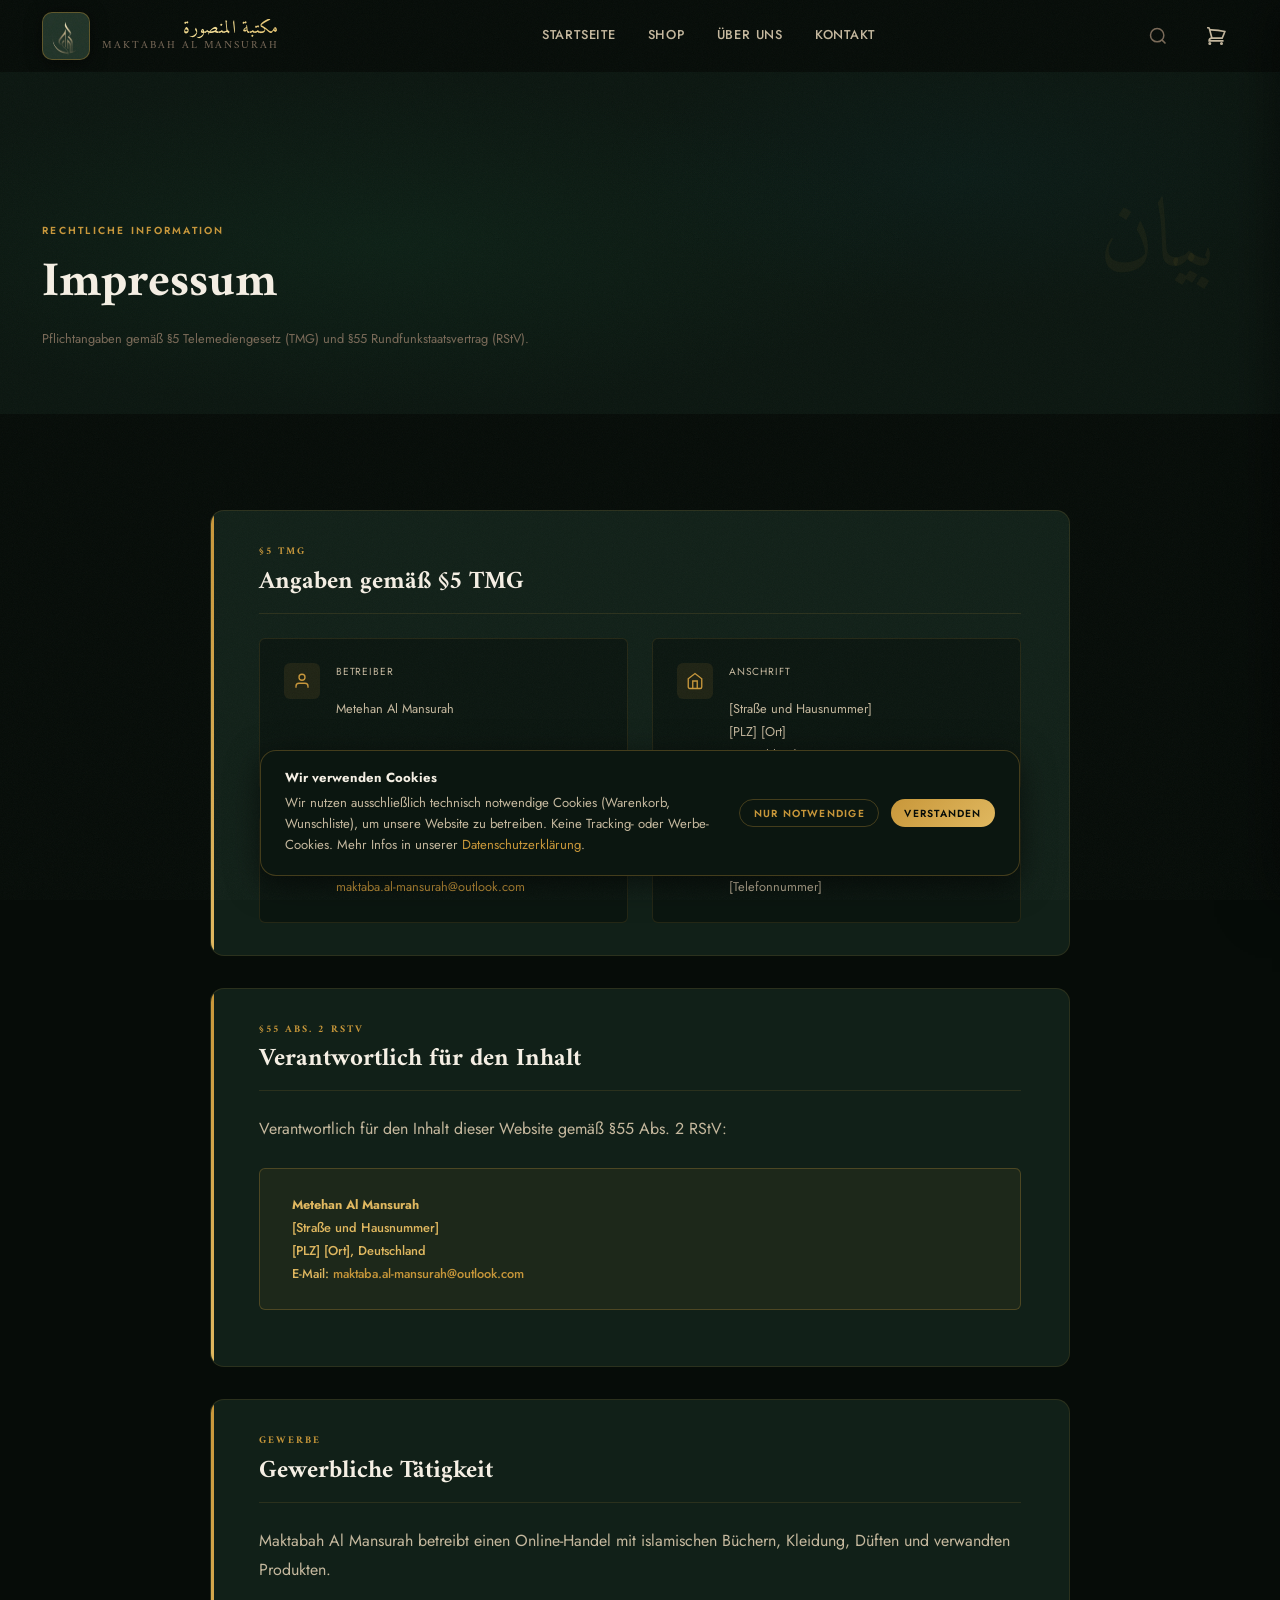
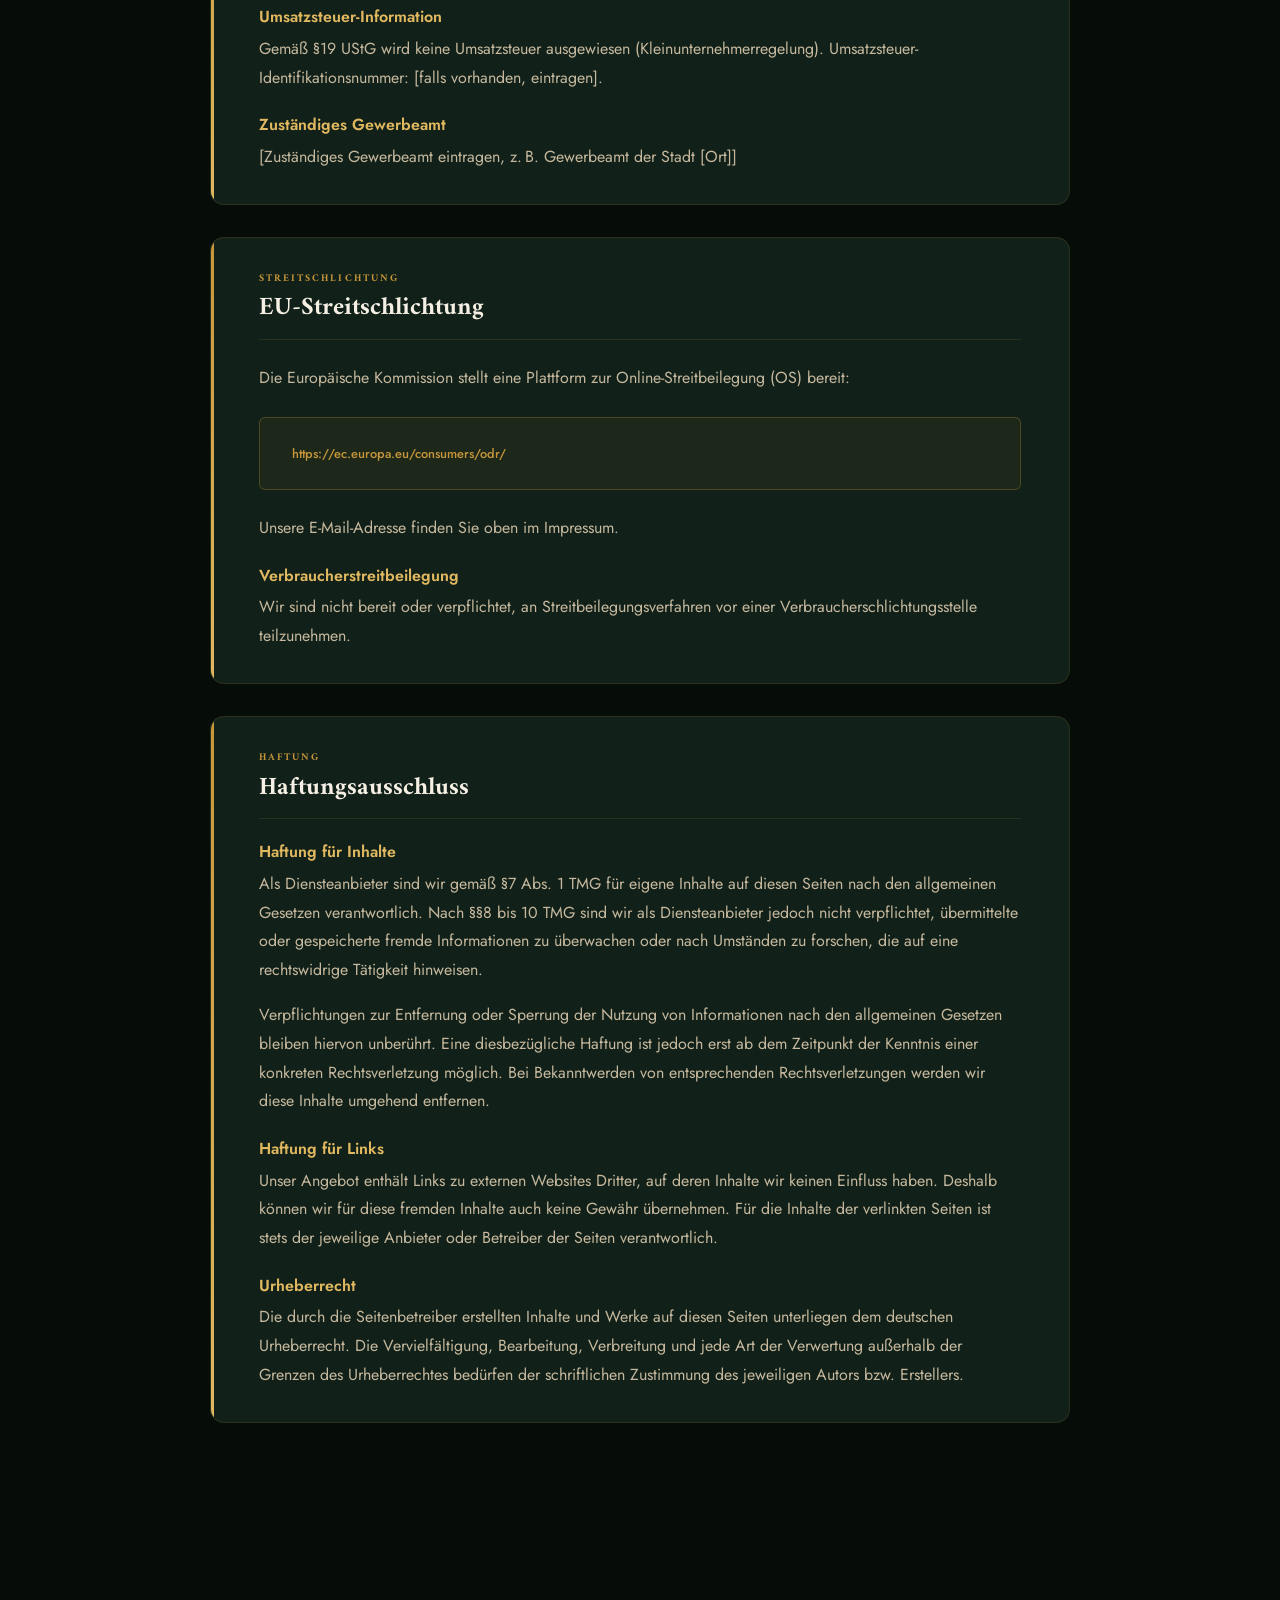
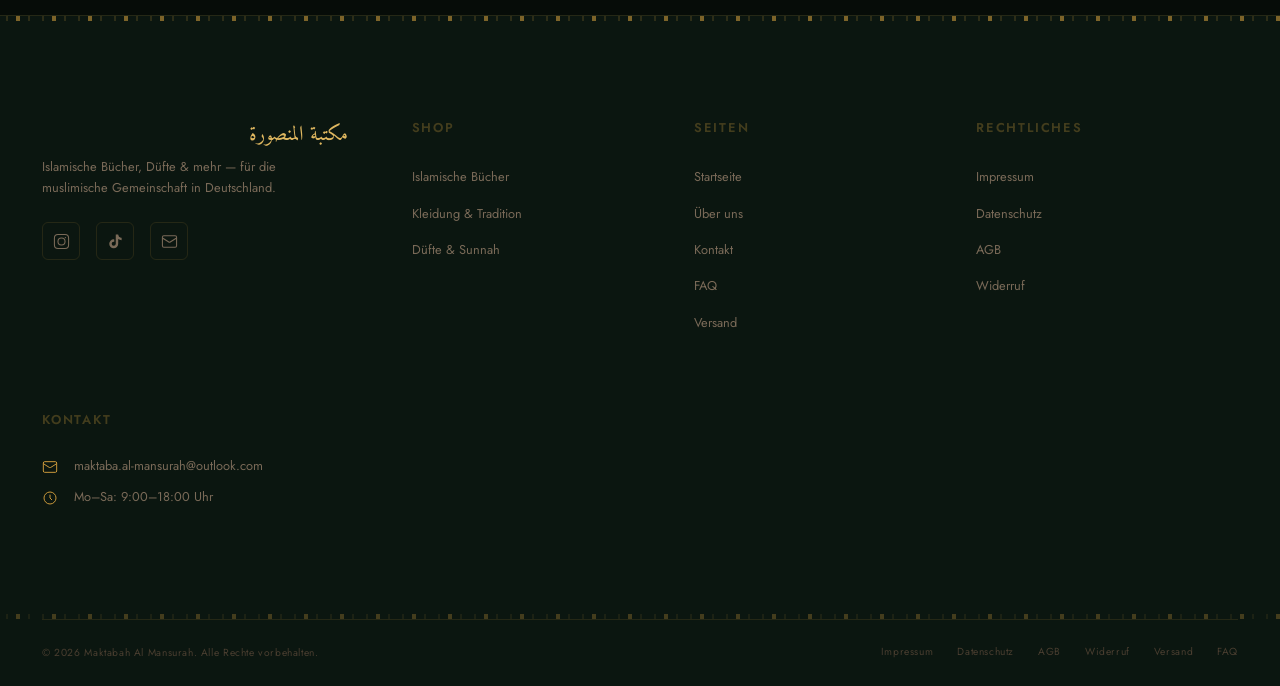
<file: impressum.html>
<!DOCTYPE html>
<html lang="de">
<head>
  <meta charset="UTF-8">
  <meta name="viewport" content="width=device-width, initial-scale=1.0">
  <meta name="description" content="Impressum von Maktabah Al Mansurah — Pflichtangaben gemäß §5 TMG.">
  <title>Impressum — Maktabah Al Mansurah</title>
  <link rel="icon" type="image/svg+xml" href="data:image/svg+xml,<svg xmlns='http://www.w3.org/2000/svg' viewBox='0 0 32 32'><rect width='32' height='32' fill='%230D1A0F'/><polygon points='16,3 17.6,11.4 24.5,7.5 20.6,14.4 29,16 20.6,17.6 24.5,24.5 17.6,20.6 16,29 14.4,20.6 7.5,24.5 11.4,17.6 3,16 11.4,14.4 7.5,7.5 14.4,11.4' fill='none' stroke='%23C8973A' stroke-width='0.8'/></svg>">
  <link rel="stylesheet" href="assets/css/base.css">
  <link rel="stylesheet" href="assets/css/animations.css">
  <link rel="stylesheet" href="assets/css/patterns.css">
  <link rel="stylesheet" href="assets/css/layout.css">
  <link rel="stylesheet" href="assets/css/components.css">
  <style>
    .legal-section { padding-block: var(--sp-7); }
    .legal-grid { display: grid; grid-template-columns: 1fr; gap: var(--sp-4); max-width: 860px; margin-inline: auto; }
    .legal-card {
      background: var(--clr-ink-light);
      border: 1px solid var(--border-subtle);
      border-radius: var(--radius-lg);
      padding: var(--sp-4) var(--sp-5);
      position: relative;
      overflow: hidden;
      transition: border-color var(--dur-mid) var(--ease-out), box-shadow var(--dur-mid) var(--ease-out);
    }
    .legal-card::before {
      content: '';
      position: absolute;
      top: 0; left: 0;
      width: 3px; height: 100%;
      background: linear-gradient(180deg, var(--clr-gold), var(--clr-gold-light));
      border-radius: 0 2px 2px 0;
    }
    .legal-card:hover { border-color: var(--border-mid); box-shadow: var(--shadow-glow); }
    .legal-card__number {
      font-family: var(--font-display);
      font-size: var(--text-xs);
      font-weight: 700;
      letter-spacing: 0.2em;
      text-transform: uppercase;
      color: var(--clr-gold);
      margin-bottom: var(--sp-1);
      display: block;
    }
    .legal-card h2 { font-size: var(--text-lg); color: var(--clr-text-primary); margin-bottom: var(--sp-3); padding-bottom: var(--sp-2); border-bottom: 1px solid var(--border-subtle); }
    .legal-card h3 { font-size: var(--text-base); font-family: var(--font-body); font-weight: 600; color: var(--clr-gold-light); margin-top: var(--sp-3); margin-bottom: var(--sp-1); }
    .legal-card p { color: var(--clr-text-mid); line-height: 1.8; margin-bottom: var(--sp-2); }
    .legal-card p:last-child { margin-bottom: 0; }
    .legal-card ul { list-style: none; padding: 0; margin-bottom: var(--sp-2); }
    .legal-card ul li { color: var(--clr-text-mid); padding: 0.35rem 0 0.35rem 1.4rem; position: relative; line-height: 1.7; }
    .legal-card ul li::before { content: '–'; position: absolute; left: 0; color: var(--clr-gold-muted); font-weight: 700; }
    .info-box {
      background: rgba(200, 151, 58, 0.07);
      border: 1px solid var(--border-mid);
      border-radius: var(--radius-md);
      padding: var(--sp-3) var(--sp-4);
      margin-block: var(--sp-3);
    }
    .info-box p { color: var(--clr-gold-light) !important; font-weight: 500; font-size: var(--text-sm); margin: 0; }
    .contact-grid {
      display: grid;
      grid-template-columns: 1fr 1fr;
      gap: var(--sp-3);
      margin-top: var(--sp-3);
    }
    @media (max-width: 580px) { .contact-grid { grid-template-columns: 1fr; } }
    .contact-item {
      background: var(--clr-ink-mid);
      border: 1px solid var(--border-subtle);
      border-radius: var(--radius-md);
      padding: var(--sp-3);
      display: flex;
      align-items: flex-start;
      gap: var(--sp-2);
    }
    .contact-item__icon {
      width: 36px; height: 36px;
      border-radius: var(--radius-md);
      background: rgba(200, 151, 58, 0.1);
      display: flex; align-items: center; justify-content: center;
      color: var(--clr-gold);
      flex-shrink: 0;
    }
    .contact-item__label { font-size: var(--text-xs); color: var(--clr-text-muted); letter-spacing: 0.08em; text-transform: uppercase; margin-bottom: 2px; }
    .contact-item__value { font-size: var(--text-sm); color: var(--clr-text-primary); line-height: 1.6; }
    .contact-item__value a { color: var(--clr-gold); text-decoration: none; }
    .contact-item__value a:hover { text-decoration: underline; }
    .page-hero__ornament {
      position: absolute; top: 50%; right: var(--sp-6);
      transform: translateY(-50%);
      font-family: var(--font-arabic); font-size: 6rem;
      color: rgba(200, 151, 58, 0.06);
      pointer-events: none; user-select: none;
      direction: rtl; line-height: 1;
    }
    @media (max-width: 640px) { .page-hero__ornament { display: none; } .legal-card { padding: var(--sp-3); } }
  </style>
</head>
<body>

<div id="scrollProgress" aria-hidden="true"></div>
<header class="site-header" id="siteHeader" role="banner">
  <div class="header-inner">
    <a href="index.html" class="brand" aria-label="Maktabah Al Mansurah – Startseite">
      <span class="brand-logo-wrap"><img src="MAM.logo.png" alt="" class="brand-logo" aria-hidden="true"></span>
      <span class="brand-text">
        <span class="brand-arabic brand-shimmer">مكتبة المنصورة</span>
        <span class="brand-latin">Maktabah Al Mansurah</span>
      </span>
    </a>
    <nav class="nav-primary" role="navigation"><a href="index.html">Startseite</a><a href="shop.html">Shop</a><a href="about.html">Über uns</a><a href="contact.html">Kontakt</a></nav>
    <div class="header-actions">
      <button class="cart-trigger" id="cartTrigger" aria-label="Warenkorb öffnen"><svg viewBox="0 0 24 24" fill="none" stroke="currentColor" stroke-width="1.8"><path d="M2.25 3h1.386c.51 0 .955.343 1.087.835l.383 1.437M7.5 14.25a3 3 0 0 0-3 3h15.75m-12.75-3h11.218c1.121-2.3 2.1-4.684 2.924-7.138a60.114 60.114 0 0 0-16.536-1.84M7.5 14.25 5.106 5.272M6 20.25a.75.75 0 1 1-1.5 0 .75.75 0 0 1 1.5 0Zm12.75 0a.75.75 0 1 1-1.5 0 .75.75 0 0 1 1.5 0Z"/></svg><span class="cart-badge hidden" id="cartBadge">0</span></button>
      <button class="nav-toggle" id="navToggle" aria-label="Menü öffnen" aria-expanded="false"><span></span><span></span><span></span></button>
    </div>
  </div>
</header>
<div class="mobile-nav-overlay" id="menuOverlay" aria-hidden="true"></div>
<nav class="mobile-nav" id="mobileNav" aria-hidden="true">
  <div class="mobile-nav__header"><a href="index.html" class="brand"><span class="brand-arabic" style="font-size:1rem;color:var(--clr-gold-light);">مكتبة المنصورة</span></a><button class="mobile-nav__close" id="mobileNavClose"><svg viewBox="0 0 24 24" fill="none" stroke="currentColor" stroke-width="2"><path d="M6 18 18 6M6 6l12 12"/></svg></button></div>
  <div class="mobile-nav__links"><a href="index.html">Startseite</a><a href="shop.html">Shop</a><a href="about.html">Über uns</a><a href="contact.html">Kontakt</a></div>
  <div class="mobile-nav__footer"><p class="mobile-nav__arabic">بِسْمِ اللَّهِ الرَّحْمَنِ الرَّحِيمِ</p></div>
</nav>
<div class="cart-overlay" id="cartOverlay" aria-hidden="true"></div>
<aside class="cart-drawer" id="cartDrawer" aria-hidden="true">
  <div class="cart-drawer__header"><h2 class="cart-drawer__title">Warenkorb</h2><button class="cart-drawer__close" id="cartClose"><svg viewBox="0 0 24 24" fill="none" stroke="currentColor" stroke-width="2"><path d="M6 18 18 6M6 6l12 12"/></svg></button></div>
  <div class="cart-drawer__items"></div>
  <div class="cart-drawer__footer"><div class="cart-drawer__subtotal"><span>Zwischensumme</span><strong class="cart-drawer__total-amount">0,00 €</strong></div><a href="checkout.html" class="btn btn-primary btn-full">Zur Kasse</a><p class="cart-drawer__note">Versandkosten werden an der Kasse berechnet.</p></div>
</aside>

<main id="main-content">

  <section class="page-hero" aria-labelledby="page-hero-title">
    <div class="page-hero__bg"></div>
    <div class="page-hero__ornament" aria-hidden="true">بيان</div>
    <div class="container page-hero__content">
      <span class="eyebrow">Rechtliche Information</span>
      <h1 id="page-hero-title">Impressum</h1>
      <p style="color:var(--clr-text-muted);margin-top:var(--sp-2);max-width:560px;font-size:var(--text-sm);">
        Pflichtangaben gemäß §5 Telemediengesetz (TMG) und §55 Rundfunkstaatsvertrag (RStV).
      </p>
    </div>
  </section>

  <section class="legal-section" aria-label="Impressum">
    <div class="container">
      <div class="legal-grid">

        <!-- 1. Angaben zum Unternehmen -->
        <article class="legal-card">
          <span class="legal-card__number">§5 TMG</span>
          <h2>Angaben gemäß §5 TMG</h2>

          <div class="contact-grid">
            <div class="contact-item">
              <div class="contact-item__icon">
                <svg width="18" height="18" viewBox="0 0 24 24" fill="none" stroke="currentColor" stroke-width="1.8"><path d="M20 21v-2a4 4 0 0 0-4-4H8a4 4 0 0 0-4 4v2"/><circle cx="12" cy="7" r="4"/></svg>
              </div>
              <div>
                <p class="contact-item__label">Betreiber</p>
                <p class="contact-item__value">Metehan Al Mansurah</p>
              </div>
            </div>
            <div class="contact-item">
              <div class="contact-item__icon">
                <svg width="18" height="18" viewBox="0 0 24 24" fill="none" stroke="currentColor" stroke-width="1.8"><path d="M3 9l9-7 9 7v11a2 2 0 0 1-2 2H5a2 2 0 0 1-2-2z"/><polyline points="9 22 9 12 15 12 15 22"/></svg>
              </div>
              <div>
                <p class="contact-item__label">Anschrift</p>
                <p class="contact-item__value">[Straße und Hausnummer]<br>[PLZ] [Ort]<br>Deutschland</p>
              </div>
            </div>
            <div class="contact-item">
              <div class="contact-item__icon">
                <svg width="18" height="18" viewBox="0 0 24 24" fill="none" stroke="currentColor" stroke-width="1.8"><rect x="2" y="4" width="20" height="16" rx="2"/><path d="m22 7-8.97 5.7a1.94 1.94 0 0 1-2.06 0L2 7"/></svg>
              </div>
              <div>
                <p class="contact-item__label">E-Mail</p>
                <p class="contact-item__value"><a href="mailto:maktaba.al-mansurah@outlook.com">maktaba.al-mansurah@outlook.com</a></p>
              </div>
            </div>
            <div class="contact-item">
              <div class="contact-item__icon">
                <svg width="18" height="18" viewBox="0 0 24 24" fill="none" stroke="currentColor" stroke-width="1.8"><path d="M22 16.92v3a2 2 0 0 1-2.18 2 19.79 19.79 0 0 1-8.63-3.07A19.5 19.5 0 0 1 4.69 12.2 19.79 19.79 0 0 1 1.57 3.6 2 2 0 0 1 3.55 1.42h3a2 2 0 0 1 2 1.72 12.84 12.84 0 0 0 .7 2.81 2 2 0 0 1-.45 2.11L7.91 9.91a16 16 0 0 0 6.18 6.18l1.87-1.87a2 2 0 0 1 2.11-.45 12.84 12.84 0 0 0 2.81.7A2 2 0 0 1 22 16.92z"/></svg>
              </div>
              <div>
                <p class="contact-item__label">Telefon</p>
                <p class="contact-item__value">[Telefonnummer]</p>
              </div>
            </div>
          </div>
        </article>

        <!-- 2. Verantwortlich für Inhalte -->
        <article class="legal-card">
          <span class="legal-card__number">§55 Abs. 2 RStV</span>
          <h2>Verantwortlich für den Inhalt</h2>
          <p>Verantwortlich für den Inhalt dieser Website gemäß §55 Abs. 2 RStV:</p>
          <div class="info-box">
            <p>
              <strong>Metehan Al Mansurah</strong><br>
              [Straße und Hausnummer]<br>
              [PLZ] [Ort], Deutschland<br>
              E-Mail: <a href="mailto:maktaba.al-mansurah@outlook.com" style="color:var(--clr-gold);">maktaba.al-mansurah@outlook.com</a>
            </p>
          </div>
        </article>

        <!-- 3. Gewerbeanmeldung -->
        <article class="legal-card">
          <span class="legal-card__number">Gewerbe</span>
          <h2>Gewerbliche Tätigkeit</h2>
          <p>Maktabah Al Mansurah betreibt einen Online-Handel mit islamischen Büchern, Kleidung, Düften und verwandten Produkten.</p>
          <h3>Umsatzsteuer-Information</h3>
          <p>Gemäß §19 UStG wird keine Umsatzsteuer ausgewiesen (Kleinunternehmerregelung). Umsatzsteuer-Identifikationsnummer: [falls vorhanden, eintragen].</p>
          <h3>Zuständiges Gewerbeamt</h3>
          <p>[Zuständiges Gewerbeamt eintragen, z.&thinsp;B. Gewerbeamt der Stadt [Ort]]</p>
        </article>

        <!-- 4. EU-Streitschlichtung -->
        <article class="legal-card">
          <span class="legal-card__number">Streitschlichtung</span>
          <h2>EU-Streitschlichtung</h2>
          <p>Die Europäische Kommission stellt eine Plattform zur Online-Streitbeilegung (OS) bereit:</p>
          <div class="info-box">
            <p><a href="https://ec.europa.eu/consumers/odr/" target="_blank" rel="noopener noreferrer" style="color:var(--clr-gold);">https://ec.europa.eu/consumers/odr/</a></p>
          </div>
          <p>Unsere E-Mail-Adresse finden Sie oben im Impressum.</p>
          <h3>Verbraucherstreitbeilegung</h3>
          <p>Wir sind nicht bereit oder verpflichtet, an Streitbeilegungsverfahren vor einer Verbraucherschlichtungsstelle teilzunehmen.</p>
        </article>

        <!-- 5. Haftungsausschluss -->
        <article class="legal-card">
          <span class="legal-card__number">Haftung</span>
          <h2>Haftungsausschluss</h2>
          <h3>Haftung für Inhalte</h3>
          <p>Als Diensteanbieter sind wir gemäß §7 Abs. 1 TMG für eigene Inhalte auf diesen Seiten nach den allgemeinen Gesetzen verantwortlich. Nach §§8 bis 10 TMG sind wir als Diensteanbieter jedoch nicht verpflichtet, übermittelte oder gespeicherte fremde Informationen zu überwachen oder nach Umständen zu forschen, die auf eine rechtswidrige Tätigkeit hinweisen.</p>
          <p>Verpflichtungen zur Entfernung oder Sperrung der Nutzung von Informationen nach den allgemeinen Gesetzen bleiben hiervon unberührt. Eine diesbezügliche Haftung ist jedoch erst ab dem Zeitpunkt der Kenntnis einer konkreten Rechtsverletzung möglich. Bei Bekanntwerden von entsprechenden Rechtsverletzungen werden wir diese Inhalte umgehend entfernen.</p>
          <h3>Haftung für Links</h3>
          <p>Unser Angebot enthält Links zu externen Websites Dritter, auf deren Inhalte wir keinen Einfluss haben. Deshalb können wir für diese fremden Inhalte auch keine Gewähr übernehmen. Für die Inhalte der verlinkten Seiten ist stets der jeweilige Anbieter oder Betreiber der Seiten verantwortlich.</p>
          <h3>Urheberrecht</h3>
          <p>Die durch die Seitenbetreiber erstellten Inhalte und Werke auf diesen Seiten unterliegen dem deutschen Urheberrecht. Die Vervielfältigung, Bearbeitung, Verbreitung und jede Art der Verwertung außerhalb der Grenzen des Urheberrechtes bedürfen der schriftlichen Zustimmung des jeweiligen Autors bzw. Erstellers.</p>
        </article>

      </div>
    </div>
  </section>

</main>

<footer class="site-footer" role="contentinfo">
  <div class="footer-geo-band"></div>
  <div class="container">
    <div class="footer-main">
      <div class="footer-brand">
        <p class="footer-brand__name">مكتبة المنصورة</p>
        <p class="footer-brand__tagline">Islamische Bücher, Düfte &amp; mehr — für die muslimische Gemeinschaft in Deutschland.</p>
        <div class="footer-social">
          <a href="https://instagram.com/al_mansurah.de" target="_blank" rel="noopener noreferrer" aria-label="Instagram"><svg viewBox="0 0 24 24" fill="none" stroke="currentColor" stroke-width="1.5"><rect x="2" y="2" width="20" height="20" rx="5"/><circle cx="12" cy="12" r="5"/><circle cx="17.5" cy="6.5" r="1" fill="currentColor" stroke="none"/></svg></a>
          <a href="https://tiktok.com/@al.mansurah.de" target="_blank" rel="noopener noreferrer" aria-label="TikTok"><svg viewBox="0 0 24 24" fill="currentColor"><path d="M19.59 6.69a4.83 4.83 0 01-3.77-4.25V2h-3.45v13.67a2.89 2.89 0 01-2.88 2.5 2.89 2.89 0 01-2.89-2.89 2.89 2.89 0 012.89-2.89c.28 0 .54.04.79.1V9.01a6.33 6.33 0 00-.79-.05 6.34 6.34 0 00-6.34 6.34 6.34 6.34 0 006.34 6.34 6.34 6.34 0 006.33-6.34V8.56a8.28 8.28 0 004.84 1.54V6.64a4.85 4.85 0 01-1.07.05z"/></svg></a>
          <a href="mailto:maktaba.al-mansurah@outlook.com" aria-label="E-Mail"><svg viewBox="0 0 24 24" fill="none" stroke="currentColor" stroke-width="1.5"><rect x="2" y="4" width="20" height="16" rx="2"/><path d="m22 7-8.97 5.7a1.94 1.94 0 0 1-2.06 0L2 7"/></svg></a>
        </div>
      </div>
      <div><p class="footer-col-title">Shop</p><ul class="footer-nav-list"><li><a href="shop.html?cat=buecher">Islamische Bücher</a></li><li><a href="shop.html?cat=kleidung">Kleidung &amp; Tradition</a></li><li><a href="shop.html?cat=duefte">Düfte &amp; Sunnah</a></li></ul></div>
      <div><p class="footer-col-title">Seiten</p><ul class="footer-nav-list"><li><a href="index.html">Startseite</a></li><li><a href="about.html">Über uns</a></li><li><a href="contact.html">Kontakt</a></li><li><a href="faq.html">FAQ</a></li><li><a href="versand.html">Versand</a></li></ul></div>
      <div><p class="footer-col-title">Rechtliches</p><ul class="footer-nav-list"><li><a href="impressum.html">Impressum</a></li><li><a href="datenschutz.html">Datenschutz</a></li><li><a href="agb.html">AGB</a></li><li><a href="widerruf.html">Widerruf</a></li></ul></div>
      <div><p class="footer-col-title">Kontakt</p><div class="footer-contact-item"><svg viewBox="0 0 24 24" fill="none" stroke="currentColor" stroke-width="1.5"><rect x="2" y="4" width="20" height="16" rx="2"/><path d="m22 7-8.97 5.7a1.94 1.94 0 0 1-2.06 0L2 7"/></svg><span><a href="mailto:maktaba.al-mansurah@outlook.com">maktaba.al-mansurah@outlook.com</a></span></div><div class="footer-contact-item"><svg viewBox="0 0 24 24" fill="none" stroke="currentColor" stroke-width="1.5"><path d="M12 21a9 9 0 1 0 0-18 9 9 0 0 0 0 18Z"/><path d="M12 7v5l3 3"/></svg><span>Mo–Sa: 9:00–18:00 Uhr</span></div></div>
    </div>
  </div>
  <div class="footer-geo-band" style="opacity:0.3;"></div>
  <div class="container"><div class="footer-legal"><p>© 2026 Maktabah Al Mansurah. Alle Rechte vorbehalten.</p><div class="footer-legal-links"><a href="impressum.html">Impressum</a><a href="datenschutz.html">Datenschutz</a><a href="agb.html">AGB</a><a href="widerruf.html">Widerruf</a><a href="versand.html">Versand</a><a href="faq.html">FAQ</a></div></div></div>
</footer>

<script src="assets/js/animations.js"></script>
<script src="assets/js/shop.js"></script>
<script src="assets/js/cart.js"></script>
<script src="assets/js/main.js"></script>
</body>
</html>
</file>
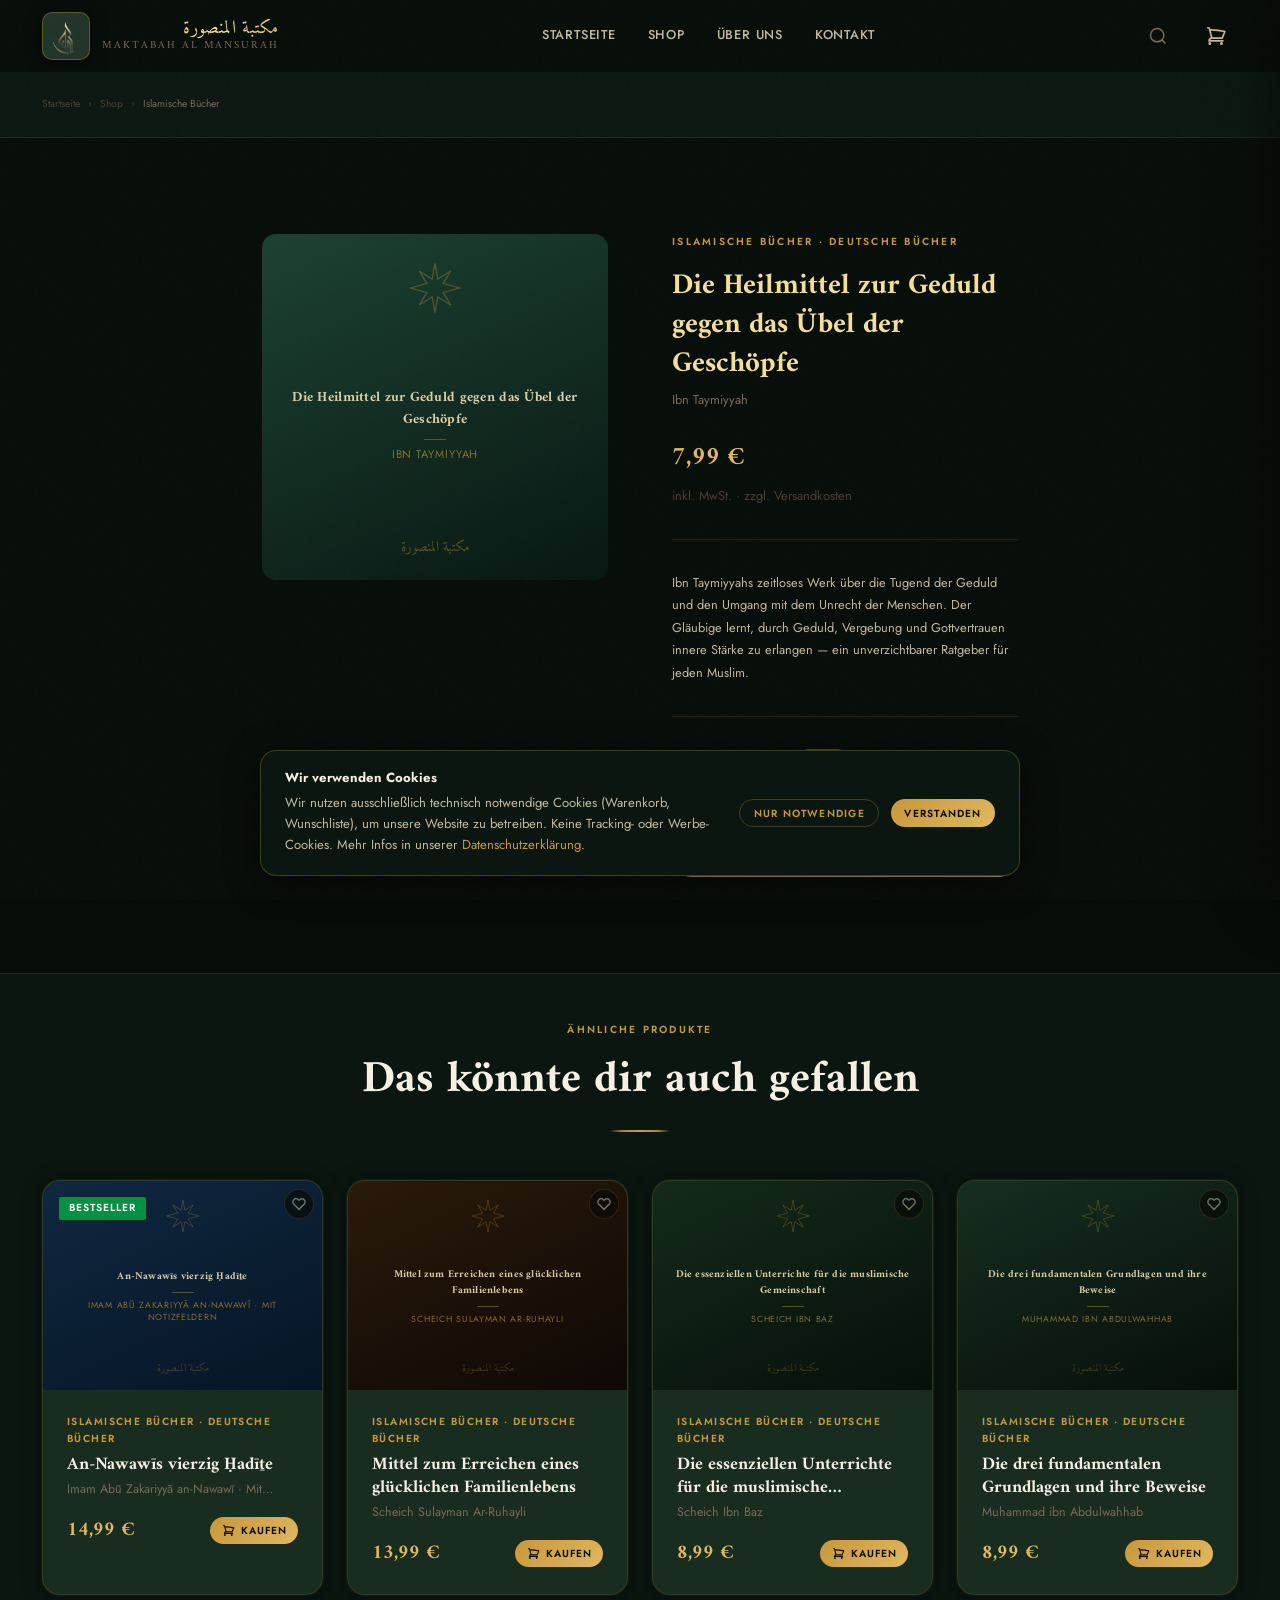
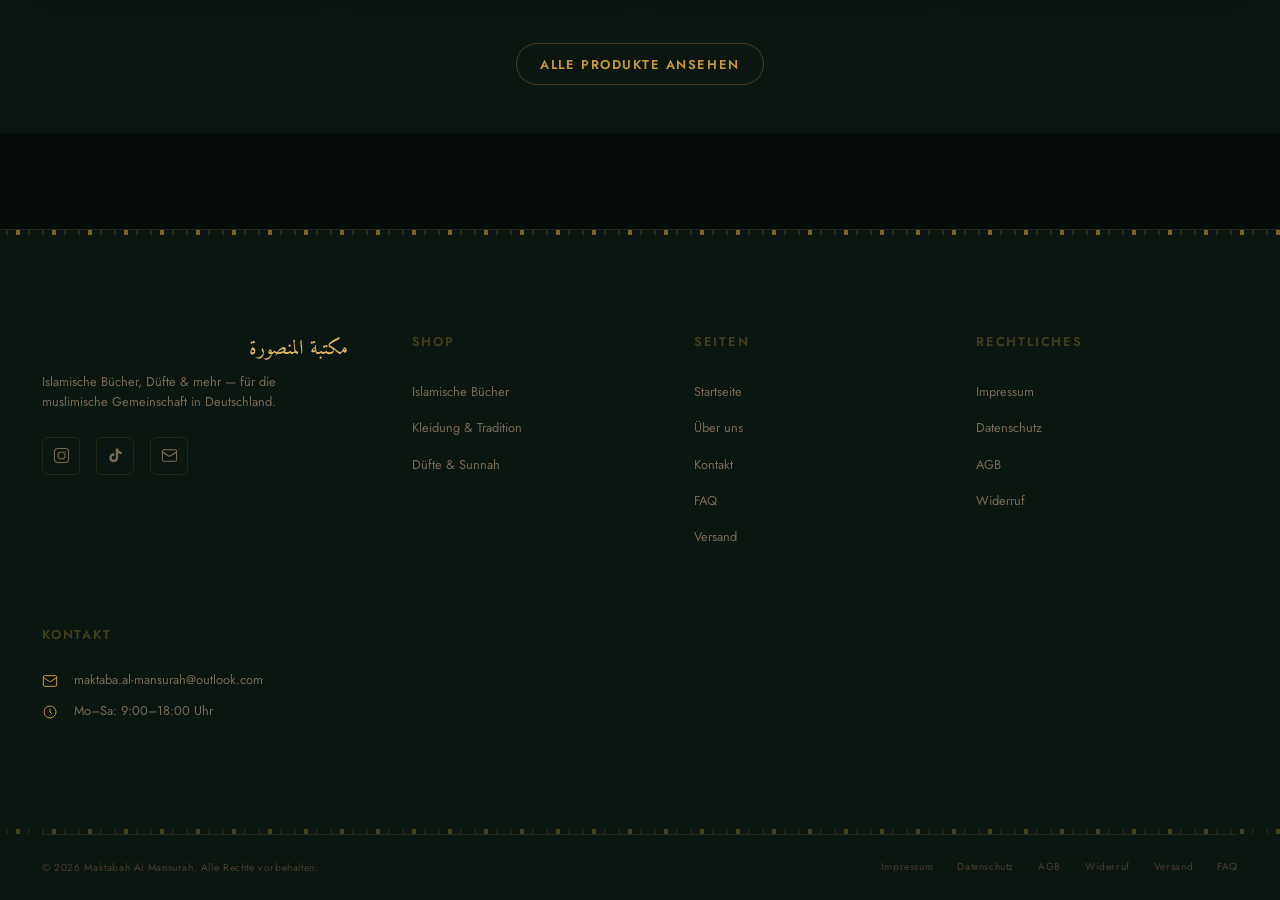
<file: product.html>
<!DOCTYPE html>
<html lang="de">
<head>
  <meta charset="UTF-8">
  <meta name="viewport" content="width=device-width, initial-scale=1.0">
  <meta name="description" content="Produktdetails — Maktabah Al Mansurah">
  <title>Produkt — Maktabah Al Mansurah</title>
  <link rel="icon" type="image/svg+xml" href="data:image/svg+xml,<svg xmlns='http://www.w3.org/2000/svg' viewBox='0 0 32 32'><rect width='32' height='32' fill='%230B0F14'/><polygon points='16,3 17.6,11.4 24.5,7.5 20.6,14.4 29,16 20.6,17.6 24.5,24.5 17.6,20.6 16,29 14.4,20.6 7.5,24.5 11.4,17.6 3,16 11.4,14.4 7.5,7.5 14.4,11.4' fill='none' stroke='%23C8973A' stroke-width='0.8'/></svg>">
  <link rel="stylesheet" href="assets/css/base.css">
  <link rel="stylesheet" href="assets/css/animations.css">
  <link rel="stylesheet" href="assets/css/patterns.css">
  <link rel="stylesheet" href="assets/css/layout.css">
  <link rel="stylesheet" href="assets/css/components.css">
</head>
<body>

<div id="scrollProgress" aria-hidden="true"></div>

<!-- HEADER -->
<header class="site-header" id="siteHeader" role="banner">
  <div class="header-inner">
    <a href="index.html" class="brand" aria-label="Maktabah Al Mansurah – Startseite">
      <span class="brand-logo-wrap">
        <img src="MAM.logo.png" alt="" class="brand-logo" aria-hidden="true">
      </span>
      <span class="brand-text">
        <span class="brand-arabic brand-shimmer">مكتبة المنصورة</span>
        <span class="brand-latin">Maktabah Al Mansurah</span>
      </span>
    </a>
    <nav class="nav-primary" role="navigation" aria-label="Hauptnavigation">
      <a href="index.html">Startseite</a>
      <a href="shop.html">Shop</a>
      <a href="about.html">Über uns</a>
      <a href="contact.html">Kontakt</a>
    </nav>
    <div class="header-actions">
      <button class="cart-trigger" id="cartTrigger" aria-label="Warenkorb öffnen">
        <svg viewBox="0 0 24 24" fill="none" stroke="currentColor" stroke-width="1.8" aria-hidden="true">
          <path d="M2.25 3h1.386c.51 0 .955.343 1.087.835l.383 1.437M7.5 14.25a3 3 0 0 0-3 3h15.75m-12.75-3h11.218c1.121-2.3 2.1-4.684 2.924-7.138a60.114 60.114 0 0 0-16.536-1.84M7.5 14.25 5.106 5.272M6 20.25a.75.75 0 1 1-1.5 0 .75.75 0 0 1 1.5 0Zm12.75 0a.75.75 0 1 1-1.5 0 .75.75 0 0 1 1.5 0Z"/>
        </svg>
        <span class="cart-badge hidden" id="cartBadge" aria-live="polite">0</span>
      </button>
      <button class="nav-toggle" id="navToggle" aria-label="Menü öffnen" aria-expanded="false" aria-controls="mobileNav">
        <span></span><span></span><span></span>
      </button>
    </div>
  </div>
</header>

<!-- MOBILE NAV -->
<div class="mobile-nav-overlay" id="menuOverlay" aria-hidden="true"></div>
<nav class="mobile-nav" id="mobileNav" aria-label="Mobile Navigation" aria-hidden="true">
  <div class="mobile-nav__header">
    <a href="index.html" class="brand"><span class="brand-arabic" style="font-size:1rem;color:var(--clr-gold-light);">مكتبة المنصورة</span></a>
    <button class="mobile-nav__close" id="mobileNavClose" aria-label="Menü schließen"><svg viewBox="0 0 24 24" fill="none" stroke="currentColor" stroke-width="2"><path d="M6 18 18 6M6 6l12 12"/></svg></button>
  </div>
  <div class="mobile-nav__links">
    <a href="index.html">Startseite</a><a href="shop.html">Shop</a><a href="about.html">Über uns</a><a href="contact.html">Kontakt</a>
  </div>
  <div class="mobile-nav__footer"><p class="mobile-nav__arabic">بِسْمِ اللَّهِ الرَّحْمَنِ الرَّحِيمِ</p></div>
</nav>

<!-- CART DRAWER -->
<div class="cart-overlay" id="cartOverlay" aria-hidden="true"></div>
<aside class="cart-drawer" id="cartDrawer" aria-label="Warenkorb" aria-hidden="true">
  <div class="cart-drawer__header">
    <h2 class="cart-drawer__title">Warenkorb</h2>
    <button class="cart-drawer__close" id="cartClose" aria-label="Warenkorb schließen"><svg viewBox="0 0 24 24" fill="none" stroke="currentColor" stroke-width="2"><path d="M6 18 18 6M6 6l12 12"/></svg></button>
  </div>
  <div class="cart-drawer__items"></div>
  <div class="cart-drawer__footer">
    <div class="cart-drawer__subtotal"><span>Zwischensumme</span><strong class="cart-drawer__total-amount">0,00 €</strong></div>
    <a href="checkout.html" class="btn btn-primary btn-full">Zur Kasse</a>
    <p class="cart-drawer__note">Versandkosten werden an der Kasse berechnet.</p>
  </div>
</aside>

<main id="main-content">

  <!-- BREADCRUMB -->
  <div style="background:var(--clr-ink-mid);border-bottom:1px solid var(--border-subtle);margin-top:var(--header-h);">
    <div class="container" style="padding-block:var(--sp-3);">
      <nav aria-label="Breadcrumb" style="display:flex;align-items:center;gap:8px;font-size:var(--text-xs);color:var(--clr-text-faint);">
        <a href="index.html" style="color:var(--clr-text-faint);text-decoration:none;">Startseite</a>
        <span aria-hidden="true">›</span>
        <a href="shop.html" style="color:var(--clr-text-faint);text-decoration:none;">Shop</a>
        <span aria-hidden="true">›</span>
        <span id="breadcrumbCat" style="color:var(--clr-text-muted);">Produkt</span>
      </nav>
    </div>
  </div>

  <!-- PRODUCT DETAIL -->
  <section class="section">
    <div class="container container--narrow">
      <div id="productDetailContainer">
        <!-- Rendered by shop.js -->
        <div style="text-align:center;padding:var(--sp-8);color:var(--clr-text-faint);">
          <svg width="40" height="40" viewBox="0 0 24 24" fill="none" stroke="currentColor" stroke-width="1.2" style="opacity:.3;display:block;margin:0 auto var(--sp-3);"><path d="M12 6v6h4.5m4.5 0a9 9 0 1 1-18 0 9 9 0 0 1 18 0Z"/></svg>
          <p>Produkt wird geladen…</p>
        </div>
      </div>
    </div>
  </section>

  <!-- RELATED PRODUCTS -->
  <section class="section section--sm" style="background:var(--clr-ink-mid);border-top:1px solid var(--border-subtle);" id="relatedSection" style="display:none;">
    <div class="container">
      <div class="section-header section-header--center" data-reveal>
        <span class="eyebrow">Ähnliche Produkte</span>
        <h2>Das könnte dir auch gefallen</h2>
        <div class="gold-line gold-line--center"></div>
      </div>
      <div class="products-grid" id="relatedGrid">
        <!-- Rendered by shop.js -->
      </div>
      <div style="text-align:center;margin-top:var(--sp-5);">
        <a href="shop.html" class="btn btn-ghost">Alle Produkte ansehen</a>
      </div>
    </div>
  </section>

</main>

<!-- FOOTER -->
<footer class="site-footer" role="contentinfo">
  <div class="footer-geo-band"></div>
  <div class="container">
    <div class="footer-main">
      <div class="footer-brand">
        <p class="footer-brand__name">مكتبة المنصورة</p>
        <p class="footer-brand__tagline">Islamische Bücher, Düfte &amp; mehr — für die muslimische Gemeinschaft in Deutschland.</p>
        <div class="footer-social">
          <a href="https://instagram.com/al_mansurah.de" target="_blank" rel="noopener noreferrer" aria-label="Instagram"><svg viewBox="0 0 24 24" fill="none" stroke="currentColor" stroke-width="1.5"><rect x="2" y="2" width="20" height="20" rx="5"/><circle cx="12" cy="12" r="5"/><circle cx="17.5" cy="6.5" r="1" fill="currentColor" stroke="none"/></svg></a>
          <a href="https://tiktok.com/@al.mansurah.de" target="_blank" rel="noopener noreferrer" aria-label="TikTok"><svg viewBox="0 0 24 24" fill="currentColor"><path d="M19.59 6.69a4.83 4.83 0 01-3.77-4.25V2h-3.45v13.67a2.89 2.89 0 01-2.88 2.5 2.89 2.89 0 01-2.89-2.89 2.89 2.89 0 012.89-2.89c.28 0 .54.04.79.1V9.01a6.33 6.33 0 00-.79-.05 6.34 6.34 0 00-6.34 6.34 6.34 6.34 0 006.34 6.34 6.34 6.34 0 006.33-6.34V8.56a8.28 8.28 0 004.84 1.54V6.64a4.85 4.85 0 01-1.07.05z"/></svg></a>
          <a href="mailto:maktaba.al-mansurah@outlook.com" aria-label="E-Mail"><svg viewBox="0 0 24 24" fill="none" stroke="currentColor" stroke-width="1.5"><rect x="2" y="4" width="20" height="16" rx="2"/><path d="m22 7-8.97 5.7a1.94 1.94 0 0 1-2.06 0L2 7"/></svg></a>
        </div>
      </div>
      <div><p class="footer-col-title">Shop</p><ul class="footer-nav-list"><li><a href="shop.html?cat=buecher">Islamische Bücher</a></li><li><a href="shop.html?cat=kleidung">Kleidung &amp; Tradition</a></li><li><a href="shop.html?cat=duefte">Düfte &amp; Sunnah</a></li></ul></div>
      <div><p class="footer-col-title">Seiten</p><ul class="footer-nav-list"><li><a href="index.html">Startseite</a></li><li><a href="about.html">Über uns</a></li><li><a href="contact.html">Kontakt</a></li><li><a href="faq.html">FAQ</a></li><li><a href="versand.html">Versand</a></li></ul></div>
      <div><p class="footer-col-title">Rechtliches</p><ul class="footer-nav-list"><li><a href="impressum.html">Impressum</a></li><li><a href="datenschutz.html">Datenschutz</a></li><li><a href="agb.html">AGB</a></li><li><a href="widerruf.html">Widerruf</a></li></ul></div>
      <div><p class="footer-col-title">Kontakt</p><div class="footer-contact-item"><svg viewBox="0 0 24 24" fill="none" stroke="currentColor" stroke-width="1.5"><rect x="2" y="4" width="20" height="16" rx="2"/><path d="m22 7-8.97 5.7a1.94 1.94 0 0 1-2.06 0L2 7"/></svg><span><a href="mailto:maktaba.al-mansurah@outlook.com">maktaba.al-mansurah@outlook.com</a></span></div><div class="footer-contact-item"><svg viewBox="0 0 24 24" fill="none" stroke="currentColor" stroke-width="1.5"><path d="M12 21a9 9 0 1 0 0-18 9 9 0 0 0 0 18Z"/><path d="M12 7v5l3 3"/></svg><span>Mo–Sa: 9:00–18:00 Uhr</span></div></div>
    </div>
  </div>
  <div class="footer-geo-band" style="opacity:0.3;"></div>
  <div class="container">
    <div class="footer-legal">
      <p>© 2026 Maktabah Al Mansurah. Alle Rechte vorbehalten.</p>
      <div class="footer-legal-links"><a href="impressum.html">Impressum</a><a href="datenschutz.html">Datenschutz</a><a href="agb.html">AGB</a><a href="widerruf.html">Widerruf</a><a href="versand.html">Versand</a><a href="faq.html">FAQ</a></div>
    </div>
  </div>
</footer>

<script src="assets/js/animations.js"></script>
<script src="assets/js/shop.js"></script>
<script src="assets/js/cart.js"></script>
<script src="assets/js/main.js"></script>
<script>
  /* Set breadcrumb after JS has run */
  document.addEventListener('DOMContentLoaded', function () {
    var id = parseInt(new URLSearchParams(window.location.search).get('id') || '1');
    var product = (window.PRODUCTS || []).find(function (p) { return p.id === id; });
    if (product) {
      var cat = (window.CATEGORY_STRUCTURE || []).find(function (c) { return c.id === product.mainCat; });
      var bc = document.getElementById('breadcrumbCat');
      if (bc && cat) bc.textContent = cat.label;
      /* Show related section if there are results */
      var rel = document.getElementById('relatedGrid');
      if (rel && rel.children.length > 0) {
        var sec = document.getElementById('relatedSection');
        if (sec) sec.style.display = '';
      }
    }
  });
</script>
</body>
</html>
</file>
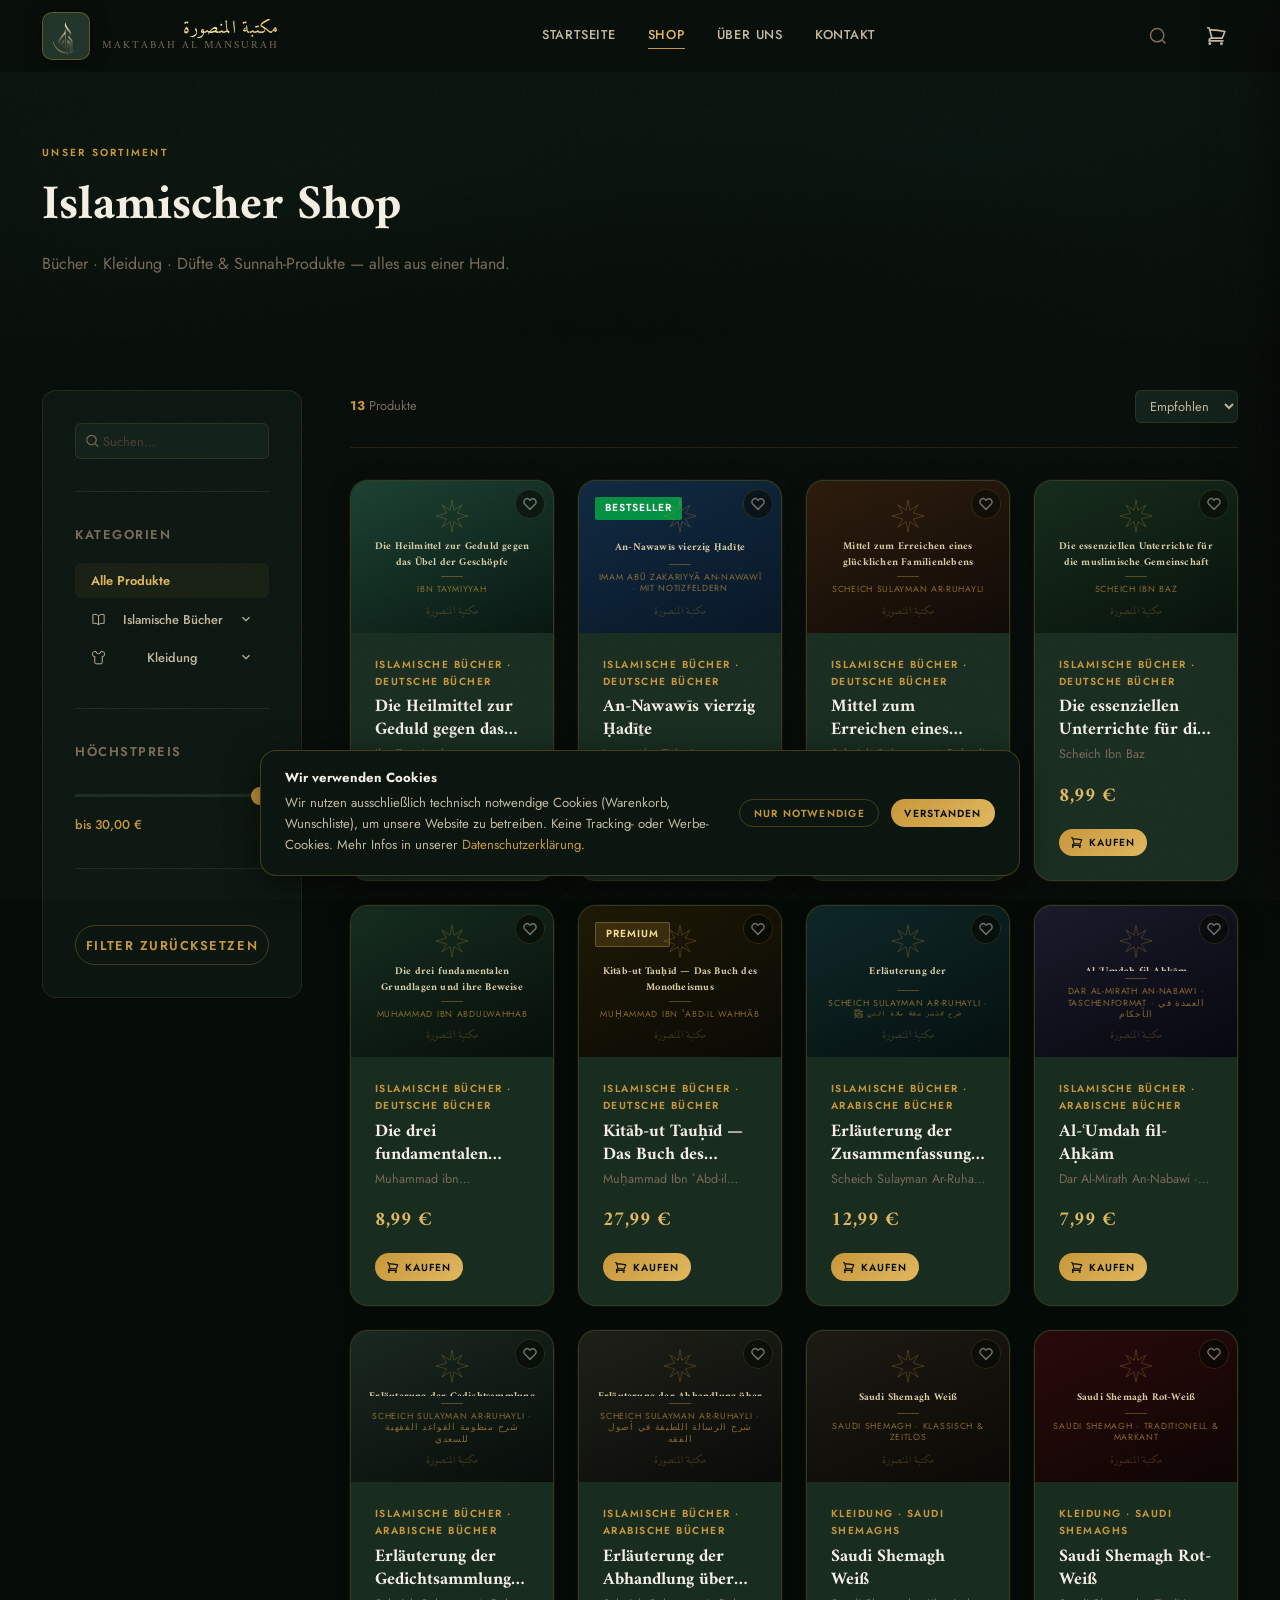
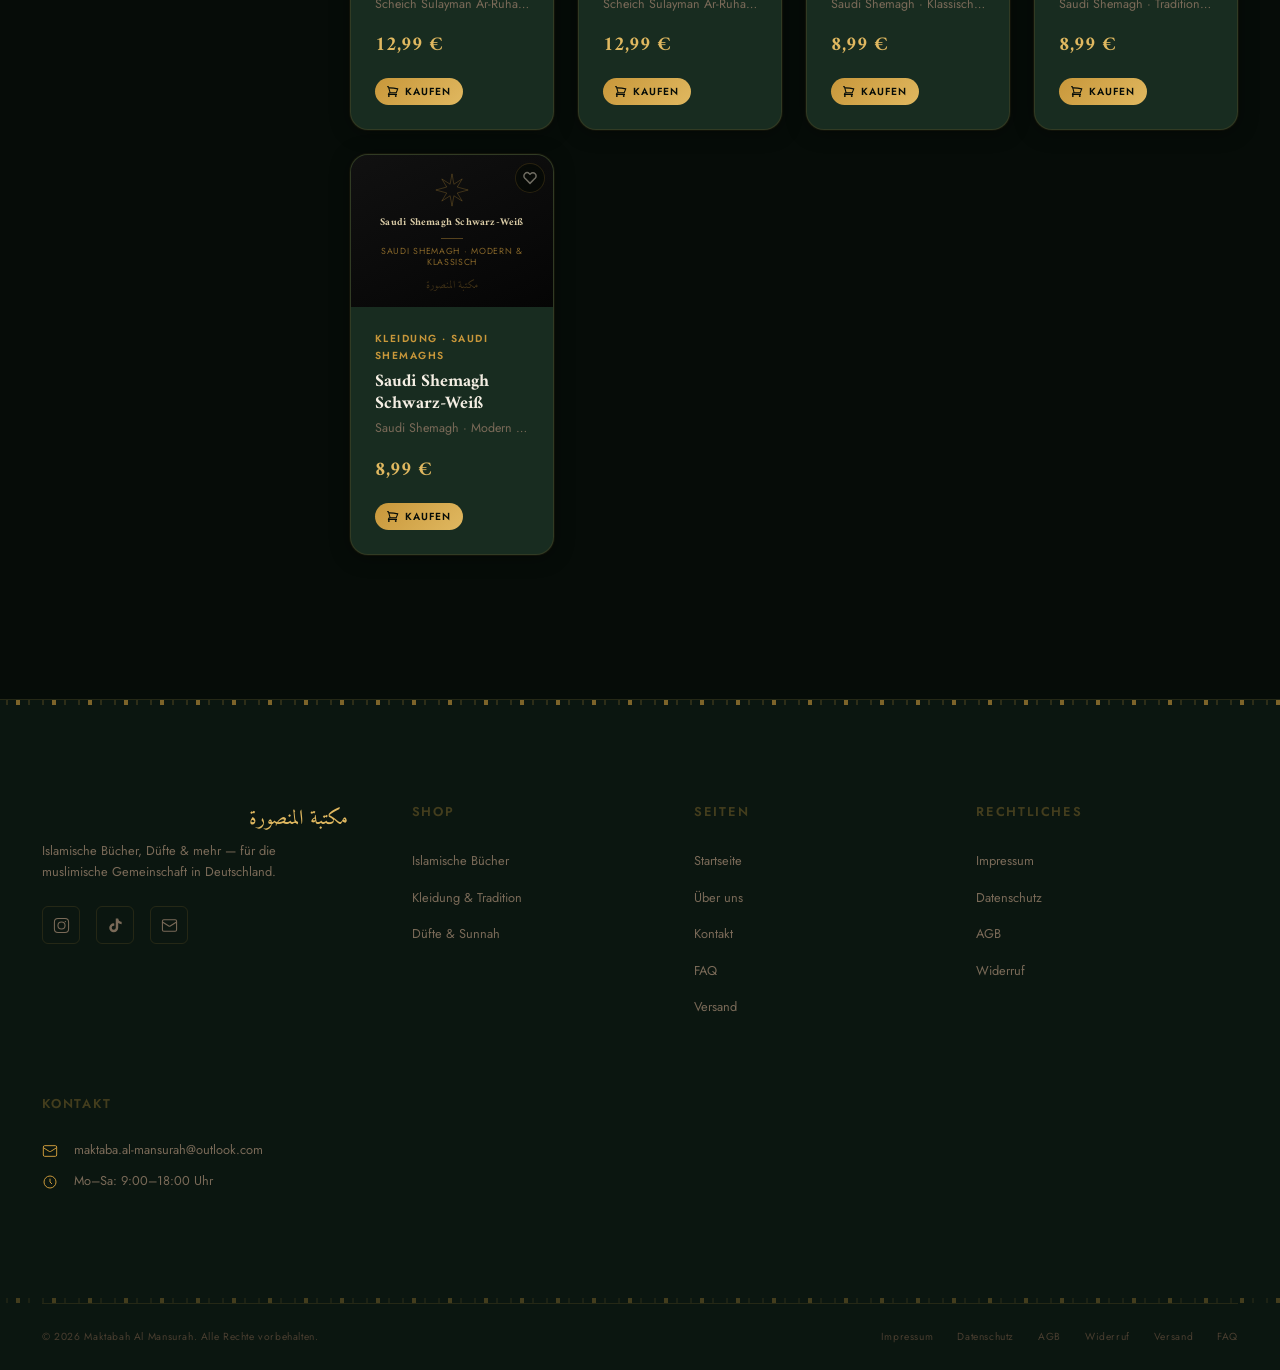
<file: shop.html>
<!DOCTYPE html>
<html lang="de">
<head>
  <meta charset="UTF-8">
  <meta name="viewport" content="width=device-width, initial-scale=1.0">
  <meta name="description" content="Islamische Bücher, Düfte, Kleidung & Sunnah-Produkte — der vollständige Katalog von Maktabah Al Mansurah.">
  <title>Shop — Maktabah Al Mansurah</title>
  <link rel="icon" type="image/svg+xml" href="data:image/svg+xml,<svg xmlns='http://www.w3.org/2000/svg' viewBox='0 0 32 32'><rect width='32' height='32' fill='%230B0F14'/><polygon points='16,3 17.6,11.4 24.5,7.5 20.6,14.4 29,16 20.6,17.6 24.5,24.5 17.6,20.6 16,29 14.4,20.6 7.5,24.5 11.4,17.6 3,16 11.4,14.4 7.5,7.5 14.4,11.4' fill='none' stroke='%23C8973A' stroke-width='0.8'/></svg>">
  <link rel="stylesheet" href="assets/css/base.css">
  <link rel="stylesheet" href="assets/css/animations.css">
  <link rel="stylesheet" href="assets/css/patterns.css">
  <link rel="stylesheet" href="assets/css/layout.css">
  <link rel="stylesheet" href="assets/css/components.css">
</head>
<body>

<div id="scrollProgress" aria-hidden="true"></div>

<!-- HEADER -->
<header class="site-header" id="siteHeader" role="banner">
  <div class="header-inner">
    <a href="index.html" class="brand" aria-label="Maktabah Al Mansurah – Startseite">
      <span class="brand-logo-wrap">
        <img src="MAM.logo.png" alt="" class="brand-logo" aria-hidden="true">
      </span>
      <span class="brand-text">
        <span class="brand-arabic brand-shimmer">مكتبة المنصورة</span>
        <span class="brand-latin">Maktabah Al Mansurah</span>
      </span>
    </a>
    <nav class="nav-primary" role="navigation" aria-label="Hauptnavigation">
      <a href="index.html">Startseite</a>
      <a href="shop.html" aria-current="page">Shop</a>
      <a href="about.html">Über uns</a>
      <a href="contact.html">Kontakt</a>
    </nav>
    <div class="header-actions">
      <button class="cart-trigger" id="cartTrigger" aria-label="Warenkorb öffnen">
        <svg viewBox="0 0 24 24" fill="none" stroke="currentColor" stroke-width="1.8" aria-hidden="true">
          <path d="M2.25 3h1.386c.51 0 .955.343 1.087.835l.383 1.437M7.5 14.25a3 3 0 0 0-3 3h15.75m-12.75-3h11.218c1.121-2.3 2.1-4.684 2.924-7.138a60.114 60.114 0 0 0-16.536-1.84M7.5 14.25 5.106 5.272M6 20.25a.75.75 0 1 1-1.5 0 .75.75 0 0 1 1.5 0Zm12.75 0a.75.75 0 1 1-1.5 0 .75.75 0 0 1 1.5 0Z"/>
        </svg>
        <span class="cart-badge hidden" id="cartBadge" aria-live="polite">0</span>
      </button>
      <button class="nav-toggle" id="navToggle" aria-label="Menü öffnen" aria-expanded="false" aria-controls="mobileNav">
        <span></span><span></span><span></span>
      </button>
    </div>
  </div>
</header>

<!-- MOBILE NAV -->
<div class="mobile-nav-overlay" id="menuOverlay" aria-hidden="true"></div>
<nav class="mobile-nav" id="mobileNav" aria-label="Mobile Navigation" aria-hidden="true">
  <div class="mobile-nav__header">
    <a href="index.html" class="brand"><span class="brand-arabic" style="font-size:1rem;color:var(--clr-gold-light);">مكتبة المنصورة</span></a>
    <button class="mobile-nav__close" id="mobileNavClose" aria-label="Menü schließen">
      <svg viewBox="0 0 24 24" fill="none" stroke="currentColor" stroke-width="2"><path d="M6 18 18 6M6 6l12 12"/></svg>
    </button>
  </div>
  <div class="mobile-nav__links">
    <a href="index.html">Startseite</a>
    <a href="shop.html">Shop</a>
    <a href="about.html">Über uns</a>
    <a href="contact.html">Kontakt</a>
  </div>
  <div class="mobile-nav__footer"><p class="mobile-nav__arabic">بِسْمِ اللَّهِ الرَّحْمَنِ الرَّحِيمِ</p></div>
</nav>

<!-- CART DRAWER -->
<div class="cart-overlay" id="cartOverlay" aria-hidden="true"></div>
<aside class="cart-drawer" id="cartDrawer" aria-label="Warenkorb" aria-hidden="true">
  <div class="cart-drawer__header">
    <h2 class="cart-drawer__title">Warenkorb</h2>
    <button class="cart-drawer__close" id="cartClose" aria-label="Warenkorb schließen">
      <svg viewBox="0 0 24 24" fill="none" stroke="currentColor" stroke-width="2"><path d="M6 18 18 6M6 6l12 12"/></svg>
    </button>
  </div>
  <div class="cart-drawer__items"></div>
  <div class="cart-drawer__footer">
    <div class="cart-drawer__subtotal">
      <span>Zwischensumme</span>
      <strong class="cart-drawer__total-amount">0,00 €</strong>
    </div>
    <a href="checkout.html" class="btn btn-primary btn-full">Zur Kasse</a>
    <p class="cart-drawer__note">Versandkosten werden an der Kasse berechnet.</p>
  </div>
</aside>

<!-- PAGE HERO -->
<main id="main-content">
<div class="page-hero" aria-label="Shop" style="min-height:30vh;">
  <div class="page-hero__bg" aria-hidden="true"></div>
  <svg style="position:absolute;inset:0;width:100%;height:100%;opacity:0.035;pointer-events:none;" aria-hidden="true" xmlns="http://www.w3.org/2000/svg">
    <defs>
      <pattern id="shop-pattern" x="0" y="0" width="80" height="80" patternUnits="userSpaceOnUse">
        <polygon points="40,5 45.7,25.3 60.5,15.5 51.7,33.5 74,40 51.7,46.5 60.5,64.5 45.7,54.7 40,75 34.3,54.7 19.5,64.5 28.3,46.5 6,40 28.3,33.5 19.5,15.5 34.3,25.3"
          fill="none" stroke="#C8973A" stroke-width="0.6"/>
      </pattern>
    </defs>
    <rect width="100%" height="100%" fill="url(#shop-pattern)"/>
  </svg>
  <div class="page-hero-overlay" aria-hidden="true"></div>
  <div class="book-leaves" aria-hidden="true">
    <span class="book-leaf" style="left:6%;bottom:-20px;animation:leaf-up 10s ease-in-out infinite;animation-delay:0s;width:16px;height:22px;"></span>
    <span class="book-leaf" style="left:25%;bottom:-20px;animation:leaf-up 13s ease-in-out infinite;animation-delay:3s;width:12px;height:18px;"></span>
    <span class="book-leaf" style="left:65%;bottom:-20px;animation:leaf-up 9s ease-in-out infinite;animation-delay:1.5s;width:18px;height:26px;"></span>
    <span class="book-leaf" style="left:85%;bottom:-20px;animation:leaf-up 11s ease-in-out infinite;animation-delay:5s;width:14px;height:20px;"></span>
    <span class="book-leaf" style="left:3%;top:35%;animation:leaf-from-left 11s ease-in-out infinite;animation-delay:2s;width:16px;height:24px;"></span>
    <span class="book-leaf" style="left:5%;top:65%;animation:leaf-from-left 9.5s ease-in-out infinite;animation-delay:6s;width:14px;height:20px;"></span>
    <span class="book-leaf" style="left:90%;top:45%;animation:leaf-from-right 10s ease-in-out infinite;animation-delay:1s;width:18px;height:26px;"></span>
    <span class="book-leaf" style="left:88%;top:70%;animation:leaf-from-right 12s ease-in-out infinite;animation-delay:4s;width:14px;height:20px;"></span>
  </div>
  <div class="container page-hero__content">
    <span class="eyebrow">Unser Sortiment</span>
    <h1>Islamischer Shop</h1>
    <p style="color:var(--clr-text-muted);margin-top:var(--sp-2);max-width:480px;">Bücher · Kleidung · Düfte & Sunnah-Produkte — alles aus einer Hand.</p>
  </div>
</div>

<!-- SHOP -->
<section class="section section--sm">
  <div class="container">

    <!-- Sidebar overlay (mobile) -->
    <div class="sidebar-overlay" id="sidebarOverlay" aria-hidden="true"></div>

    <div class="shop-layout">

      <!-- ── Desktop Sidebar ── -->
      <aside class="shop-sidebar" id="shopSidebar" aria-label="Produktfilter">

        <div class="filter-section">
          <div class="shop-search-wrap">
            <svg viewBox="0 0 24 24" fill="none" stroke="currentColor" stroke-width="2" aria-hidden="true">
              <path d="M21 21l-5.197-5.197m0 0A7.5 7.5 0 1 0 5.196 5.196a7.5 7.5 0 0 0 10.607 10.607Z"/>
            </svg>
            <input class="shop-search-input" type="search" id="shopSearch" placeholder="Suchen…" autocomplete="off" aria-label="Produkte suchen">
          </div>
        </div>

        <div class="filter-section">
          <p class="filter-title">Kategorien</p>
          <div class="cat-accordion" id="catAccordion">
            <!-- Rendered by shop.js -->
          </div>
        </div>

        <div class="filter-section">
          <p class="filter-title">Höchstpreis</p>
          <input type="range" class="range-slider" id="priceRange" min="5" max="30" value="30" step="1" aria-label="Höchstpreis">
          <p class="price-display" id="priceDisplay">bis 30,00 €</p>
        </div>

        <button class="btn btn-ghost btn-full" id="resetFilters" style="margin-top:var(--sp-3);">Filter zurücksetzen</button>

      </aside>

      <!-- ── Main Content ── -->
      <div>

        <!-- Mobile Category Navigation -->
        <div class="mob-cat-nav" id="mobCatNav" aria-label="Kategorien">
          <div class="mob-cat-scroll" id="mobCatScroll" role="tablist">
            <!-- Rendered by shop.js -->
          </div>
          <div class="mob-subcat-wrap" id="mobSubcatWrap" style="display:none;">
            <div class="mob-subcat-scroll" id="mobSubcatScroll" role="tablist">
              <!-- Rendered by shop.js -->
            </div>
          </div>
        </div>

        <!-- Toolbar -->
        <div class="shop-toolbar">
          <p class="shop-count" id="productCount"><strong>10</strong> Produkte</p>
          <div style="display:flex;gap:var(--sp-2);align-items:center;flex-wrap:wrap;">
            <button class="filter-toggle-btn" id="filterToggleBtn" aria-label="Filter öffnen">
              <svg width="16" height="16" viewBox="0 0 24 24" fill="none" stroke="currentColor" stroke-width="2"><path d="M3 6h18M7 12h10m-6 6h2"/></svg>
              Filter
            </button>
            <select class="sort-select" id="sortSelect" aria-label="Sortierung">
              <option value="default">Empfohlen</option>
              <option value="price-asc">Preis ↑</option>
              <option value="price-desc">Preis ↓</option>
              <option value="name-asc">Name A–Z</option>
            </select>
          </div>
        </div>

        <!-- Product Grid -->
        <div class="products-grid" id="productsGrid">
          <!-- Rendered by shop.js -->
        </div>

      </div>
    </div>
  </div>
</section>

</main>

<!-- FOOTER -->
<footer class="site-footer" role="contentinfo">
  <div class="footer-geo-band"></div>
  <div class="container">
    <div class="footer-main">
      <div class="footer-brand">
        <p class="footer-brand__name">مكتبة المنصورة</p>
        <p class="footer-brand__tagline">Islamische Bücher, Düfte &amp; mehr — für die muslimische Gemeinschaft in Deutschland.</p>
        <div class="footer-social">
          <a href="https://instagram.com/al_mansurah.de" target="_blank" rel="noopener noreferrer" aria-label="Instagram"><svg viewBox="0 0 24 24" fill="none" stroke="currentColor" stroke-width="1.5"><rect x="2" y="2" width="20" height="20" rx="5"/><circle cx="12" cy="12" r="5"/><circle cx="17.5" cy="6.5" r="1" fill="currentColor" stroke="none"/></svg></a>
          <a href="https://tiktok.com/@al.mansurah.de" target="_blank" rel="noopener noreferrer" aria-label="TikTok"><svg viewBox="0 0 24 24" fill="currentColor"><path d="M19.59 6.69a4.83 4.83 0 01-3.77-4.25V2h-3.45v13.67a2.89 2.89 0 01-2.88 2.5 2.89 2.89 0 01-2.89-2.89 2.89 2.89 0 012.89-2.89c.28 0 .54.04.79.1V9.01a6.33 6.33 0 00-.79-.05 6.34 6.34 0 00-6.34 6.34 6.34 6.34 0 006.34 6.34 6.34 6.34 0 006.33-6.34V8.56a8.28 8.28 0 004.84 1.54V6.64a4.85 4.85 0 01-1.07.05z"/></svg></a>
          <a href="mailto:maktaba.al-mansurah@outlook.com" aria-label="E-Mail"><svg viewBox="0 0 24 24" fill="none" stroke="currentColor" stroke-width="1.5"><rect x="2" y="4" width="20" height="16" rx="2"/><path d="m22 7-8.97 5.7a1.94 1.94 0 0 1-2.06 0L2 7"/></svg></a>
        </div>
      </div>
      <div><p class="footer-col-title">Shop</p><ul class="footer-nav-list"><li><a href="shop.html?cat=buecher">Islamische Bücher</a></li><li><a href="shop.html?cat=kleidung">Kleidung &amp; Tradition</a></li><li><a href="shop.html?cat=duefte">Düfte &amp; Sunnah</a></li></ul></div>
      <div><p class="footer-col-title">Seiten</p><ul class="footer-nav-list"><li><a href="index.html">Startseite</a></li><li><a href="about.html">Über uns</a></li><li><a href="contact.html">Kontakt</a></li><li><a href="faq.html">FAQ</a></li><li><a href="versand.html">Versand</a></li></ul></div>
      <div><p class="footer-col-title">Rechtliches</p><ul class="footer-nav-list"><li><a href="impressum.html">Impressum</a></li><li><a href="datenschutz.html">Datenschutz</a></li><li><a href="agb.html">AGB</a></li><li><a href="widerruf.html">Widerruf</a></li></ul></div>
      <div><p class="footer-col-title">Kontakt</p><div class="footer-contact-item"><svg viewBox="0 0 24 24" fill="none" stroke="currentColor" stroke-width="1.5"><rect x="2" y="4" width="20" height="16" rx="2"/><path d="m22 7-8.97 5.7a1.94 1.94 0 0 1-2.06 0L2 7"/></svg><span><a href="mailto:maktaba.al-mansurah@outlook.com">maktaba.al-mansurah@outlook.com</a></span></div><div class="footer-contact-item"><svg viewBox="0 0 24 24" fill="none" stroke="currentColor" stroke-width="1.5"><path d="M12 21a9 9 0 1 0 0-18 9 9 0 0 0 0 18Z"/><path d="M12 7v5l3 3"/></svg><span>Mo–Sa: 9:00–18:00 Uhr</span></div></div>
    </div>
  </div>
  <div class="footer-geo-band" style="opacity:0.3;"></div>
  <div class="container">
    <div class="footer-legal">
      <p>© 2026 Maktabah Al Mansurah. Alle Rechte vorbehalten.</p>
      <div class="footer-legal-links"><a href="impressum.html">Impressum</a><a href="datenschutz.html">Datenschutz</a><a href="agb.html">AGB</a><a href="widerruf.html">Widerruf</a><a href="versand.html">Versand</a><a href="faq.html">FAQ</a></div>
    </div>
  </div>
</footer>

<script src="assets/js/animations.js"></script>
<script src="assets/js/shop.js"></script>
<script src="assets/js/cart.js"></script>
<script src="assets/js/main.js"></script>
</body>
</html>
</file>
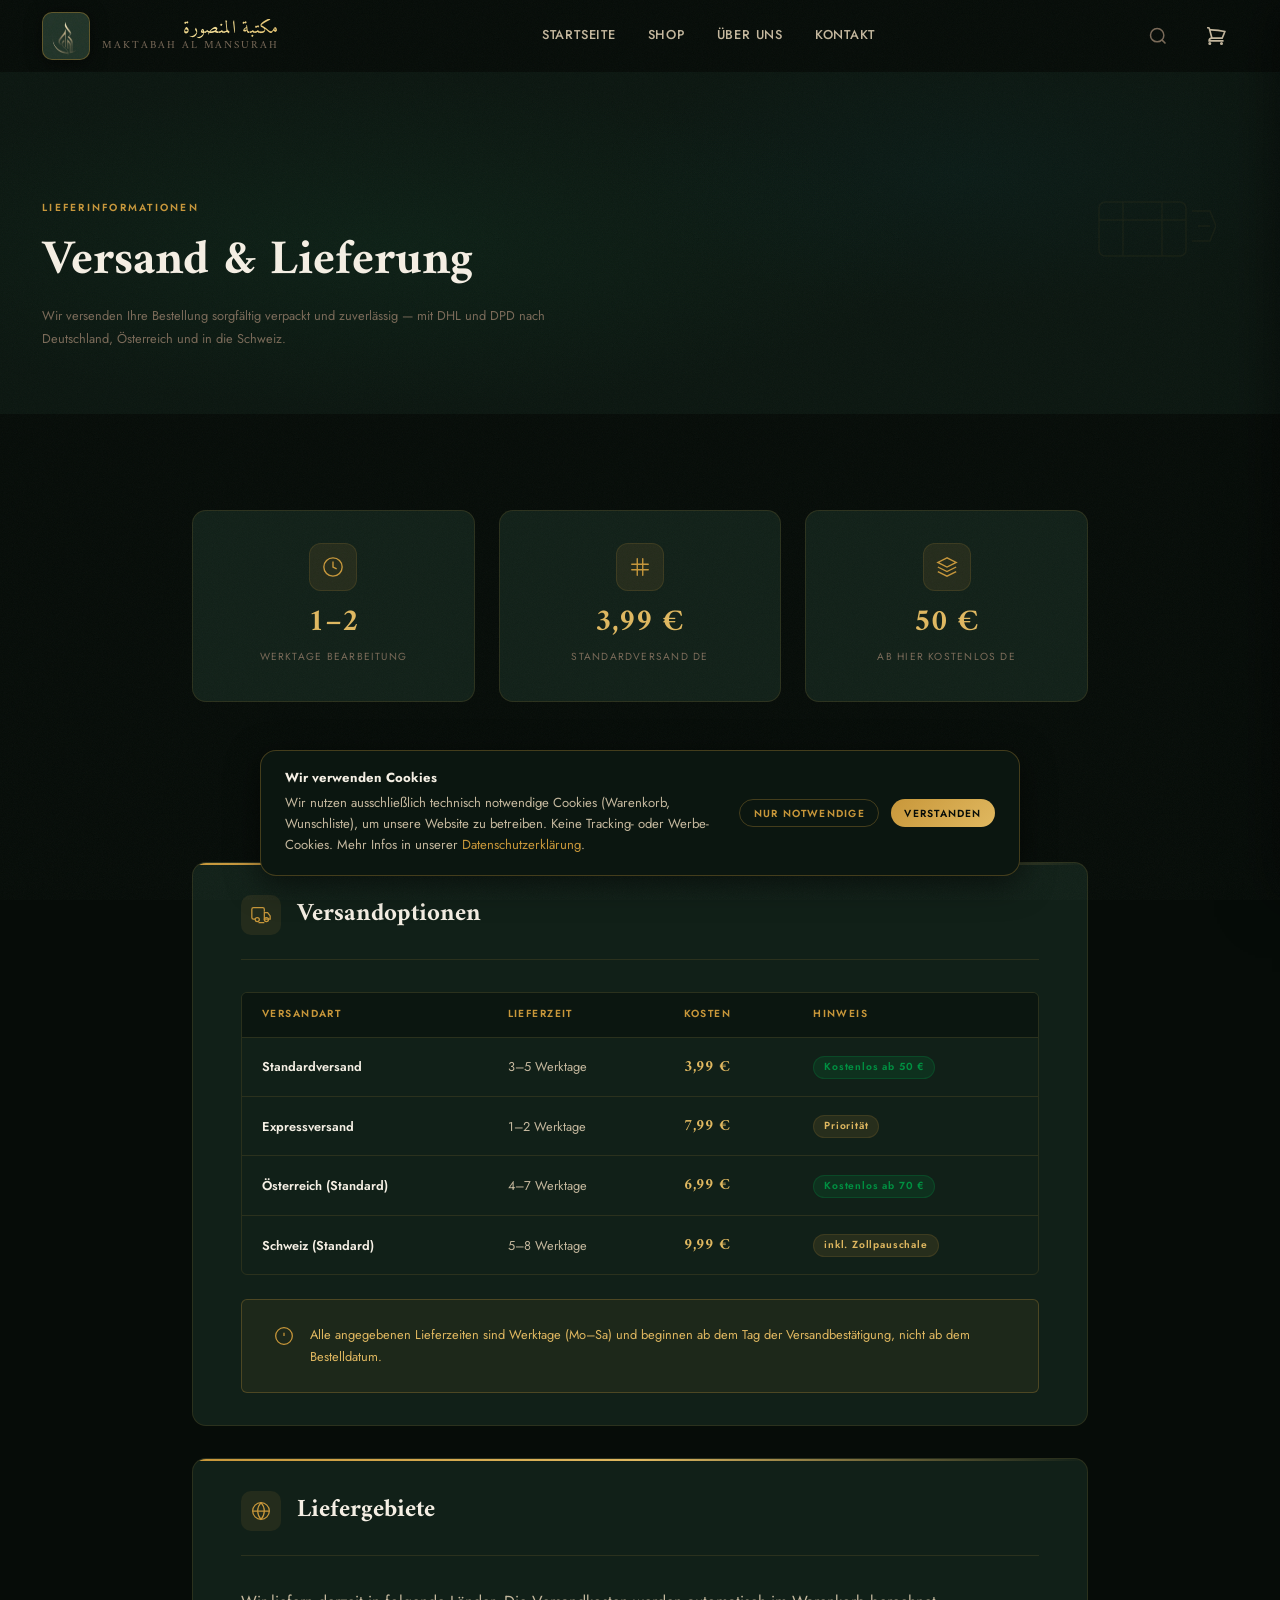
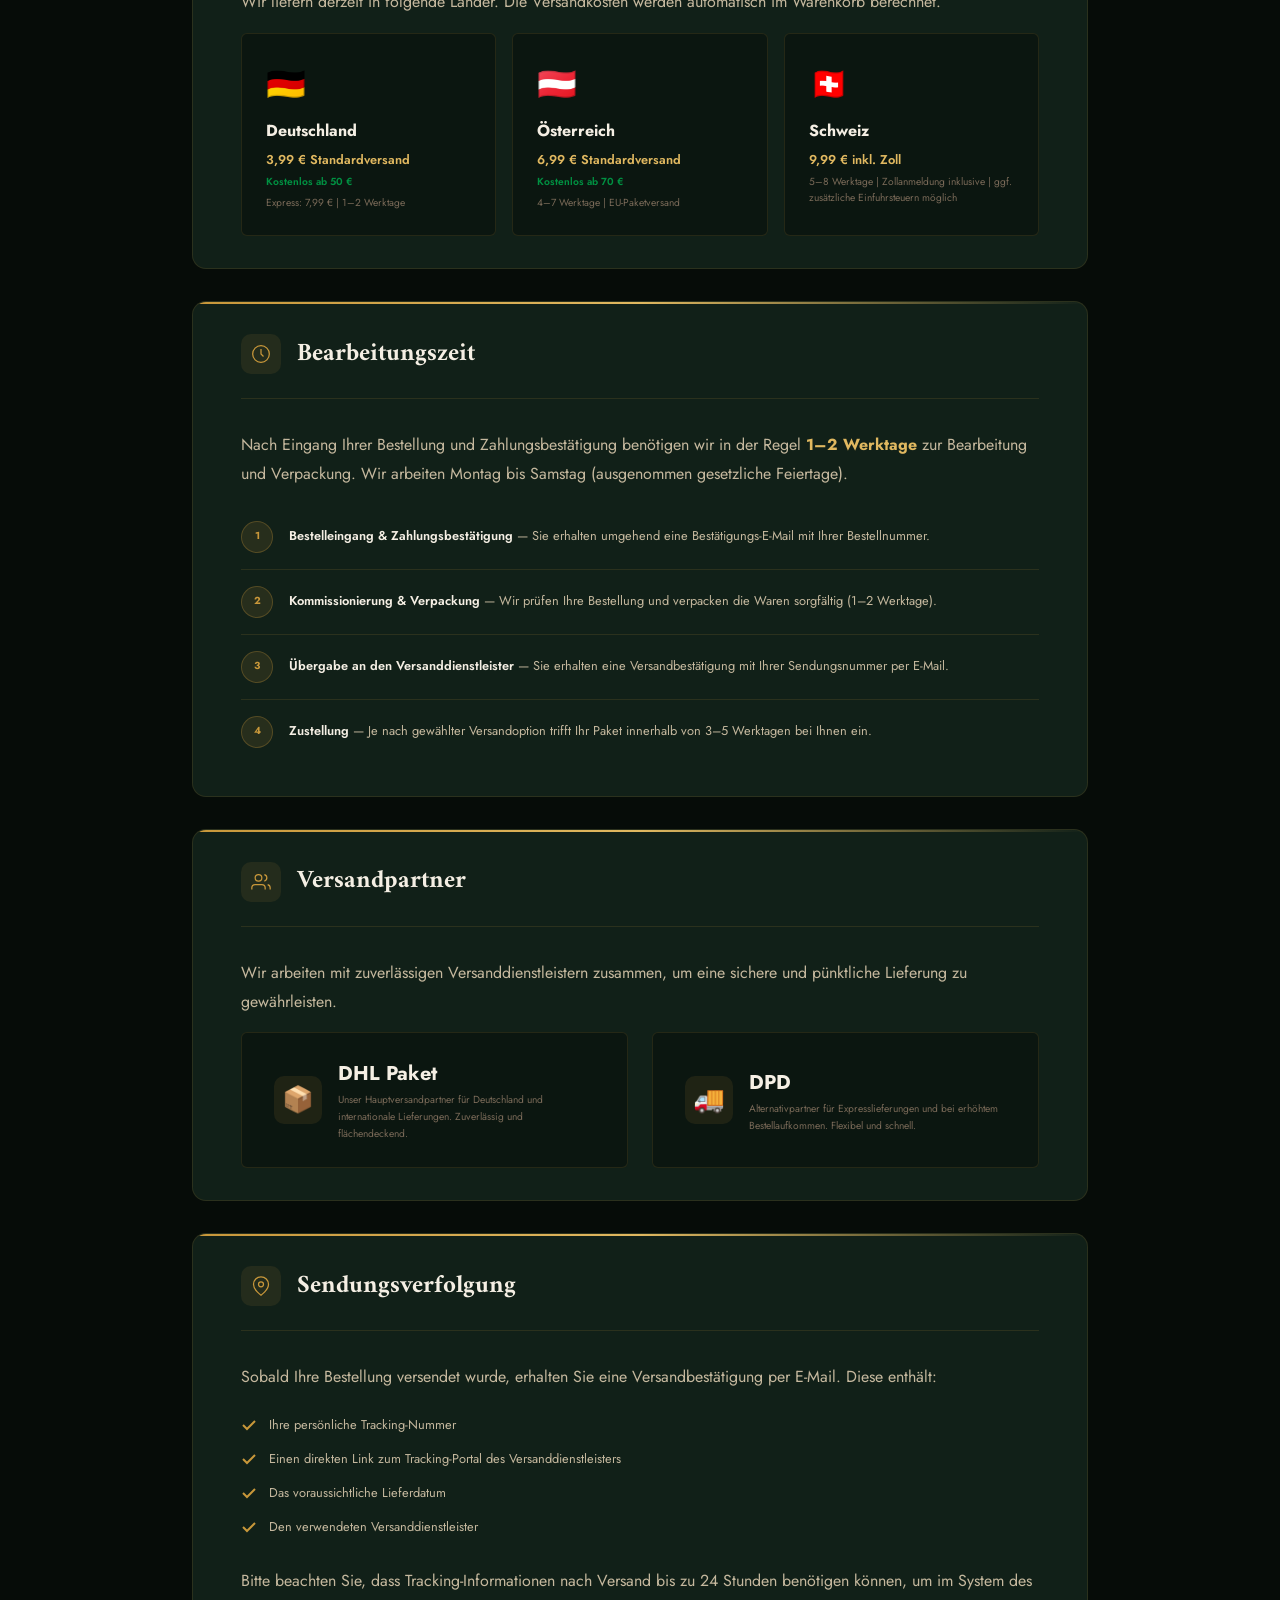
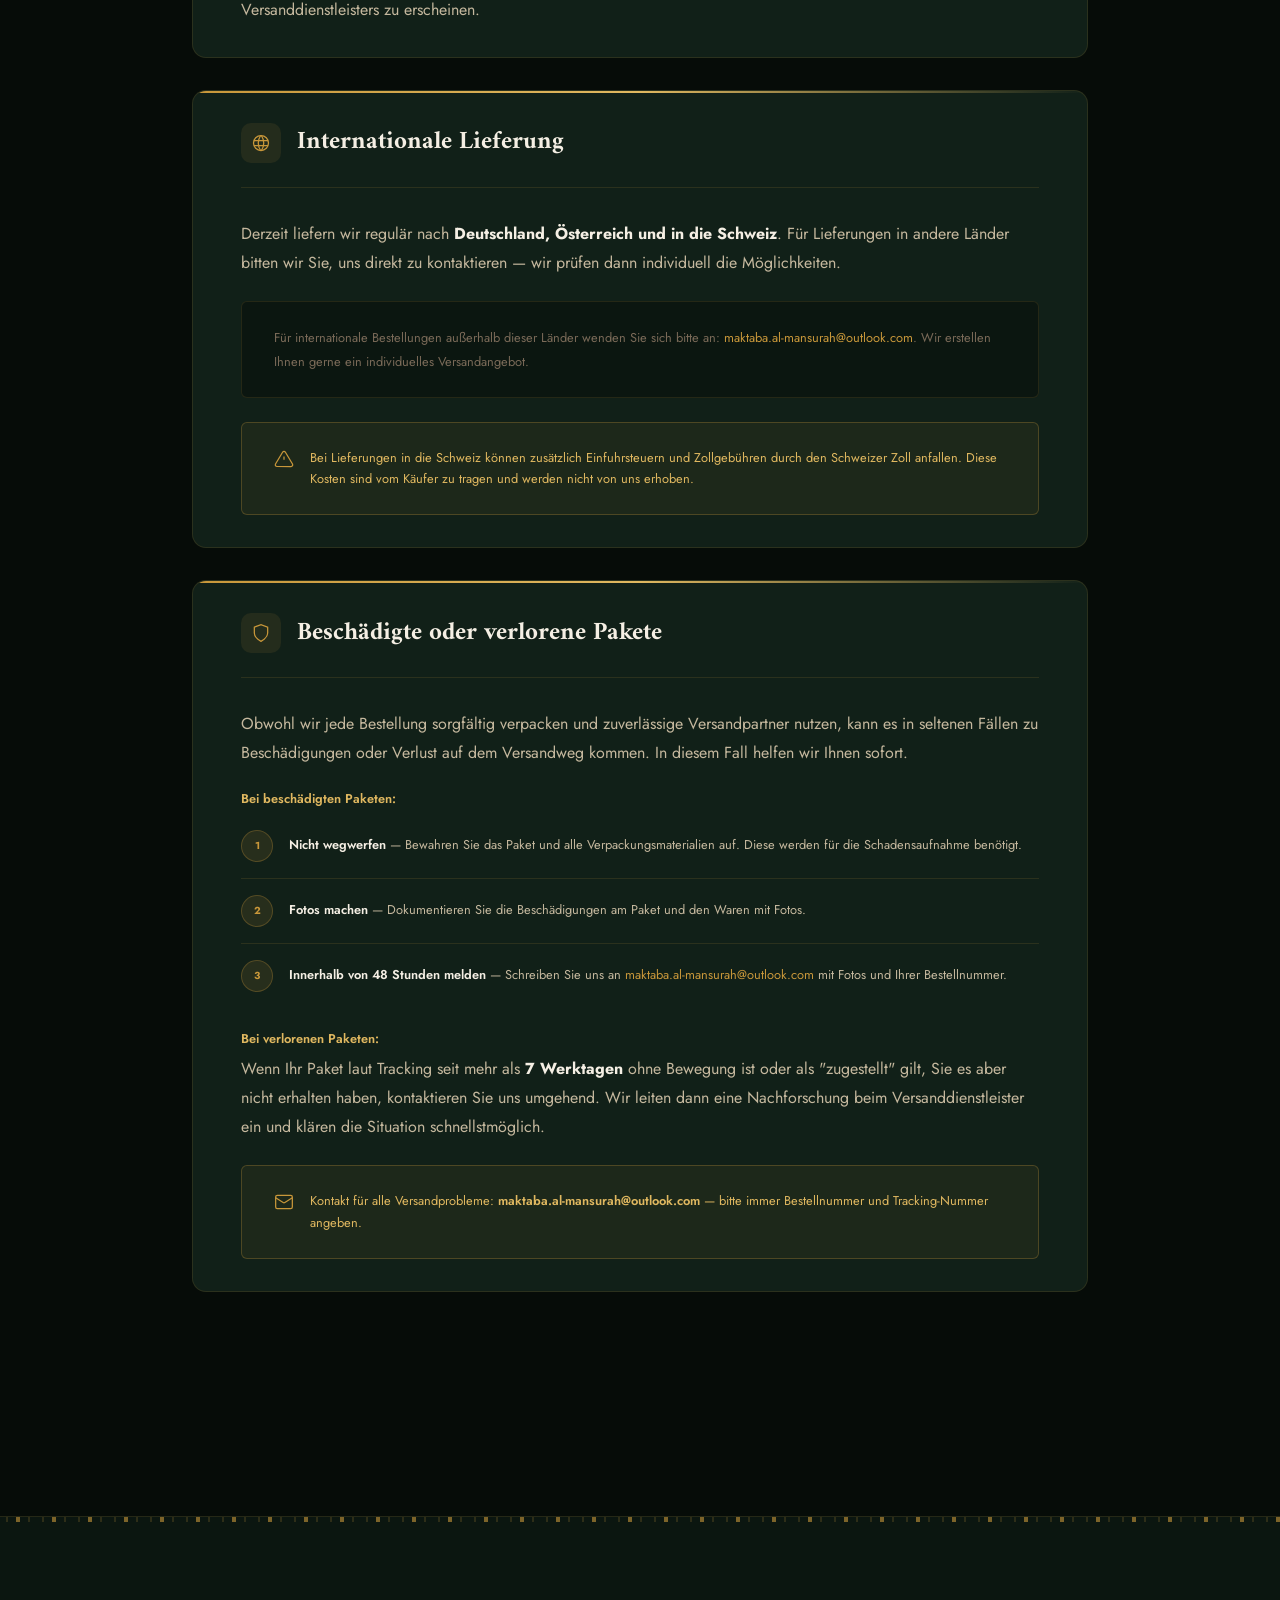
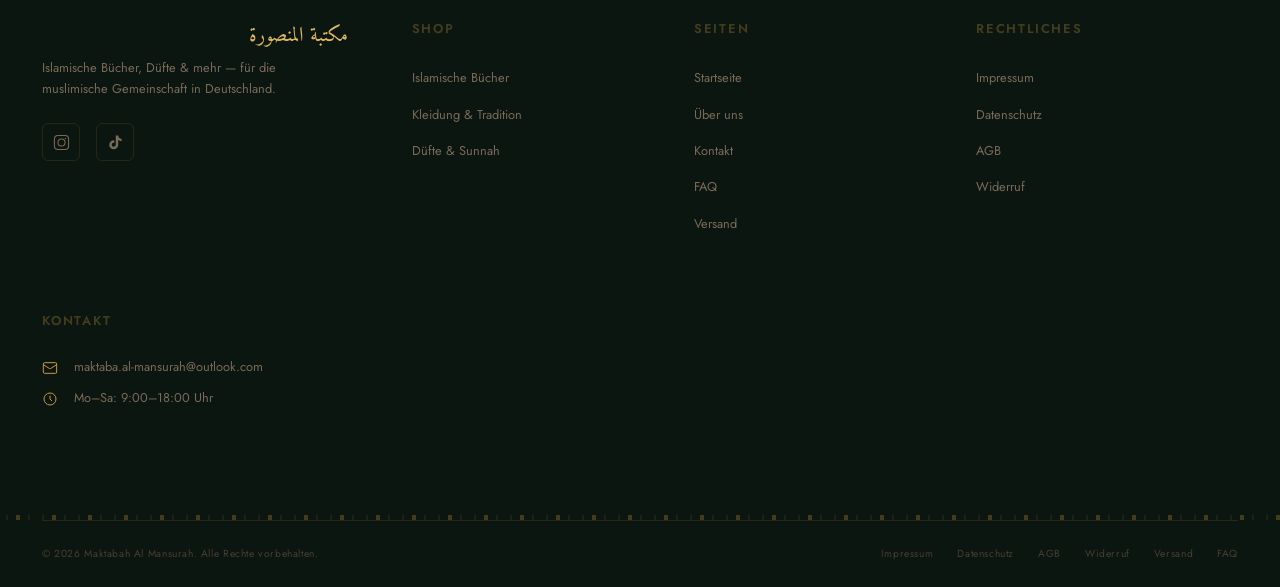
<file: versand.html>
<!DOCTYPE html>
<html lang="de">
<head>
  <meta charset="UTF-8">
  <meta name="viewport" content="width=device-width, initial-scale=1.0">
  <meta name="description" content="Versandinformationen für Maktabah Al Mansurah — Lieferzeiten, Versandkosten, Liefergebiete und Sendungsverfolgung für Ihren islamischen Online-Shop.">
  <title>Versand & Lieferung — Maktabah Al Mansurah</title>
  <link rel="icon" type="image/svg+xml" href="data:image/svg+xml,<svg xmlns='http://www.w3.org/2000/svg' viewBox='0 0 32 32'><rect width='32' height='32' fill='%230D1A0F'/><polygon points='16,3 17.6,11.4 24.5,7.5 20.6,14.4 29,16 20.6,17.6 24.5,24.5 17.6,20.6 16,29 14.4,20.6 7.5,24.5 11.4,17.6 3,16 11.4,14.4 7.5,7.5 14.4,11.4' fill='none' stroke='%23C8973A' stroke-width='0.8'/></svg>">
  <link rel="stylesheet" href="assets/css/base.css">
  <link rel="stylesheet" href="assets/css/animations.css">
  <link rel="stylesheet" href="assets/css/patterns.css">
  <link rel="stylesheet" href="assets/css/layout.css">
  <link rel="stylesheet" href="assets/css/components.css">
  <style>
    /* ── Versand page styles ── */
    .versand-section {
      padding-block: var(--sp-7);
    }
    .versand-content {
      max-width: 960px;
      margin-inline: auto;
    }

    /* ── Info Cards ── */
    .info-cards-grid {
      display: grid;
      grid-template-columns: repeat(3, 1fr);
      gap: var(--sp-3);
      margin-bottom: var(--sp-6);
    }
    @media (max-width: 720px) {
      .info-cards-grid { grid-template-columns: 1fr; }
    }
    @media (max-width: 960px) and (min-width: 721px) {
      .info-cards-grid { grid-template-columns: repeat(3, 1fr); }
    }

    .stat-card {
      background: var(--clr-ink-light);
      border: 1px solid var(--border-subtle);
      border-radius: var(--radius-lg);
      padding: var(--sp-4) var(--sp-3);
      text-align: center;
      position: relative;
      overflow: hidden;
      transition: border-color var(--dur-mid) var(--ease-out),
                  transform var(--dur-mid) var(--ease-out),
                  box-shadow var(--dur-mid) var(--ease-out);
    }
    .stat-card::after {
      content: '';
      position: absolute;
      bottom: 0; left: 0; right: 0;
      height: 2px;
      background: linear-gradient(90deg, transparent, var(--clr-gold), transparent);
      opacity: 0;
      transition: opacity var(--dur-mid) ease;
    }
    .stat-card:hover {
      border-color: var(--border-mid);
      transform: translateY(-3px);
      box-shadow: var(--shadow-glow);
    }
    .stat-card:hover::after { opacity: 1; }
    .stat-card__icon {
      width: 48px;
      height: 48px;
      border-radius: 12px;
      background: rgba(200, 151, 58, 0.10);
      border: 1px solid var(--border-subtle);
      display: flex;
      align-items: center;
      justify-content: center;
      margin: 0 auto var(--sp-2);
      color: var(--clr-gold);
    }
    .stat-card__value {
      font-family: var(--font-display);
      font-size: var(--text-xl);
      font-weight: 700;
      color: var(--clr-gold-light);
      display: block;
      line-height: 1;
      margin-bottom: 4px;
    }
    .stat-card__label {
      font-size: var(--text-xs);
      letter-spacing: 0.12em;
      text-transform: uppercase;
      color: var(--clr-text-muted);
    }

    /* ── Section Blocks ── */
    .versand-block {
      background: var(--clr-ink-light);
      border: 1px solid var(--border-subtle);
      border-radius: var(--radius-lg);
      padding: var(--sp-4) var(--sp-5);
      margin-bottom: var(--sp-4);
      position: relative;
      overflow: hidden;
    }
    .versand-block::before {
      content: '';
      position: absolute;
      top: 0; left: 0;
      width: 100%;
      height: 2px;
      background: linear-gradient(90deg, var(--clr-gold), var(--clr-gold-light), transparent);
    }
    .versand-block__header {
      display: flex;
      align-items: center;
      gap: var(--sp-2);
      margin-bottom: var(--sp-4);
      padding-bottom: var(--sp-3);
      border-bottom: 1px solid var(--border-subtle);
    }
    .versand-block__icon {
      width: 40px;
      height: 40px;
      border-radius: 10px;
      background: rgba(200, 151, 58, 0.10);
      display: flex;
      align-items: center;
      justify-content: center;
      color: var(--clr-gold);
      flex-shrink: 0;
    }
    .versand-block h2 {
      font-size: var(--text-lg);
      color: var(--clr-text-primary);
      margin: 0;
    }
    .versand-block p {
      color: var(--clr-text-mid);
      line-height: 1.8;
      margin-bottom: var(--sp-2);
    }
    .versand-block p:last-child { margin-bottom: 0; }

    /* ── Versand Options Table ── */
    .versand-table-wrap {
      overflow-x: auto;
      border-radius: var(--radius-md);
      border: 1px solid var(--border-subtle);
    }
    .versand-table {
      width: 100%;
      border-collapse: collapse;
      font-size: var(--text-sm);
    }
    .versand-table thead tr {
      background: var(--clr-ink-mid);
    }
    .versand-table th {
      padding: 0.85rem 1.25rem;
      text-align: left;
      font-size: var(--text-xs);
      font-weight: 600;
      letter-spacing: 0.14em;
      text-transform: uppercase;
      color: var(--clr-gold);
      white-space: nowrap;
    }
    .versand-table td {
      padding: 1rem 1.25rem;
      color: var(--clr-text-mid);
      border-top: 1px solid var(--border-subtle);
      vertical-align: middle;
    }
    .versand-table tbody tr {
      transition: background var(--dur-fast) ease;
    }
    .versand-table tbody tr:hover {
      background: rgba(200, 151, 58, 0.04);
    }
    .versand-table td:first-child {
      font-weight: 600;
      color: var(--clr-text-primary);
    }
    .versand-table .price-cell {
      color: var(--clr-gold-light);
      font-weight: 700;
      font-family: var(--font-display);
      font-size: var(--text-base);
    }
    .badge {
      display: inline-block;
      padding: 2px 10px;
      border-radius: 20px;
      font-size: var(--text-xs);
      font-weight: 600;
      letter-spacing: 0.08em;
    }
    .badge--green {
      background: rgba(0, 145, 66, 0.15);
      color: var(--clr-emerald-glow);
      border: 1px solid rgba(0, 145, 66, 0.25);
    }
    .badge--gold {
      background: rgba(200, 151, 58, 0.12);
      color: var(--clr-gold-light);
      border: 1px solid var(--border-subtle);
    }

    /* ── Country Grid ── */
    .country-grid {
      display: grid;
      grid-template-columns: repeat(3, 1fr);
      gap: var(--sp-2);
    }
    @media (max-width: 640px) {
      .country-grid { grid-template-columns: 1fr; }
    }
    .country-card {
      background: var(--clr-ink-mid);
      border: 1px solid var(--border-subtle);
      border-radius: var(--radius-md);
      padding: var(--sp-3);
      transition: border-color var(--dur-mid) ease, box-shadow var(--dur-mid) ease;
    }
    .country-card:hover {
      border-color: var(--border-mid);
      box-shadow: 0 4px 20px rgba(0,0,0,0.3);
    }
    .country-card__flag {
      font-size: 2rem;
      margin-bottom: var(--sp-1);
      display: block;
    }
    .country-card__name {
      font-weight: 700;
      color: var(--clr-text-primary);
      font-size: var(--text-base);
      margin-bottom: 4px;
    }
    .country-card__cost {
      color: var(--clr-gold-light);
      font-size: var(--text-sm);
      font-weight: 600;
    }
    .country-card__note {
      font-size: var(--text-xs);
      color: var(--clr-text-muted);
      margin-top: 4px;
      line-height: 1.6;
    }
    .country-card__free {
      color: var(--clr-emerald-glow);
      font-size: var(--text-xs);
      font-weight: 600;
      margin-top: 4px;
    }

    /* ── Partner Logos ── */
    .partner-grid {
      display: grid;
      grid-template-columns: repeat(2, 1fr);
      gap: var(--sp-3);
    }
    .partner-card {
      background: var(--clr-ink-mid);
      border: 1px solid var(--border-subtle);
      border-radius: var(--radius-md);
      padding: var(--sp-3) var(--sp-4);
      display: flex;
      align-items: center;
      gap: var(--sp-2);
      transition: border-color var(--dur-mid) ease;
    }
    .partner-card:hover { border-color: var(--border-mid); }
    .partner-card__logo {
      width: 48px;
      height: 48px;
      border-radius: 10px;
      background: rgba(200, 151, 58, 0.10);
      display: flex;
      align-items: center;
      justify-content: center;
      font-size: 1.6rem;
      flex-shrink: 0;
    }
    .partner-card__name {
      font-size: var(--text-md);
      font-weight: 700;
      color: var(--clr-text-primary);
    }
    .partner-card__desc {
      font-size: var(--text-xs);
      color: var(--clr-text-muted);
      margin-top: 2px;
    }

    /* ── Step List ── */
    .step-list {
      counter-reset: steps;
    }
    .step-item {
      display: flex;
      gap: var(--sp-2);
      align-items: flex-start;
      padding: var(--sp-2) 0;
      border-bottom: 1px solid var(--border-subtle);
    }
    .step-item:last-child { border-bottom: none; }
    .step-item__num {
      counter-increment: steps;
      width: 32px;
      height: 32px;
      border-radius: 50%;
      background: rgba(200, 151, 58, 0.12);
      border: 1px solid var(--border-mid);
      display: flex;
      align-items: center;
      justify-content: center;
      font-size: var(--text-xs);
      font-weight: 700;
      color: var(--clr-gold);
      flex-shrink: 0;
    }
    .step-item__text {
      color: var(--clr-text-mid);
      font-size: var(--text-sm);
      line-height: 1.7;
      padding-top: 4px;
    }
    .step-item__text strong {
      color: var(--clr-text-primary);
      font-weight: 600;
    }

    /* ── Alert box ── */
    .alert-box {
      display: flex;
      gap: var(--sp-2);
      align-items: flex-start;
      background: rgba(200, 151, 58, 0.07);
      border: 1px solid var(--border-mid);
      border-radius: var(--radius-md);
      padding: var(--sp-3) var(--sp-4);
      margin-top: var(--sp-3);
    }
    .alert-box__icon {
      color: var(--clr-gold);
      flex-shrink: 0;
      margin-top: 2px;
    }
    .alert-box p {
      color: var(--clr-gold-light) !important;
      font-size: var(--text-sm);
      margin: 0 !important;
      line-height: 1.7;
    }

    /* ── Intl section ── */
    .intl-note {
      background: var(--clr-ink-mid);
      border: 1px solid var(--border-subtle);
      border-radius: var(--radius-md);
      padding: var(--sp-3) var(--sp-4);
      margin-top: var(--sp-3);
    }
    .intl-note p {
      font-size: var(--text-sm);
      color: var(--clr-text-muted);
      margin: 0;
    }

    /* Page hero ornament */
    .page-hero__ornament {
      position: absolute;
      top: 50%;
      right: var(--sp-6);
      transform: translateY(-50%);
      font-size: 5rem;
      opacity: 0.06;
      pointer-events: none;
      user-select: none;
      color: var(--clr-gold);
    }
    @media (max-width: 640px) {
      .page-hero__ornament { display: none; }
      .versand-block { padding: var(--sp-3); }
    }
  </style>
</head>
<body>

<div id="scrollProgress" aria-hidden="true"></div>
<header class="site-header" id="siteHeader" role="banner">
  <div class="header-inner">
    <a href="index.html" class="brand" aria-label="Maktabah Al Mansurah – Startseite">
      <span class="brand-logo-wrap"><img src="MAM.logo.png" alt="" class="brand-logo" aria-hidden="true"></span>
      <span class="brand-text">
        <span class="brand-arabic brand-shimmer">مكتبة المنصورة</span>
        <span class="brand-latin">Maktabah Al Mansurah</span>
      </span>
    </a>
    <nav class="nav-primary" role="navigation"><a href="index.html">Startseite</a><a href="shop.html">Shop</a><a href="about.html">Über uns</a><a href="contact.html">Kontakt</a></nav>
    <div class="header-actions">
      <button class="cart-trigger" id="cartTrigger" aria-label="Warenkorb öffnen"><svg viewBox="0 0 24 24" fill="none" stroke="currentColor" stroke-width="1.8"><path d="M2.25 3h1.386c.51 0 .955.343 1.087.835l.383 1.437M7.5 14.25a3 3 0 0 0-3 3h15.75m-12.75-3h11.218c1.121-2.3 2.1-4.684 2.924-7.138a60.114 60.114 0 0 0-16.536-1.84M7.5 14.25 5.106 5.272M6 20.25a.75.75 0 1 1-1.5 0 .75.75 0 0 1 1.5 0Zm12.75 0a.75.75 0 1 1-1.5 0 .75.75 0 0 1 1.5 0Z"/></svg><span class="cart-badge hidden" id="cartBadge">0</span></button>
      <button class="nav-toggle" id="navToggle" aria-label="Menü öffnen" aria-expanded="false"><span></span><span></span><span></span></button>
    </div>
  </div>
</header>
<div class="mobile-nav-overlay" id="menuOverlay" aria-hidden="true"></div>
<nav class="mobile-nav" id="mobileNav" aria-hidden="true">
  <div class="mobile-nav__header"><a href="index.html" class="brand"><span class="brand-arabic" style="font-size:1rem;color:var(--clr-gold-light);">مكتبة المنصورة</span></a><button class="mobile-nav__close" id="mobileNavClose"><svg viewBox="0 0 24 24" fill="none" stroke="currentColor" stroke-width="2"><path d="M6 18 18 6M6 6l12 12"/></svg></button></div>
  <div class="mobile-nav__links"><a href="index.html">Startseite</a><a href="shop.html">Shop</a><a href="about.html">Über uns</a><a href="contact.html">Kontakt</a></div>
  <div class="mobile-nav__footer"><p class="mobile-nav__arabic">بِسْمِ اللَّهِ الرَّحْمَنِ الرَّحِيمِ</p></div>
</nav>
<div class="cart-overlay" id="cartOverlay" aria-hidden="true"></div>
<aside class="cart-drawer" id="cartDrawer" aria-hidden="true">
  <div class="cart-drawer__header"><h2 class="cart-drawer__title">Warenkorb</h2><button class="cart-drawer__close" id="cartClose"><svg viewBox="0 0 24 24" fill="none" stroke="currentColor" stroke-width="2"><path d="M6 18 18 6M6 6l12 12"/></svg></button></div>
  <div class="cart-drawer__items"></div>
  <div class="cart-drawer__footer"><div class="cart-drawer__subtotal"><span>Zwischensumme</span><strong class="cart-drawer__total-amount">0,00 €</strong></div><a href="checkout.html" class="btn btn-primary btn-full">Zur Kasse</a><p class="cart-drawer__note">Versandkosten werden an der Kasse berechnet.</p></div>
</aside>

<main id="main-content">

  <!-- Page Hero -->
  <section class="page-hero" aria-labelledby="page-hero-title">
    <div class="page-hero__bg"></div>
    <div class="page-hero__ornament" aria-hidden="true">
      <svg viewBox="0 0 80 60" fill="none" stroke="currentColor" stroke-width="1" width="120" height="90"><rect x="2" y="14" width="58" height="36" rx="4"/><path d="M2 26h58M18 14v36M44 14v36"/><path d="M64 20h12l4 10-4 10H64M68 30h8"/></svg>
    </div>
    <div class="container page-hero__content">
      <span class="eyebrow">Lieferinformationen</span>
      <h1 id="page-hero-title">Versand &amp; Lieferung</h1>
      <p style="color:var(--clr-text-muted);margin-top:var(--sp-2);max-width:560px;font-size:var(--text-sm);">
        Wir versenden Ihre Bestellung sorgfältig verpackt und zuverlässig — mit DHL und DPD nach Deutschland, Österreich und in die Schweiz.
      </p>
    </div>
  </section>

  <!-- Quick Stats -->
  <section class="versand-section" style="padding-bottom:0;">
    <div class="container versand-content">
      <div class="info-cards-grid">
        <div class="stat-card">
          <div class="stat-card__icon">
            <svg viewBox="0 0 24 24" fill="none" stroke="currentColor" stroke-width="1.5" width="22" height="22"><circle cx="12" cy="12" r="10"/><path d="M12 6v6l4 2"/></svg>
          </div>
          <span class="stat-card__value">1–2</span>
          <span class="stat-card__label">Werktage Bearbeitung</span>
        </div>
        <div class="stat-card">
          <div class="stat-card__icon">
            <svg viewBox="0 0 24 24" fill="none" stroke="currentColor" stroke-width="1.5" width="22" height="22"><path d="M3 9h18M3 15h18M9 3v18M15 3v18" stroke-linecap="round"/></svg>
          </div>
          <span class="stat-card__value">3,99 €</span>
          <span class="stat-card__label">Standardversand DE</span>
        </div>
        <div class="stat-card">
          <div class="stat-card__icon">
            <svg viewBox="0 0 24 24" fill="none" stroke="currentColor" stroke-width="1.5" width="22" height="22"><path d="M12 2L2 7l10 5 10-5-10-5zM2 17l10 5 10-5M2 12l10 5 10-5"/></svg>
          </div>
          <span class="stat-card__value">50 €</span>
          <span class="stat-card__label">Ab hier kostenlos DE</span>
        </div>
      </div>
    </div>
  </section>

  <!-- Versand Content -->
  <section class="versand-section">
    <div class="container versand-content">

      <!-- 1. Versandoptionen -->
      <div class="versand-block">
        <div class="versand-block__header">
          <div class="versand-block__icon">
            <svg viewBox="0 0 24 24" fill="none" stroke="currentColor" stroke-width="1.5" width="20" height="20"><path d="M5 17H3a2 2 0 0 1-2-2V5a2 2 0 0 1 2-2h11a2 2 0 0 1 2 2v3M9 21H16M12 21H16M16 9h4l3 4v4h-7V9z"/><circle cx="7.5" cy="17.5" r="2.5"/><circle cx="18.5" cy="17.5" r="2.5"/></svg>
          </div>
          <h2>Versandoptionen</h2>
        </div>

        <div class="versand-table-wrap">
          <table class="versand-table" aria-label="Versandoptionen und Preise">
            <thead>
              <tr>
                <th scope="col">Versandart</th>
                <th scope="col">Lieferzeit</th>
                <th scope="col">Kosten</th>
                <th scope="col">Hinweis</th>
              </tr>
            </thead>
            <tbody>
              <tr>
                <td>Standardversand</td>
                <td>3–5 Werktage</td>
                <td class="price-cell">3,99 €</td>
                <td><span class="badge badge--green">Kostenlos ab 50 €</span></td>
              </tr>
              <tr>
                <td>Expressversand</td>
                <td>1–2 Werktage</td>
                <td class="price-cell">7,99 €</td>
                <td><span class="badge badge--gold">Priorität</span></td>
              </tr>
              <tr>
                <td>Österreich (Standard)</td>
                <td>4–7 Werktage</td>
                <td class="price-cell">6,99 €</td>
                <td><span class="badge badge--green">Kostenlos ab 70 €</span></td>
              </tr>
              <tr>
                <td>Schweiz (Standard)</td>
                <td>5–8 Werktage</td>
                <td class="price-cell">9,99 €</td>
                <td><span class="badge badge--gold">inkl. Zollpauschale</span></td>
              </tr>
            </tbody>
          </table>
        </div>

        <div class="alert-box">
          <div class="alert-box__icon">
            <svg viewBox="0 0 24 24" fill="none" stroke="currentColor" stroke-width="1.5" width="20" height="20"><circle cx="12" cy="12" r="10"/><path d="M12 8v4M12 16h.01"/></svg>
          </div>
          <p>Alle angegebenen Lieferzeiten sind Werktage (Mo–Sa) und beginnen ab dem Tag der Versandbestätigung, nicht ab dem Bestelldatum.</p>
        </div>
      </div>

      <!-- 2. Liefergebiete -->
      <div class="versand-block">
        <div class="versand-block__header">
          <div class="versand-block__icon">
            <svg viewBox="0 0 24 24" fill="none" stroke="currentColor" stroke-width="1.5" width="20" height="20"><circle cx="12" cy="12" r="10"/><path d="M2 12h20M12 2a15.3 15.3 0 0 1 4 10 15.3 15.3 0 0 1-4 10 15.3 15.3 0 0 1-4-10 15.3 15.3 0 0 1 4-10z"/></svg>
          </div>
          <h2>Liefergebiete</h2>
        </div>

        <p>Wir liefern derzeit in folgende Länder. Die Versandkosten werden automatisch im Warenkorb berechnet.</p>

        <div class="country-grid">
          <div class="country-card">
            <span class="country-card__flag">🇩🇪</span>
            <div class="country-card__name">Deutschland</div>
            <div class="country-card__cost">3,99 € Standardversand</div>
            <div class="country-card__free">Kostenlos ab 50 €</div>
            <div class="country-card__note">Express: 7,99 € | 1–2 Werktage</div>
          </div>
          <div class="country-card">
            <span class="country-card__flag">🇦🇹</span>
            <div class="country-card__name">Österreich</div>
            <div class="country-card__cost">6,99 € Standardversand</div>
            <div class="country-card__free">Kostenlos ab 70 €</div>
            <div class="country-card__note">4–7 Werktage | EU-Paketversand</div>
          </div>
          <div class="country-card">
            <span class="country-card__flag">🇨🇭</span>
            <div class="country-card__name">Schweiz</div>
            <div class="country-card__cost">9,99 € inkl. Zoll</div>
            <div class="country-card__note">5–8 Werktage | Zollanmeldung inklusive | ggf. zusätzliche Einfuhrsteuern möglich</div>
          </div>
        </div>
      </div>

      <!-- 3. Bearbeitungszeit -->
      <div class="versand-block">
        <div class="versand-block__header">
          <div class="versand-block__icon">
            <svg viewBox="0 0 24 24" fill="none" stroke="currentColor" stroke-width="1.5" width="20" height="20"><circle cx="12" cy="12" r="10"/><path d="M12 6v6l3 3"/></svg>
          </div>
          <h2>Bearbeitungszeit</h2>
        </div>

        <p>Nach Eingang Ihrer Bestellung und Zahlungsbestätigung benötigen wir in der Regel <strong style="color:var(--clr-gold-light);">1–2 Werktage</strong> zur Bearbeitung und Verpackung. Wir arbeiten Montag bis Samstag (ausgenommen gesetzliche Feiertage).</p>

        <div class="step-list" role="list">
          <div class="step-item" role="listitem">
            <div class="step-item__num">1</div>
            <div class="step-item__text"><strong>Bestelleingang & Zahlungsbestätigung</strong> — Sie erhalten umgehend eine Bestätigungs-E-Mail mit Ihrer Bestellnummer.</div>
          </div>
          <div class="step-item" role="listitem">
            <div class="step-item__num">2</div>
            <div class="step-item__text"><strong>Kommissionierung & Verpackung</strong> — Wir prüfen Ihre Bestellung und verpacken die Waren sorgfältig (1–2 Werktage).</div>
          </div>
          <div class="step-item" role="listitem">
            <div class="step-item__num">3</div>
            <div class="step-item__text"><strong>Übergabe an den Versanddienstleister</strong> — Sie erhalten eine Versandbestätigung mit Ihrer Sendungsnummer per E-Mail.</div>
          </div>
          <div class="step-item" role="listitem">
            <div class="step-item__num">4</div>
            <div class="step-item__text"><strong>Zustellung</strong> — Je nach gewählter Versandoption trifft Ihr Paket innerhalb von 3–5 Werktagen bei Ihnen ein.</div>
          </div>
        </div>
      </div>

      <!-- 4. Versandpartner -->
      <div class="versand-block">
        <div class="versand-block__header">
          <div class="versand-block__icon">
            <svg viewBox="0 0 24 24" fill="none" stroke="currentColor" stroke-width="1.5" width="20" height="20"><path d="M17 21v-2a4 4 0 0 0-4-4H5a4 4 0 0 0-4 4v2"/><circle cx="9" cy="7" r="4"/><path d="M23 21v-2a4 4 0 0 0-3-3.87M16 3.13a4 4 0 0 1 0 7.75"/></svg>
          </div>
          <h2>Versandpartner</h2>
        </div>

        <p>Wir arbeiten mit zuverlässigen Versanddienstleistern zusammen, um eine sichere und pünktliche Lieferung zu gewährleisten.</p>

        <div class="partner-grid">
          <div class="partner-card">
            <div class="partner-card__logo">📦</div>
            <div>
              <div class="partner-card__name">DHL Paket</div>
              <div class="partner-card__desc">Unser Hauptversandpartner für Deutschland und internationale Lieferungen. Zuverlässig und flächendeckend.</div>
            </div>
          </div>
          <div class="partner-card">
            <div class="partner-card__logo">🚚</div>
            <div>
              <div class="partner-card__name">DPD</div>
              <div class="partner-card__desc">Alternativpartner für Expresslieferungen und bei erhöhtem Bestellaufkommen. Flexibel und schnell.</div>
            </div>
          </div>
        </div>
      </div>

      <!-- 5. Sendungsverfolgung -->
      <div class="versand-block">
        <div class="versand-block__header">
          <div class="versand-block__icon">
            <svg viewBox="0 0 24 24" fill="none" stroke="currentColor" stroke-width="1.5" width="20" height="20"><path d="M21 10c0 7-9 13-9 13s-9-6-9-13a9 9 0 0 1 18 0z"/><circle cx="12" cy="10" r="3"/></svg>
          </div>
          <h2>Sendungsverfolgung</h2>
        </div>

        <p>Sobald Ihre Bestellung versendet wurde, erhalten Sie eine Versandbestätigung per E-Mail. Diese enthält:</p>

        <ul style="list-style:none;padding:0;margin-bottom:var(--sp-3);">
          <li style="display:flex;align-items:flex-start;gap:0.75rem;padding:0.4rem 0;color:var(--clr-text-mid);font-size:var(--text-sm);">
            <svg viewBox="0 0 16 16" fill="none" stroke="currentColor" stroke-width="2" width="16" height="16" style="color:var(--clr-gold);flex-shrink:0;margin-top:3px;"><path d="M2 8l4 4 8-8"/></svg>
            Ihre persönliche Tracking-Nummer
          </li>
          <li style="display:flex;align-items:flex-start;gap:0.75rem;padding:0.4rem 0;color:var(--clr-text-mid);font-size:var(--text-sm);">
            <svg viewBox="0 0 16 16" fill="none" stroke="currentColor" stroke-width="2" width="16" height="16" style="color:var(--clr-gold);flex-shrink:0;margin-top:3px;"><path d="M2 8l4 4 8-8"/></svg>
            Einen direkten Link zum Tracking-Portal des Versanddienstleisters
          </li>
          <li style="display:flex;align-items:flex-start;gap:0.75rem;padding:0.4rem 0;color:var(--clr-text-mid);font-size:var(--text-sm);">
            <svg viewBox="0 0 16 16" fill="none" stroke="currentColor" stroke-width="2" width="16" height="16" style="color:var(--clr-gold);flex-shrink:0;margin-top:3px;"><path d="M2 8l4 4 8-8"/></svg>
            Das voraussichtliche Lieferdatum
          </li>
          <li style="display:flex;align-items:flex-start;gap:0.75rem;padding:0.4rem 0;color:var(--clr-text-mid);font-size:var(--text-sm);">
            <svg viewBox="0 0 16 16" fill="none" stroke="currentColor" stroke-width="2" width="16" height="16" style="color:var(--clr-gold);flex-shrink:0;margin-top:3px;"><path d="M2 8l4 4 8-8"/></svg>
            Den verwendeten Versanddienstleister
          </li>
        </ul>

        <p>Bitte beachten Sie, dass Tracking-Informationen nach Versand bis zu 24 Stunden benötigen können, um im System des Versanddienstleisters zu erscheinen.</p>
      </div>

      <!-- 6. Internationale Lieferung -->
      <div class="versand-block">
        <div class="versand-block__header">
          <div class="versand-block__icon">
            <svg viewBox="0 0 24 24" fill="none" stroke="currentColor" stroke-width="1.5" width="20" height="20"><path d="M3 12a9 9 0 1 0 18 0 9 9 0 0 0-18 0"/><path d="M3.6 9h16.8M3.6 15h16.8M11.5 3a17 17 0 0 0 0 18M12.5 3a17 17 0 0 1 0 18"/></svg>
          </div>
          <h2>Internationale Lieferung</h2>
        </div>

        <p>Derzeit liefern wir regulär nach <strong style="color:var(--clr-text-primary);">Deutschland, Österreich und in die Schweiz</strong>. Für Lieferungen in andere Länder bitten wir Sie, uns direkt zu kontaktieren — wir prüfen dann individuell die Möglichkeiten.</p>

        <div class="intl-note">
          <p>Für internationale Bestellungen außerhalb dieser Länder wenden Sie sich bitte an: <a href="mailto:maktaba.al-mansurah@outlook.com" style="color:var(--clr-gold);">maktaba.al-mansurah@outlook.com</a>. Wir erstellen Ihnen gerne ein individuelles Versandangebot.</p>
        </div>

        <div class="alert-box">
          <div class="alert-box__icon">
            <svg viewBox="0 0 24 24" fill="none" stroke="currentColor" stroke-width="1.5" width="20" height="20"><path d="M10.29 3.86L1.82 18a2 2 0 0 0 1.71 3h16.94a2 2 0 0 0 1.71-3L13.71 3.86a2 2 0 0 0-3.42 0z"/><path d="M12 9v4M12 17h.01"/></svg>
          </div>
          <p>Bei Lieferungen in die Schweiz können zusätzlich Einfuhrsteuern und Zollgebühren durch den Schweizer Zoll anfallen. Diese Kosten sind vom Käufer zu tragen und werden nicht von uns erhoben.</p>
        </div>
      </div>

      <!-- 7. Beschädigte / Verlorene Pakete -->
      <div class="versand-block">
        <div class="versand-block__header">
          <div class="versand-block__icon">
            <svg viewBox="0 0 24 24" fill="none" stroke="currentColor" stroke-width="1.5" width="20" height="20"><path d="M12 22s8-4 8-10V5l-8-3-8 3v7c0 6 8 10 8 10z"/></svg>
          </div>
          <h2>Beschädigte oder verlorene Pakete</h2>
        </div>

        <p>Obwohl wir jede Bestellung sorgfältig verpacken und zuverlässige Versandpartner nutzen, kann es in seltenen Fällen zu Beschädigungen oder Verlust auf dem Versandweg kommen. In diesem Fall helfen wir Ihnen sofort.</p>

        <h3 style="font-size:var(--text-sm);font-family:var(--font-body);font-weight:600;color:var(--clr-gold-light);margin-top:var(--sp-3);margin-bottom:var(--sp-1);">Bei beschädigten Paketen:</h3>
        <div class="step-list" role="list">
          <div class="step-item" role="listitem">
            <div class="step-item__num">1</div>
            <div class="step-item__text"><strong>Nicht wegwerfen</strong> — Bewahren Sie das Paket und alle Verpackungsmaterialien auf. Diese werden für die Schadensaufnahme benötigt.</div>
          </div>
          <div class="step-item" role="listitem">
            <div class="step-item__num">2</div>
            <div class="step-item__text"><strong>Fotos machen</strong> — Dokumentieren Sie die Beschädigungen am Paket und den Waren mit Fotos.</div>
          </div>
          <div class="step-item" role="listitem">
            <div class="step-item__num">3</div>
            <div class="step-item__text"><strong>Innerhalb von 48 Stunden melden</strong> — Schreiben Sie uns an <a href="mailto:maktaba.al-mansurah@outlook.com" style="color:var(--clr-gold);">maktaba.al-mansurah@outlook.com</a> mit Fotos und Ihrer Bestellnummer.</div>
          </div>
        </div>

        <h3 style="font-size:var(--text-sm);font-family:var(--font-body);font-weight:600;color:var(--clr-gold-light);margin-top:var(--sp-3);margin-bottom:var(--sp-1);">Bei verlorenen Paketen:</h3>
        <p style="margin-top:0;">Wenn Ihr Paket laut Tracking seit mehr als <strong style="color:var(--clr-text-primary);">7 Werktagen</strong> ohne Bewegung ist oder als "zugestellt" gilt, Sie es aber nicht erhalten haben, kontaktieren Sie uns umgehend. Wir leiten dann eine Nachforschung beim Versanddienstleister ein und klären die Situation schnellstmöglich.</p>

        <div class="alert-box">
          <div class="alert-box__icon">
            <svg viewBox="0 0 24 24" fill="none" stroke="currentColor" stroke-width="1.5" width="20" height="20"><rect x="2" y="4" width="20" height="16" rx="2"/><path d="m22 7-8.97 5.7a1.94 1.94 0 0 1-2.06 0L2 7"/></svg>
          </div>
          <p>Kontakt für alle Versandprobleme: <a href="mailto:maktaba.al-mansurah@outlook.com" style="color:var(--clr-gold-light);font-weight:600;">maktaba.al-mansurah@outlook.com</a> — bitte immer Bestellnummer und Tracking-Nummer angeben.</p>
        </div>
      </div>

    </div><!-- /.versand-content -->
  </section>

</main>

<footer class="site-footer" role="contentinfo">
  <div class="footer-geo-band"></div>
  <div class="container">
    <div class="footer-main">
      <div class="footer-brand">
        <p class="footer-brand__name">مكتبة المنصورة</p>
        <p class="footer-brand__tagline">Islamische Bücher, Düfte & mehr — für die muslimische Gemeinschaft in Deutschland.</p>
        <div class="footer-social">
          <a href="https://instagram.com/al_mansurah.de" target="_blank" rel="noopener noreferrer" aria-label="Instagram"><svg viewBox="0 0 24 24" fill="none" stroke="currentColor" stroke-width="1.5"><rect x="2" y="2" width="20" height="20" rx="5"/><circle cx="12" cy="12" r="5"/><circle cx="17.5" cy="6.5" r="1" fill="currentColor" stroke="none"/></svg></a>
          <a href="https://tiktok.com/@al.mansurah.de" target="_blank" rel="noopener noreferrer" aria-label="TikTok"><svg viewBox="0 0 24 24" fill="currentColor"><path d="M19.59 6.69a4.83 4.83 0 01-3.77-4.25V2h-3.45v13.67a2.89 2.89 0 01-2.88 2.5 2.89 2.89 0 01-2.89-2.89 2.89 2.89 0 012.89-2.89c.28 0 .54.04.79.1V9.01a6.33 6.33 0 00-.79-.05 6.34 6.34 0 00-6.34 6.34 6.34 6.34 0 006.34 6.34 6.34 6.34 0 006.33-6.34V8.56a8.28 8.28 0 004.84 1.54V6.64a4.85 4.85 0 01-1.07.05z"/></svg></a>
        </div>
      </div>
      <div><p class="footer-col-title">Shop</p><ul class="footer-nav-list"><li><a href="shop.html?cat=buecher">Islamische Bücher</a></li><li><a href="shop.html?cat=kleidung">Kleidung & Tradition</a></li><li><a href="shop.html?cat=duefte">Düfte & Sunnah</a></li></ul></div>
      <div><p class="footer-col-title">Seiten</p><ul class="footer-nav-list"><li><a href="index.html">Startseite</a></li><li><a href="about.html">Über uns</a></li><li><a href="contact.html">Kontakt</a></li><li><a href="faq.html">FAQ</a></li><li><a href="versand.html">Versand</a></li></ul></div>
      <div><p class="footer-col-title">Rechtliches</p><ul class="footer-nav-list"><li><a href="impressum.html">Impressum</a></li><li><a href="datenschutz.html">Datenschutz</a></li><li><a href="agb.html">AGB</a></li><li><a href="widerruf.html">Widerruf</a></li></ul></div>
      <div><p class="footer-col-title">Kontakt</p><div class="footer-contact-item"><svg viewBox="0 0 24 24" fill="none" stroke="currentColor" stroke-width="1.5"><rect x="2" y="4" width="20" height="16" rx="2"/><path d="m22 7-8.97 5.7a1.94 1.94 0 0 1-2.06 0L2 7"/></svg><span><a href="mailto:maktaba.al-mansurah@outlook.com">maktaba.al-mansurah@outlook.com</a></span></div><div class="footer-contact-item"><svg viewBox="0 0 24 24" fill="none" stroke="currentColor" stroke-width="1.5"><path d="M12 21a9 9 0 1 0 0-18 9 9 0 0 0 0 18Z"/><path d="M12 7v5l3 3"/></svg><span>Mo–Sa: 9:00–18:00 Uhr</span></div></div>
    </div>
  </div>
  <div class="footer-geo-band" style="opacity:0.3;"></div>
  <div class="container"><div class="footer-legal"><p>© 2026 Maktabah Al Mansurah. Alle Rechte vorbehalten.</p><div class="footer-legal-links"><a href="impressum.html">Impressum</a><a href="datenschutz.html">Datenschutz</a><a href="agb.html">AGB</a><a href="widerruf.html">Widerruf</a><a href="versand.html">Versand</a><a href="faq.html">FAQ</a></div></div></div>
</footer>
<script src="assets/js/animations.js"></script>
<script src="assets/js/shop.js"></script>
<script src="assets/js/cart.js"></script>
<script src="assets/js/main.js"></script>
</body>
</html>
</file>
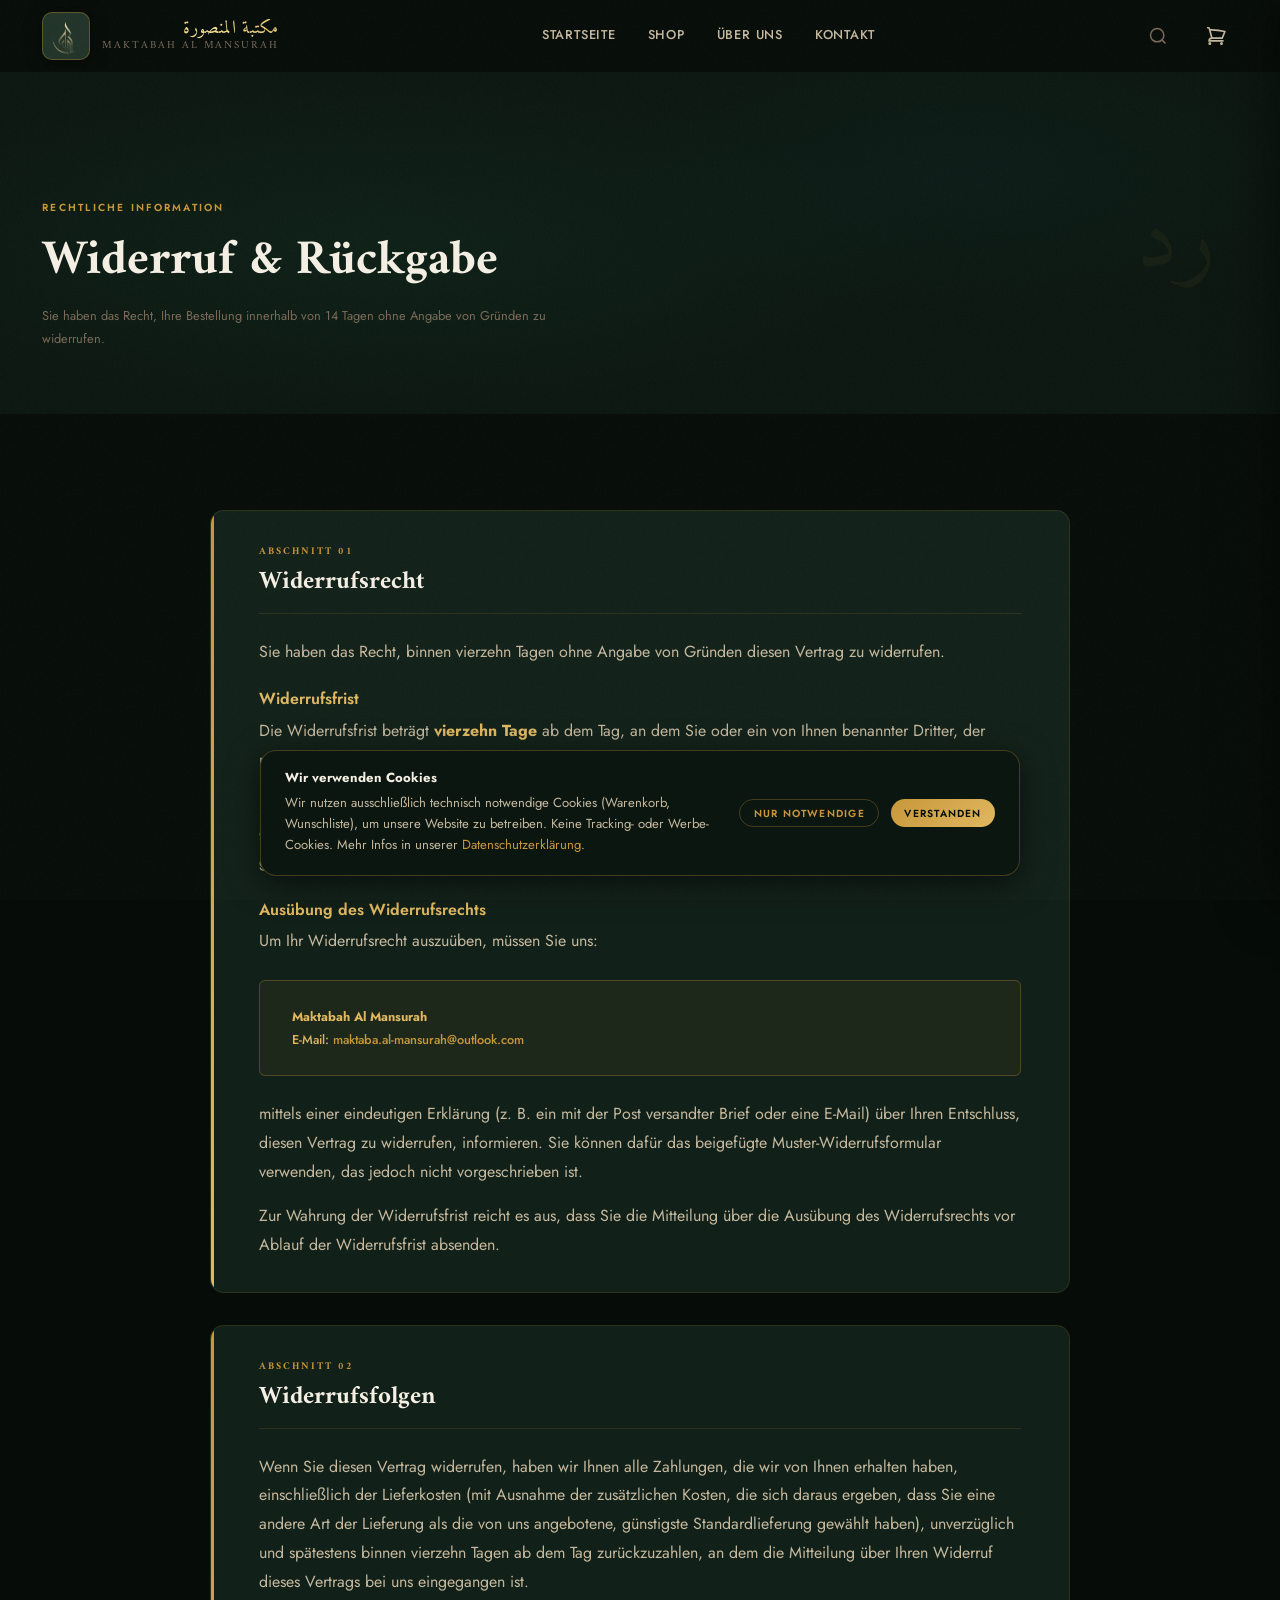
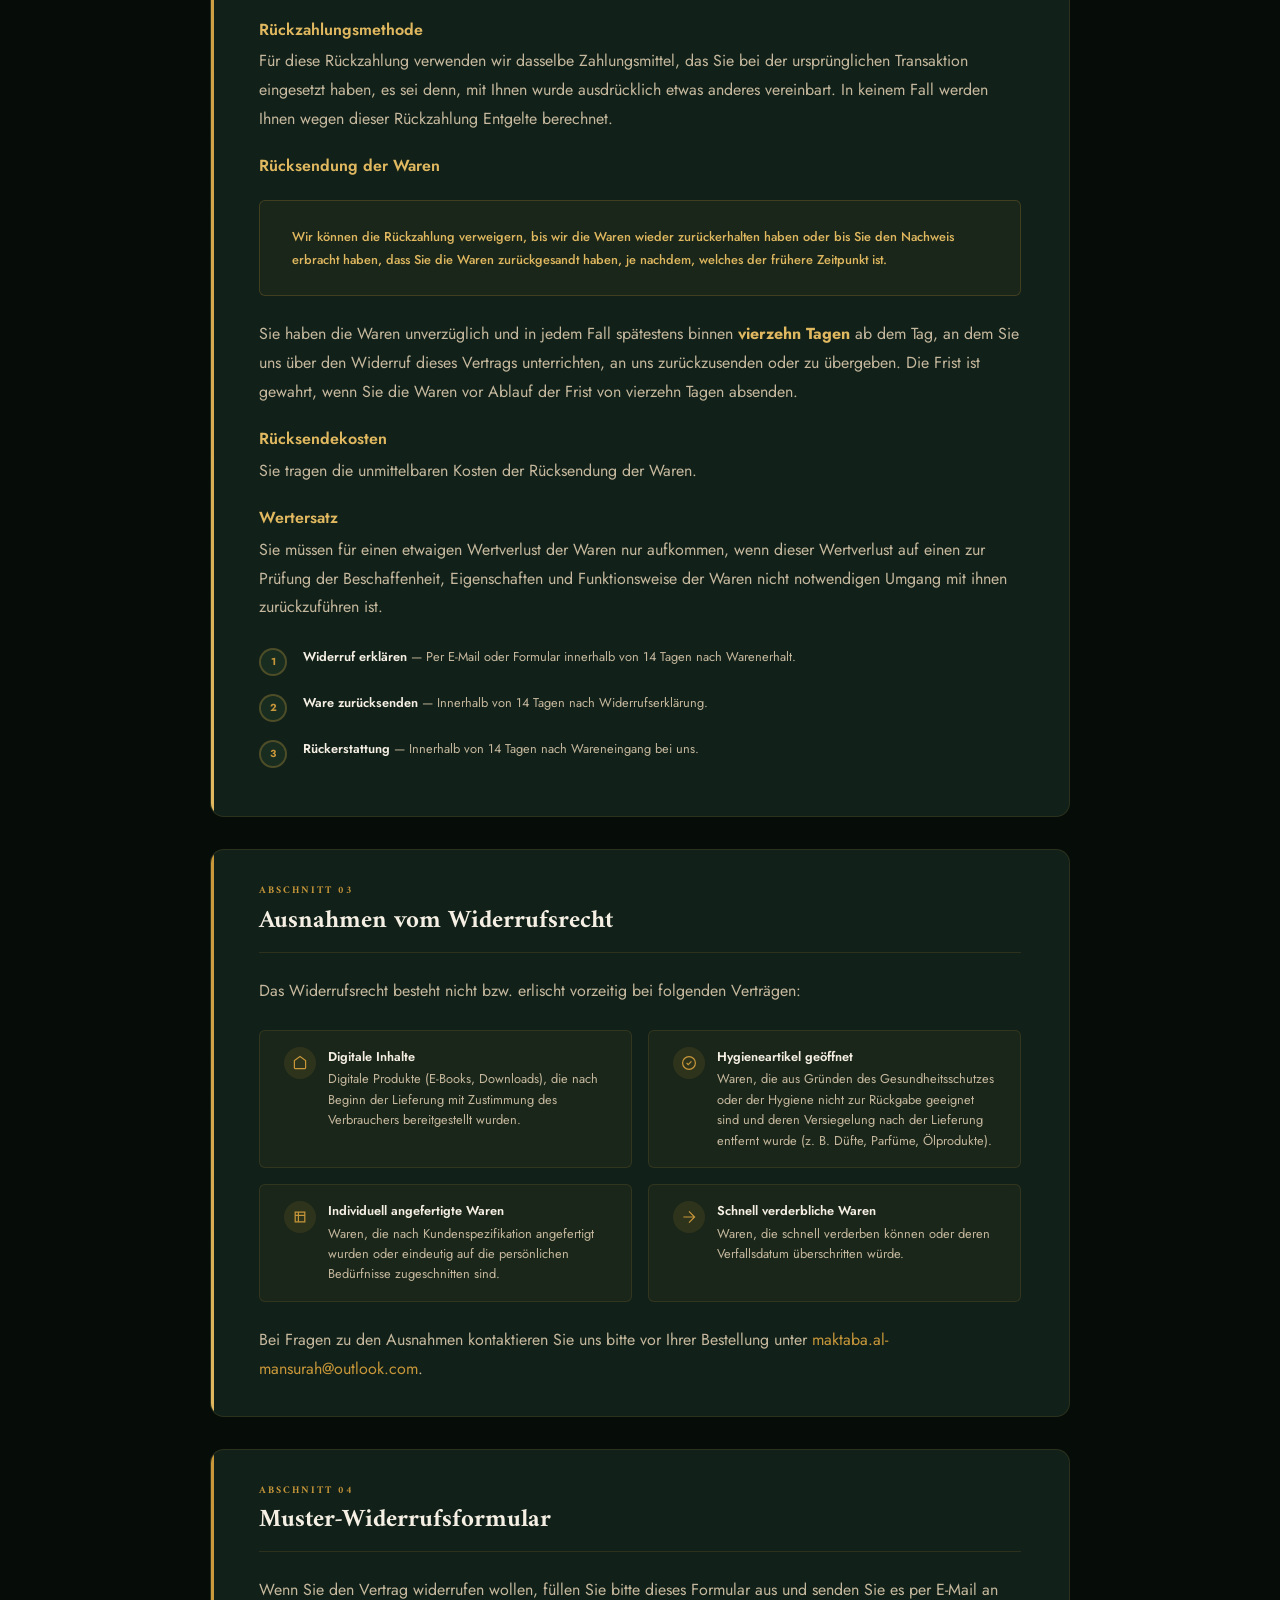
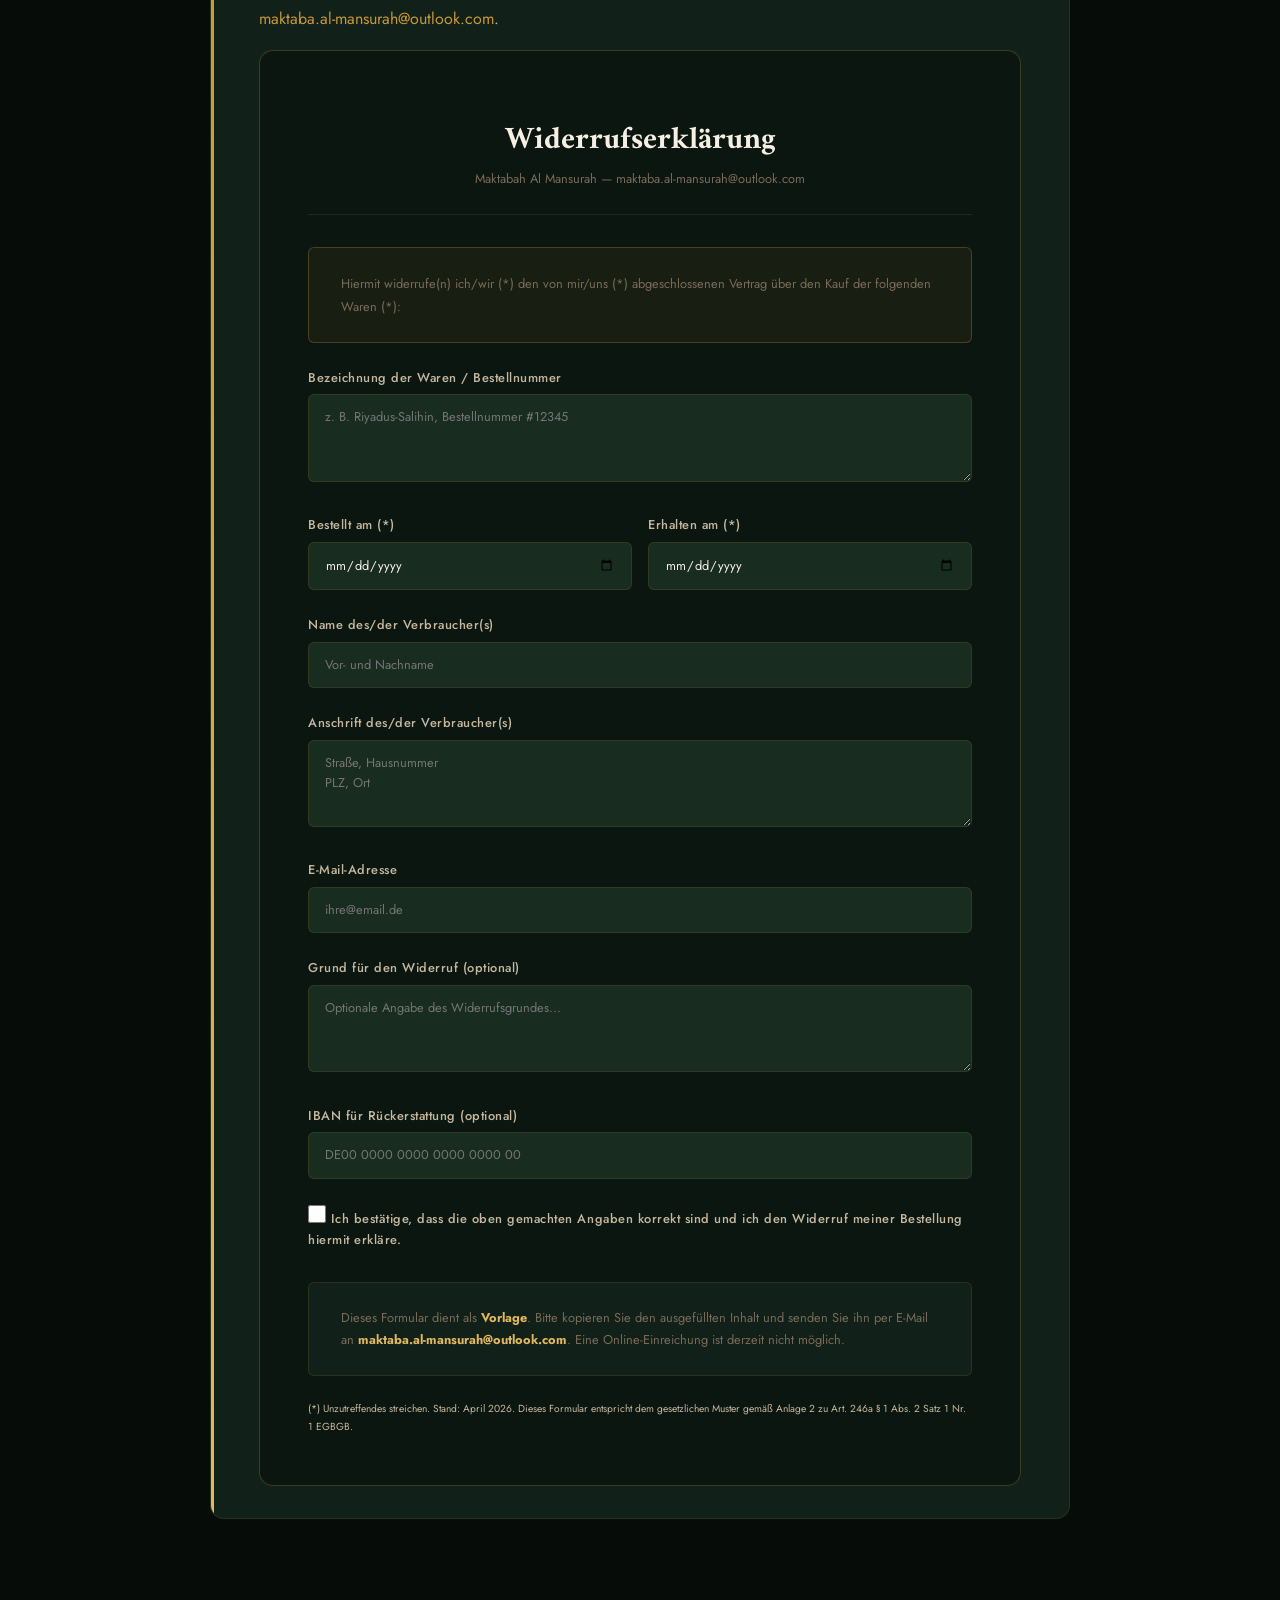
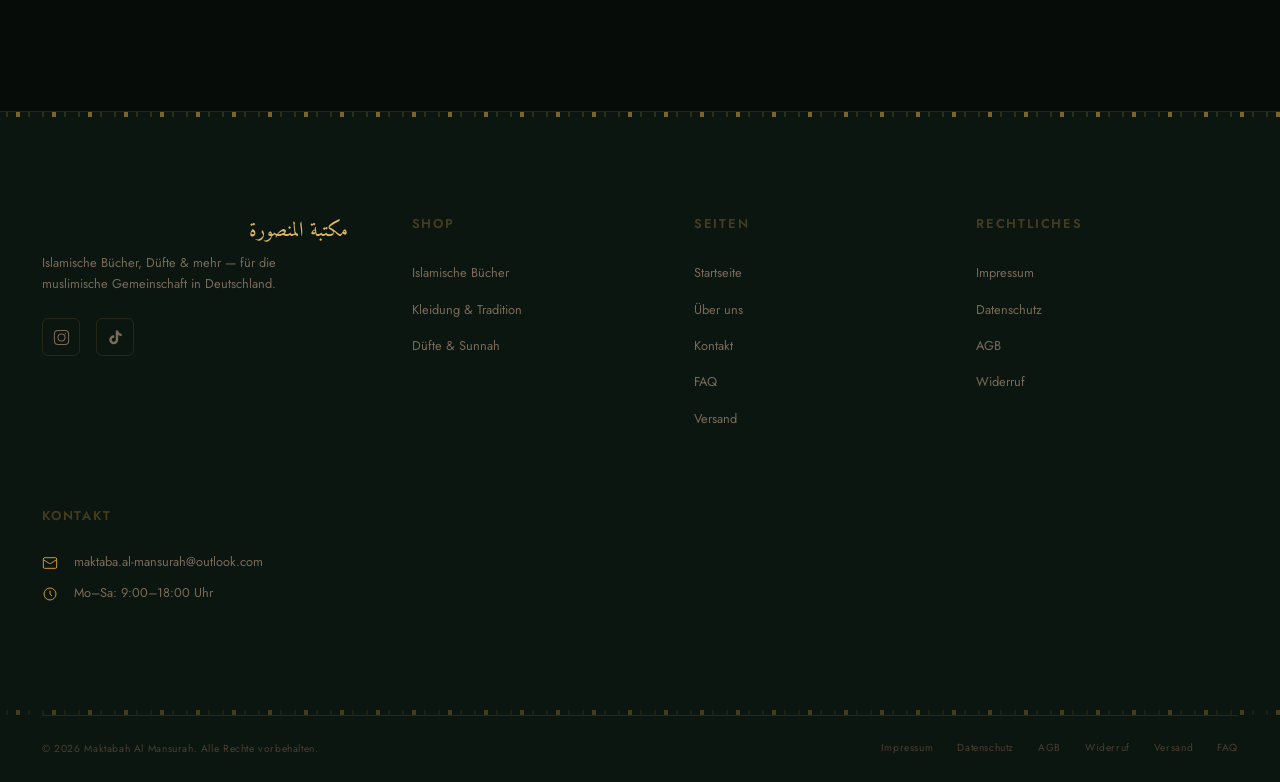
<file: widerruf.html>
<!DOCTYPE html>
<html lang="de">
<head>
  <meta charset="UTF-8">
  <meta name="viewport" content="width=device-width, initial-scale=1.0">
  <meta name="description" content="Widerrufsbelehrung und Muster-Widerrufsformular für Maktabah Al Mansurah — Ihr Recht auf 14-tägigen Widerruf bei Bestellungen in unserem islamischen Online-Shop.">
  <title>Widerruf & Rückgabe — Maktabah Al Mansurah</title>
  <link rel="icon" type="image/svg+xml" href="data:image/svg+xml,<svg xmlns='http://www.w3.org/2000/svg' viewBox='0 0 32 32'><rect width='32' height='32' fill='%230D1A0F'/><polygon points='16,3 17.6,11.4 24.5,7.5 20.6,14.4 29,16 20.6,17.6 24.5,24.5 17.6,20.6 16,29 14.4,20.6 7.5,24.5 11.4,17.6 3,16 11.4,14.4 7.5,7.5 14.4,11.4' fill='none' stroke='%23C8973A' stroke-width='0.8'/></svg>">
  <link rel="stylesheet" href="assets/css/base.css">
  <link rel="stylesheet" href="assets/css/animations.css">
  <link rel="stylesheet" href="assets/css/patterns.css">
  <link rel="stylesheet" href="assets/css/layout.css">
  <link rel="stylesheet" href="assets/css/components.css">
  <style>
    /* ── Page-specific legal styles ── */
    .legal-section {
      padding-block: var(--sp-7);
    }
    .legal-grid {
      display: grid;
      grid-template-columns: 1fr;
      gap: var(--sp-4);
      max-width: 860px;
      margin-inline: auto;
    }
    .legal-card {
      background: var(--clr-ink-light);
      border: 1px solid var(--border-subtle);
      border-radius: var(--radius-lg);
      padding: var(--sp-4) var(--sp-5);
      position: relative;
      overflow: hidden;
      transition: border-color var(--dur-mid) var(--ease-out),
                  box-shadow var(--dur-mid) var(--ease-out);
    }
    .legal-card::before {
      content: '';
      position: absolute;
      top: 0; left: 0;
      width: 3px;
      height: 100%;
      background: linear-gradient(180deg, var(--clr-gold), var(--clr-gold-light));
      border-radius: 0 2px 2px 0;
    }
    .legal-card:hover {
      border-color: var(--border-mid);
      box-shadow: var(--shadow-glow);
    }
    .legal-card__number {
      font-family: var(--font-display);
      font-size: var(--text-xs);
      font-weight: 700;
      letter-spacing: 0.2em;
      text-transform: uppercase;
      color: var(--clr-gold);
      margin-bottom: var(--sp-1);
      display: block;
    }
    .legal-card h2 {
      font-size: var(--text-lg);
      color: var(--clr-text-primary);
      margin-bottom: var(--sp-3);
      padding-bottom: var(--sp-2);
      border-bottom: 1px solid var(--border-subtle);
    }
    .legal-card h3 {
      font-size: var(--text-base);
      font-family: var(--font-body);
      font-weight: 600;
      color: var(--clr-gold-light);
      margin-top: var(--sp-3);
      margin-bottom: var(--sp-1);
    }
    .legal-card p {
      color: var(--clr-text-mid);
      line-height: 1.8;
      margin-bottom: var(--sp-2);
    }
    .legal-card p:last-child {
      margin-bottom: 0;
    }
    .legal-card ul {
      list-style: none;
      padding: 0;
      margin-bottom: var(--sp-2);
    }
    .legal-card ul li {
      color: var(--clr-text-mid);
      padding: 0.35rem 0 0.35rem 1.4rem;
      position: relative;
      line-height: 1.7;
    }
    .legal-card ul li::before {
      content: '–';
      position: absolute;
      left: 0;
      color: var(--clr-gold-muted);
      font-weight: 700;
    }

    /* Highlight box */
    .info-box {
      background: rgba(200, 151, 58, 0.07);
      border: 1px solid var(--border-mid);
      border-radius: var(--radius-md);
      padding: var(--sp-3) var(--sp-4);
      margin-block: var(--sp-3);
    }
    .info-box--warning {
      background: rgba(200, 151, 58, 0.05);
      border-color: rgba(200, 151, 58, 0.22);
    }
    .info-box p {
      color: var(--clr-gold-light) !important;
      font-weight: 500;
      font-size: var(--text-sm);
      margin: 0;
    }
    .info-box .info-icon {
      color: var(--clr-gold);
      margin-right: 0.5rem;
    }

    /* Form card */
    .form-card {
      background: var(--clr-ink-mid);
      border: 1px solid var(--border-mid);
      border-radius: var(--radius-lg);
      padding: var(--sp-5);
    }
    .form-card__header {
      text-align: center;
      padding-bottom: var(--sp-3);
      margin-bottom: var(--sp-4);
      border-bottom: 1px solid var(--border-subtle);
    }
    .form-card__header h3 {
      font-family: var(--font-display);
      font-size: var(--text-xl);
      color: var(--clr-text-primary);
      margin-bottom: var(--sp-1);
    }
    .form-card__header p {
      color: var(--clr-text-muted);
      font-size: var(--text-sm);
    }
    .form-field {
      margin-bottom: var(--sp-3);
    }
    .form-field label {
      display: block;
      font-size: var(--text-sm);
      font-weight: 500;
      color: var(--clr-text-mid);
      margin-bottom: 0.4rem;
      letter-spacing: 0.04em;
    }
    .form-field input,
    .form-field textarea {
      width: 100%;
      background: var(--clr-ink-lifted);
      border: 1px solid var(--border-subtle);
      border-radius: var(--radius-md);
      padding: 0.75rem 1rem;
      color: var(--clr-text-primary);
      font-size: var(--text-sm);
      line-height: 1.6;
      transition: border-color var(--dur-fast) ease,
                  box-shadow var(--dur-fast) ease;
    }
    .form-field input:focus,
    .form-field textarea:focus {
      outline: none;
      border-color: var(--clr-gold-muted);
      box-shadow: 0 0 0 3px rgba(200, 151, 58, 0.10);
    }
    .form-field textarea {
      min-height: 80px;
      resize: vertical;
    }
    .form-grid {
      display: grid;
      grid-template-columns: 1fr 1fr;
      gap: var(--sp-2);
    }
    @media (max-width: 560px) {
      .form-grid { grid-template-columns: 1fr; }
    }
    .form-note {
      font-size: var(--text-xs);
      color: var(--clr-text-muted);
      margin-top: var(--sp-3);
      line-height: 1.7;
    }
    .checkbox-row {
      display: flex;
      align-items: flex-start;
      gap: 0.75rem;
      margin-bottom: var(--sp-2);
      cursor: pointer;
    }
    .checkbox-row input[type="checkbox"] {
      width: 18px;
      height: 18px;
      flex-shrink: 0;
      margin-top: 2px;
      accent-color: var(--clr-gold);
    }
    .checkbox-row span {
      font-size: var(--text-sm);
      color: var(--clr-text-mid);
      line-height: 1.6;
    }
    .form-submit-note {
      background: var(--clr-ink-light);
      border: 1px solid var(--border-subtle);
      border-radius: var(--radius-md);
      padding: var(--sp-3) var(--sp-4);
      margin-top: var(--sp-4);
    }
    .form-submit-note p {
      font-size: var(--text-sm);
      color: var(--clr-text-muted);
      margin: 0;
      line-height: 1.7;
    }
    .form-submit-note strong {
      color: var(--clr-gold-light);
    }

    /* Exception badges */
    .exception-list {
      display: grid;
      grid-template-columns: 1fr 1fr;
      gap: var(--sp-2);
      margin-top: var(--sp-3);
    }
    @media (max-width: 560px) {
      .exception-list { grid-template-columns: 1fr; }
    }
    .exception-item {
      background: rgba(200, 151, 58, 0.05);
      border: 1px solid var(--border-subtle);
      border-radius: var(--radius-md);
      padding: var(--sp-2) var(--sp-3);
      display: flex;
      align-items: flex-start;
      gap: 0.75rem;
    }
    .exception-item__icon {
      width: 32px;
      height: 32px;
      border-radius: 50%;
      background: rgba(200, 151, 58, 0.12);
      display: flex;
      align-items: center;
      justify-content: center;
      flex-shrink: 0;
      color: var(--clr-gold);
      font-size: 0.9rem;
    }
    .exception-item__text {
      font-size: var(--text-sm);
      color: var(--clr-text-mid);
      line-height: 1.6;
    }
    .exception-item__text strong {
      display: block;
      color: var(--clr-text-primary);
      font-weight: 600;
      margin-bottom: 2px;
    }

    /* Timeline / Steps */
    .timeline {
      margin-top: var(--sp-3);
    }
    .timeline-step {
      display: flex;
      gap: var(--sp-2);
      margin-bottom: var(--sp-2);
      align-items: flex-start;
    }
    .timeline-step__dot {
      width: 28px;
      height: 28px;
      border-radius: 50%;
      background: var(--clr-ink-lifted);
      border: 2px solid var(--clr-gold-muted);
      display: flex;
      align-items: center;
      justify-content: center;
      font-size: var(--text-xs);
      font-weight: 700;
      color: var(--clr-gold);
      flex-shrink: 0;
      margin-top: 2px;
    }
    .timeline-step__content {
      font-size: var(--text-sm);
      color: var(--clr-text-mid);
      line-height: 1.7;
    }
    .timeline-step__content strong {
      color: var(--clr-text-primary);
      font-weight: 600;
    }

    /* Page hero decoration */
    .page-hero__ornament {
      position: absolute;
      top: 50%;
      right: var(--sp-6);
      transform: translateY(-50%);
      font-family: var(--font-arabic);
      font-size: 6rem;
      color: rgba(200, 151, 58, 0.06);
      pointer-events: none;
      user-select: none;
      direction: rtl;
      line-height: 1;
    }
    @media (max-width: 640px) {
      .page-hero__ornament { display: none; }
      .legal-card { padding: var(--sp-3); }
    }
  </style>
</head>
<body>

<div id="scrollProgress" aria-hidden="true"></div>
<header class="site-header" id="siteHeader" role="banner">
  <div class="header-inner">
    <a href="index.html" class="brand" aria-label="Maktabah Al Mansurah – Startseite">
      <span class="brand-logo-wrap"><img src="MAM.logo.png" alt="" class="brand-logo" aria-hidden="true"></span>
      <span class="brand-text">
        <span class="brand-arabic brand-shimmer">مكتبة المنصورة</span>
        <span class="brand-latin">Maktabah Al Mansurah</span>
      </span>
    </a>
    <nav class="nav-primary" role="navigation"><a href="index.html">Startseite</a><a href="shop.html">Shop</a><a href="about.html">Über uns</a><a href="contact.html">Kontakt</a></nav>
    <div class="header-actions">
      <button class="cart-trigger" id="cartTrigger" aria-label="Warenkorb öffnen"><svg viewBox="0 0 24 24" fill="none" stroke="currentColor" stroke-width="1.8"><path d="M2.25 3h1.386c.51 0 .955.343 1.087.835l.383 1.437M7.5 14.25a3 3 0 0 0-3 3h15.75m-12.75-3h11.218c1.121-2.3 2.1-4.684 2.924-7.138a60.114 60.114 0 0 0-16.536-1.84M7.5 14.25 5.106 5.272M6 20.25a.75.75 0 1 1-1.5 0 .75.75 0 0 1 1.5 0Zm12.75 0a.75.75 0 1 1-1.5 0 .75.75 0 0 1 1.5 0Z"/></svg><span class="cart-badge hidden" id="cartBadge">0</span></button>
      <button class="nav-toggle" id="navToggle" aria-label="Menü öffnen" aria-expanded="false"><span></span><span></span><span></span></button>
    </div>
  </div>
</header>
<div class="mobile-nav-overlay" id="menuOverlay" aria-hidden="true"></div>
<nav class="mobile-nav" id="mobileNav" aria-hidden="true">
  <div class="mobile-nav__header"><a href="index.html" class="brand"><span class="brand-arabic" style="font-size:1rem;color:var(--clr-gold-light);">مكتبة المنصورة</span></a><button class="mobile-nav__close" id="mobileNavClose"><svg viewBox="0 0 24 24" fill="none" stroke="currentColor" stroke-width="2"><path d="M6 18 18 6M6 6l12 12"/></svg></button></div>
  <div class="mobile-nav__links"><a href="index.html">Startseite</a><a href="shop.html">Shop</a><a href="about.html">Über uns</a><a href="contact.html">Kontakt</a></div>
  <div class="mobile-nav__footer"><p class="mobile-nav__arabic">بِسْمِ اللَّهِ الرَّحْمَنِ الرَّحِيمِ</p></div>
</nav>
<div class="cart-overlay" id="cartOverlay" aria-hidden="true"></div>
<aside class="cart-drawer" id="cartDrawer" aria-hidden="true">
  <div class="cart-drawer__header"><h2 class="cart-drawer__title">Warenkorb</h2><button class="cart-drawer__close" id="cartClose"><svg viewBox="0 0 24 24" fill="none" stroke="currentColor" stroke-width="2"><path d="M6 18 18 6M6 6l12 12"/></svg></button></div>
  <div class="cart-drawer__items"></div>
  <div class="cart-drawer__footer"><div class="cart-drawer__subtotal"><span>Zwischensumme</span><strong class="cart-drawer__total-amount">0,00 €</strong></div><a href="checkout.html" class="btn btn-primary btn-full">Zur Kasse</a><p class="cart-drawer__note">Versandkosten werden an der Kasse berechnet.</p></div>
</aside>

<main id="main-content">

  <!-- Page Hero -->
  <section class="page-hero" aria-labelledby="page-hero-title">
    <div class="page-hero__bg"></div>
    <div class="page-hero__ornament" aria-hidden="true">رد</div>
    <div class="container page-hero__content">
      <span class="eyebrow">Rechtliche Information</span>
      <h1 id="page-hero-title">Widerruf &amp; Rückgabe</h1>
      <p style="color:var(--clr-text-muted);margin-top:var(--sp-2);max-width:560px;font-size:var(--text-sm);">
        Sie haben das Recht, Ihre Bestellung innerhalb von 14 Tagen ohne Angabe von Gründen zu widerrufen.
      </p>
    </div>
  </section>

  <!-- Legal Content -->
  <section class="legal-section" aria-label="Widerrufsbelehrung">
    <div class="container">
      <div class="legal-grid">

        <!-- 1. Widerrufsrecht -->
        <article class="legal-card">
          <span class="legal-card__number">Abschnitt 01</span>
          <h2>Widerrufsrecht</h2>

          <p>Sie haben das Recht, binnen vierzehn Tagen ohne Angabe von Gründen diesen Vertrag zu widerrufen.</p>

          <h3>Widerrufsfrist</h3>
          <p>Die Widerrufsfrist beträgt <strong style="color:var(--clr-gold-light);">vierzehn Tage</strong> ab dem Tag, an dem Sie oder ein von Ihnen benannter Dritter, der nicht der Beförderer ist, die Waren in Besitz genommen haben bzw. hat.</p>
          <p>Bei einem Vertrag über mehrere Waren, die Sie im Rahmen einer einheitlichen Bestellung bestellt haben und die getrennt geliefert werden: ab dem Tag, an dem Sie oder ein von Ihnen benannter Dritter die letzte Ware in Besitz genommen haben.</p>

          <h3>Ausübung des Widerrufsrechts</h3>
          <p>Um Ihr Widerrufsrecht auszuüben, müssen Sie uns:</p>

          <div class="info-box">
            <p>
              <strong>Maktabah Al Mansurah</strong><br>
              E-Mail: <a href="mailto:maktaba.al-mansurah@outlook.com" style="color:var(--clr-gold);">maktaba.al-mansurah@outlook.com</a>
            </p>
          </div>

          <p>mittels einer eindeutigen Erklärung (z. B. ein mit der Post versandter Brief oder eine E-Mail) über Ihren Entschluss, diesen Vertrag zu widerrufen, informieren. Sie können dafür das beigefügte Muster-Widerrufsformular verwenden, das jedoch nicht vorgeschrieben ist.</p>

          <p>Zur Wahrung der Widerrufsfrist reicht es aus, dass Sie die Mitteilung über die Ausübung des Widerrufsrechts vor Ablauf der Widerrufsfrist absenden.</p>
        </article>

        <!-- 2. Widerrufsfolgen -->
        <article class="legal-card">
          <span class="legal-card__number">Abschnitt 02</span>
          <h2>Widerrufsfolgen</h2>

          <p>Wenn Sie diesen Vertrag widerrufen, haben wir Ihnen alle Zahlungen, die wir von Ihnen erhalten haben, einschließlich der Lieferkosten (mit Ausnahme der zusätzlichen Kosten, die sich daraus ergeben, dass Sie eine andere Art der Lieferung als die von uns angebotene, günstigste Standardlieferung gewählt haben), unverzüglich und spätestens binnen vierzehn Tagen ab dem Tag zurückzuzahlen, an dem die Mitteilung über Ihren Widerruf dieses Vertrags bei uns eingegangen ist.</p>

          <h3>Rückzahlungsmethode</h3>
          <p>Für diese Rückzahlung verwenden wir dasselbe Zahlungsmittel, das Sie bei der ursprünglichen Transaktion eingesetzt haben, es sei denn, mit Ihnen wurde ausdrücklich etwas anderes vereinbart. In keinem Fall werden Ihnen wegen dieser Rückzahlung Entgelte berechnet.</p>

          <h3>Rücksendung der Waren</h3>
          <div class="info-box info-box--warning">
            <p>Wir können die Rückzahlung verweigern, bis wir die Waren wieder zurückerhalten haben oder bis Sie den Nachweis erbracht haben, dass Sie die Waren zurückgesandt haben, je nachdem, welches der frühere Zeitpunkt ist.</p>
          </div>

          <p>Sie haben die Waren unverzüglich und in jedem Fall spätestens binnen <strong style="color:var(--clr-gold-light);">vierzehn Tagen</strong> ab dem Tag, an dem Sie uns über den Widerruf dieses Vertrags unterrichten, an uns zurückzusenden oder zu übergeben. Die Frist ist gewahrt, wenn Sie die Waren vor Ablauf der Frist von vierzehn Tagen absenden.</p>

          <h3>Rücksendekosten</h3>
          <p>Sie tragen die unmittelbaren Kosten der Rücksendung der Waren.</p>

          <h3>Wertersatz</h3>
          <p>Sie müssen für einen etwaigen Wertverlust der Waren nur aufkommen, wenn dieser Wertverlust auf einen zur Prüfung der Beschaffenheit, Eigenschaften und Funktionsweise der Waren nicht notwendigen Umgang mit ihnen zurückzuführen ist.</p>

          <div class="timeline">
            <div class="timeline-step">
              <div class="timeline-step__dot">1</div>
              <div class="timeline-step__content"><strong>Widerruf erklären</strong> — Per E-Mail oder Formular innerhalb von 14 Tagen nach Warenerhalt.</div>
            </div>
            <div class="timeline-step">
              <div class="timeline-step__dot">2</div>
              <div class="timeline-step__content"><strong>Ware zurücksenden</strong> — Innerhalb von 14 Tagen nach Widerrufserklärung.</div>
            </div>
            <div class="timeline-step">
              <div class="timeline-step__dot">3</div>
              <div class="timeline-step__content"><strong>Rückerstattung</strong> — Innerhalb von 14 Tagen nach Wareneingang bei uns.</div>
            </div>
          </div>
        </article>

        <!-- 3. Ausnahmen -->
        <article class="legal-card">
          <span class="legal-card__number">Abschnitt 03</span>
          <h2>Ausnahmen vom Widerrufsrecht</h2>

          <p>Das Widerrufsrecht besteht nicht bzw. erlischt vorzeitig bei folgenden Verträgen:</p>

          <div class="exception-list">
            <div class="exception-item">
              <div class="exception-item__icon">
                <svg viewBox="0 0 20 20" fill="none" stroke="currentColor" stroke-width="1.5" width="16" height="16"><path d="M10 2L3 7v9a1 1 0 001 1h12a1 1 0 001-1V7L10 2z"/></svg>
              </div>
              <div class="exception-item__text">
                <strong>Digitale Inhalte</strong>
                Digitale Produkte (E-Books, Downloads), die nach Beginn der Lieferung mit Zustimmung des Verbrauchers bereitgestellt wurden.
              </div>
            </div>
            <div class="exception-item">
              <div class="exception-item__icon">
                <svg viewBox="0 0 20 20" fill="none" stroke="currentColor" stroke-width="1.5" width="16" height="16"><circle cx="10" cy="10" r="8"/><path d="M7 10l2 2 4-4"/></svg>
              </div>
              <div class="exception-item__text">
                <strong>Hygieneartikel geöffnet</strong>
                Waren, die aus Gründen des Gesundheitsschutzes oder der Hygiene nicht zur Rückgabe geeignet sind und deren Versiegelung nach der Lieferung entfernt wurde (z. B. Düfte, Parfüme, Ölprodukte).
              </div>
            </div>
            <div class="exception-item">
              <div class="exception-item__icon">
                <svg viewBox="0 0 20 20" fill="none" stroke="currentColor" stroke-width="1.5" width="16" height="16"><path d="M4 4h12v12H4z"/><path d="M4 8h12M8 4v12"/></svg>
              </div>
              <div class="exception-item__text">
                <strong>Individuell angefertigte Waren</strong>
                Waren, die nach Kundenspezifikation angefertigt wurden oder eindeutig auf die persönlichen Bedürfnisse zugeschnitten sind.
              </div>
            </div>
            <div class="exception-item">
              <div class="exception-item__icon">
                <svg viewBox="0 0 20 20" fill="none" stroke="currentColor" stroke-width="1.5" width="16" height="16"><path d="M3 10h14M10 3l7 7-7 7"/></svg>
              </div>
              <div class="exception-item__text">
                <strong>Schnell verderbliche Waren</strong>
                Waren, die schnell verderben können oder deren Verfallsdatum überschritten würde.
              </div>
            </div>
          </div>

          <p style="margin-top:var(--sp-3);">
            Bei Fragen zu den Ausnahmen kontaktieren Sie uns bitte vor Ihrer Bestellung unter <a href="mailto:maktaba.al-mansurah@outlook.com" style="color:var(--clr-gold);">maktaba.al-mansurah@outlook.com</a>.
          </p>
        </article>

        <!-- 4. Muster-Widerrufsformular -->
        <article class="legal-card" id="widerrufsformular">
          <span class="legal-card__number">Abschnitt 04</span>
          <h2>Muster-Widerrufsformular</h2>

          <p>Wenn Sie den Vertrag widerrufen wollen, füllen Sie bitte dieses Formular aus und senden Sie es per E-Mail an <a href="mailto:maktaba.al-mansurah@outlook.com" style="color:var(--clr-gold);">maktaba.al-mansurah@outlook.com</a>.</p>

          <div class="form-card">
            <div class="form-card__header">
              <h3>Widerrufserklärung</h3>
              <p>Maktabah Al Mansurah — maktaba.al-mansurah@outlook.com</p>
            </div>

            <form id="widerrufsForm" novalidate>
              <div class="info-box" style="margin-top:0;margin-bottom:var(--sp-3);">
                <p style="color:var(--clr-text-muted) !important;font-weight:400;">
                  Hiermit widerrufe(n) ich/wir (*) den von mir/uns (*) abgeschlossenen Vertrag über den Kauf der folgenden Waren (*):
                </p>
              </div>

              <div class="form-field">
                <label for="produkte">Bezeichnung der Waren / Bestellnummer</label>
                <textarea id="produkte" name="produkte" placeholder="z. B. Riyadus-Salihin, Bestellnummer #12345" rows="3"></textarea>
              </div>

              <div class="form-grid">
                <div class="form-field">
                  <label for="bestelldatum">Bestellt am (*)</label>
                  <input type="date" id="bestelldatum" name="bestelldatum">
                </div>
                <div class="form-field">
                  <label for="erhalten">Erhalten am (*)</label>
                  <input type="date" id="erhalten" name="erhalten">
                </div>
              </div>

              <div class="form-field">
                <label for="name">Name des/der Verbraucher(s)</label>
                <input type="text" id="name" name="name" placeholder="Vor- und Nachname" autocomplete="name">
              </div>

              <div class="form-field">
                <label for="adresse">Anschrift des/der Verbraucher(s)</label>
                <textarea id="adresse" name="adresse" placeholder="Straße, Hausnummer&#10;PLZ, Ort" rows="3" autocomplete="street-address"></textarea>
              </div>

              <div class="form-field">
                <label for="email">E-Mail-Adresse</label>
                <input type="email" id="email" name="email" placeholder="ihre@email.de" autocomplete="email">
              </div>

              <div class="form-field">
                <label for="grund">Grund für den Widerruf (optional)</label>
                <textarea id="grund" name="grund" placeholder="Optionale Angabe des Widerrufsgrundes..." rows="3"></textarea>
              </div>

              <div class="form-field">
                <label for="iban">IBAN für Rückerstattung (optional)</label>
                <input type="text" id="iban" name="iban" placeholder="DE00 0000 0000 0000 0000 00">
              </div>

              <div class="form-field">
                <label class="checkbox-row">
                  <input type="checkbox" id="bestaetigung" name="bestaetigung">
                  <span>Ich bestätige, dass die oben gemachten Angaben korrekt sind und ich den Widerruf meiner Bestellung hiermit erkläre.</span>
                </label>
              </div>

              <div class="form-submit-note">
                <p>
                  Dieses Formular dient als <strong>Vorlage</strong>. Bitte kopieren Sie den ausgefüllten Inhalt und senden Sie ihn per E-Mail an <strong>maktaba.al-mansurah@outlook.com</strong>. Eine Online-Einreichung ist derzeit nicht möglich.
                </p>
              </div>

              <p class="form-note">(*) Unzutreffendes streichen. Stand: April 2026. Dieses Formular entspricht dem gesetzlichen Muster gemäß Anlage 2 zu Art. 246a § 1 Abs. 2 Satz 1 Nr. 1 EGBGB.</p>
            </form>
          </div>
        </article>

      </div><!-- /.legal-grid -->
    </div><!-- /.container -->
  </section>

</main>

<footer class="site-footer" role="contentinfo">
  <div class="footer-geo-band"></div>
  <div class="container">
    <div class="footer-main">
      <div class="footer-brand">
        <p class="footer-brand__name">مكتبة المنصورة</p>
        <p class="footer-brand__tagline">Islamische Bücher, Düfte & mehr — für die muslimische Gemeinschaft in Deutschland.</p>
        <div class="footer-social">
          <a href="https://instagram.com/al_mansurah.de" target="_blank" rel="noopener noreferrer" aria-label="Instagram"><svg viewBox="0 0 24 24" fill="none" stroke="currentColor" stroke-width="1.5"><rect x="2" y="2" width="20" height="20" rx="5"/><circle cx="12" cy="12" r="5"/><circle cx="17.5" cy="6.5" r="1" fill="currentColor" stroke="none"/></svg></a>
          <a href="https://tiktok.com/@al.mansurah.de" target="_blank" rel="noopener noreferrer" aria-label="TikTok"><svg viewBox="0 0 24 24" fill="currentColor"><path d="M19.59 6.69a4.83 4.83 0 01-3.77-4.25V2h-3.45v13.67a2.89 2.89 0 01-2.88 2.5 2.89 2.89 0 01-2.89-2.89 2.89 2.89 0 012.89-2.89c.28 0 .54.04.79.1V9.01a6.33 6.33 0 00-.79-.05 6.34 6.34 0 00-6.34 6.34 6.34 6.34 0 006.34 6.34 6.34 6.34 0 006.33-6.34V8.56a8.28 8.28 0 004.84 1.54V6.64a4.85 4.85 0 01-1.07.05z"/></svg></a>
        </div>
      </div>
      <div><p class="footer-col-title">Shop</p><ul class="footer-nav-list"><li><a href="shop.html?cat=buecher">Islamische Bücher</a></li><li><a href="shop.html?cat=kleidung">Kleidung & Tradition</a></li><li><a href="shop.html?cat=duefte">Düfte & Sunnah</a></li></ul></div>
      <div><p class="footer-col-title">Seiten</p><ul class="footer-nav-list"><li><a href="index.html">Startseite</a></li><li><a href="about.html">Über uns</a></li><li><a href="contact.html">Kontakt</a></li><li><a href="faq.html">FAQ</a></li><li><a href="versand.html">Versand</a></li></ul></div>
      <div><p class="footer-col-title">Rechtliches</p><ul class="footer-nav-list"><li><a href="impressum.html">Impressum</a></li><li><a href="datenschutz.html">Datenschutz</a></li><li><a href="agb.html">AGB</a></li><li><a href="widerruf.html">Widerruf</a></li></ul></div>
      <div><p class="footer-col-title">Kontakt</p><div class="footer-contact-item"><svg viewBox="0 0 24 24" fill="none" stroke="currentColor" stroke-width="1.5"><rect x="2" y="4" width="20" height="16" rx="2"/><path d="m22 7-8.97 5.7a1.94 1.94 0 0 1-2.06 0L2 7"/></svg><span><a href="mailto:maktaba.al-mansurah@outlook.com">maktaba.al-mansurah@outlook.com</a></span></div><div class="footer-contact-item"><svg viewBox="0 0 24 24" fill="none" stroke="currentColor" stroke-width="1.5"><path d="M12 21a9 9 0 1 0 0-18 9 9 0 0 0 0 18Z"/><path d="M12 7v5l3 3"/></svg><span>Mo–Sa: 9:00–18:00 Uhr</span></div></div>
    </div>
  </div>
  <div class="footer-geo-band" style="opacity:0.3;"></div>
  <div class="container"><div class="footer-legal"><p>© 2026 Maktabah Al Mansurah. Alle Rechte vorbehalten.</p><div class="footer-legal-links"><a href="impressum.html">Impressum</a><a href="datenschutz.html">Datenschutz</a><a href="agb.html">AGB</a><a href="widerruf.html">Widerruf</a><a href="versand.html">Versand</a><a href="faq.html">FAQ</a></div></div></div>
</footer>
<script src="assets/js/animations.js"></script>
<script src="assets/js/shop.js"></script>
<script src="assets/js/cart.js"></script>
<script src="assets/js/main.js"></script>
</body>
</html>
</file>
<file: assets/css/base.css>
@import url('https://fonts.googleapis.com/css2?family=Amiri:ital,wght@0,400;0,700;1,400&family=Amiri+Quran&family=Jost:ital,wght@0,300;0,400;0,500;0,600;1,300&display=swap');

/* ================================================================
   MAKTABAH AL MANSURAH — Base
   ================================================================ */

:root {
  /* ── Surfaces (Deep Forest Green Palette) ── */
  --clr-ink:         #060C08;
  --clr-ink-mid:     #0B1610;
  --clr-ink-light:   #112018;
  --clr-ink-lifted:  #182C20;

  /* ── Alternating section tones ── */
  --clr-warm-base:   #07100A;
  --clr-warm-mid:    #0E1C14;
  --clr-warm-light:  #162618;

  /* ── Gold System ── */
  --clr-gold:        #C8973A;
  --clr-gold-light:  #E0B860;
  --clr-gold-pale:   #F5E098;
  --clr-gold-muted:  rgba(200, 151, 58, 0.30);
  --clr-gold-ghost:  rgba(200, 151, 58, 0.07);
  --clr-gold-dim:    rgba(200, 151, 58, 0.12);
  --clr-copper:      #A87830;

  /* ── Jewel Accents (Saudi Flag Green #006C35) ── */
  --clr-emerald:     #005228;
  --clr-emerald-mid: #006C35;
  --clr-emerald-glow:#009142;
  --clr-teal:        #003D1A;
  --clr-teal-mid:    #005228;
  --clr-plum:        #2D1B4E;
  --clr-burgundy:    #4A1E3A;
  --clr-sienna:      #4A3728;
  --clr-navy:        #1A3A5C;
  --clr-forest:      #002D12;

  /* ── Text ── */
  --clr-text-primary: #F5EFE4;
  --clr-text-mid:     #C5B89E;
  --clr-text-muted:   #7A6A58;
  --clr-text-faint:   #4A3E30;

  /* ── Borders ── */
  --border-subtle: rgba(200, 151, 58, 0.14);
  --border-mid:    rgba(200, 151, 58, 0.28);
  --border-strong: rgba(200, 151, 58, 0.52);

  /* ── Typography ── */
  --font-display: 'Amiri', Georgia, serif;
  --font-body:    'Jost', 'Helvetica Neue', Arial, sans-serif;
  --font-arabic:  'Amiri', 'Times New Roman', serif;

  /* ── Type Scale (Major Third 1.250) ── */
  --text-xs:   0.64rem;
  --text-sm:   0.8rem;
  --text-base: 1rem;
  --text-md:   1.25rem;
  --text-lg:   1.563rem;
  --text-xl:   1.953rem;
  --text-2xl:  2.441rem;
  --text-3xl:  3.052rem;
  --text-4xl:  3.815rem;
  --text-5xl:  4.768rem;

  /* ── Spacing (8pt grid) ── */
  --sp-1: 0.5rem;
  --sp-2: 1rem;
  --sp-3: 1.5rem;
  --sp-4: 2rem;
  --sp-5: 3rem;
  --sp-6: 4rem;
  --sp-7: 6rem;
  --sp-8: 8rem;

  /* ── Radii ── */
  --radius-sm: 2px;
  --radius-md: 6px;
  --radius-lg: 14px;
  --radius-xl: 20px;
  --radius-2xl: 28px;

  /* ── Shadows ── */
  --shadow-sm:         0 2px 12px rgba(0,0,0,0.55);
  --shadow-md:         0 6px 32px rgba(0,0,0,0.65), 0 2px 8px rgba(0,0,0,0.4);
  --shadow-lg:         0 12px 64px rgba(0,0,0,0.75), 0 4px 16px rgba(0,0,0,0.5);
  --shadow-xl:         0 24px 80px rgba(0,0,0,0.85), 0 8px 32px rgba(0,0,0,0.55);
  --shadow-card:       0 4px 28px rgba(0,0,0,0.65), 0 1px 4px rgba(0,0,0,0.45), inset 0 1px 0 rgba(255,255,255,0.04);
  --shadow-glow:       0 0 40px rgba(200, 151, 58, 0.22), 0 0 80px rgba(200, 151, 58, 0.08);
  --shadow-glow-strong:0 0 60px rgba(200, 151, 58, 0.38), 0 0 120px rgba(200, 151, 58, 0.15);

  /* ── Motion ── */
  --ease-out:    cubic-bezier(0.16, 1, 0.3, 1);
  --ease-bounce: cubic-bezier(0.34, 1.56, 0.64, 1);
  --dur-fast:    160ms;
  --dur-mid:     300ms;
  --dur-slow:    500ms;

  /* ── Header ── */
  --header-h: 72px;
}

/* ── Reset ── */
*, *::before, *::after {
  box-sizing: border-box;
  margin: 0;
  padding: 0;
}

html {
  /* Nur auf Desktop: smooth scroll für Anker-Links.
     Auf Mobile kollidiert es mit dem nativen Momentum-Scroll
     und verursacht einen Ruckel beim Richtungswechsel. */
  scroll-behavior: smooth;
  font-size: 16px;
  -webkit-font-smoothing: antialiased;
  -moz-osx-font-smoothing: grayscale;
  text-rendering: optimizeLegibility;
  overflow-x: hidden;
}

body {
  font-family: var(--font-body);
  font-size: var(--text-base);
  font-weight: 400;
  line-height: 1.65;
  color: var(--clr-text-primary);
  background-color: var(--clr-ink);
  overflow-x: hidden;
}

body.menu-open,
body.cart-open {
  overflow: hidden;
}

/* Grain texture overlay — adds premium depth */
body::after {
  content: '';
  position: fixed;
  inset: 0;
  pointer-events: none;
  z-index: 9998;
  opacity: 0.038;
  background-image: url("data:image/svg+xml,%3Csvg xmlns='http://www.w3.org/2000/svg' width='300' height='300'%3E%3Cfilter id='g'%3E%3CfeTurbulence type='fractalNoise' baseFrequency='0.8' numOctaves='4' stitchTiles='stitch'/%3E%3C/filter%3E%3Crect width='300' height='300' filter='url(%23g)'/%3E%3C/svg%3E");
  background-size: 200px 200px;
}

img { display: block; max-width: 100%; height: auto; }
a { color: inherit; text-decoration: none; }
ul, ol { list-style: none; }
button, input, select, textarea { font-family: inherit; font-size: inherit; }
button { cursor: pointer; background: none; border: none; }

/* ── Scrollbar ── */
::-webkit-scrollbar { width: 5px; }
::-webkit-scrollbar-track { background: var(--clr-ink-mid); }
::-webkit-scrollbar-thumb { background: var(--clr-gold-muted); border-radius: 3px; }
::-webkit-scrollbar-thumb:hover { background: var(--clr-gold); }

/* ── Focus ── */
:focus-visible {
  outline: 2px solid var(--clr-gold);
  outline-offset: 3px;
}

/* ── Selection ── */
::selection {
  background: rgba(200, 151, 58, 0.22);
  color: var(--clr-gold-pale);
}

/* ── Typography ── */
h1, h2, h3, h4, h5, h6 {
  font-family: var(--font-display);
  font-weight: 700;
  line-height: 1.15;
  color: var(--clr-text-primary);
  overflow-wrap: break-word;
  word-break: break-word;
}

h1 { font-size: clamp(var(--text-2xl), 5vw,   var(--text-4xl)); }
h2 { font-size: clamp(var(--text-xl),  3.5vw, var(--text-3xl)); }
h3 { font-size: clamp(var(--text-lg),  2.5vw, var(--text-xl));  }
h4 { font-size: var(--text-md); }

p {
  line-height: 1.75;
  color: var(--clr-text-mid);
}

/* ── Utility Classes ── */
.arabic {
  font-family: var(--font-arabic);
  direction: rtl;
  unicode-bidi: embed;
  letter-spacing: 0;
}

.eyebrow {
  font-family: var(--font-body);
  font-size: var(--text-xs);
  font-weight: 600;
  letter-spacing: 0.22em;
  text-transform: uppercase;
  color: var(--clr-gold);
  display: block;
}

.text-gold    { color: var(--clr-gold); }
.text-gold-light { color: var(--clr-gold-light); }
.text-gold-pale  { color: var(--clr-gold-pale); }
.text-muted   { color: var(--clr-text-muted); }
.text-center  { text-align: center; }
.visually-hidden {
  position: absolute;
  width: 1px; height: 1px;
  padding: 0; margin: -1px;
  overflow: hidden;
  clip: rect(0,0,0,0);
  white-space: nowrap;
  border: 0;
}

/* Scroll-Behavior: auf Mobile deaktivieren um Richtungswechsel-Ruckel zu vermeiden */
@media (max-width: 768px) {
  html {
    scroll-behavior: auto;
  }
}
</file>
<file: assets/css/layout.css>
/* ================================================================
   MAKTABAH AL MANSURAH — Layout & Grid
   ================================================================ */

/* Prevent horizontal scroll on all screens */
html, body { max-width: 100%; overflow-x: hidden; }

/* ── Container ── */
.container {
  width: 100%;
  max-width: 1260px;
  margin-inline: auto;
  padding-inline: var(--sp-4);
}
@media (max-width: 400px) {
  .container { padding-inline: var(--sp-2); }
}
.container--narrow {
  max-width: 820px;
}
.container--wide {
  max-width: 1480px;
}

/* ── Section Spacing ── */
.section {
  padding-block: var(--sp-7);
  overflow-x: clip;
}
.section--sm {
  padding-block: var(--sp-5);
}
.section--lg {
  padding-block: var(--sp-8);
}
.page-hero {
  overflow-x: clip;
}

/* ── Section Header ── */
.section-header {
  margin-bottom: var(--sp-5);
}
.section-header--center {
  text-align: center;
}
.section-header .eyebrow {
  margin-bottom: var(--sp-2);
}
.section-header h2 {
  margin-bottom: var(--sp-2);
}
.section-header p {
  max-width: 540px;
}
.section-header--center p {
  margin-inline: auto;
}

/* ── Hero Layout ── */
.hero {
  position: relative;
  min-height: 100dvh;
  display: flex;
  align-items: center;
  justify-content: center;
  overflow: hidden;
  background: var(--clr-ink);
}

.hero__content {
  position: relative;
  z-index: 2;
  text-align: center;
  padding-inline: var(--sp-4);
  max-width: 820px;
  width: 100%;
  word-break: break-word;
  overflow-wrap: break-word;
}
@media (max-width: 480px) {
  .hero__content { padding-inline: var(--sp-2); }
}

.hero__bg {
  position: absolute;
  inset: 0;
  background:
    radial-gradient(ellipse 80% 60% at 50% 40%, rgba(26,92,58,0.12) 0%, transparent 65%),
    radial-gradient(ellipse 60% 40% at 20% 80%, rgba(13,74,82,0.10) 0%, transparent 55%),
    radial-gradient(ellipse 50% 60% at 80% 20%, rgba(200,151,58,0.04) 0%, transparent 55%);
  z-index: 0;
}

/* ── Page Hero (sub-pages) ── */
.page-hero {
  position: relative;
  min-height: 38vh;
  display: flex;
  align-items: flex-end;
  padding-bottom: var(--sp-6);
  overflow: hidden;
  background: var(--clr-ink-mid);
  margin-top: var(--header-h);
}
.page-hero__bg {
  position: absolute;
  inset: 0;
  background:
    radial-gradient(ellipse 70% 80% at 30% 50%, rgba(26,92,58,0.14) 0%, transparent 60%),
    radial-gradient(ellipse 50% 70% at 75% 30%, rgba(13,74,82,0.10) 0%, transparent 55%);
}
.page-hero__content {
  position: relative;
  z-index: 2;
  width: 100%;
}
.page-hero .eyebrow {
  margin-bottom: var(--sp-2);
}
.page-hero h1 {
  font-size: clamp(var(--text-xl), 4vw, var(--text-3xl));
}

/* ── Products Grid ── */
.products-grid {
  display: grid;
  grid-template-columns: repeat(4, 1fr);
  gap: var(--sp-3);
}
/* Grid items must not expand beyond their allotted column */
.products-grid > * {
  min-width: 0;
  overflow: hidden;
}
@media (max-width: 1100px) {
  .products-grid { grid-template-columns: repeat(3, 1fr); }
}
@media (max-width: 780px) {
  .products-grid { grid-template-columns: repeat(2, minmax(0, 1fr)); }
}
@media (max-width: 640px) {
  .products-grid {
    grid-template-columns: repeat(2, minmax(0, 1fr)) !important;
    gap: 12px;
  }
  .products-grid > * {
    min-width: 0 !important;
    overflow: hidden !important;
  }
}

/* ── Categories Grid (5 Kategorien: 3-col desktop) ── */
.categories-grid {
  display: grid;
  grid-template-columns: repeat(3, 1fr);
  gap: var(--sp-3);
}
.categories-grid .category-card:first-child {
  grid-column: span 2;
}
@media (max-width: 820px) {
  .categories-grid { grid-template-columns: repeat(2, 1fr); }
  .categories-grid .category-card:first-child { grid-column: span 1; }
}
@media (max-width: 400px) {
  .categories-grid { grid-template-columns: 1fr; }
  .categories-grid .category-card:first-child { grid-column: span 1; }
}

/* ── Shop Layout ── */
.shop-layout {
  display: grid;
  grid-template-columns: 260px 1fr;
  gap: var(--sp-5);
  align-items: start;
}
@media (max-width: 900px) {
  .shop-layout { grid-template-columns: 1fr; }
  .shop-sidebar { display: none; }
  .shop-sidebar.is-open { display: block; }
}

/* ── Product Detail Layout ── */
.product-detail-layout {
  display: grid;
  grid-template-columns: 1fr 1fr;
  gap: var(--sp-6);
  align-items: start;
}
@media (max-width: 720px) {
  .product-detail-layout { grid-template-columns: 1fr; }
}

/* ── About Layout ── */
.about-split {
  display: grid;
  grid-template-columns: 1fr 1fr;
  gap: var(--sp-6);
  align-items: center;
}
@media (max-width: 820px) {
  .about-split { grid-template-columns: 1fr; }
}

/* ── Contact Layout ── */
.contact-layout {
  display: grid;
  grid-template-columns: 1fr 420px;
  gap: var(--sp-6);
  align-items: start;
}
@media (max-width: 860px) {
  .contact-layout { grid-template-columns: 1fr; }
}

/* ── Values Grid ── */
.values-grid {
  display: grid;
  grid-template-columns: repeat(3, 1fr);
  gap: var(--sp-4);
}
@media (max-width: 720px) {
  .values-grid { grid-template-columns: 1fr; }
}

/* ── Flex Utilities ── */
.flex         { display: flex; }
.flex-center  { display: flex; align-items: center; justify-content: center; }
.flex-between { display: flex; align-items: center; justify-content: space-between; }
.flex-gap-2   { gap: var(--sp-2); }
.flex-gap-3   { gap: var(--sp-3); }
.flex-wrap    { flex-wrap: wrap; }

/* ── Stack (vertical spacing) ── */
.stack > * + * { margin-top: var(--sp-2); }
.stack--lg > * + * { margin-top: var(--sp-4); }

/* ── Responsive hide/show ── */
@media (min-width: 901px) { .mobile-only { display: none !important; } }
@media (max-width: 900px) { .desktop-only { display: none !important; } }
</file>
<file: assets/css/animations.css>
/* ================================================================
   MAKTABAH AL MANSURAH — Animations & Keyframes
   ================================================================ */

/* ── Keyframes ── */

@keyframes fade-up {
  from { opacity: 0; transform: translateY(28px); }
  to   { opacity: 1; transform: translateY(0); }
}

@keyframes fade-in {
  from { opacity: 0; }
  to   { opacity: 1; }
}

@keyframes fade-down {
  from { opacity: 0; transform: translateY(-16px); }
  to   { opacity: 1; transform: translateY(0); }
}

@keyframes scale-in {
  from { opacity: 0; transform: scale(0.92); }
  to   { opacity: 1; transform: scale(1); }
}

@keyframes pattern-drift {
  from { transform: rotate(0deg) scale(1.08); }
  to   { transform: rotate(360deg) scale(1.08); }
}

@keyframes shimmer-gold {
  0%   { background-position: -300% center; }
  100% { background-position: 300% center; }
}

@keyframes cart-badge-pop {
  0%   { transform: scale(1); }
  40%  { transform: scale(1.5); }
  70%  { transform: scale(0.88); }
  100% { transform: scale(1); }
}

@keyframes drawer-slide-in-right {
  from { transform: translateX(100%); opacity: 0; }
  to   { transform: translateX(0);    opacity: 1; }
}

@keyframes drawer-slide-in-left {
  from { transform: translateX(-100%); opacity: 0; }
  to   { transform: translateX(0);     opacity: 1; }
}

@keyframes overlay-fade-in {
  from { opacity: 0; }
  to   { opacity: 1; }
}

@keyframes pulse-glow {
  0%, 100% { box-shadow: 0 0 12px rgba(200, 151, 58, 0.15); }
  50%       { box-shadow: 0 0 30px rgba(200, 151, 58, 0.38); }
}

@keyframes spin {
  from { transform: rotate(0deg); }
  to   { transform: rotate(360deg); }
}

@keyframes success-pop {
  0%   { opacity: 0; transform: scale(0.7); }
  60%  { transform: scale(1.12); }
  100% { opacity: 1; transform: scale(1); }
}

@keyframes line-grow {
  from { transform: scaleX(0); }
  to   { transform: scaleX(1); }
}

/* ── Hero stagger ── */
.hero-eyebrow  { animation: fade-up var(--dur-slow) var(--ease-out) both; animation-delay: 0.05s; }
.hero-title    { animation: fade-up var(--dur-slow) var(--ease-out) both; animation-delay: 0.18s; }
.hero-tagline  { animation: fade-up var(--dur-slow) var(--ease-out) both; animation-delay: 0.32s; }
.hero-cta      { animation: fade-up var(--dur-slow) var(--ease-out) both; animation-delay: 0.46s; }
.hero-scroll   { animation: fade-in 1s var(--ease-out) both; animation-delay: 1.2s; }

/* ── Scroll Reveal ── */
[data-reveal] {
  opacity: 0;
  transform: translateY(28px);
  transition: opacity 0.6s var(--ease-out), transform 0.6s var(--ease-out);
}

[data-reveal="fade"] {
  transform: none;
}

[data-reveal="left"] {
  transform: translateX(-28px);
}

[data-reveal="right"] {
  transform: translateX(28px);
}

[data-reveal="scale"] {
  transform: scale(0.94);
}

[data-reveal].is-visible {
  opacity: 1;
  transform: none;
}

[data-reveal-delay="1"] { transition-delay: 0.08s; }
[data-reveal-delay="2"] { transition-delay: 0.16s; }
[data-reveal-delay="3"] { transition-delay: 0.24s; }
[data-reveal-delay="4"] { transition-delay: 0.32s; }
[data-reveal-delay="5"] { transition-delay: 0.40s; }
[data-reveal-delay="6"] { transition-delay: 0.48s; }
[data-reveal-delay="7"] { transition-delay: 0.56s; }

/* ── Brand shimmer ── */
.brand-shimmer {
  background: linear-gradient(
    90deg,
    var(--clr-gold-light) 0%,
    var(--clr-gold-pale) 30%,
    var(--clr-gold-light) 60%,
    var(--clr-gold) 100%
  );
  background-size: 200% auto;
  -webkit-background-clip: text;
  background-clip: text;
  -webkit-text-fill-color: transparent;
  animation: shimmer-gold 5s linear infinite;
}

/* ── New Animations ── */

@keyframes float {
  0%, 100% { transform: translateY(0px); }
  50%       { transform: translateY(-6px); }
}

@keyframes glow-pulse-green {
  0%, 100% { box-shadow: 0 0 8px rgba(53, 160, 96, 0.3); }
  50%       { box-shadow: 0 0 20px rgba(53, 160, 96, 0.65), 0 0 40px rgba(53, 160, 96, 0.2); }
}

@keyframes text-reveal {
  from { clip-path: inset(0 100% 0 0); opacity: 0; }
  to   { clip-path: inset(0 0% 0 0);   opacity: 1; }
}

@keyframes gold-sweep {
  0%   { transform: translateX(-120%) skewX(-20deg); }
  100% { transform: translateX(320%) skewX(-20deg); }
}

.brand-logo-wrap { animation: float 4s ease-in-out infinite; }
.product-card__badge--bestseller { animation: glow-pulse-green 2.5s ease-in-out infinite; }

/* ── Reduced Motion ── */
@media (prefers-reduced-motion: reduce) {
  *, *::before, *::after {
    animation-duration: 0.01ms !important;
    animation-iteration-count: 1 !important;
    transition-duration: 0.01ms !important;
  }
  [data-reveal] {
    opacity: 1;
    transform: none;
    transition: none;
  }
  .brand-shimmer {
    animation: none;
    background: none;
    -webkit-text-fill-color: var(--clr-gold-light);
    color: var(--clr-gold-light);
  }

  /* Blätter komplett verstecken — bewegte Elemente,
     die keinen Informationswert haben */
  .book-leaf {
    visibility: hidden !important;
  }

  /* Kaligraphie-Hintergrund und Grid-Muster: keine Drift-Animation,
     statisch sichtbar lassen (kein visibility:hidden, da Designelement) */
  .hero-calligraphy,
  .hero-grid {
    animation: none !important;
    transform: none !important;
    transition: none !important;
  }

  /* Hero-Stagger-Animationen: sofort sichtbar ohne Verzögerung */
  .hero-eyebrow,
  .hero-title,
  .hero-tagline,
  .hero-cta,
  .hero-scroll {
    animation: none !important;
    opacity: 1 !important;
    transform: none !important;
  }
}
</file>
<file: assets/css/patterns.css>
/* ================================================================
   MAKTABAH AL MANSURAH — Islamic Geometric Patterns
   ================================================================ */

/* ── Hero: New Modern Background ── */

.hero-ambient {
  position: absolute;
  inset: 0;
  pointer-events: none;
  background:
    radial-gradient(ellipse 90% 70% at 50% 45%, rgba(0,108,53,0.20) 0%, transparent 60%),
    radial-gradient(ellipse 55% 65% at 12% 30%, rgba(200,151,58,0.06) 0%, transparent 55%),
    radial-gradient(ellipse 45% 55% at 88% 72%, rgba(0,80,35,0.15) 0%, transparent 55%),
    radial-gradient(ellipse 80% 40% at 50% 100%, rgba(0,60,25,0.12) 0%, transparent 50%),
    radial-gradient(ellipse 60% 30% at 50% 0%, rgba(0,0,0,0.45) 0%, transparent 70%);
}

.hero-grid {
  position: absolute;
  inset: 0;
  pointer-events: none;
  z-index: 0;
  background-image:
    radial-gradient(circle, rgba(0,108,53,0.25) 1px, transparent 1px);
  background-size: 48px 48px;
  mask-image: radial-gradient(ellipse 70% 70% at 50% 50%, black 0%, transparent 80%);
  -webkit-mask-image: radial-gradient(ellipse 70% 70% at 50% 50%, black 0%, transparent 80%);
  opacity: 0.5;
}

/* Prevent any pseudo-element overlays on the hero */
.hero::before,
.hero::after {
  display: none !important;
  content: none !important;
}

.hero-calligraphy {
  position: absolute;
  top: 50%;
  left: 50%;
  transform: translate(-50%, -50%);
  font-family: var(--font-arabic);
  font-size: clamp(160px, 28vw, 380px);
  line-height: 0.85;
  color: transparent;
  -webkit-text-stroke: 1px rgba(200,151,58,0.15);
  direction: rtl;
  pointer-events: none;
  user-select: none;
  z-index: 0;
  white-space: nowrap;
  filter: blur(0.5px);
  letter-spacing: -0.02em;
  opacity: 0.9;
}

.hero-corner-tl,
.hero-corner-br,
.hero-corner-tr,
.hero-corner-bl {
  position: absolute;
  width: 140px;
  height: 140px;
  pointer-events: none;
  z-index: 2;
  opacity: 0.55;
  transition: opacity 0.5s ease;
}
.hero-corner-tl {
  top: 4.5rem;
  left: 4.5rem;
  border-top: 1px solid var(--clr-gold);
  border-left: 1px solid var(--clr-gold);
}
.hero-corner-tl::before,
.hero-corner-br::before {
  content: '';
  position: absolute;
  width: 6px;
  height: 6px;
  background: var(--clr-gold);
  border-radius: 50%;
  opacity: 0.8;
}
.hero-corner-tl::before {
  top: -3px;
  left: -3px;
}
.hero-corner-br {
  bottom: 4.5rem;
  right: 4.5rem;
  border-bottom: 1px solid var(--clr-gold);
  border-right: 1px solid var(--clr-gold);
}
.hero-corner-br::before {
  bottom: -3px;
  right: -3px;
}
.hero-corner-tr {
  top: 4.5rem;
  right: 4.5rem;
  border-top: 1px solid var(--clr-gold);
  border-right: 1px solid var(--clr-gold);
}
.hero-corner-bl {
  bottom: 4.5rem;
  left: 4.5rem;
  border-bottom: 1px solid var(--clr-gold);
  border-left: 1px solid var(--clr-gold);
}
@media (max-width: 600px) {
  .hero-corner-tl, .hero-corner-br,
  .hero-corner-tr, .hero-corner-bl { width: 80px; height: 80px; }
  .hero-corner-tl { top: calc(var(--header-h) + 1rem); left: 1.5rem; }
  .hero-corner-tr { top: calc(var(--header-h) + 1rem); right: 1.5rem; }
  .hero-corner-bl { bottom: 2rem; left: 1.5rem; }
  .hero-corner-br { bottom: 2rem; right: 1.5rem; }
}

.hero-gold-line {
  display: block;
  width: 60px;
  height: 1px;
  background: linear-gradient(90deg, transparent, var(--clr-gold), transparent);
  margin: var(--sp-3) auto;
  opacity: 0.7;
}

/* ── Legacy: keep for other pages ── */
.hero-pattern-svg {
  display: none;
}

/* ── Geometric Divider ── */
.divider-geo {
  display: flex;
  align-items: center;
  gap: var(--sp-3);
  margin: var(--sp-5) auto;
  max-width: 360px;
}

.divider-geo__line {
  flex: 1;
  height: 1px;
  background: linear-gradient(to right, transparent, var(--border-strong), transparent);
}

.divider-geo__star {
  flex-shrink: 0;
  width: 20px;
  height: 20px;
  color: var(--clr-gold);
  opacity: 0.7;
}

/* ── Section Top Border (disabled — replaced by smooth gradient transitions) ── */
.section-border-top {
  position: relative;
}
.section-border-top::before {
  display: none;
}

/* ── Card Corner Accent ── */
.card-corner-accent {
  position: absolute;
  top: 0;
  right: 0;
  width: 48px;
  height: 48px;
  pointer-events: none;
  opacity: 0.25;
  transition: opacity var(--dur-mid) var(--ease-out);
}
.product-card:hover .card-corner-accent {
  opacity: 0.65;
}

/* ── Background Texture (dark surfaces) ── */
.bg-texture {
  position: relative;
}
.bg-texture::after {
  content: '';
  position: absolute;
  inset: 0;
  background-image:
    radial-gradient(circle at 20% 80%, rgba(0,108,53,0.07) 0%, transparent 50%),
    radial-gradient(circle at 80% 20%, rgba(0,80,40,0.06) 0%, transparent 50%);
  pointer-events: none;
}

/* ── Page Hero Overlay ── */
.page-hero-overlay {
  position: absolute;
  inset: 0;
  background:
    radial-gradient(ellipse at 50% 100%, rgba(5,10,5,0.7) 0%, transparent 60%),
    linear-gradient(180deg, rgba(5,10,5,0.3) 0%, rgba(5,10,5,0.75) 100%);
  pointer-events: none;
}

/* ── Hero Vignette ── */
.hero-vignette {
  position: absolute;
  inset: 0;
  background:
    radial-gradient(ellipse 120% 80% at 50% 50%, transparent 30%, rgba(5,10,5,0.6) 100%),
    linear-gradient(180deg, rgba(5,10,5,0.2) 0%, transparent 40%, rgba(5,10,5,0.75) 100%);
  pointer-events: none;
  z-index: 1;
}

/* ── Arabesque Border (section frames) ── */
.arabesque-border {
  border: 1px solid var(--border-subtle);
  position: relative;
}
.arabesque-border::before,
.arabesque-border::after {
  content: '';
  position: absolute;
  width: 24px;
  height: 24px;
  border-color: var(--clr-gold);
  border-style: solid;
  opacity: 0.45;
}
.arabesque-border::before {
  top: -1px; left: -1px;
  border-width: 2px 0 0 2px;
}
.arabesque-border::after {
  bottom: -1px; right: -1px;
  border-width: 0 2px 2px 0;
}

/* ── Footer Pattern Band ── */
.footer-geo-band {
  height: 5px;
  background: repeating-linear-gradient(
    90deg,
    transparent            0px,
    transparent            6px,
    var(--clr-gold-muted)  6px,
    var(--clr-gold-muted)  8px,
    transparent            8px,
    transparent            16px,
    var(--clr-gold)        16px,
    var(--clr-gold)        20px,
    transparent            20px,
    transparent            28px,
    var(--clr-gold-muted)  28px,
    var(--clr-gold-muted)  30px,
    transparent            30px,
    transparent            36px
  );
  opacity: 0.6;
}

/* ── Section Alternating Background ── */
.section--warm {
  background: var(--clr-warm-base);
}
.section--elevated {
  background: var(--clr-ink-mid);
  box-shadow: inset 0 1px 0 var(--border-subtle), inset 0 -1px 0 var(--border-subtle);
}
.section--glow {
  background: radial-gradient(ellipse 80% 60% at 50% 50%, rgba(0,80,40,0.10) 0%, transparent 65%),
              var(--clr-ink);
}

/* ── Trust Band ── */
.trust-band {
  padding-block: var(--sp-4);
  background: var(--clr-ink-mid);
  border-top: 1px solid var(--border-subtle);
  border-bottom: 1px solid var(--border-subtle);
}
.trust-band__grid {
  display: grid;
  grid-template-columns: repeat(4, 1fr);
  gap: var(--sp-3);
  align-items: center;
}
@media (max-width: 820px) {
  .trust-band__grid { grid-template-columns: repeat(2, 1fr); gap: var(--sp-2); }
}
@media (max-width: 440px) {
  .trust-band__grid { grid-template-columns: repeat(2, 1fr); }
}
.trust-item {
  display: flex;
  align-items: center;
  gap: var(--sp-2);
  padding: var(--sp-2) var(--sp-2);
}
.trust-item__icon {
  width: 40px; height: 40px;
  flex-shrink: 0;
  display: flex;
  align-items: center;
  justify-content: center;
  background: var(--clr-gold-dim);
  border: 1px solid var(--clr-gold-muted);
  border-radius: 50%;
  color: var(--clr-gold-light);
}
.trust-item__icon svg { width: 18px; height: 18px; }
.trust-item__label {
  font-size: var(--text-xs);
  font-weight: 600;
  letter-spacing: 0.06em;
  text-transform: uppercase;
  color: var(--clr-text-mid);
  line-height: 1.3;
}

/* ── About Panel (geometric fill) ── */
.about-geo-panel {
  position: relative;
  background: var(--clr-ink-light);
  overflow: hidden;
}
.about-geo-panel::before {
  content: '';
  position: absolute;
  inset: 0;
  background:
    radial-gradient(circle at 30% 50%, rgba(200,151,58,0.06) 0%, transparent 65%),
    radial-gradient(circle at 70% 20%, rgba(26,92,58,0.10) 0%, transparent 50%);
}
.about-geo-panel svg {
  position: absolute;
  inset: 0;
  width: 100%;
  height: 100%;
  opacity: 0.05;
}

/* ── Category Card Glow ── */
.category-card::after {
  content: '';
  position: absolute;
  inset: 0;
  border-radius: var(--radius-lg);
  opacity: 0;
  transition: opacity var(--dur-mid) var(--ease-out);
  background: radial-gradient(ellipse at 50% 100%, var(--category-glow, rgba(200,151,58,0.2)) 0%, transparent 65%);
}
.category-card:hover::after {
  opacity: 1;
}
</file>
<file: assets/css/components.css>
/* ================================================================
   MAKTABAH AL MANSURAH — Components
   ================================================================ */

/* ────────────────────────────────────────────────
   HEADER
   ──────────────────────────────────────────────── */

.site-header {
  position: fixed;
  top: 0; left: 0; right: 0;
  height: var(--header-h);
  z-index: 200;
  overflow: hidden;
  transition: background var(--dur-mid) var(--ease-out),
              box-shadow var(--dur-mid) var(--ease-out),
              border-color var(--dur-mid) var(--ease-out);
  border-bottom: 1px solid transparent;
}
.site-header {
  /* Eigener Compositing-Layer — Header scrollt nicht mit, GPU kann ihn cachen */
  will-change: transform;
}
.site-header.scrolled {
  background: rgba(8, 14, 10, 0.96);
  backdrop-filter: blur(20px);
  -webkit-backdrop-filter: blur(20px);
  border-bottom-color: var(--border-subtle);
  box-shadow: 0 4px 32px rgba(0,0,0,0.5), 0 0 0 1px rgba(53,160,96,0.06);
}

.header-inner {
  display: flex;
  align-items: center;
  justify-content: space-between;
  height: 100%;
  max-width: 1260px;
  margin-inline: auto;
  padding-inline: var(--sp-4);
  gap: var(--sp-4);
}

/* ── Brand ── */
.brand {
  display: flex;
  flex-direction: row;
  align-items: center;
  gap: 12px;
  line-height: 1.1;
  text-decoration: none;
  flex-shrink: 0;
  overflow: visible;
}
.brand-logo-wrap {
  display: flex;
  align-items: center;
  justify-content: center;
  flex-shrink: 0;
  width: 48px;
  height: 48px;
  border-radius: 10px;
  background: var(--clr-ink-lifted);
  border: 1.5px solid rgba(200,151,58,0.4);
  box-shadow: 0 2px 16px rgba(0,0,0,0.6);
  overflow: hidden;
  transition: border-color var(--dur-mid) ease, box-shadow var(--dur-mid) ease;
}
.brand:hover .brand-logo-wrap {
  border-color: rgba(200,151,58,0.7);
  box-shadow: 0 0 22px rgba(200,151,58,0.22), 0 2px 16px rgba(0,0,0,0.6);
}
.brand-logo {
  display: block;
  width: 100%;
  height: 100%;
  object-fit: contain;
  mix-blend-mode: screen;
}
.brand-text {
  display: flex;
  flex-direction: column;
  gap: 1px;
  min-width: 0;
  overflow: hidden;
}
.brand-arabic {
  font-family: var(--font-arabic);
  font-size: 1.15rem;
  color: var(--clr-gold-light);
  direction: rtl;
  letter-spacing: 0.04em;
}
.brand-latin {
  font-family: var(--font-display);
  font-size: 0.68rem;
  letter-spacing: 0.18em;
  text-transform: uppercase;
  color: var(--clr-text-muted);
  font-weight: 400;
}

/* ── Nav ── */
.nav-primary {
  display: flex;
  align-items: center;
  gap: var(--sp-4);
}
.nav-primary a {
  font-size: var(--text-sm);
  font-weight: 500;
  letter-spacing: 0.06em;
  text-transform: uppercase;
  color: var(--clr-text-mid);
  transition: color var(--dur-fast) ease;
  position: relative;
  padding-bottom: 2px;
}
.nav-primary a::after {
  content: '';
  position: absolute;
  bottom: -2px; left: 0;
  width: 0; height: 1px;
  background: var(--clr-gold);
  transition: width var(--dur-mid) var(--ease-out);
}
.nav-primary a:hover,
.nav-primary a.active {
  color: var(--clr-gold-light);
}
.nav-primary a:hover::after,
.nav-primary a.active::after {
  width: 100%;
}

/* ── Header Actions ── */
.header-actions {
  display: flex;
  align-items: center;
  gap: var(--sp-2);
}

.cart-trigger {
  position: relative;
  display: flex;
  align-items: center;
  justify-content: center;
  width: 44px; height: 44px;
  color: var(--clr-text-mid);
  border-radius: var(--radius-md);
  transition: color var(--dur-fast) ease, background var(--dur-fast) ease;
}
.cart-trigger:hover {
  color: var(--clr-gold-light);
  background: var(--clr-gold-ghost);
}
.cart-trigger svg { width: 22px; height: 22px; }

.cart-badge {
  position: absolute;
  top: 5px; right: 5px;
  width: 18px; height: 18px;
  border-radius: 50%;
  background: var(--clr-gold);
  color: var(--clr-ink);
  font-size: 10px;
  font-weight: 700;
  display: flex;
  align-items: center;
  justify-content: center;
  line-height: 1;
  pointer-events: none;
  transition: transform var(--dur-fast) var(--ease-bounce);
}
.cart-badge.hidden { display: none; }
.cart-badge.pop { animation: cart-badge-pop 0.35s var(--ease-bounce); }

/* ── Nav Toggle (mobile) ── */
.nav-toggle {
  display: none;
  flex-direction: column;
  justify-content: center;
  align-items: center;
  width: 44px; height: 44px;
  gap: 5px;
  border-radius: var(--radius-md);
  transition: background var(--dur-fast) ease;
}
.nav-toggle:hover { background: var(--clr-gold-ghost); }
.nav-toggle span {
  display: block;
  width: 22px; height: 1.5px;
  background: var(--clr-text-mid);
  border-radius: 2px;
  transition: transform var(--dur-mid) var(--ease-out),
              opacity var(--dur-mid) ease,
              background var(--dur-fast) ease;
  transform-origin: center;
}
.menu-open .nav-toggle span:nth-child(1) { transform: translateY(6.5px) rotate(45deg); background: var(--clr-gold); }
.menu-open .nav-toggle span:nth-child(2) { opacity: 0; transform: scaleX(0); }
.menu-open .nav-toggle span:nth-child(3) { transform: translateY(-6.5px) rotate(-45deg); background: var(--clr-gold); }

@media (max-width: 820px) {
  .nav-primary { display: none; }
  .nav-toggle  { display: flex; }
}


/* ────────────────────────────────────────────────
   MOBILE NAV DRAWER
   ──────────────────────────────────────────────── */

.mobile-nav-overlay {
  position: fixed;
  inset: 0;
  background: rgba(0,0,0,0.65);
  backdrop-filter: blur(4px);
  z-index: 300;
  opacity: 0;
  visibility: hidden;
  transition: opacity var(--dur-mid) ease, visibility var(--dur-mid) ease;
}
.menu-open .mobile-nav-overlay {
  opacity: 1;
  visibility: visible;
}

.mobile-nav {
  position: fixed;
  top: 0; right: 0;
  width: min(340px, 88vw);
  height: 100dvh;
  background: var(--clr-ink-mid);
  border-left: 1px solid var(--border-subtle);
  z-index: 400;
  transform: translateX(100%);
  transition: transform var(--dur-slow) var(--ease-out);
  display: flex;
  flex-direction: column;
  overflow-y: auto;
}
.menu-open .mobile-nav {
  transform: translateX(0);
}

.mobile-nav__header {
  display: flex;
  align-items: center;
  justify-content: space-between;
  padding: var(--sp-4);
  border-bottom: 1px solid var(--border-subtle);
}
.mobile-nav__close {
  display: flex;
  align-items: center;
  justify-content: center;
  width: 40px; height: 40px;
  color: var(--clr-text-muted);
  border-radius: var(--radius-md);
  transition: color var(--dur-fast) ease, background var(--dur-fast) ease;
}
.mobile-nav__close:hover {
  color: var(--clr-gold);
  background: var(--clr-gold-ghost);
}
.mobile-nav__close svg { width: 20px; height: 20px; }

.mobile-nav__links {
  padding: var(--sp-3) var(--sp-4);
  flex: 1;
}
.mobile-nav__links a {
  display: flex;
  align-items: center;
  padding: var(--sp-2) 0;
  font-size: var(--text-md);
  font-family: var(--font-display);
  font-weight: 400;
  color: var(--clr-text-mid);
  border-bottom: 1px solid var(--border-subtle);
  transition: color var(--dur-fast) ease, padding-left var(--dur-fast) ease;
}
.mobile-nav__links a:last-child { border-bottom: none; }
.mobile-nav__links a:hover {
  color: var(--clr-gold-light);
  padding-left: var(--sp-2);
}

.mobile-nav__footer {
  padding: var(--sp-4);
  border-top: 1px solid var(--border-subtle);
}
.mobile-nav__arabic {
  font-family: var(--font-arabic);
  font-size: 1.1rem;
  color: var(--clr-gold-muted);
  text-align: center;
  direction: rtl;
}


/* ────────────────────────────────────────────────
   CART DRAWER
   ──────────────────────────────────────────────── */

.cart-overlay {
  position: fixed;
  inset: 0;
  background: rgba(0,0,0,0.65);
  backdrop-filter: blur(4px);
  z-index: 300;
  opacity: 0;
  visibility: hidden;
  transition: opacity var(--dur-mid) ease, visibility var(--dur-mid) ease;
}
.cart-open .cart-overlay {
  opacity: 1;
  visibility: visible;
}

.cart-drawer {
  position: fixed;
  top: 0; right: 0;
  width: min(420px, 96vw);
  height: 100dvh;
  background: var(--clr-ink-mid);
  border-left: 1px solid var(--border-subtle);
  z-index: 400;
  transform: translateX(100%);
  transition: transform var(--dur-slow) var(--ease-out);
  display: flex;
  flex-direction: column;
  box-shadow: -8px 0 48px rgba(0,0,0,0.5);
}
.cart-open .cart-drawer {
  transform: translateX(0);
}

.cart-drawer__header {
  display: flex;
  align-items: center;
  justify-content: space-between;
  padding: var(--sp-4);
  border-bottom: 1px solid var(--border-subtle);
  flex-shrink: 0;
}
.cart-drawer__title {
  font-family: var(--font-display);
  font-size: var(--text-lg);
  font-weight: 700;
  color: var(--clr-text-primary);
}
.cart-drawer__close {
  display: flex;
  align-items: center;
  justify-content: center;
  width: 40px; height: 40px;
  color: var(--clr-text-muted);
  border-radius: var(--radius-md);
  transition: color var(--dur-fast) ease, background var(--dur-fast) ease;
}
.cart-drawer__close:hover {
  color: var(--clr-gold);
  background: var(--clr-gold-ghost);
}
.cart-drawer__close svg { width: 20px; height: 20px; }

.cart-drawer__items {
  flex: 1;
  overflow-y: auto;
  padding: var(--sp-3) var(--sp-4);
}

.cart-drawer__empty {
  display: flex;
  flex-direction: column;
  align-items: center;
  justify-content: center;
  height: 100%;
  gap: var(--sp-2);
  text-align: center;
}
.cart-drawer__empty svg {
  width: 56px; height: 56px;
  color: var(--clr-text-faint);
  opacity: 0.5;
}
.cart-drawer__empty p {
  font-size: var(--text-sm);
  color: var(--clr-text-muted);
}

.cart-item {
  display: grid;
  grid-template-columns: 64px 1fr auto;
  gap: var(--sp-2);
  padding: var(--sp-3) 0;
  border-bottom: 1px solid var(--border-subtle);
  align-items: start;
}
.cart-item:last-child { border-bottom: none; }

.cart-item__img {
  width: 64px; height: 64px;
  border-radius: var(--radius-md);
  overflow: hidden;
  flex-shrink: 0;
}
.cart-item__img-placeholder {
  width: 100%; height: 100%;
  display: flex;
  align-items: center;
  justify-content: center;
}

.cart-item__name {
  font-family: var(--font-display);
  font-size: 0.95rem;
  color: var(--clr-text-primary);
  line-height: 1.3;
  margin-bottom: 4px;
}
.cart-item__cat {
  font-size: var(--text-xs);
  color: var(--clr-gold);
  letter-spacing: 0.1em;
  text-transform: uppercase;
}
.cart-item__qty {
  display: flex;
  align-items: center;
  gap: var(--sp-1);
  margin-top: var(--sp-1);
}
.cart-item__qty button {
  width: 24px; height: 24px;
  border-radius: 4px;
  border: 1px solid var(--border-mid);
  color: var(--clr-text-mid);
  font-size: 14px;
  display: flex;
  align-items: center;
  justify-content: center;
  transition: border-color var(--dur-fast) ease, color var(--dur-fast) ease;
}
.cart-item__qty button:hover {
  border-color: var(--clr-gold);
  color: var(--clr-gold);
}
.cart-item__qty span {
  font-size: var(--text-sm);
  font-weight: 500;
  min-width: 20px;
  text-align: center;
  color: var(--clr-text-primary);
}
.cart-item__price {
  font-size: var(--text-sm);
  font-weight: 600;
  color: var(--clr-gold);
  white-space: nowrap;
}
.cart-item__remove {
  color: var(--clr-text-faint);
  padding: 2px;
  transition: color var(--dur-fast) ease;
}
.cart-item__remove:hover { color: #e05555; }
.cart-item__remove svg { width: 16px; height: 16px; }

.cart-drawer__footer {
  padding: var(--sp-4);
  border-top: 1px solid var(--border-subtle);
  flex-shrink: 0;
}
.cart-drawer__subtotal {
  display: flex;
  justify-content: space-between;
  align-items: center;
  margin-bottom: var(--sp-3);
}
.cart-drawer__subtotal span {
  font-size: var(--text-sm);
  color: var(--clr-text-muted);
  letter-spacing: 0.06em;
  text-transform: uppercase;
}
.cart-drawer__subtotal strong {
  font-family: var(--font-display);
  font-size: var(--text-lg);
  color: var(--clr-gold-light);
}
.cart-drawer__note {
  font-size: var(--text-xs);
  color: var(--clr-text-faint);
  text-align: center;
  margin-top: var(--sp-2);
}


/* ────────────────────────────────────────────────
   BUTTONS
   ──────────────────────────────────────────────── */

.btn {
  display: inline-flex;
  align-items: center;
  justify-content: center;
  gap: var(--sp-1);
  font-family: var(--font-body);
  font-size: var(--text-sm);
  font-weight: 600;
  letter-spacing: 0.12em;
  text-transform: uppercase;
  padding: 0.75em 1.8em;
  border-radius: 100px;
  cursor: pointer;
  transition: background var(--dur-fast) ease,
              color var(--dur-fast) ease,
              box-shadow var(--dur-mid) ease,
              transform var(--dur-fast) var(--ease-out);
  white-space: nowrap;
  border: none;
}
.btn:active { transform: translateY(1px) scale(0.98); }

.btn-primary {
  background: linear-gradient(135deg, var(--clr-gold) 0%, var(--clr-gold-light) 100%);
  color: var(--clr-ink);
  position: relative;
  overflow: hidden;
}
.btn-primary::after {
  content: '';
  position: absolute;
  inset: 0;
  background: linear-gradient(105deg, transparent 35%, rgba(255,255,255,0.28) 50%, transparent 65%);
  transform: translateX(-100%) skewX(-10deg);
  transition: transform 0s;
}
.btn-primary:hover::after {
  transform: translateX(200%) skewX(-10deg);
  transition: transform 0.6s var(--ease-out);
}
.btn-primary:hover {
  background: linear-gradient(135deg, var(--clr-gold-light) 0%, var(--clr-gold-pale) 100%);
  box-shadow: 0 6px 32px rgba(200, 151, 58, 0.5), 0 0 0 1px rgba(200,151,58,0.25);
  transform: translateY(-1px);
}

/* ── Scroll Progress Bar ── */
#scrollProgress {
  position: fixed;
  top: 0; left: 0;
  height: 2px;
  /* Volle Breite, Skalierung per transform — kein Layout-Reflow */
  width: 100%;
  transform: scaleX(0);
  transform-origin: left center;
  background: linear-gradient(90deg, var(--clr-emerald-glow), var(--clr-gold), var(--clr-emerald-glow));
  background-size: 200% 100%;
  z-index: 500;
  will-change: transform;
  animation: progress-shimmer 3s linear infinite;
}
@keyframes progress-shimmer {
  0%   { background-position: 0% center; }
  100% { background-position: 200% center; }
}

.btn-ghost {
  background: transparent;
  color: var(--clr-gold);
  border: 1.5px solid var(--clr-gold-muted);
}
.btn-ghost:hover {
  background: var(--clr-gold-ghost);
  border-color: var(--clr-gold);
  box-shadow: 0 0 16px rgba(200, 151, 58, 0.16);
}

.btn-text {
  background: transparent;
  color: var(--clr-gold-light);
  padding-inline: 0;
  letter-spacing: 0.08em;
  border-bottom: 1px solid var(--border-mid);
  border-radius: 0;
  padding-bottom: 2px;
}
.btn-text:hover {
  color: var(--clr-gold-pale);
  border-bottom-color: var(--clr-gold);
}

.btn-sm {
  font-size: var(--text-xs);
  padding: 0.55em 1.3em;
}
.btn-full { width: 100%; }

.btn-add-cart {
  display: inline-flex;
  align-items: center;
  gap: 6px;
  font-family: var(--font-body);
  font-size: var(--text-xs);
  font-weight: 600;
  letter-spacing: 0.10em;
  text-transform: uppercase;
  padding: 0.6em 1.1em;
  background: linear-gradient(135deg, var(--clr-gold) 0%, var(--clr-gold-light) 100%);
  color: var(--clr-ink);
  border: none;
  border-radius: 100px;
  cursor: pointer;
  transition: background var(--dur-fast) ease,
              box-shadow var(--dur-mid) ease,
              transform var(--dur-fast) var(--ease-out);
}
.btn-add-cart:hover {
  background: linear-gradient(135deg, var(--clr-gold-light) 0%, var(--clr-gold-pale) 100%);
  box-shadow: 0 4px 16px rgba(200, 151, 58, 0.38);
}
.btn-add-cart:active { transform: scale(0.97); }
.btn-add-cart svg { width: 13px; height: 13px; }


/* ────────────────────────────────────────────────
   PRODUCT CARD
   ──────────────────────────────────────────────── */

.product-card {
  position: relative;
  background: var(--clr-ink-lifted);
  border: 1px solid var(--border-subtle);
  border-radius: 18px;
  overflow: hidden;
  box-shadow: 0 2px 20px rgba(0,0,0,0.38), 0 0 0 1px rgba(200,151,58,0.08);
  transition: transform var(--dur-mid) var(--ease-out),
              box-shadow var(--dur-mid) var(--ease-out),
              border-color var(--dur-mid) ease;
  cursor: pointer;
}
.product-card:hover {
  transform: translateY(-6px);
  box-shadow: var(--shadow-glow), var(--shadow-lg), 0 0 0 1px rgba(200,151,58,0.18);
  border-color: var(--border-mid);
}

.product-card__media {
  position: relative;
  aspect-ratio: 4 / 3;
  overflow: hidden;
}

.product-card__img {
  width: 100%; height: 100%;
  position: relative;
  display: flex;
  align-items: center;
  justify-content: center;
  transition: transform var(--dur-slow) var(--ease-out);
}
.product-card:hover .product-card__img {
  transform: scale(1.04);
}

/* Category-specific gradients */
.product-card__img[data-cat="buecher"]      { background: linear-gradient(135deg, #006C35 0%, #002D12 100%); }
.product-card__img[data-cat="parfum"]       { background: linear-gradient(135deg, #1A5C3A 0%, #091f14 100%); }
.product-card__img[data-cat="abaya"]        { background: linear-gradient(135deg, #2D1B4E 0%, #120b1e 100%); }
.product-card__img[data-cat="miswak"]       { background: linear-gradient(135deg, #4A3728 0%, #1e150e 100%); }
.product-card__img[data-cat="gebetsteppich"]{ background: linear-gradient(135deg, #1A3A5C 0%, #0a1625 100%); }
.product-card__img[data-cat="tasbih"]       { background: linear-gradient(135deg, #4A1E3A 0%, #1e0c17 100%); }
.product-card__img[data-cat="sonstiges"]    { background: linear-gradient(135deg, #1F3A28 0%, #0b1410 100%); }

/* ── Book Cover Design ── */
.book-cvr {
  position: absolute;
  inset: 0;
  display: flex;
  flex-direction: column;
  align-items: center;
  justify-content: space-between;
  padding: 18px 14px 12px;
  z-index: 1;
  pointer-events: none;
}
.book-cvr--lg {
  padding: 28px 24px 20px;
}
.book-cvr__star {
  width: 34px;
  height: 34px;
  color: rgba(200,151,58,0.35);
  flex-shrink: 0;
}
.book-cvr--lg .book-cvr__star {
  width: 52px;
  height: 52px;
}
.book-cvr__text {
  flex: 1;
  display: flex;
  flex-direction: column;
  align-items: center;
  justify-content: center;
  gap: 7px;
  padding: 6px 4px;
  min-height: 0;
}
.book-cvr__title {
  font-family: var(--font-display);
  font-size: 0.65rem;
  color: rgba(235,220,180,0.92);
  font-weight: 600;
  letter-spacing: 0.02em;
  line-height: 1.55;
  text-align: center;
  display: -webkit-box;
  -webkit-line-clamp: 5;
  -webkit-box-orient: vertical;
  overflow: hidden;
}
.book-cvr__rule {
  display: block;
  width: 22px;
  height: 1px;
  background: rgba(200,151,58,0.4);
  flex-shrink: 0;
}
.book-cvr__author {
  font-size: 0.55rem;
  color: rgba(200,151,58,0.65);
  letter-spacing: 0.08em;
  text-transform: uppercase;
  text-align: center;
  line-height: 1.3;
}
.book-cvr__pub {
  font-family: var(--font-arabic);
  font-size: 0.68rem;
  color: rgba(200,151,58,0.28);
  text-align: center;
  flex-shrink: 0;
  direction: rtl;
}
.book-cvr--lg .book-cvr__title {
  font-size: 0.88rem;
  line-height: 1.6;
}
.book-cvr--lg .book-cvr__author {
  font-size: 0.7rem;
}
.book-cvr--lg .book-cvr__pub {
  font-size: 0.9rem;
  color: rgba(200,151,58,0.4);
}
@media (max-width: 640px) {
  .book-cvr { padding: 12px 10px 8px; }
  .book-cvr__star { width: 26px; height: 26px; }
  .book-cvr__title { font-size: 0.58rem; -webkit-line-clamp: 4; }
  .book-cvr__author { font-size: 0.48rem; }
  .book-cvr__pub { font-size: 0.58rem; }
}

.product-card__icon {
  position: absolute;
  top: 50%;
  left: 50%;
  transform: translate(-50%, -50%);
  width: 52px; height: 52px;
  opacity: 0.35;
  color: var(--clr-text-primary);
  transition: opacity var(--dur-mid) ease;
  flex-shrink: 0;
}
.product-card:hover .product-card__icon { opacity: 0.55; }

.product-card__badge {
  position: absolute;
  top: var(--sp-2); left: var(--sp-2);
  padding: 3px 10px;
  font-size: var(--text-xs);
  font-weight: 600;
  letter-spacing: 0.10em;
  text-transform: uppercase;
  background: var(--clr-gold);
  color: var(--clr-ink);
  border-radius: var(--radius-sm);
}
.product-card__badge--new      { background: var(--clr-gold); color: var(--clr-ink); }
.product-card__badge--bestseller{ background: var(--clr-emerald-glow); color: #fff; }
.product-card__badge--sale     { background: #c0392b; color: #fff; }

.product-card__body {
  padding: var(--sp-3);
}
.product-card__category {
  font-size: var(--text-xs);
  font-weight: 600;
  letter-spacing: 0.14em;
  text-transform: uppercase;
  color: var(--clr-gold);
  display: block;
  margin-bottom: 6px;
}
.product-card__title {
  font-family: var(--font-display);
  font-size: 1.1rem;
  font-weight: 700;
  color: var(--clr-text-primary);
  line-height: 1.3;
  margin-bottom: 4px;
  transition: color var(--dur-fast) ease;
  overflow-wrap: break-word;
  word-break: break-word;
  display: -webkit-box;
  -webkit-line-clamp: 2;
  -webkit-box-orient: vertical;
  overflow: hidden;
}
.product-card:hover .product-card__title { color: var(--clr-gold-pale); }

.product-card__subtitle {
  font-size: var(--text-sm);
  color: var(--clr-text-muted);
  line-height: 1.4;
  margin-bottom: var(--sp-2);
  overflow: hidden;
  overflow-wrap: break-word;
}

.product-card__footer {
  display: flex;
  align-items: center;
  justify-content: space-between;
  gap: var(--sp-2);
  flex-wrap: wrap;
}
.product-card__price {
  font-family: var(--font-display);
  font-size: var(--text-md);
  font-weight: 700;
  color: var(--clr-gold-light);
}


/* ────────────────────────────────────────────────
   CATEGORY CARD — Redesigned
   ──────────────────────────────────────────────── */

.categories-grid {
  counter-reset: cat-counter;
}

.category-card {
  position: relative;
  border-radius: var(--radius-lg);
  overflow: hidden;
  min-height: 180px;
  display: flex;
  flex-direction: column;
  justify-content: flex-end;
  padding: var(--sp-4);
  text-decoration: none;
  cursor: pointer;
  background: var(--clr-ink-lifted);
  border: 1px solid var(--border-subtle);
  border-left: 2.5px solid transparent;
  counter-increment: cat-counter;
  transition: transform var(--dur-mid) var(--ease-out),
              box-shadow var(--dur-mid) ease,
              border-color var(--dur-mid) ease;
}
.category-card:hover {
  transform: translateY(-5px);
  border-color: var(--border-subtle);
  border-left-color: var(--clr-gold);
  box-shadow: -4px 0 24px rgba(200,151,58,0.12), var(--shadow-lg);
}

/* Large counter in background */
.category-card::before {
  content: counter(cat-counter, decimal-leading-zero);
  position: absolute;
  bottom: -8px;
  right: var(--sp-3);
  font-family: var(--font-display);
  font-size: 5.5rem;
  font-weight: 700;
  line-height: 1;
  color: var(--clr-text-primary);
  opacity: 0.05;
  pointer-events: none;
  z-index: 0;
  letter-spacing: -0.04em;
  transition: opacity var(--dur-mid) ease;
}
.category-card:hover::before { opacity: 0.10; color: var(--clr-gold-pale); }

/* Glow from bottom-left on hover */
.category-card::after {
  content: '';
  position: absolute;
  inset: 0;
  border-radius: inherit;
  background: radial-gradient(ellipse 70% 70% at 0% 100%, var(--category-glow, rgba(0,108,53,0.14)) 0%, transparent 65%);
  opacity: 0;
  transition: opacity var(--dur-mid) var(--ease-out);
  pointer-events: none;
}
.category-card:hover::after { opacity: 1; }

.category-card__bg {
  position: absolute;
  inset: 0;
  opacity: 0.4;
  transition: opacity var(--dur-mid) ease;
}
.category-card:hover .category-card__bg { opacity: 0.6; }

.category-card__icon-wrap {
  position: absolute;
  top: var(--sp-3);
  right: var(--sp-3);
  width: 44px;
  height: 44px;
  display: flex;
  align-items: center;
  justify-content: center;
  background: rgba(200,151,58,0.06);
  border: 1px solid rgba(200,151,58,0.12);
  border-radius: var(--radius-md);
  z-index: 2;
  transition: background var(--dur-mid) ease, border-color var(--dur-mid) ease;
}
.category-card:hover .category-card__icon-wrap {
  background: rgba(200,151,58,0.12);
  border-color: rgba(200,151,58,0.3);
}
.category-card__icon {
  width: 22px; height: 22px;
  opacity: 0.55;
  color: var(--clr-gold-light);
  transition: opacity var(--dur-mid) ease, color var(--dur-mid) ease;
}
.category-card:hover .category-card__icon {
  opacity: 1;
  color: var(--clr-gold-pale);
}

.category-card__body {
  position: relative;
  z-index: 2;
}
.category-card__name {
  font-family: var(--font-display);
  font-size: 1.1rem;
  font-weight: 700;
  color: var(--clr-text-primary);
  line-height: 1.2;
  transition: color var(--dur-fast) ease;
}
.category-card:hover .category-card__name { color: var(--clr-gold-pale); }
.category-card__count {
  font-size: var(--text-xs);
  color: var(--clr-text-muted);
  margin-top: 4px;
  letter-spacing: 0.04em;
}

/* Category tint backgrounds (subtle) */
.cat-bg-buecher       { background: linear-gradient(145deg, rgba(0,108,53,0.18) 0%, transparent 65%); }
.cat-bg-parfum        { background: linear-gradient(145deg, rgba(0,80,35,0.14) 0%, transparent 65%); }
.cat-bg-miswak        { background: linear-gradient(145deg, rgba(74,55,40,0.18) 0%, transparent 65%); }
.cat-bg-abaya         { background: linear-gradient(145deg, rgba(45,27,78,0.18) 0%, transparent 65%); }
.cat-bg-gebetsteppich { background: linear-gradient(145deg, rgba(26,58,92,0.18) 0%, transparent 65%); }
.cat-bg-tasbih        { background: linear-gradient(145deg, rgba(74,30,58,0.18) 0%, transparent 65%); }
.cat-bg-sonstiges     { background: linear-gradient(145deg, rgba(0,45,18,0.18) 0%, transparent 65%); }


/* ────────────────────────────────────────────────
   FORMS
   ──────────────────────────────────────────────── */

.form-group {
  display: flex;
  flex-direction: column;
  gap: 6px;
  margin-bottom: var(--sp-3);
}
.form-label {
  font-size: var(--text-sm);
  font-weight: 500;
  letter-spacing: 0.06em;
  text-transform: uppercase;
  color: var(--clr-text-muted);
}
.form-input,
.form-textarea,
.form-select {
  background: var(--clr-ink-light);
  border: 1px solid var(--border-subtle);
  border-radius: var(--radius-md);
  padding: 0.75em 1em;
  color: var(--clr-text-primary);
  font-size: var(--text-base);
  line-height: 1.5;
  transition: border-color var(--dur-fast) ease,
              box-shadow var(--dur-fast) ease;
  appearance: none;
  width: 100%;
}
.form-input::placeholder,
.form-textarea::placeholder {
  color: var(--clr-text-faint);
}
.form-input:focus,
.form-textarea:focus,
.form-select:focus {
  outline: none;
  border-color: var(--clr-gold-muted);
  box-shadow: 0 0 0 3px rgba(200, 151, 58, 0.12);
}
.form-textarea {
  min-height: 140px;
  resize: vertical;
}
.form-error {
  font-size: var(--text-xs);
  color: #e05555;
  display: none;
}
.form-group.has-error .form-input,
.form-group.has-error .form-textarea {
  border-color: rgba(224, 85, 85, 0.5);
}
.form-group.has-error .form-error { display: block; }

.newsletter-form {
  display: flex;
  gap: var(--sp-2);
  flex-wrap: wrap;
}
.newsletter-form .form-input {
  flex: 1;
  min-width: 220px;
}

/* ── Price Range Slider ── */
.range-slider {
  -webkit-appearance: none;
  appearance: none;
  width: 100%;
  height: 3px;
  background: var(--clr-ink-lifted);
  border-radius: 2px;
  outline: none;
}
.range-slider::-webkit-slider-thumb {
  -webkit-appearance: none;
  appearance: none;
  width: 18px; height: 18px;
  border-radius: 50%;
  background: var(--clr-gold);
  cursor: pointer;
  transition: box-shadow var(--dur-fast) ease;
}
.range-slider::-webkit-slider-thumb:hover {
  box-shadow: 0 0 0 6px rgba(200, 151, 58, 0.18);
}


/* ────────────────────────────────────────────────
   SHOP SIDEBAR & FILTERS
   ──────────────────────────────────────────────── */

.shop-sidebar {
  background: var(--clr-ink-mid);
  border: 1px solid var(--border-subtle);
  border-radius: var(--radius-lg);
  padding: var(--sp-4);
  position: sticky;
  top: calc(var(--header-h) + var(--sp-3));
}
.filter-section {
  margin-bottom: var(--sp-4);
  padding-bottom: var(--sp-4);
  border-bottom: 1px solid var(--border-subtle);
}
.filter-section:last-child {
  margin-bottom: 0;
  padding-bottom: 0;
  border-bottom: none;
}
.filter-title {
  font-size: var(--text-sm);
  font-weight: 600;
  letter-spacing: 0.12em;
  text-transform: uppercase;
  color: var(--clr-text-muted);
  margin-bottom: var(--sp-2);
}

.filter-option {
  display: flex;
  align-items: center;
  gap: var(--sp-2);
  padding: 6px 0;
  cursor: pointer;
}
.filter-option input[type="checkbox"],
.filter-option input[type="radio"] {
  width: 16px; height: 16px;
  accent-color: var(--clr-gold);
  cursor: pointer;
}
.filter-option span:not(.count) {
  font-size: var(--text-sm);
  color: var(--clr-text-mid);
  cursor: pointer;
  transition: color var(--dur-fast) ease;
  flex: 1;
}
.filter-option:hover span:not(.count) { color: var(--clr-gold-light); }
.filter-option .count {
  font-size: var(--text-xs);
  color: var(--clr-text-faint);
}
.price-display {
  font-size: var(--text-sm);
  color: var(--clr-gold);
  margin-top: var(--sp-1);
  font-weight: 500;
}

.shop-toolbar {
  display: flex;
  align-items: center;
  justify-content: space-between;
  margin-bottom: var(--sp-4);
  padding-bottom: var(--sp-3);
  border-bottom: 1px solid var(--border-subtle);
  flex-wrap: wrap;
  gap: var(--sp-2);
}
.shop-count {
  font-size: var(--text-sm);
  color: var(--clr-text-muted);
}
.shop-count strong { color: var(--clr-gold); }

.sort-select {
  background: var(--clr-ink-light);
  border: 1px solid var(--border-subtle);
  border-radius: var(--radius-md);
  padding: 0.4em 0.8em;
  color: var(--clr-text-mid);
  font-size: var(--text-sm);
  cursor: pointer;
}
.sort-select:focus { outline: none; border-color: var(--clr-gold-muted); }

.filter-toggle-btn {
  display: none;
  align-items: center;
  gap: 6px;
  font-size: var(--text-sm);
  font-weight: 500;
  color: var(--clr-gold);
  background: var(--clr-gold-ghost);
  border: 1px solid var(--border-mid);
  padding: 0.4em 0.9em;
  border-radius: var(--radius-md);
}
@media (max-width: 900px) { .filter-toggle-btn { display: flex; } }

.no-results {
  text-align: center;
  padding: var(--sp-7) var(--sp-4);
  color: var(--clr-text-muted);
  grid-column: 1 / -1;
}
.no-results svg { width: 48px; height: 48px; opacity: 0.3; margin: 0 auto var(--sp-2); }


/* ────────────────────────────────────────────────
   FOOTER
   ──────────────────────────────────────────────── */

.site-footer {
  background: var(--clr-ink-mid);
  border-top: 1px solid var(--border-subtle);
  margin-top: var(--sp-7);
}

.footer-main {
  display: grid;
  grid-template-columns: 1.4fr 1fr 1fr 1.2fr;
  gap: var(--sp-6);
  padding-block: var(--sp-7);
}
@media (max-width: 1000px) { .footer-main { grid-template-columns: 1fr 1fr; gap: var(--sp-4); } }
@media (max-width: 540px)  { .footer-main { grid-template-columns: 1fr; } }

.footer-brand__name {
  font-family: var(--font-arabic);
  font-size: 1.3rem;
  color: var(--clr-gold-light);
  direction: rtl;
  margin-bottom: 4px;
}
.footer-brand__tagline {
  font-size: var(--text-sm);
  color: var(--clr-text-muted);
  line-height: 1.6;
  margin-bottom: var(--sp-3);
  max-width: 240px;
}
.footer-social {
  display: flex;
  gap: var(--sp-2);
}
.footer-social a {
  width: 38px; height: 38px;
  border-radius: var(--radius-md);
  border: 1px solid var(--border-subtle);
  display: flex;
  align-items: center;
  justify-content: center;
  color: var(--clr-text-muted);
  transition: color var(--dur-fast) ease,
              border-color var(--dur-fast) ease,
              background var(--dur-fast) ease;
}
.footer-social a:hover {
  color: var(--clr-gold);
  border-color: var(--border-mid);
  background: var(--clr-gold-ghost);
}
.footer-social svg { width: 17px; height: 17px; }

.footer-col-title {
  font-size: var(--text-sm);
  font-weight: 600;
  letter-spacing: 0.14em;
  text-transform: uppercase;
  color: var(--clr-gold-muted);
  margin-bottom: var(--sp-3);
}

.footer-nav-list li { margin-bottom: 10px; }
.footer-nav-list a {
  font-size: var(--text-sm);
  color: var(--clr-text-muted);
  transition: color var(--dur-fast) ease;
}
.footer-nav-list a:hover { color: var(--clr-gold-light); }

.footer-contact-item {
  display: flex;
  gap: var(--sp-2);
  align-items: flex-start;
  margin-bottom: 12px;
}
.footer-contact-item svg {
  width: 16px; height: 16px;
  color: var(--clr-gold);
  flex-shrink: 0;
  margin-top: 3px;
}
.footer-contact-item span {
  font-size: var(--text-sm);
  color: var(--clr-text-muted);
  line-height: 1.5;
}
.footer-contact-item a { color: var(--clr-text-muted); transition: color var(--dur-fast) ease; }
.footer-contact-item a:hover { color: var(--clr-gold-light); }

.footer-newsletter p {
  font-size: var(--text-sm);
  color: var(--clr-text-muted);
  line-height: 1.6;
  margin-bottom: var(--sp-3);
}
.footer-newsletter-form {
  display: flex;
  flex-direction: column;
  gap: var(--sp-2);
}

.footer-legal {
  padding-block: var(--sp-3);
  border-top: 1px solid var(--border-subtle);
  display: flex;
  align-items: center;
  justify-content: space-between;
  flex-wrap: wrap;
  gap: var(--sp-2);
}
.footer-legal p,
.footer-legal a {
  font-size: var(--text-xs);
  color: var(--clr-text-faint);
  letter-spacing: 0.06em;
}
.footer-legal a:hover { color: var(--clr-gold-muted); }
.footer-legal-links { display: flex; gap: var(--sp-3); }


/* ────────────────────────────────────────────────
   ABOUT PAGE COMPONENTS
   ──────────────────────────────────────────────── */

.about-blockquote {
  text-align: center;
  padding: var(--sp-6) var(--sp-4);
  max-width: 700px;
  margin-inline: auto;
}
.about-blockquote__arabic {
  font-family: var(--font-arabic);
  font-size: clamp(1.4rem, 3vw, 2.2rem);
  color: var(--clr-gold-pale);
  direction: rtl;
  line-height: 2;
  margin-bottom: var(--sp-3);
  display: block;
}
.about-blockquote__translation {
  font-family: var(--font-display);
  font-size: var(--text-lg);
  font-style: italic;
  color: var(--clr-text-mid);
  line-height: 1.5;
  margin-bottom: var(--sp-2);
}
.about-blockquote__source {
  font-size: var(--text-sm);
  color: var(--clr-text-faint);
  letter-spacing: 0.1em;
}

.value-card {
  background: var(--clr-ink-light);
  border: 1px solid var(--border-subtle);
  border-radius: var(--radius-lg);
  padding: var(--sp-4);
  transition: border-color var(--dur-mid) ease, box-shadow var(--dur-mid) ease;
}
.value-card:hover {
  border-color: var(--border-mid);
  box-shadow: var(--shadow-glow);
}
.value-card__icon {
  width: 40px; height: 40px;
  color: var(--clr-gold);
  margin-bottom: var(--sp-3);
}
.value-card__title {
  font-family: var(--font-display);
  font-size: var(--text-lg);
  color: var(--clr-text-primary);
  margin-bottom: var(--sp-1);
}
.value-card p {
  font-size: var(--text-sm);
  line-height: 1.7;
}


/* ────────────────────────────────────────────────
   CONTACT PAGE COMPONENTS
   ──────────────────────────────────────────────── */

.contact-info-card {
  background: var(--clr-ink-light);
  border: 1px solid var(--border-subtle);
  border-radius: var(--radius-lg);
  padding: var(--sp-4);
}
.contact-info-card h3 {
  font-size: var(--text-lg);
  margin-bottom: var(--sp-4);
  color: var(--clr-gold-pale);
}
.contact-info-item {
  display: flex;
  gap: var(--sp-3);
  align-items: flex-start;
  padding: var(--sp-2) 0;
  border-bottom: 1px solid var(--border-subtle);
}
.contact-info-item:last-child { border-bottom: none; }
.contact-info-item__icon {
  width: 40px; height: 40px;
  background: var(--clr-gold-ghost);
  border: 1px solid var(--border-subtle);
  border-radius: var(--radius-md);
  display: flex;
  align-items: center;
  justify-content: center;
  flex-shrink: 0;
  color: var(--clr-gold);
}
.contact-info-item__icon svg { width: 18px; height: 18px; }
.contact-info-item__label {
  font-size: var(--text-xs);
  font-weight: 600;
  letter-spacing: 0.12em;
  text-transform: uppercase;
  color: var(--clr-text-faint);
  margin-bottom: 4px;
}
.contact-info-item__value {
  font-size: var(--text-sm);
  color: var(--clr-text-mid);
}
.contact-info-item__value a {
  color: var(--clr-gold-light);
  transition: color var(--dur-fast) ease;
}
.contact-info-item__value a:hover { color: var(--clr-gold-pale); }

.form-success {
  display: none;
  flex-direction: column;
  align-items: center;
  text-align: center;
  padding: var(--sp-6) var(--sp-4);
  gap: var(--sp-2);
}
.form-success.is-visible { display: flex; animation: success-pop 0.5s var(--ease-bounce); }
.form-success__icon {
  width: 64px; height: 64px;
  background: rgba(45, 132, 84, 0.15);
  border: 2px solid var(--clr-emerald-glow);
  border-radius: 50%;
  display: flex;
  align-items: center;
  justify-content: center;
  color: var(--clr-emerald-glow);
  margin-bottom: var(--sp-2);
}
.form-success__icon svg { width: 32px; height: 32px; }
.form-success h3 { font-size: var(--text-xl); color: var(--clr-gold-pale); }
.form-success p { font-size: var(--text-sm); max-width: 320px; }


/* ────────────────────────────────────────────────
   NEWSLETTER SECTION
   ──────────────────────────────────────────────── */

.newsletter-section {
  background: var(--clr-warm-base);
  border-top: 1px solid var(--border-subtle);
  border-bottom: 1px solid var(--border-subtle);
  position: relative;
  overflow: hidden;
}
.newsletter-section::before {
  content: '';
  position: absolute;
  inset: 0;
  background:
    radial-gradient(ellipse 70% 90% at 50% 50%, rgba(200,151,58,0.07) 0%, transparent 65%),
    radial-gradient(ellipse 40% 50% at 10% 80%, rgba(0,80,40,0.06) 0%, transparent 50%);
  pointer-events: none;
}
.newsletter-section::after {
  content: '';
  position: absolute;
  top: 0; left: 0; right: 0;
  height: 1px;
  background: linear-gradient(90deg, transparent, var(--clr-gold-muted), transparent);
}
.newsletter-inner {
  max-width: 600px;
  margin-inline: auto;
  text-align: center;
  position: relative;
  z-index: 1;
  padding: var(--sp-3) 0;
}
.newsletter-inner .gold-line { margin-bottom: var(--sp-4); }
.newsletter-inner h2 { margin-bottom: var(--sp-2); }
.newsletter-inner > p { margin-bottom: var(--sp-4); color: var(--clr-text-mid); }
.newsletter-form-row {
  display: flex;
  gap: var(--sp-2);
  flex-wrap: wrap;
  background: var(--clr-ink-mid);
  border: 1px solid var(--border-subtle);
  border-radius: 100px;
  padding: 6px 6px 6px 20px;
  align-items: center;
}
@media (max-width: 520px) {
  .newsletter-form-row {
    flex-direction: column;
    border-radius: var(--radius-lg);
    padding: var(--sp-3);
    gap: var(--sp-2);
  }
  .newsletter-form-row .form-input {
    border-radius: var(--radius-md);
    min-width: unset;
    width: 100%;
  }
  .newsletter-form-row .btn { width: 100%; border-radius: var(--radius-md); }
}
.newsletter-form-row .form-input {
  flex: 1;
  min-width: 180px;
  background: transparent;
  border: none;
  padding: 0.4em 0;
  font-size: var(--text-sm);
  color: var(--clr-text-primary);
}
.newsletter-form-row .form-input:focus {
  outline: none;
  box-shadow: none;
  border: none;
}
.newsletter-form-row .btn {
  flex-shrink: 0;
  border-radius: 100px;
}
.newsletter-note {
  font-size: var(--text-xs);
  color: var(--clr-text-faint);
  margin-top: var(--sp-3);
  display: block;
  letter-spacing: 0.04em;
}


/* ────────────────────────────────────────────────
   ABOUT TEASER (homepage)
   ──────────────────────────────────────────────── */

.about-teaser {
  display: grid;
  grid-template-columns: 420px 1fr;
  gap: 0;
  align-items: stretch;
  border-radius: var(--radius-xl);
  overflow: hidden;
  border: 1px solid var(--border-subtle);
  box-shadow: var(--shadow-card), 0 0 0 1px rgba(200,151,58,0.06);
  transition: box-shadow var(--dur-slow) ease;
}
.about-teaser:hover {
  box-shadow: var(--shadow-lg), 0 0 0 1px rgba(200,151,58,0.12);
}
@media (max-width: 860px) {
  .about-teaser { grid-template-columns: 1fr; }
}
@media (max-width: 640px) {
  .about-teaser__panel { min-height: 240px; }
  .about-teaser__content { padding: var(--sp-4); }
}
.about-teaser__panel {
  background: var(--clr-ink-light);
  display: flex;
  align-items: center;
  justify-content: center;
  padding: 0;
  min-height: 360px;
  position: relative;
  overflow: hidden;
}
.about-teaser__panel::after {
  content: '';
  position: absolute;
  inset: 0;
  background: linear-gradient(135deg, rgba(4,8,6,0.35) 0%, rgba(4,8,6,0.15) 50%, rgba(4,8,6,0.5) 100%);
  border-radius: inherit;
  z-index: 1;
}
.about-teaser__panel-arabic {
  font-family: var(--font-arabic);
  font-size: clamp(2rem, 5vw, 4rem);
  color: var(--clr-gold);
  direction: rtl;
  text-align: center;
  line-height: 1.6;
  position: relative;
  z-index: 2;
  opacity: 0.6;
}
.about-teaser__content {
  padding: var(--sp-7) var(--sp-6);
  display: flex;
  flex-direction: column;
  justify-content: center;
  background: var(--clr-ink-mid);
  position: relative;
}
.about-teaser__content::before {
  content: '';
  position: absolute;
  inset: 0;
  background: radial-gradient(ellipse 80% 80% at 100% 50%, rgba(200,151,58,0.04) 0%, transparent 60%);
  pointer-events: none;
}
.about-teaser__content .eyebrow { margin-bottom: var(--sp-2); }
.about-teaser__content h2 { margin-bottom: var(--sp-3); }
.about-teaser__content p { margin-bottom: var(--sp-2); max-width: 440px; }
.about-teaser__content .btn { margin-top: var(--sp-3); align-self: flex-start; }


/* ────────────────────────────────────────────────
   HERO EXTRAS
   ──────────────────────────────────────────────── */

.hero__eyebrow-arabic {
  font-family: var(--font-arabic);
  font-size: 1.2rem;
  color: var(--clr-gold-muted);
  direction: rtl;
  display: block;
  margin-bottom: var(--sp-2);
  letter-spacing: 0.08em;
}

.hero-cta-group {
  display: flex;
  gap: var(--sp-2);
  justify-content: center;
  flex-wrap: wrap;
  margin-top: var(--sp-4);
}

.hero-scroll-indicator {
  position: absolute;
  bottom: var(--sp-4);
  left: 50%;
  transform: translateX(-50%);
  z-index: 2;
  display: flex;
  flex-direction: column;
  align-items: center;
  gap: 6px;
  color: var(--clr-gold-muted);
  animation: bounce-down 2.5s ease-in-out infinite;
}
@keyframes bounce-down {
  0%, 100% { transform: translateX(-50%) translateY(0); }
  50%       { transform: translateX(-50%) translateY(8px); }
}
.hero-scroll-indicator svg { width: 20px; height: 20px; }
.hero-scroll-indicator span {
  font-size: var(--text-xs);
  letter-spacing: 0.16em;
  text-transform: uppercase;
}


/* ────────────────────────────────────────────────
   BOOK LEAVES ANIMATION (hero) — 3 directions
   ──────────────────────────────────────────────── */

.book-leaves {
  position: absolute;
  inset: 0;
  pointer-events: none;
  overflow: hidden;
  z-index: 1;
}

.book-leaf {
  position: absolute;
  width: 20px;
  height: 28px;
  background: linear-gradient(160deg,
    rgba(200,151,58,0.42) 0%,
    rgba(0,108,53,0.28) 55%,
    rgba(200,151,58,0.20) 100%);
  border-radius: 2px 5px 2px 5px;
  opacity: 0;
  box-shadow:
    inset 0 5px 0 rgba(255,255,255,0.10),
    inset 0 11px 0 rgba(255,255,255,0.07),
    inset 0 17px 0 rgba(255,255,255,0.04);
}

/* Straight up from bottom, gentle sway */
@keyframes leaf-up {
  0%   { opacity: 0; transform: translateY(0) rotate(-8deg); }
  8%   { opacity: 0.36; }
  45%  { transform: translateY(-48vh) rotate(18deg) translateX(26px); opacity: 0.26; }
  75%  { transform: translateY(-76vh) rotate(-10deg) translateX(-10px); opacity: 0.14; }
  100% { opacity: 0; transform: translateY(-110vh) rotate(6deg) translateX(18px); }
}

/* Enters from left, sweeps up-right */
@keyframes leaf-from-left {
  0%   { opacity: 0; transform: translateX(-200px) rotate(32deg); }
  10%  { opacity: 0.34; }
  50%  { transform: translateX(60px) translateY(-44vh) rotate(-14deg); opacity: 0.22; }
  80%  { transform: translateX(28px) translateY(-80vh) rotate(20deg); opacity: 0.10; }
  100% { opacity: 0; transform: translateX(12px) translateY(-110vh) rotate(4deg); }
}

/* Enters from right, sweeps up-left */
@keyframes leaf-from-right {
  0%   { opacity: 0; transform: translateX(200px) rotate(-32deg); }
  10%  { opacity: 0.34; }
  50%  { transform: translateX(-60px) translateY(-44vh) rotate(14deg); opacity: 0.22; }
  80%  { transform: translateX(-28px) translateY(-80vh) rotate(-20deg); opacity: 0.10; }
  100% { opacity: 0; transform: translateX(-12px) translateY(-110vh) rotate(-4deg); }
}

@media (prefers-reduced-motion: reduce) {
  .book-leaf { animation: none !important; display: none; }
}


/* ────────────────────────────────────────────────
   ISLAMISCHE WISSENSCHAFTEN SECTION
   ──────────────────────────────────────────────── */

.wissen-scroll {
  overflow-x: auto;
  scrollbar-width: none;
  padding-bottom: var(--sp-2);
  margin-inline: calc(-1 * var(--sp-2));
  padding-inline: var(--sp-2);
}
.wissen-scroll::-webkit-scrollbar { display: none; }

.wissen-inner {
  display: flex;
  gap: var(--sp-2);
  min-width: max-content;
  padding-block: var(--sp-1);
}

.wissen-card {
  display: flex;
  flex-direction: column;
  align-items: center;
  gap: var(--sp-1);
  padding: var(--sp-3) var(--sp-3);
  border-radius: var(--radius-lg);
  background: var(--clr-ink-lifted);
  border: 1px solid var(--border-subtle);
  text-decoration: none;
  min-width: 110px;
  text-align: center;
  flex-shrink: 0;
  position: relative;
  overflow: hidden;
  transition:
    transform var(--dur-mid) var(--ease-out),
    border-color var(--dur-mid) ease,
    box-shadow var(--dur-mid) ease,
    background var(--dur-mid) ease;
}
.wissen-card::before {
  content: '';
  position: absolute;
  inset: 0;
  background: radial-gradient(ellipse 70% 60% at 50% 100%, rgba(200,151,58,0.08) 0%, transparent 70%);
  opacity: 0;
  transition: opacity var(--dur-mid) ease;
}
.wissen-card:hover {
  transform: translateY(-4px);
  border-color: var(--border-mid);
  box-shadow: 0 0 20px rgba(200,151,58,0.12), var(--shadow-md);
  background: var(--clr-ink-light);
}
.wissen-card:hover::before { opacity: 1; }

.wissen-card__icon {
  width: 36px;
  height: 36px;
  display: flex;
  align-items: center;
  justify-content: center;
  background: var(--clr-gold-ghost);
  border: 1px solid var(--border-subtle);
  border-radius: var(--radius-md);
  color: var(--clr-gold);
  transition: background var(--dur-fast) ease, border-color var(--dur-fast) ease;
  flex-shrink: 0;
}
.wissen-card:hover .wissen-card__icon {
  background: rgba(200,151,58,0.14);
  border-color: var(--border-mid);
}
.wissen-card__icon svg { width: 18px; height: 18px; }

.wissen-card__name {
  font-family: var(--font-display);
  font-size: 0.95rem;
  font-weight: 700;
  color: var(--clr-text-primary);
  line-height: 1.2;
  transition: color var(--dur-fast) ease;
}
.wissen-card:hover .wissen-card__name { color: var(--clr-gold-pale); }

.wissen-card__desc {
  font-size: 0.62rem;
  letter-spacing: 0.08em;
  text-transform: uppercase;
  color: var(--clr-text-muted);
}


/* ────────────────────────────────────────────────
   SMOOTH SECTION TRANSITIONS
   ──────────────────────────────────────────────── */

/* Remove harsh border on section-border-top — use soft gradient instead */
.section-border-top::before {
  background: linear-gradient(90deg,
    transparent 0%,
    var(--clr-gold-ghost) 20%,
    var(--clr-gold-muted) 50%,
    var(--clr-gold-ghost) 80%,
    transparent 100%);
}

/* Newsletter section gradient fade top/bottom */
.newsletter-section {
  border-top: none;
  border-bottom: none;
  background:
    linear-gradient(to bottom, var(--clr-ink) 0%, var(--clr-ink-mid) 15%, var(--clr-ink-mid) 85%, var(--clr-ink) 100%);
}


/* ────────────────────────────────────────────────
   FEATURED SWIPE WRAPPER (homepage mobile)
   ──────────────────────────────────────────────── */

.featured-swipe-wrapper {
  position: relative;
}

.swipe-hint {
  display: none;
}

@media (max-width: 600px) {
  .featured-swipe-wrapper {
    overflow-x: auto;
    -webkit-overflow-scrolling: touch;
    scroll-snap-type: x mandatory;
    scroll-behavior: smooth;
    margin-inline: calc(-1 * var(--sp-2));
    padding-inline: var(--sp-2);
    padding-bottom: var(--sp-2);
    scrollbar-width: none;
  }
  .featured-swipe-wrapper::-webkit-scrollbar { display: none; }

  .featured-swipe-wrapper .products-grid {
    display: flex;
    flex-wrap: nowrap;
    width: max-content;
    gap: var(--sp-2);
  }
  .featured-swipe-wrapper .products-grid .product-card {
    flex: 0 0 190px;
    scroll-snap-align: start;
  }

  .swipe-hint {
    display: flex;
    align-items: center;
    gap: 4px;
    justify-content: center;
    margin-top: var(--sp-2);
    font-size: var(--text-xs);
    letter-spacing: 0.1em;
    text-transform: uppercase;
    color: var(--clr-gold-muted);
    animation: swipe-fade 2.5s ease forwards;
    animation-delay: 1s;
  }
  .swipe-hint svg { width: 14px; height: 14px; }
}

@keyframes swipe-fade {
  0%   { opacity: 1; }
  100% { opacity: 0; pointer-events: none; }
}


/* ────────────────────────────────────────────────
   BOOK SUB-CATEGORY TABS
   ──────────────────────────────────────────────── */

.subcat-bar {
  display: none;
  overflow-x: auto;
  scrollbar-width: none;
  gap: var(--sp-1);
  padding-bottom: var(--sp-3);
  margin-bottom: var(--sp-3);
  border-bottom: 1px solid var(--border-subtle);
  flex-wrap: nowrap;
}
.subcat-bar::-webkit-scrollbar { display: none; }
.subcat-bar.is-visible {
  display: flex;
}

.subcat-tab {
  display: inline-flex;
  align-items: center;
  white-space: nowrap;
  padding: 0.4em 1.1em;
  border-radius: 100px;
  font-family: var(--font-body);
  font-size: var(--text-xs);
  font-weight: 600;
  letter-spacing: 0.12em;
  text-transform: uppercase;
  border: 1.5px solid var(--border-subtle);
  color: var(--clr-text-muted);
  background: transparent;
  cursor: pointer;
  transition: color var(--dur-fast) ease,
              border-color var(--dur-fast) ease,
              background var(--dur-fast) ease;
  flex-shrink: 0;
}
.subcat-tab:hover {
  color: var(--clr-gold-light);
  border-color: var(--border-mid);
  background: var(--clr-gold-ghost);
}
.subcat-tab.is-active {
  background: var(--clr-gold-ghost);
  border-color: var(--clr-gold);
  color: var(--clr-gold-light);
  box-shadow: 0 0 12px rgba(200,151,58,0.12);
}


/* ────────────────────────────────────────────────
   MOBILE CARD OPTIMIZATIONS
   ──────────────────────────────────────────────── */

/* ── Mobile Product Grid: strict 2-col, clean spacing ── */
@media (max-width: 640px) {
  .products-grid {
    grid-template-columns: repeat(2, minmax(0, 1fr)) !important;
    gap: 12px;
  }
  .product-card {
    min-width: 0;
    overflow: hidden;
    border-radius: 16px;
  }
  .product-card__media {
    aspect-ratio: 4 / 3;
  }
  .product-card__body {
    padding: 10px 12px 12px;
  }
  .product-card__category {
    font-size: 0.58rem;
    margin-bottom: 4px;
  }
  .product-card__title {
    font-size: 0.85rem;
    display: -webkit-box;
    -webkit-line-clamp: 2;
    -webkit-box-orient: vertical;
    overflow: hidden;
    line-height: 1.3;
  }
  .product-card__subtitle {
    font-size: 0.68rem;
    display: -webkit-box;
    -webkit-line-clamp: 1;
    -webkit-box-orient: vertical;
    overflow: hidden;
    margin-bottom: 6px;
  }
  .product-card__footer {
    flex-direction: column;
    align-items: flex-start;
    gap: 6px;
  }
  .product-card__price {
    font-size: 0.95rem;
  }
  .btn-add-cart {
    font-size: 0.58rem;
    padding: 0.42em 0.75em;
    width: 100%;
    justify-content: center;
    gap: 4px;
  }
  .btn-add-cart svg {
    width: 11px;
    height: 11px;
  }
}


/* ────────────────────────────────────────────────
   MOBILE GENERAL OVERFLOW FIXES
   ──────────────────────────────────────────────── */

@media (max-width: 600px) {
  /* Hero CTA buttons stack vertically on tiny screens */
  .hero-cta-group {
    flex-direction: column;
    align-items: center;
    gap: var(--sp-2);
  }
  /* Newsletter form stacks vertically */
  .newsletter-form-row {
    flex-direction: column;
  }
  .newsletter-form-row .form-input {
    min-width: 0;
    width: 100%;
  }
  /* Footer legal stacks */
  .footer-legal {
    flex-direction: column;
    text-align: center;
    align-items: center;
  }
  .footer-legal-links {
    justify-content: center;
  }
}

/* ── Global mobile safety: nothing should bleed past the viewport ── */
@media (max-width: 768px) {
  /* Ensure all block-level elements stay within viewport */
  .container,
  .section-header,
  .hero__content,
  .page-hero__content,
  .newsletter-inner,
  .shop-toolbar,
  .footer-main,
  .footer-legal {
    max-width: 100%;
    box-sizing: border-box;
  }

  /* All p and span text should wrap, never truncate */
  p, span, li, a, label {
    overflow-wrap: break-word;
    word-break: break-word;
  }

  /* Images never exceed their container */
  img, svg {
    max-width: 100%;
    height: auto;
  }

  /* Inputs and buttons never overflow */
  input, button, select, textarea {
    max-width: 100%;
    box-sizing: border-box;
  }
}

/* Header brand: hide latin subtitle on mobile to prevent fixed-header overflow */
@media (max-width: 540px) {
  .brand-latin { font-size: 0.55rem; }
  .header-inner { gap: var(--sp-2); }
}
@media (max-width: 380px) {
  .brand-arabic { font-size: 0.9rem; }
  .brand-logo-wrap { width: 40px; height: 40px; }
}


/* ────────────────────────────────────────────────
   PRODUCT DETAIL PAGE
   ──────────────────────────────────────────────── */

.product-detail__visual {
  position: relative;
}

.product-detail__img {
  aspect-ratio: 4 / 3;
  display: flex;
  align-items: center;
  justify-content: center;
  border-radius: var(--radius-lg);
  overflow: hidden;
  border: 1px solid var(--border-subtle);
}

/* Re-use category gradients from product cards */
.product-detail__img[data-cat="buecher"]       { background: linear-gradient(135deg, #006C35 0%, #002D12 100%); }
.product-detail__img[data-cat="parfum"]        { background: linear-gradient(135deg, #1A5C3A 0%, #091f14 100%); }
.product-detail__img[data-cat="abaya"]         { background: linear-gradient(135deg, #2D1B4E 0%, #120b1e 100%); }
.product-detail__img[data-cat="miswak"]        { background: linear-gradient(135deg, #4A3728 0%, #1e150e 100%); }
.product-detail__img[data-cat="gebetsteppich"] { background: linear-gradient(135deg, #1A3A5C 0%, #0a1625 100%); }
.product-detail__img[data-cat="tasbih"]        { background: linear-gradient(135deg, #4A1E3A 0%, #1e0c17 100%); }
.product-detail__img[data-cat="sonstiges"]     { background: linear-gradient(135deg, #1F3A28 0%, #0b1410 100%); }

.product-detail__icon {
  display: flex;
  align-items: center;
  justify-content: center;
  width: 120px;
  height: 120px;
  color: var(--clr-text-primary);
  opacity: 0.32;
}
.product-detail__icon svg {
  width: 100%;
  height: 100%;
}

.product-detail__name {
  font-family: var(--font-display);
  font-size: clamp(1.4rem, 3vw, 2rem);
  font-weight: 700;
  color: var(--clr-text-primary);
  line-height: 1.25;
  margin-block: var(--sp-2);
}

.product-detail__subtitle {
  font-size: var(--text-md);
  color: var(--clr-text-muted);
  margin-bottom: var(--sp-2);
}

.product-detail__price {
  font-family: var(--font-display);
  font-size: 2.2rem;
  font-weight: 700;
  color: var(--clr-gold-light);
  margin-block: var(--sp-3);
  letter-spacing: -0.02em;
}

.product-detail__desc {
  font-size: var(--text-base);
  color: var(--clr-text-mid);
  line-height: 1.85;
  margin-bottom: var(--sp-4);
  padding: var(--sp-3);
  background: var(--clr-ink-light);
  border-left: 2px solid var(--clr-gold-muted);
  border-radius: 0 var(--radius-md) var(--radius-md) 0;
}

.product-detail__actions {
  display: flex;
  gap: var(--sp-2);
  flex-wrap: wrap;
}

@media (max-width: 480px) {
  .product-detail__actions { flex-direction: column; }
  .product-detail__actions .btn { width: 100%; justify-content: center; }
  .product-detail__price { font-size: 1.8rem; }
}


/* ────────────────────────────────────────────────
   AYAH BANNER (Koranischer Vers — homepage)
   ──────────────────────────────────────────────── */

.ayah-banner {
  position: relative;
  overflow: hidden;
  padding-block: var(--sp-8);
  text-align: center;
  background: transparent;
}

.ayah-banner::before {
  content: '';
  position: absolute;
  inset: 0;
  background:
    radial-gradient(ellipse 70% 90% at 50% 50%, rgba(200,151,58,0.06) 0%, transparent 65%),
    radial-gradient(ellipse 35% 60% at 8% 50%, rgba(0,108,53,0.04) 0%, transparent 55%),
    radial-gradient(ellipse 35% 60% at 92% 50%, rgba(0,108,53,0.04) 0%, transparent 55%);
  pointer-events: none;
}

.ayah-banner__inner {
  position: relative;
  z-index: 2;
}

.ayah-banner__arabic {
  display: block;
  font-family: var(--font-arabic);
  font-size: clamp(2.2rem, 6vw, 4.2rem);
  color: var(--clr-gold-pale);
  direction: rtl;
  line-height: 1.7;
  text-shadow: 0 0 80px rgba(200,151,58,0.20), 0 2px 32px rgba(200,151,58,0.10);
  margin-bottom: var(--sp-2);
  letter-spacing: 0.04em;
}

.ayah-banner__ornament {
  display: flex;
  align-items: center;
  gap: var(--sp-3);
  justify-content: center;
  margin-block: var(--sp-3);
}

.ayah-banner__ornament-line {
  flex: 1;
  max-width: 100px;
  height: 1px;
  background: linear-gradient(to right, transparent, var(--clr-gold-muted));
}
.ayah-banner__ornament-line + svg + .ayah-banner__ornament-line {
  background: linear-gradient(to left, transparent, var(--clr-gold-muted));
}

.ayah-banner__translation {
  font-family: var(--font-display);
  font-size: clamp(1.05rem, 2.5vw, 1.4rem);
  font-style: italic;
  color: var(--clr-text-mid);
  max-width: 580px;
  margin-inline: auto;
  line-height: 1.7;
  margin-bottom: var(--sp-2);
}

.ayah-banner__source {
  display: inline-block;
  font-size: var(--text-xs);
  letter-spacing: 0.18em;
  text-transform: uppercase;
  color: var(--clr-gold);
  opacity: 0.72;
  border-top: 1px solid rgba(200,151,58,0.2);
  padding-top: var(--sp-2);
}


/* ────────────────────────────────────────────────
   MISC UTILITIES
   ──────────────────────────────────────────────── */

.gold-line {
  width: 60px;
  height: 1.5px;
  background: linear-gradient(90deg, transparent 0%, var(--clr-gold) 20%, var(--clr-gold-light) 50%, var(--clr-gold) 80%, transparent 100%);
  margin-block: var(--sp-3);
  border-radius: 2px;
  opacity: 0.85;
}
.gold-line--center { margin-inline: auto; }

.tag {
  display: inline-flex;
  align-items: center;
  padding: 3px 10px;
  background: var(--clr-gold-ghost);
  border: 1px solid var(--border-subtle);
  border-radius: 100px;
  font-size: var(--text-xs);
  font-weight: 500;
  letter-spacing: 0.10em;
  text-transform: uppercase;
  color: var(--clr-gold);
}

.overlay-backdrop {
  position: fixed;
  inset: 0;
  background: rgba(0,0,0,0.65);
  backdrop-filter: blur(4px);
  z-index: 300;
  opacity: 0;
  visibility: hidden;
  transition: opacity var(--dur-mid) ease, visibility var(--dur-mid) ease;
}


/* ────────────────────────────────────────────────
   SHOP SEARCH
   ──────────────────────────────────────────────── */

.shop-search-wrap {
  position: relative;
}
.shop-search-wrap svg {
  position: absolute;
  left: 10px;
  top: 50%;
  transform: translateY(-50%);
  width: 15px; height: 15px;
  color: var(--clr-text-muted);
  pointer-events: none;
}
.shop-search-input {
  width: 100%;
  padding: 0.6em 0.8em 0.6em 2.1em;
  background: var(--clr-ink-light);
  border: 1px solid var(--border-subtle);
  border-radius: var(--radius-md);
  color: var(--clr-text-primary);
  font-size: var(--text-sm);
  transition: border-color var(--dur-fast) ease, box-shadow var(--dur-fast) ease;
}
.shop-search-input::placeholder { color: var(--clr-text-faint); }
.shop-search-input:focus {
  outline: none;
  border-color: var(--clr-gold-muted);
  box-shadow: 0 0 0 3px rgba(200,151,58,0.10);
}


/* ────────────────────────────────────────────────
   SIDEBAR OVERLAY (mobile)
   ──────────────────────────────────────────────── */

.sidebar-overlay {
  display: none;
  position: fixed;
  inset: 0;
  background: rgba(0,0,0,0.55);
  z-index: 150;
  opacity: 0;
  transition: opacity var(--dur-mid) ease;
}
.sidebar-overlay.is-visible {
  display: block;
  opacity: 1;
}


/* ────────────────────────────────────────────────
   CATEGORY ACCORDION (desktop sidebar)
   ──────────────────────────────────────────────── */

.cat-all-btn {
  display: block;
  width: 100%;
  text-align: left;
  padding: 8px var(--sp-2);
  font-size: var(--text-sm);
  font-weight: 500;
  color: var(--clr-text-mid);
  border-radius: var(--radius-md);
  transition: color var(--dur-fast) ease, background var(--dur-fast) ease;
  margin-bottom: 2px;
}
.cat-all-btn:hover { color: var(--clr-gold-light); background: var(--clr-gold-ghost); }
.cat-all-btn.is-active {
  color: var(--clr-gold-light);
  background: var(--clr-gold-ghost);
  font-weight: 600;
}

.cat-accordion {
  display: flex;
  flex-direction: column;
  gap: 1px;
}

.cat-item {
  border-radius: var(--radius-md);
  overflow: hidden;
}

.cat-item__btn {
  display: flex;
  align-items: center;
  justify-content: space-between;
  width: 100%;
  padding: 9px var(--sp-2);
  font-size: var(--text-sm);
  font-weight: 500;
  color: var(--clr-text-mid);
  border-radius: var(--radius-md);
  transition: color var(--dur-fast) ease, background var(--dur-fast) ease;
}
.cat-item__btn:hover { color: var(--clr-gold-light); background: var(--clr-gold-ghost); }
.cat-item__btn.is-active {
  color: var(--clr-gold-light);
  background: var(--clr-gold-ghost);
  font-weight: 600;
}

.cat-item__chevron {
  width: 14px; height: 14px;
  flex-shrink: 0;
  transition: transform var(--dur-fast) ease;
}
.cat-item__btn.is-active .cat-item__chevron { transform: rotate(90deg); }

.cat-item__body {
  max-height: 0;
  overflow: hidden;
  transition: max-height var(--dur-mid) var(--ease-out);
}
.cat-item__body.is-open { max-height: 400px; }

.cat-sub-item {
  display: block;
  width: 100%;
  text-align: left;
  padding: 6px var(--sp-2) 6px calc(var(--sp-2) + 14px);
  font-size: var(--text-xs);
  color: var(--clr-text-muted);
  border-radius: var(--radius-md);
  position: relative;
  transition: color var(--dur-fast) ease, background var(--dur-fast) ease;
}
.cat-sub-item::before {
  content: '';
  position: absolute;
  left: 12px;
  top: 50%;
  transform: translateY(-50%);
  width: 4px; height: 4px;
  border-radius: 50%;
  background: var(--clr-text-faint);
  transition: background var(--dur-fast) ease;
}
.cat-sub-item:hover { color: var(--clr-gold-light); background: var(--clr-gold-ghost); }
.cat-sub-item:hover::before { background: var(--clr-gold); }
.cat-sub-item.is-active {
  color: var(--clr-gold-light);
  background: var(--clr-gold-ghost);
  font-weight: 600;
}
.cat-sub-item.is-active::before { background: var(--clr-gold); }


/* ────────────────────────────────────────────────
   MOBILE CATEGORY NAVIGATION
   ──────────────────────────────────────────────── */

.mob-cat-nav {
  display: none;
  flex-direction: column;
  gap: 8px;
  margin-bottom: var(--sp-3);
}
@media (max-width: 900px) {
  .mob-cat-nav { display: flex; }
}

.mob-cat-scroll,
.mob-subcat-scroll {
  display: flex;
  gap: 8px;
  overflow-x: auto;
  scrollbar-width: none;
  padding-bottom: 2px;
}
.mob-cat-scroll::-webkit-scrollbar,
.mob-subcat-scroll::-webkit-scrollbar { display: none; }

.mob-cat-btn {
  display: inline-flex;
  align-items: center;
  white-space: nowrap;
  padding: 0.45em 1.0em;
  border-radius: 100px;
  font-size: var(--text-xs);
  font-weight: 600;
  letter-spacing: 0.09em;
  text-transform: uppercase;
  border: 1.5px solid var(--border-subtle);
  color: var(--clr-text-muted);
  background: transparent;
  flex-shrink: 0;
  transition: color var(--dur-fast) ease,
              border-color var(--dur-fast) ease,
              background var(--dur-fast) ease;
}
.mob-cat-btn:hover {
  color: var(--clr-gold-light);
  border-color: var(--border-mid);
  background: var(--clr-gold-ghost);
}
.mob-cat-btn.is-active {
  background: var(--clr-gold-ghost);
  border-color: var(--clr-gold);
  color: var(--clr-gold-light);
  box-shadow: 0 0 10px rgba(200,151,58,0.12);
}

.mob-subcat-wrap {
  overflow: hidden;
}

.mob-subcat-btn {
  display: inline-flex;
  align-items: center;
  white-space: nowrap;
  padding: 0.3em 0.85em;
  border-radius: 100px;
  font-size: 0.68rem;
  font-weight: 500;
  letter-spacing: 0.07em;
  border: 1px solid var(--border-subtle);
  color: var(--clr-text-faint);
  background: transparent;
  flex-shrink: 0;
  transition: color var(--dur-fast) ease,
              border-color var(--dur-fast) ease,
              background var(--dur-fast) ease;
}
.mob-subcat-btn:hover {
  color: var(--clr-gold-light);
  border-color: var(--border-mid);
}
.mob-subcat-btn.is-active {
  color: var(--clr-gold-light);
  border-color: var(--clr-gold);
  background: var(--clr-gold-ghost);
}


/* ────────────────────────────────────────────────
   NEW CATEGORY GRADIENTS
   ──────────────────────────────────────────────── */

/* Product card image backgrounds */
.product-card__img[data-cat="kleidung"]    { background: linear-gradient(135deg, #2D1B4E 0%, #120b1e 100%); }
.product-card__img[data-cat="duefte"]      { background: linear-gradient(135deg, #1A5C3A 0%, #091f14 100%); }
.product-card__img[data-cat="gebet"]       { background: linear-gradient(135deg, #1A3A5C 0%, #0a1625 100%); }
.product-card__img[data-cat="accessoires"] { background: linear-gradient(135deg, #4A3728 0%, #1e150e 100%); }

/* Product detail image backgrounds */
.product-detail__img[data-cat="kleidung"]    { background: linear-gradient(135deg, #2D1B4E 0%, #120b1e 100%); }
.product-detail__img[data-cat="duefte"]      { background: linear-gradient(135deg, #1A5C3A 0%, #091f14 100%); }
.product-detail__img[data-cat="gebet"]       { background: linear-gradient(135deg, #1A3A5C 0%, #0a1625 100%); }
.product-detail__img[data-cat="accessoires"] { background: linear-gradient(135deg, #4A3728 0%, #1e150e 100%); }

/* Category card background tints */
.cat-bg-kleidung    { background: linear-gradient(145deg, rgba(45,27,78,0.18) 0%, transparent 65%); }
.cat-bg-duefte      { background: linear-gradient(145deg, rgba(0,80,35,0.14) 0%, transparent 65%); }
.cat-bg-gebet       { background: linear-gradient(145deg, rgba(26,58,92,0.18) 0%, transparent 65%); }
.cat-bg-accessoires { background: linear-gradient(145deg, rgba(74,55,40,0.18) 0%, transparent 65%); }

/* ────────────────────────────────────────────────
   WISHLIST BUTTON
   ──────────────────────────────────────────────── */
.wishlist-btn {
  position: absolute;
  top: 8px; right: 8px;
  width: 30px; height: 30px;
  border-radius: 50%;
  background: rgba(5,10,5,0.58);
  backdrop-filter: blur(6px);
  -webkit-backdrop-filter: blur(6px);
  border: 1px solid rgba(200,151,58,0.18);
  display: flex; align-items: center; justify-content: center;
  cursor: pointer;
  color: rgba(240,230,211,0.45);
  transition: color var(--dur-fast) ease, background var(--dur-fast) ease,
              border-color var(--dur-fast) ease, transform var(--dur-fast) var(--ease-out);
  z-index: 3; flex-shrink: 0;
}
.wishlist-btn:hover { color:#e05555; border-color:rgba(220,60,60,.35); background:rgba(220,60,60,.12); transform:scale(1.12); }
.wishlist-btn.is-active { color:#e05555; border-color:rgba(220,60,60,.4); background:rgba(220,60,60,.1); }
.wishlist-btn.is-active svg { fill:#e05555; }

/* ────────────────────────────────────────────────
   BADGE VARIANTS
   ──────────────────────────────────────────────── */
.product-card__badge--premium  { background:rgba(200,151,58,.18); color:var(--clr-gold-pale); border:1px solid rgba(200,151,58,.4); }
.product-card__badge--beliebt  { background:rgba(26,92,58,.22); color:#7ae4b0; border:1px solid rgba(26,92,58,.45); }
.product-card__badge--exklusiv { background:rgba(80,40,140,.25); color:#c5a0f0; border:1px solid rgba(80,40,140,.4); }

/* ────────────────────────────────────────────────
   PRODUCT CARD — links + text clamp
   ──────────────────────────────────────────────── */
a.product-card__img { display:flex; text-decoration:none; }
.product-card__title-link { display:block; text-decoration:none; }
.product-card__title-link:hover .product-card__title { color:var(--clr-gold-pale); }
.product-card__title {
  display:-webkit-box; -webkit-line-clamp:2; -webkit-box-orient:vertical; overflow:hidden;
}
.product-card__subtitle {
  display:-webkit-box; -webkit-line-clamp:1; -webkit-box-orient:vertical; overflow:hidden;
  font-size:0.78rem;
}

/* Color swatch dot (Shemagh) */
.product-card__swatch {
  position:absolute; bottom:10px; right:10px;
  width:20px; height:20px; border-radius:50%;
  border:2px solid rgba(255,255,255,.28);
  box-shadow:0 2px 6px rgba(0,0,0,.45);
  background:var(--swatch,#ccc);
  z-index:2; pointer-events:none;
}

/* Add-to-cart flash feedback */
.btn-add-cart.added {
  background:linear-gradient(135deg,#1a8c55,#0d5c38) !important;
  box-shadow:0 4px 16px rgba(26,140,85,.4) !important;
}

/* Mobile card footer stacking */
@media (max-width:640px) {
  .product-card__footer { flex-direction:column; align-items:stretch; gap:6px; }
  .btn-add-cart { justify-content:center; padding:0.55em 0.9em; }
}

/* ────────────────────────────────────────────────
   CART ITEM
   ──────────────────────────────────────────────── */
.cart-empty {
  display:flex; flex-direction:column; align-items:center; justify-content:center;
  gap:var(--sp-3); padding:var(--sp-7) var(--sp-4);
  color:var(--clr-text-faint); text-align:center; font-size:var(--text-sm);
}
.cart-item {
  display:flex; align-items:flex-start; gap:var(--sp-3);
  padding:var(--sp-3) 0; border-bottom:1px solid var(--border-subtle);
}
.cart-item:last-child { border-bottom:none; }
.cart-item__img {
  width:48px; height:48px; border-radius:var(--radius-md);
  flex-shrink:0; display:flex; align-items:center; justify-content:center;
}
.cart-item__img[data-cat="buecher"]  { background:linear-gradient(135deg,#006C35,#002D12); }
.cart-item__img[data-cat="kleidung"] { background:linear-gradient(135deg,#2D1B4E,#120b1e); }
.cart-item__img[data-cat="duefte"]   { background:linear-gradient(135deg,#1A5C3A,#091f14); }
.cart-item__info { flex:1; min-width:0; }
.cart-item__name {
  font-size:var(--text-sm); color:var(--clr-text-primary); font-weight:500;
  overflow:hidden; text-overflow:ellipsis; white-space:nowrap; margin-bottom:2px;
}
.cart-item__price { font-size:var(--text-xs); color:var(--clr-gold-light); font-family:var(--font-display); margin-bottom:6px; }
.cart-item__qty-row { display:flex; align-items:center; gap:6px; }
.cart-qty-btn {
  width:22px; height:22px; border-radius:4px;
  background:var(--clr-ink-lifted); border:1px solid var(--border-subtle);
  color:var(--clr-text-muted); font-size:14px; line-height:1;
  display:flex; align-items:center; justify-content:center; cursor:pointer;
  transition:background var(--dur-fast) ease, color var(--dur-fast) ease;
}
.cart-qty-btn:hover { background:var(--border-subtle); color:var(--clr-text-primary); }
.cart-qty-val { font-size:var(--text-xs); color:var(--clr-text-primary); min-width:18px; text-align:center; }
.cart-remove {
  width:26px; height:26px; border-radius:50%; background:transparent;
  border:1px solid transparent; color:var(--clr-text-faint);
  display:flex; align-items:center; justify-content:center; cursor:pointer; flex-shrink:0;
  transition:background var(--dur-fast) ease, color var(--dur-fast) ease, border-color var(--dur-fast) ease;
}
.cart-remove:hover { background:rgba(200,60,60,.1); color:#e05555; border-color:rgba(200,60,60,.2); }

/* ────────────────────────────────────────────────
   SHOP — EMPTY STATE
   ──────────────────────────────────────────────── */
.shop-no-results {
  grid-column:1/-1; text-align:center;
  padding:var(--sp-8) var(--sp-4); color:var(--clr-text-faint);
}
.shop-no-results svg { opacity:.2; margin-bottom:var(--sp-3); display:block; margin-inline:auto; }
.shop-no-results p { font-size:var(--text-sm); }

/* ────────────────────────────────────────────────
   CAT GROUP LABELS (sidebar)
   ──────────────────────────────────────────────── */
.cat-group-label {
  display:block; font-size:0.6rem; text-transform:uppercase;
  letter-spacing:0.15em; color:var(--clr-gold-muted); font-weight:700;
  padding:var(--sp-2) var(--sp-2) 3px;
  margin-top:var(--sp-2); border-top:1px solid var(--border-subtle);
}
.cat-group-label:first-child { border-top:none; margin-top:4px; }

/* ────────────────────────────────────────────────
   KAUFEN-BUTTON — Loading State (Punkt 8)
   ──────────────────────────────────────────────── */

/* Spinner-Animation für Ladeindikator */
@keyframes btn-spin {
  from { transform: rotate(0deg); }
  to   { transform: rotate(360deg); }
}

/* Klasse wird per JS beim Klick gesetzt und nach Abschluss entfernt */
.btn.is-loading {
  pointer-events: none;
  opacity: 0.75;
  position: relative;
}
.btn.is-loading .btn-label-full,
.btn.is-loading .btn-label-short {
  visibility: hidden;
}
.btn.is-loading::after {
  content: '';
  position: absolute;
  inset: 0;
  margin: auto;
  width: 14px;
  height: 14px;
  border: 2px solid rgba(255, 255, 255, 0.35);
  border-top-color: #fff;
  border-radius: 50%;
  animation: btn-spin 0.6s linear infinite;
}

/* Badge-Puls beim Cart-Update (ergänzt den bestehenden cart-badge-pop Keyframe) */
.cart-badge.is-pulsing {
  animation: cart-badge-pop 0.45s var(--ease-bounce) both;
}

/* ────────────────────────────────────────────────
   TOAST NOTIFICATION (Punkt 2 + 8)
   ──────────────────────────────────────────────── */

@keyframes toast-in {
  from { opacity: 0; transform: translateY(12px) scale(0.96); }
  to   { opacity: 1; transform: translateY(0)    scale(1); }
}
@keyframes toast-out {
  from { opacity: 1; transform: translateY(0)    scale(1); }
  to   { opacity: 0; transform: translateY(8px)  scale(0.97); }
}

/* Container für alle Toasts — rechts unten, stapelbar */
#mam-toast-container {
  position: fixed;
  bottom: 1.5rem;
  right: 1.5rem;
  z-index: 9997;
  display: flex;
  flex-direction: column;
  gap: 0.6rem;
  pointer-events: none;
}

.mam-toast {
  display: flex;
  align-items: center;
  gap: 0.75rem;
  padding: 0.75rem 1.1rem;
  border-radius: var(--radius-lg);
  border: 1px solid var(--border-mid);
  backdrop-filter: blur(16px);
  -webkit-backdrop-filter: blur(16px);
  font-size: 0.82rem;
  font-family: var(--font-body);
  color: var(--clr-text-primary);
  background: rgba(12, 22, 16, 0.92);
  box-shadow: 0 8px 32px rgba(0,0,0,0.55);
  animation: toast-in 0.28s var(--ease-out) both;
  pointer-events: auto;
  max-width: 340px;
  min-width: 220px;
}
.mam-toast--success { border-color: rgba(0, 180, 90, 0.4); }
.mam-toast--error   { border-color: rgba(200, 60, 60, 0.4); }
.mam-toast--info    { border-color: var(--border-mid); }

.mam-toast__icon {
  flex-shrink: 0;
  width: 20px;
  height: 20px;
  display: flex;
  align-items: center;
  justify-content: center;
  border-radius: 50%;
  font-size: 0.75rem;
}
.mam-toast--success .mam-toast__icon { background: rgba(0,180,90,0.15); color: #5de096; }
.mam-toast--error   .mam-toast__icon { background: rgba(200,60,60,0.15); color: #e07070; }
.mam-toast--info    .mam-toast__icon { background: var(--clr-gold-dim); color: var(--clr-gold-light); }

.mam-toast.is-exiting {
  animation: toast-out 0.22s var(--ease-out) forwards;
}

@media (max-width: 500px) {
  #mam-toast-container {
    bottom: 1rem;
    right: 0.75rem;
    left: 0.75rem;
  }
  .mam-toast { max-width: 100%; }
}

/* ────────────────────────────────────────────────
   PREIS — MwSt.-Label (Punkt 10)
   ──────────────────────────────────────────────── */

/* Kleines MwSt.-Label unter dem Preis in Produktkarten */
.hp-product-card__vat {
  display: block;
  font-size: 0.58rem;
  color: var(--clr-text-faint);
  letter-spacing: 0.06em;
  margin-top: 1px;
  font-weight: 400;
  font-family: var(--font-body);
}

/* MwSt.-Hinweis im Footer-Legal-Bereich */
.footer-legal-vat {
  font-size: 0.68rem;
  color: var(--clr-text-faint);
  margin-top: 0.2rem;
}
.footer-legal-vat a {
  color: var(--clr-gold-muted);
  text-decoration: underline;
  text-underline-offset: 2px;
}
.footer-legal-vat a:hover { color: var(--clr-gold); }

/* ════════════════════════════════════════════════
   MOBILE FIXES — Homepage-Optimierungen
   ════════════════════════════════════════════════ */

/* ── Footer: Brand-Bereich auf Mobile zentrieren ──
   direction:rtl drückt den arabischen Namen auf 1-Spalten-Layout
   nach rechts — Tagline blieb links → sah kaputt aus */
@media (max-width: 540px) {
  .footer-brand {
    text-align: center;
  }
  .footer-brand__name {
    /* Arabisch zentriert statt rechts-aligned */
    direction: rtl;
    display: block;
    text-align: center;
  }
  .footer-brand__tagline {
    max-width: 100%;
    text-align: center;
  }
  .footer-social {
    justify-content: center;
  }
  /* Footer-Navigation: weniger vertikaler Abstand auf Mobile */
  .footer-nav-list li {
    margin-bottom: 6px;
  }
  .footer-col-title {
    margin-bottom: var(--sp-2);
  }
  /* Footer-Spalten auf Mobile enger zusammen */
  .footer-main {
    padding-block: var(--sp-5);
    gap: var(--sp-4);
  }
}

/* ── Bestseller: 1-Spalte auf sehr kleinen Screens ──
   Bei ≤ 480px ist 2×2 zu gedrängt für lesbare Produktkarten */
@media (max-width: 480px) {
  .hp-product-grid {
    grid-template-columns: 1fr;
    gap: var(--sp-3);
  }
  .hp-product-card__visual {
    height: 120px;
  }
  /* Vollbreite-Button statt verkleinertem "+" */
  .btn-label-full { display: inline !important; }
  .btn-label-short { display: none !important; }
  .hp-product-card__footer {
    padding: var(--sp-2) var(--sp-3);
  }
}

/* ── Allgemeines Seiten-Padding auf Mobile ──
   Mehr horizontalen Atem in Sections und Container */
@media (max-width: 480px) {
  .section {
    padding-block: var(--sp-5);
  }
  .section--sm {
    padding-block: var(--sp-4);
  }
  /* Newsletter: weniger seitliches Padding */
  .newsletter-inner {
    padding-inline: var(--sp-3);
  }
}

/* ── Footer-Legal-Links: auf Mobile umbrechen ── */
@media (max-width: 480px) {
  .footer-legal-links {
    flex-wrap: wrap;
    justify-content: center;
    gap: var(--sp-2);
  }
}

/* ────────────────────────────────────────────────
   MOBILE SIDEBAR SLIDE-IN
   ──────────────────────────────────────────────── */
@media (max-width:900px) {
  .shop-sidebar {
    position:fixed !important; top:0; left:0; height:100%;
    width:min(290px,88vw); z-index:500;
    background:var(--clr-ink-mid); border-right:1px solid var(--border-subtle);
    overflow-y:auto; padding:var(--sp-4);
    transform:translateX(-100%);
    transition:transform 0.3s var(--ease-out);
    display:block !important;
  }
  .shop-sidebar.is-open { transform:translateX(0); }
  .sidebar-overlay {
    display:none; position:fixed; inset:0;
    background:rgba(0,0,0,.55); z-index:499;
    backdrop-filter:blur(3px); -webkit-backdrop-filter:blur(3px);
  }
  .sidebar-overlay.is-visible { display:block; }
}

/* ────────────────────────────────────────────────
   PRODUCT DETAIL
   ──────────────────────────────────────────────── */
.product-detail__media {
  position:relative; border-radius:var(--radius-lg); overflow:hidden;
  aspect-ratio:1; display:flex; align-items:center; justify-content:center; min-height:280px;
}
.product-detail__icon {
  width:90px; height:90px; opacity:.28; color:var(--clr-text-primary);
}
.product-detail__media[data-cat="buecher"]  { background:linear-gradient(135deg,#006C35 0%,#002D12 100%); }
.product-detail__media[data-cat="kleidung"] { background:linear-gradient(135deg,#2D1B4E 0%,#120b1e 100%); }
.product-detail__media[data-cat="duefte"]   { background:linear-gradient(135deg,#5C3A1A 0%,#1e120e 100%); }
.product-detail__qty-row { display:flex; align-items:center; gap:var(--sp-2); margin-bottom:var(--sp-3); }
.qty-control { display:flex; border:1px solid var(--border-mid); border-radius:var(--radius-md); overflow:hidden; }
.qty-control__btn {
  width:36px; height:36px; background:var(--clr-ink-lifted); border:none;
  color:var(--clr-text-muted); font-size:1.1rem; cursor:pointer;
  display:flex; align-items:center; justify-content:center;
  transition:background var(--dur-fast) ease;
}
.qty-control__btn:hover { background:var(--border-subtle); color:var(--clr-text-primary); }
.qty-control__val {
  width:40px; text-align:center; font-size:var(--text-sm); color:var(--clr-text-primary);
  background:var(--clr-ink-light); height:36px; display:flex; align-items:center; justify-content:center;
  border-inline:1px solid var(--border-subtle);
}
.wishlist-toggle {
  width:42px; height:42px; border-radius:var(--radius-md);
  background:var(--clr-ink-lifted); border:1px solid var(--border-mid);
  display:flex; align-items:center; justify-content:center;
  cursor:pointer; color:var(--clr-text-muted);
  transition:all var(--dur-fast) ease;
}
.wishlist-toggle:hover, .wishlist-toggle.is-active { color:#e05555; border-color:rgba(220,60,60,.4); background:rgba(220,60,60,.08); }
.wishlist-toggle.is-active svg { fill:#e05555; }

/* ════════════════════════════════════════════════
   MOBILE PERFORMANCE — Scroll-Jank reduzieren
   Quelle: backdrop-filter, fixed-Layer, Animations
   ════════════════════════════════════════════════ */

@media (max-width: 768px) {
  /* ── backdrop-filter deaktivieren ──────────────
     Teuerster GPU-Effekt auf Mobile: entfernen und
     durch opaken Hintergrund ersetzen */
  .site-header.scrolled {
    backdrop-filter: none;
    -webkit-backdrop-filter: none;
    background: rgba(6, 12, 8, 0.98);
  }
  .mobile-nav {
    backdrop-filter: none;
    -webkit-backdrop-filter: none;
    background: var(--clr-ink-mid);
  }
  .cart-drawer {
    backdrop-filter: none;
    -webkit-backdrop-filter: none;
  }
  /* Badge-Blur deaktivieren */
  .cat-card__icon,
  .hp-product-card__badge,
  .about-panel-badge {
    backdrop-filter: none;
    -webkit-backdrop-filter: none;
  }
  /* Toast-Blur vereinfachen */
  .mam-toast {
    backdrop-filter: none;
    -webkit-backdrop-filter: none;
    background: rgba(6, 12, 8, 0.97);
  }
  /* Sidebar-Blur deaktivieren */
  .sidebar-overlay {
    backdrop-filter: none;
    -webkit-backdrop-filter: none;
  }

  /* ── Grain-Textur auf Mobile vereinfachen ───────
     position:fixed + SVG-Filter = teurer Composite-
     Layer der bei jedem Frame neu gerendert wird */
  body::after {
    display: none;
  }

  /* ── Blatt-Animationen auf Mobile reduzieren ────
     10 gleichzeitige Animationen → 0 auf Mobile */
  .book-leaf {
    display: none;
  }

  /* ── Logo-Float-Animation pausieren ────────────
     Endlos-Animation verbraucht GPU auch wenn off-screen */
  .brand-logo-wrap {
    animation: none;
  }

  /* ── Hintergrund-Parallax ausschalten ───────────
     img-break hover-Effekt ist auf Touch nicht sinnvoll */
  .img-break__bg {
    transition: none;
  }

  /* ── Scroll-Progress-Bar auf Mobile verstecken ──
     Spart einen fixed-Layer + Scroll-Event-Handler */
  #scrollProgress {
    display: none;
  }
}

/* ────────────────────────────────────────────────
   COOKIE BANNER
   ──────────────────────────────────────────────── */

#cookieBanner {
  position: fixed;
  bottom: 1.5rem;
  left: 50%;
  transform: translateX(-50%);
  width: min(94vw, 760px);
  z-index: 9999;
  background: var(--clr-ink-mid, #141F16);
  border: 1px solid var(--clr-gold-muted, rgba(200,151,58,.35));
  border-radius: 1rem;
  box-shadow: 0 8px 32px rgba(0,0,0,.55);
  animation: cookie-in .4s cubic-bezier(.22,1,.36,1) forwards;
}
@keyframes cookie-in {
  from { opacity: 0; transform: translateX(-50%) translateY(20px); }
  to   { opacity: 1; transform: translateX(-50%) translateY(0); }
}
.cookie-banner__inner {
  display: flex;
  align-items: center;
  gap: 1.5rem;
  padding: 1rem 1.5rem;
  flex-wrap: wrap;
}
.cookie-banner__text { flex: 1; min-width: 200px; }
.cookie-banner__text p { color: var(--clr-text-mid, #a8b8a8); font-size: .82rem; line-height: 1.6; margin: 0 0 .25rem; }
.cookie-banner__text strong { color: var(--clr-text-primary, #e8f0e8); }
.cookie-banner__text a { color: var(--clr-gold, #C8973A); }
.cookie-banner__actions { display: flex; gap: .75rem; flex-shrink: 0; }

/* Form validation error states (shared with newsletter form) */
.newsletter-gdpr.gdpr-error label { color: #e07070 !important; }
.newsletter-gdpr.gdpr-error a { color: #e09090 !important; }
input.input-error { border-color: #c0504d !important; box-shadow: 0 0 0 3px rgba(192,80,77,.15) !important; }

/* ────────────────────────────────────────────────
   LIVE SEARCH OVERLAY
   ──────────────────────────────────────────────── */

.search-trigger-btn {
  display: flex;
  align-items: center;
  justify-content: center;
  width: 40px;
  height: 40px;
  border-radius: 50%;
  border: none;
  background: transparent;
  color: var(--clr-text-muted);
  cursor: pointer;
  transition: color var(--dur-fast) ease, background var(--dur-fast) ease;
}
.search-trigger-btn:hover { color: var(--clr-gold); background: rgba(200,151,58,.08); }

#searchOverlay {
  position: fixed;
  inset: 0;
  z-index: 9990;
  display: none;
  align-items: flex-start;
  justify-content: center;
  padding-top: 80px;
}
#searchOverlay.is-open { display: flex; }

.search-overlay__backdrop {
  position: absolute;
  inset: 0;
  background: rgba(0,0,0,.7);
  backdrop-filter: blur(4px);
  animation: fadeIn .2s ease;
}
@keyframes fadeIn { from { opacity: 0; } to { opacity: 1; } }

.search-overlay__panel {
  position: relative;
  z-index: 1;
  width: min(660px, 94vw);
  background: var(--clr-ink-light);
  border: 1px solid var(--border-mid);
  border-radius: var(--radius-lg);
  overflow: hidden;
  box-shadow: 0 24px 64px rgba(0,0,0,.6);
  animation: slideDown .25s cubic-bezier(.22,1,.36,1);
}
@keyframes slideDown {
  from { transform: translateY(-16px); opacity: 0; }
  to   { transform: translateY(0); opacity: 1; }
}

.search-overlay__bar {
  display: flex;
  align-items: center;
  gap: .75rem;
  padding: .9rem 1.25rem;
  border-bottom: 1px solid var(--border-subtle);
  color: var(--clr-text-muted);
}
#searchInput {
  flex: 1;
  background: transparent;
  border: none;
  outline: none;
  color: var(--clr-text-primary);
  font-size: 1rem;
  font-family: var(--font-body);
}
#searchInput::placeholder { color: var(--clr-text-muted); }

#searchClose {
  display: flex;
  align-items: center;
  justify-content: center;
  width: 32px;
  height: 32px;
  border: none;
  background: transparent;
  color: var(--clr-text-muted);
  cursor: pointer;
  border-radius: 50%;
  transition: color var(--dur-fast) ease, background var(--dur-fast) ease;
}
#searchClose:hover { color: var(--clr-text-primary); background: var(--clr-ink-mid); }

.search-overlay__results { max-height: 420px; overflow-y: auto; padding: .5rem; }

.search-result-item {
  display: flex;
  align-items: center;
  gap: .9rem;
  padding: .7rem .9rem;
  border-radius: var(--radius-md);
  cursor: pointer;
  text-decoration: none;
  transition: background var(--dur-fast) ease;
}
.search-result-item:hover { background: var(--clr-ink-mid); }

.search-result-icon {
  width: 36px;
  height: 36px;
  border-radius: var(--radius-md);
  background: rgba(200,151,58,.1);
  display: flex;
  align-items: center;
  justify-content: center;
  color: var(--clr-gold);
  flex-shrink: 0;
}
.search-result-name { font-size: var(--text-sm); font-weight: 500; color: var(--clr-text-primary); }
.search-result-meta { font-size: var(--text-xs); color: var(--clr-text-muted); margin-top: 1px; }
.search-result-price { margin-left: auto; font-size: var(--text-sm); font-weight: 600; color: var(--clr-gold-light); white-space: nowrap; }
.search-empty { padding: 2rem; text-align: center; color: var(--clr-text-muted); font-size: var(--text-sm); }

.search-hint {
  padding: .75rem 1.4rem;
  font-size: .7rem;
  color: var(--clr-text-muted);
  display: flex;
  gap: 1.5rem;
  border-top: 1px solid var(--border-subtle);
}
.search-hint kbd {
  background: var(--clr-ink-mid);
  border: 1px solid var(--border-subtle);
  border-radius: 4px;
  padding: .1rem .35rem;
  font-family: monospace;
  font-size: .65rem;
}

.search-cat-chip {
  display: inline-flex;
  align-items: center;
  gap: .4rem;
  padding: .35rem .8rem;
  border-radius: 2rem;
  font-size: .72rem;
  background: rgba(200,151,58,.08);
  border: 1px solid var(--border-subtle);
  color: var(--clr-text-muted);
  text-decoration: none;
  transition: background var(--dur-fast) ease, color var(--dur-fast) ease, border-color var(--dur-fast) ease;
  margin: .25rem;
}
.search-cat-chip:hover { background: rgba(200,151,58,.15); color: var(--clr-gold-light); border-color: var(--clr-gold-muted); }

.search-result-highlight { color: var(--clr-gold); }
</file>
<file: assets/css/homepage.css>
/* ================================================================
   MAKTABAH AL MANSURAH — Homepage-spezifische Stile
   Extrahiert aus index.html inline-<style>-Blöcken.
   ================================================================ */

/* ── Hero ── */
.hero-title {
  color: var(--clr-gold-pale);
  letter-spacing: -0.025em;
  transition: text-shadow 0.5s cubic-bezier(.25,.8,.25,1);
  text-shadow: 0 2px 40px rgba(0,0,0,0.5);
}
.hero-title:hover {
  text-shadow: 0 0 28px rgba(200,151,58,0.5), 0 0 70px rgba(200,151,58,0.18), 0 0 120px rgba(200,151,58,0.08);
  cursor: default;
}

.hero-ornament-row {
  display: flex;
  align-items: center;
  justify-content: center;
  gap: 12px;
  margin-bottom: var(--sp-3);
}
.hero-ornament-line {
  display: block;
  height: 1px;
  width: 60px;
  background: linear-gradient(90deg, transparent, rgba(200,151,58,0.5));
}
.hero-ornament-row .hero-ornament-line:last-of-type {
  background: linear-gradient(270deg, transparent, rgba(200,151,58,0.5));
}
.hero-ornament-arabic {
  font-family: var(--font-arabic);
  font-size: 0.9rem;
  color: var(--clr-gold-muted);
  direction: rtl;
  letter-spacing: 0.06em;
  white-space: nowrap;
}

.hero-verse-block {
  text-align: center;
  margin: 0 auto;
  max-width: 520px;
  padding: var(--sp-2) var(--sp-4);
}
.hero-verse-ar {
  font-family: var(--font-arabic);
  font-size: clamp(1.4rem, 3.2vw, 2rem);
  color: var(--clr-gold-light);
  direction: rtl;
  margin: 0 0 0.55em;
  line-height: 1.9;
  letter-spacing: 0.02em;
}
.hero-verse-de {
  font-size: clamp(0.8rem, 1.5vw, 0.92rem);
  color: var(--clr-text-mid);
  font-style: italic;
  margin: 0 0 0.45em;
  line-height: 1.7;
}
.hero-verse-src {
  font-size: 0.65rem;
  color: var(--clr-text-faint);
  letter-spacing: 0.14em;
  text-transform: uppercase;
  margin: 0;
}

/* ── Hero Minimal (Point 8) ── */
.hero--minimal .hero-grid { display: none; }
.hero--minimal .book-leaf:nth-child(n+3) { display: none; }

/* ── Bestseller Produkt-Grid ── */
.hp-product-grid {
  display: grid;
  grid-template-columns: repeat(4, 1fr);
  gap: var(--sp-3);
  margin-top: var(--sp-5);
}
.hp-product-grid--2 {
  grid-template-columns: repeat(2, 1fr);
  max-width: 720px;
  margin-left: auto;
  margin-right: auto;
}
@media (max-width: 900px) {
  .hp-product-grid { grid-template-columns: repeat(2, 1fr); }
}
@media (max-width: 500px) {
  .hp-product-grid { grid-template-columns: repeat(2, 1fr); gap: 10px; }
}
@media (max-width: 680px) { .hp-product-grid--2 { grid-template-columns: 1fr; } }

/* ── Produkt-Karte ── */
.hp-product-card {
  position: relative;
  display: flex;
  flex-direction: column;
  background: var(--clr-ink-light);
  border: 1px solid var(--border-subtle);
  border-radius: var(--radius-xl);
  overflow: hidden;
  gap: 0;
  transition: border-color .28s var(--ease-out),
              transform .28s var(--ease-out),
              box-shadow .28s var(--ease-out);
  min-width: 0;
  cursor: default;
  box-shadow: var(--shadow-card);
}
.hp-product-card:hover {
  border-color: var(--clr-gold-muted);
  transform: translateY(-5px);
  box-shadow: var(--shadow-glow), var(--shadow-lg), 0 0 0 1px rgba(200,151,58,0.12);
}

.hp-product-card__visual {
  position: relative;
  height: 130px;
  display: flex;
  align-items: center;
  justify-content: center;
  overflow: hidden;
  flex-shrink: 0;
}
.hp-visual--emerald { background: linear-gradient(145deg, #003D1E 0%, #001810 100%); }
.hp-visual--gold    { background: linear-gradient(145deg, #1A3A20 0%, #0A1C10 100%); }
.hp-visual--teal    { background: linear-gradient(145deg, #003028 0%, #001418 100%); }
.hp-visual--sienna  { background: linear-gradient(145deg, #0A2A14 0%, #040E08 100%); }

.hp-product-card__visual::before {
  content: '';
  position: absolute;
  inset: 0;
  background-image: radial-gradient(circle, rgba(200,151,58,0.12) 1px, transparent 1px);
  background-size: 20px 20px;
  opacity: 0.6;
}
.hp-product-card__visual::after {
  content: '';
  position: absolute;
  bottom: 0; left: 0; right: 0;
  height: 60px;
  background: linear-gradient(to bottom, transparent, var(--clr-ink-light));
  pointer-events: none;
}

.hp-visual__arabic {
  position: absolute;
  bottom: 8px;
  right: 10px;
  font-family: var(--font-arabic);
  font-size: 0.75rem;
  color: rgba(200,151,58,0.28);
  direction: rtl;
  z-index: 1;
  letter-spacing: 0.05em;
  pointer-events: none;
  line-height: 1;
}

.hp-visual__icon {
  width: 52px; height: 52px;
  border-radius: 50%;
  background: rgba(200,151,58,0.1);
  border: 1px solid rgba(200,151,58,0.25);
  display: flex;
  align-items: center;
  justify-content: center;
  color: var(--clr-gold-light);
  position: relative;
  z-index: 2;
  transition: transform .28s var(--ease-out), background .28s ease;
  box-shadow: 0 4px 20px rgba(0,0,0,0.4);
}
.hp-product-card:hover .hp-visual__icon {
  transform: scale(1.08);
  background: rgba(200,151,58,0.18);
}

.hp-product-card__badge {
  position: absolute;
  top: 10px;
  left: 10px;
  font-size: .6rem;
  font-weight: 700;
  letter-spacing: .08em;
  text-transform: uppercase;
  padding: .22rem .6rem;
  border-radius: 99px;
  z-index: 3;
  backdrop-filter: blur(6px);
  -webkit-backdrop-filter: blur(6px);
}
.hp-badge--bestseller { background: rgba(200,151,58,0.2); color: var(--clr-gold-pale); border: 1px solid rgba(200,151,58,0.4); }
.hp-badge--premium    { background: rgba(200,151,58,0.28); color: var(--clr-gold-pale); border: 1px solid rgba(200,151,58,0.55); }
.hp-badge--neu        { background: rgba(0,180,90,0.18); color: #6ee8a8; border: 1px solid rgba(0,180,90,0.4); }

.hp-product-card__body {
  flex: 1;
  min-width: 0;
  padding: var(--sp-3) var(--sp-3) var(--sp-2);
}
.hp-product-card__subtitle {
  font-size: .68rem;
  color: var(--clr-gold);
  margin: 0 0 .3rem;
  text-transform: uppercase;
  letter-spacing: .08em;
  white-space: nowrap;
  overflow: hidden;
  text-overflow: ellipsis;
  font-weight: 600;
}
.hp-product-card__name {
  font-family: var(--font-display);
  font-size: 0.95rem;
  color: var(--clr-text-primary);
  margin: 0 0 var(--sp-1);
  line-height: 1.3;
  transition: color .2s;
}
.hp-product-card:hover .hp-product-card__name { color: var(--clr-gold-pale); }
.hp-product-card__desc {
  font-size: .75rem;
  color: var(--clr-text-muted);
  line-height: 1.55;
  margin: 0;
  display: -webkit-box;
  -webkit-line-clamp: 2;
  -webkit-box-orient: vertical;
  overflow: hidden;
}

.hp-product-card__footer {
  display: flex;
  align-items: center;
  justify-content: space-between;
  gap: var(--sp-1);
  padding: var(--sp-2) var(--sp-3) var(--sp-3);
  border-top: 1px solid var(--border-subtle);
}
.hp-product-card__price {
  font-size: 1.1rem;
  font-weight: 700;
  color: var(--clr-gold-light);
  white-space: nowrap;
  font-family: var(--font-display);
}
.btn-sm { padding: .45rem 1rem; font-size: .72rem; }

/* Mobile-Kaufen-Button: kompakter, kein Umbruch */
@media (max-width: 900px) {
  .hp-product-card__btn,
  .hp-add-btn.btn-sm {
    padding-top: 0.4rem;
    padding-bottom: 0.4rem;
    padding-left: 0.7rem;
    padding-right: 0.7rem;
    font-size: 0.68rem;
    white-space: nowrap;
  }
}

@media (max-width: 500px) {
  .hp-product-card__visual { height: 100px; }
  .hp-visual__icon { width: 42px; height: 42px; }
  .hp-product-card__body { padding: var(--sp-2); }
  .hp-product-card__footer { padding: var(--sp-1) var(--sp-2) var(--sp-2); }
  .hp-product-card__name { font-size: 0.82rem; }
  .hp-product-card__price { font-size: 0.95rem; }
}

/* ── Kategorien ── */
.cat-grid {
  display: grid;
  grid-template-columns: repeat(3, 1fr);
  gap: var(--sp-3);
  margin-top: var(--sp-5);
}
@media (max-width: 760px) { .cat-grid { grid-template-columns: 1fr; gap: var(--sp-2); } }
@media (max-width: 500px) and (min-width: 421px) { .cat-grid { grid-template-columns: repeat(2, 1fr); } }

.cat-card {
  position: relative;
  display: flex;
  flex-direction: column;
  align-items: flex-start;
  border-radius: var(--radius-xl);
  padding: var(--sp-5) var(--sp-4) var(--sp-4);
  text-decoration: none;
  color: inherit;
  border: 1px solid var(--border-subtle);
  gap: var(--sp-2);
  overflow: hidden;
  min-height: 260px;
  transition: border-color .28s var(--ease-out),
              transform .28s var(--ease-out),
              box-shadow .28s var(--ease-out);
  box-shadow: var(--shadow-card);
}
/* Gradient ist Fallback bevor das Foto per data-bg lazy geladen wird */
.cat-card--books   { background: linear-gradient(145deg, #0D2018 0%, #091410 100%); background-size: cover; background-position: center; }
.cat-card--kleidung{ background: linear-gradient(145deg, #16102A 0%, #0D0A1C 100%); background-size: cover; background-position: center top; }
.cat-card--duefte  { background: linear-gradient(145deg, #1E1408 0%, #120D04 100%); background-size: cover; background-position: center; }

/* About-Panel: background-size/position für lazy-geladenes Foto */
.about-geo-panel { background-size: cover; background-position: center 45%; }

.cat-card__overlay {
  position: absolute;
  inset: 0;
  background: linear-gradient(
    180deg,
    rgba(0,0,0,0.5) 0%,
    rgba(0,0,0,0.25) 40%,
    rgba(0,0,0,0.75) 100%
  );
  z-index: 0;
  pointer-events: none;
}
.cat-card__glow,
.cat-card__top,
.cat-card__title,
.cat-card__desc,
.cat-card__cta {
  position: relative;
  z-index: 1;
}

.cat-card:hover {
  border-color: var(--clr-gold-muted);
  transform: translateY(-5px);
  box-shadow: var(--shadow-glow), var(--shadow-lg);
}

.cat-card__glow {
  position: absolute;
  bottom: -40px;
  left: -20px;
  width: 180px;
  height: 180px;
  border-radius: 50%;
  pointer-events: none;
  opacity: 0;
  transition: opacity .4s ease;
  filter: blur(40px);
}
.cat-card--books .cat-card__glow   { background: rgba(0,120,60,0.3); }
.cat-card--kleidung .cat-card__glow{ background: rgba(80,40,160,0.25); }
.cat-card--duefte .cat-card__glow  { background: rgba(200,151,58,0.25); }
.cat-card:hover .cat-card__glow { opacity: 1; }

.cat-card__top {
  display: flex;
  align-items: center;
  justify-content: space-between;
  width: 100%;
  margin-bottom: var(--sp-1);
}
.cat-card__icon {
  width: 52px; height: 52px;
  border-radius: 14px;
  background: rgba(0,0,0,0.4);
  border: 1px solid rgba(200,151,58,0.35);
  backdrop-filter: blur(8px);
  -webkit-backdrop-filter: blur(8px);
  display: flex; align-items: center; justify-content: center;
  color: var(--clr-gold-light);
  transition: background .28s ease, transform .28s var(--ease-out);
  flex-shrink: 0;
}
.cat-card:hover .cat-card__icon {
  background: rgba(200,151,58,0.2);
  border-color: rgba(200,151,58,0.6);
  transform: scale(1.05) rotate(-3deg);
}
.cat-card__count {
  font-size: .65rem;
  color: var(--clr-text-faint);
  letter-spacing: 0.1em;
  text-transform: uppercase;
  font-weight: 600;
}
.cat-card__title {
  font-family: var(--font-display);
  font-size: 1.2rem;
  color: #ffffff;
  margin: 0;
  line-height: 1.2;
  transition: color .2s;
  text-shadow: 0 2px 12px rgba(0,0,0,0.8);
}
.cat-card:hover .cat-card__title { color: var(--clr-gold-pale); }
.cat-card__desc {
  font-size: .78rem;
  color: rgba(220,210,195,0.85);
  line-height: 1.6;
  margin: 0;
  flex: 1;
  text-shadow: 0 1px 8px rgba(0,0,0,0.7);
}
.cat-card__cta {
  display: inline-flex;
  align-items: center;
  gap: 6px;
  font-size: .72rem;
  font-weight: 600;
  letter-spacing: 0.08em;
  text-transform: uppercase;
  color: var(--clr-gold);
  margin-top: var(--sp-1);
  transition: gap .2s var(--ease-out), color .2s;
}
.cat-card:hover .cat-card__cta { gap: 10px; color: var(--clr-gold-light); }

/* ── Bild-Trenner ── */
.img-break {
  position: relative;
  height: 360px;
  overflow: hidden;
  display: flex;
  align-items: center;
  justify-content: center;
}
.img-break__bg {
  position: absolute;
  inset: -6%;
  background-size: cover;
  background-position: center 45%;
  transition: transform 10s ease;
}
.img-break:hover .img-break__bg { transform: scale(1.05); }
.img-break__overlay {
  position: absolute;
  inset: 0;
  background: linear-gradient(to bottom,
    rgba(4,7,5,0.82) 0%,
    rgba(4,7,5,0.58) 45%,
    rgba(4,7,5,0.86) 100%);
}
.img-break__content {
  position: relative;
  z-index: 2;
  text-align: center;
  padding: var(--sp-4);
  display: flex;
  flex-direction: column;
  align-items: center;
  gap: 0.7rem;
}
.img-break__ar {
  font-family: var(--font-arabic);
  font-size: clamp(1.3rem, 3.2vw, 2rem);
  color: var(--clr-gold-pale);
  direction: rtl;
  line-height: 2;
  text-shadow: 0 2px 28px rgba(0,0,0,0.95);
  letter-spacing: 0.03em;
}
.img-break__de {
  font-size: clamp(0.76rem, 1.5vw, 0.9rem);
  color: rgba(220,205,178,0.85);
  font-style: italic;
  letter-spacing: 0.04em;
  text-shadow: 0 1px 14px rgba(0,0,0,0.85);
}
.img-break__src {
  font-size: 0.65rem;
  color: var(--clr-gold);
  letter-spacing: 0.16em;
  text-transform: uppercase;
  opacity: 0.75;
}
@media (max-width: 600px) { .img-break { height: 260px; } }

/* ── About-Panel Badge ── */
.about-panel-badge {
  position: absolute;
  bottom: var(--sp-4);
  left: var(--sp-4);
  z-index: 3;
  background: rgba(6,6,10,0.75);
  border: 1px solid rgba(200,151,58,0.25);
  border-radius: 10px;
  padding: 10px 14px;
  backdrop-filter: blur(8px);
  -webkit-backdrop-filter: blur(8px);
}
.about-panel-badge__ar {
  display: block;
  font-family: var(--font-arabic);
  font-size: 1rem;
  color: var(--clr-gold-light);
  direction: rtl;
  line-height: 1.4;
}
.about-panel-badge__de {
  display: block;
  font-size: 0.6rem;
  color: var(--clr-text-faint);
  letter-spacing: 0.14em;
  text-transform: uppercase;
  margin-top: 2px;
}

/* ── Newsletter ── */
.newsletter-icon {
  width: 48px; height: 48px;
  border-radius: 50%;
  background: var(--clr-gold-dim);
  border: 1px solid var(--clr-gold-muted);
  display: flex; align-items: center; justify-content: center;
  color: var(--clr-gold-light);
  margin: 0 auto var(--sp-3);
}
.newsletter-trust {
  display: flex;
  align-items: center;
  justify-content: center;
  gap: var(--sp-3);
  margin-top: var(--sp-3);
  flex-wrap: wrap;
}
.newsletter-trust span {
  font-size: .65rem;
  color: var(--clr-text-faint);
  letter-spacing: 0.1em;
  text-transform: uppercase;
}

/* ── Mobile Nav ── */
.mobile-nav__brand-arabic {
  font-size: 1rem;
  color: var(--clr-gold-light);
}

/* ── Hero content z-index override ── */
.hero__content { z-index: 3; }

/* ── Hero ornament star (inline SVGs in eyebrow row) ── */
.hero-ornament-star {
  color: var(--clr-gold);
  opacity: 0.7;
  flex-shrink: 0;
}

/* ── Book leaves: per-leaf positions & animations ── */
.book-leaf:nth-child(1)  { left: 14%; bottom: -30px; animation: leaf-up 10s ease-in-out infinite; animation-delay: 0s; width: 22px; height: 30px; }
.book-leaf:nth-child(2)  { left: 35%; bottom: -30px; animation: leaf-up 12s ease-in-out infinite; animation-delay: 3.5s; width: 18px; height: 24px; }
.book-leaf:nth-child(3)  { left: 55%; bottom: -30px; animation: leaf-up 9.5s ease-in-out infinite; animation-delay: 1.2s; width: 28px; height: 38px; }
.book-leaf:nth-child(4)  { left: 74%; bottom: -30px; animation: leaf-up 11.5s ease-in-out infinite; animation-delay: 5.8s; width: 20px; height: 28px; }
.book-leaf:nth-child(5)  { left: 6%; top: 68%; animation: leaf-from-left 11s ease-in-out infinite; animation-delay: 2.0s; width: 28px; height: 38px; }
.book-leaf:nth-child(6)  { left: 4%; top: 44%; animation: leaf-from-left 9.2s ease-in-out infinite; animation-delay: 6.5s; width: 22px; height: 30px; }
.book-leaf:nth-child(7)  { left: 8%; top: 26%; animation: leaf-from-left 13s ease-in-out infinite; animation-delay: 4.0s; width: 24px; height: 34px; }
.book-leaf:nth-child(8)  { left: 86%; top: 62%; animation: leaf-from-right 10.5s ease-in-out infinite; animation-delay: 1.5s; width: 26px; height: 36px; }
.book-leaf:nth-child(9)  { left: 90%; top: 38%; animation: leaf-from-right 12s ease-in-out infinite; animation-delay: 7.2s; width: 20px; height: 28px; }
.book-leaf:nth-child(10) { left: 84%; top: 74%; animation: leaf-from-right 8.8s ease-in-out infinite; animation-delay: 3.8s; width: 24px; height: 32px; }

/* ── Hero CTA icon spacing ── */
.btn__icon { margin-right: 4px; }

/* ── Bestseller section background ── */
#bestseller { background: var(--clr-warm-mid); }

/* ── Section lead text ── */
.section-header__lead {
  color: var(--clr-text-muted);
  font-size: .9rem;
  margin-top: var(--sp-2);
  max-width: 480px;
  margin-inline: auto;
}

/* ── Section footer CTA wrapper ── */
.section-footer-cta {
  text-align: center;
  margin-top: var(--sp-5);
}

/* ── About / ink-mid section background ── */
.section--ink-mid { background: var(--clr-ink-mid); }

/* ── Newsletter GDPR consent block ── */
.newsletter-gdpr {
  display: flex;
  align-items: flex-start;
  gap: .6rem;
  margin-top: var(--sp-3);
  cursor: pointer;
  max-width: 500px;
  margin-inline: auto;
}
.newsletter-gdpr__checkbox {
  width: 15px;
  height: 15px;
  flex-shrink: 0;
  margin-top: 3px;
  accent-color: var(--clr-gold);
}
.newsletter-gdpr__text {
  font-size: .75rem;
  color: var(--clr-text-muted);
  line-height: 1.65;
  text-align: left;
}
.newsletter-gdpr a { color: var(--clr-gold); }

/* ── Footer geo-band (faded second instance) ── */
.footer-geo-band--faded { opacity: 0.3; }
</file>
